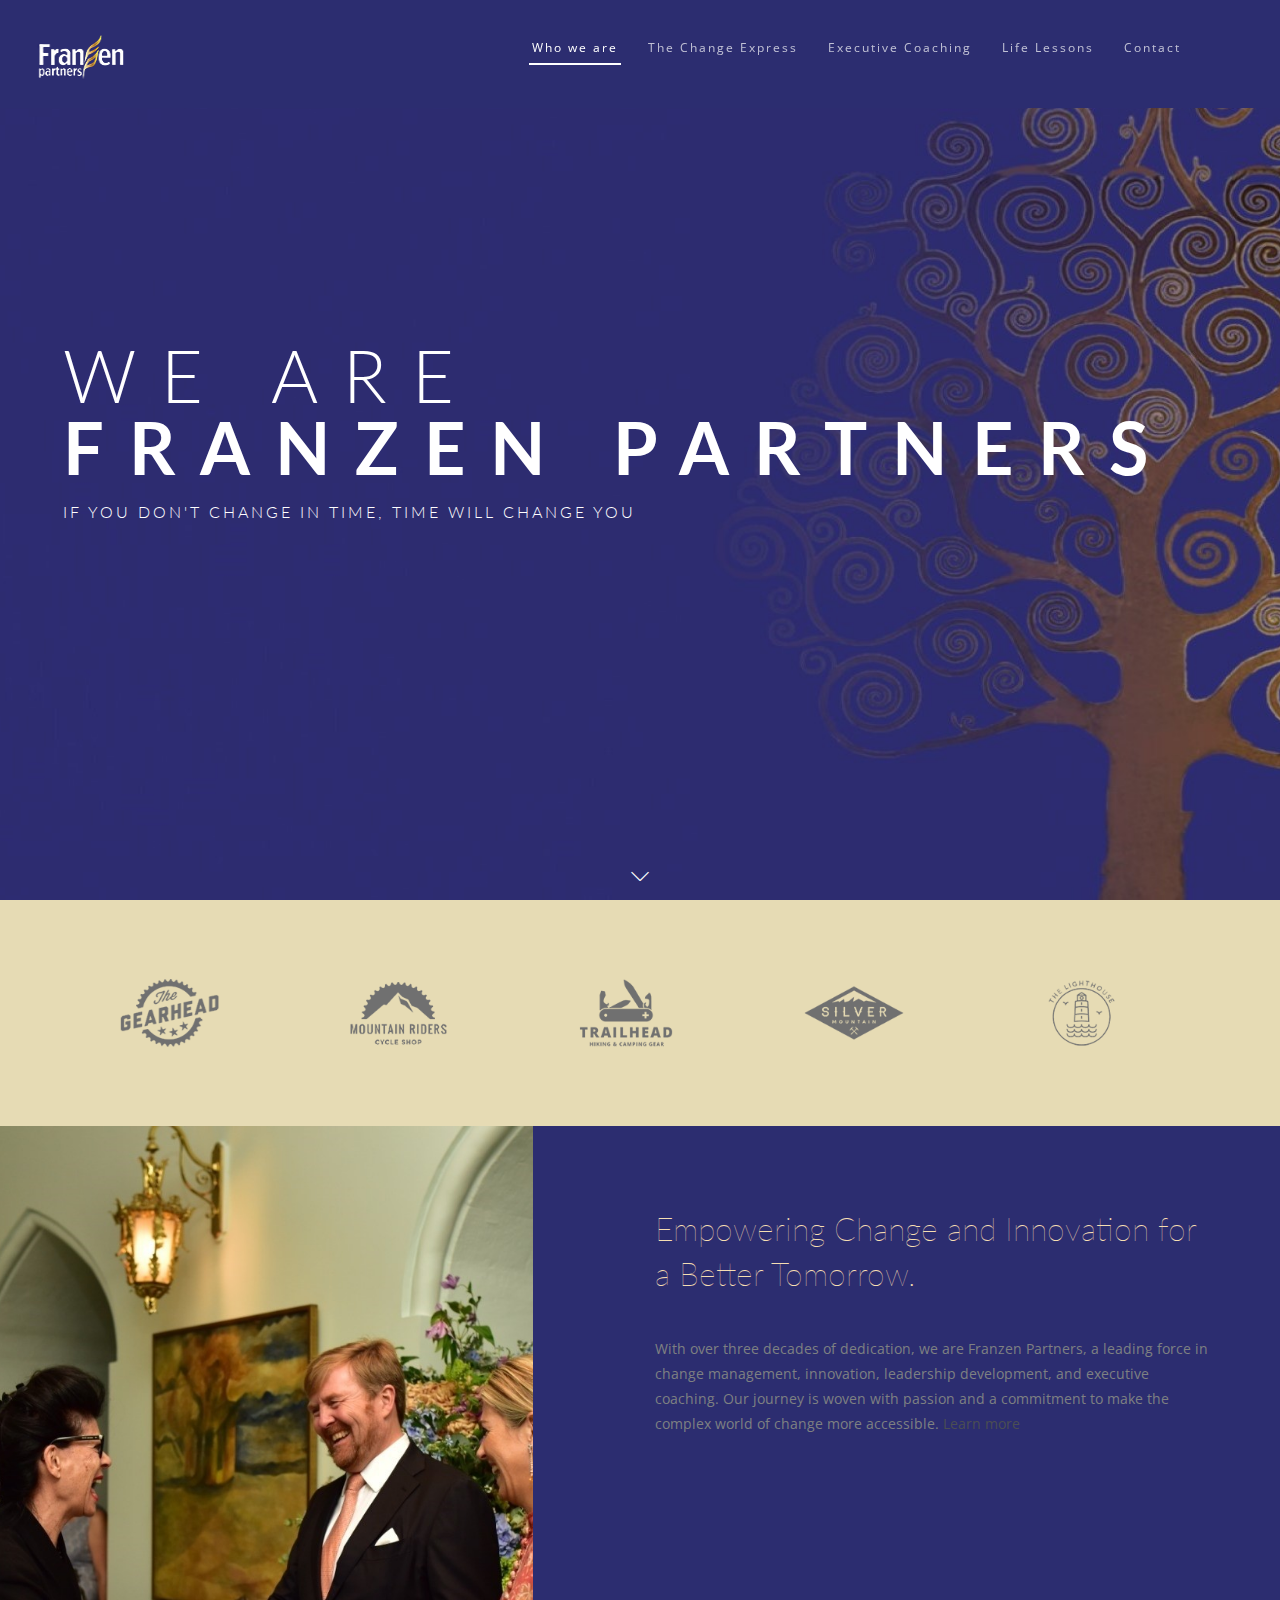
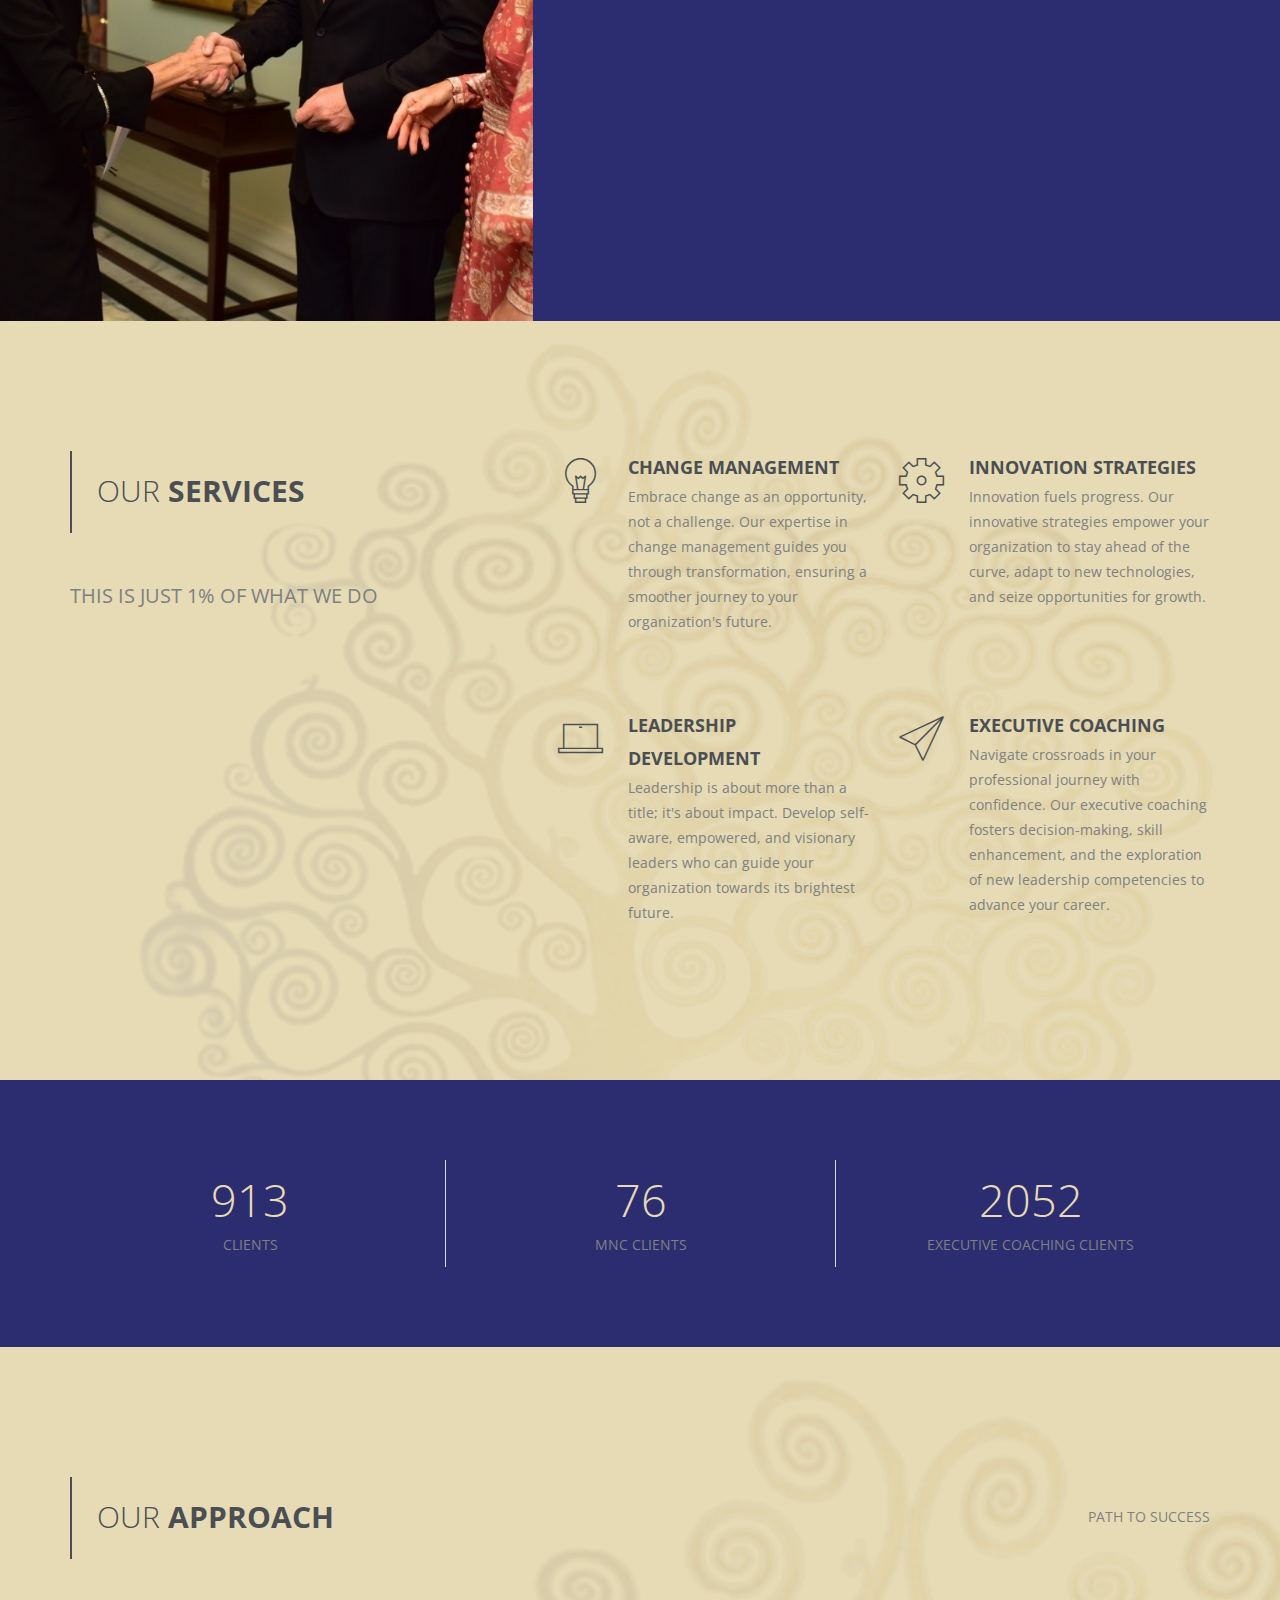
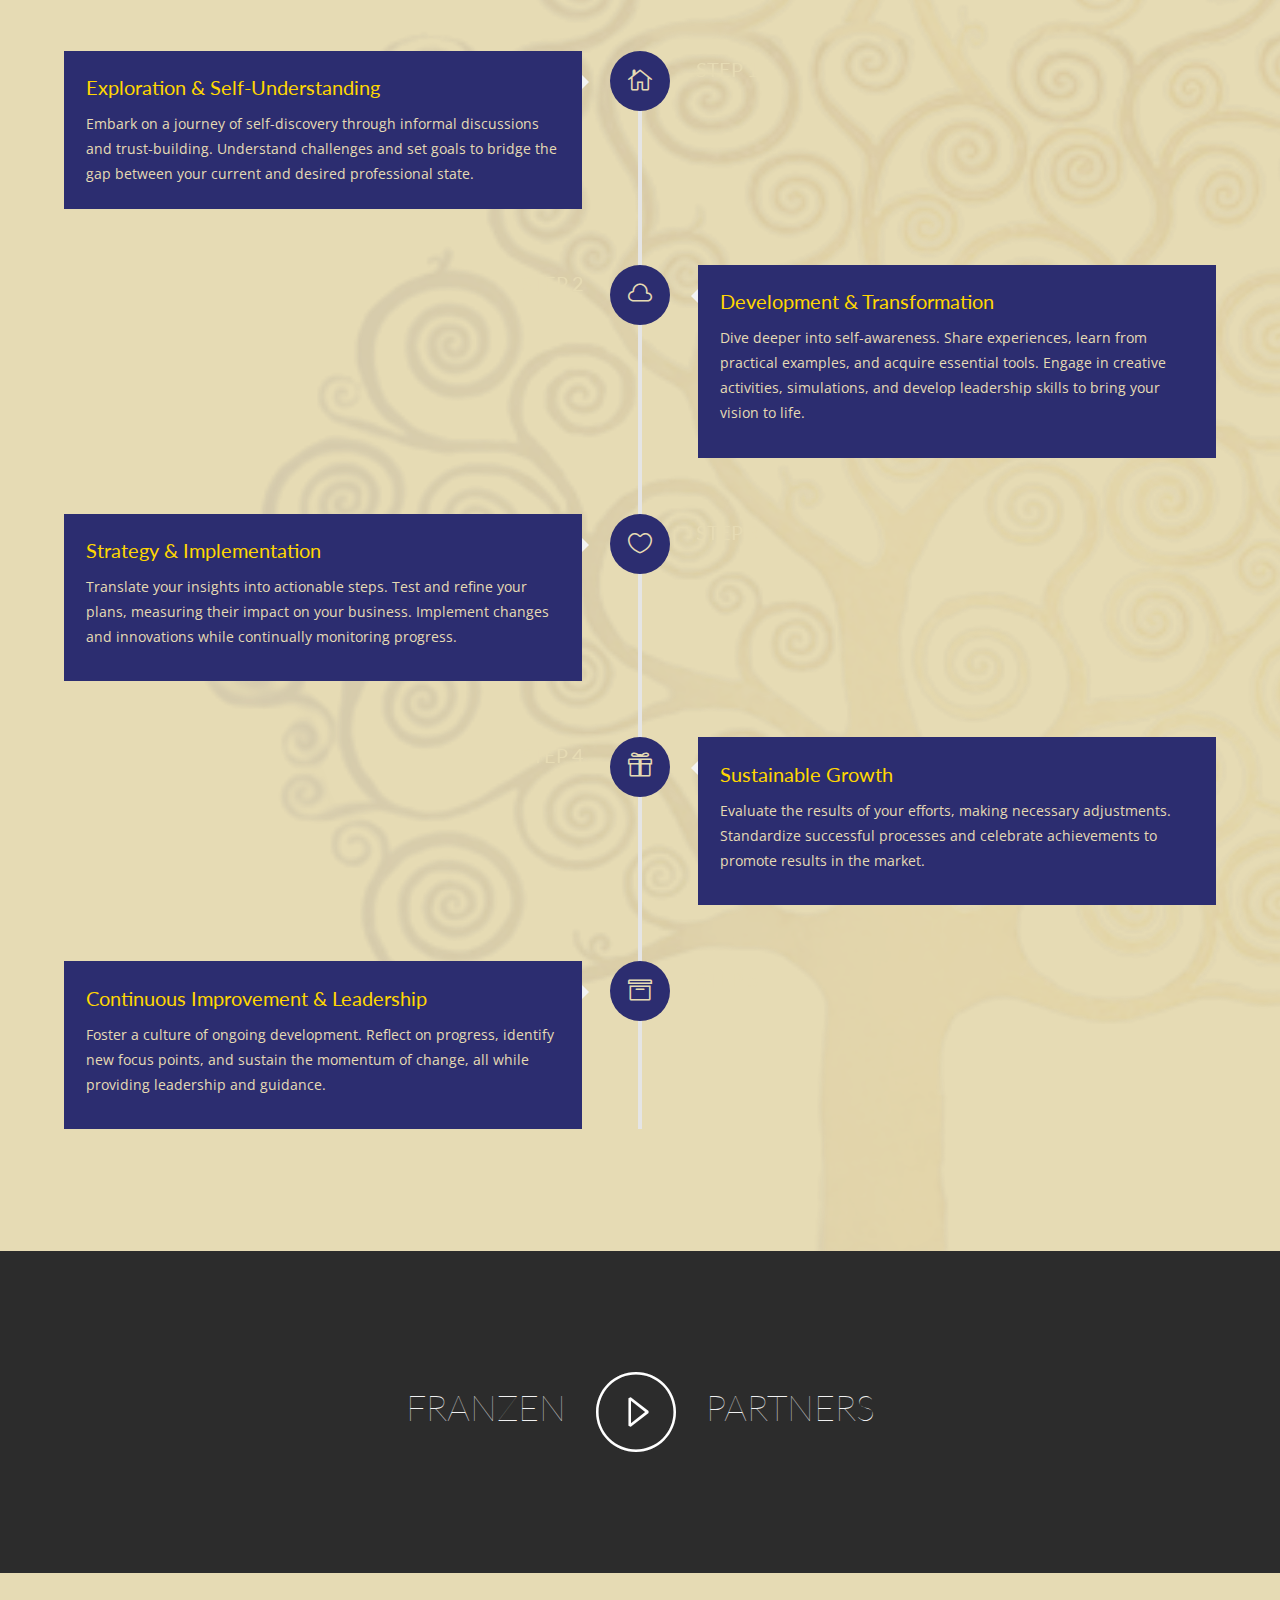
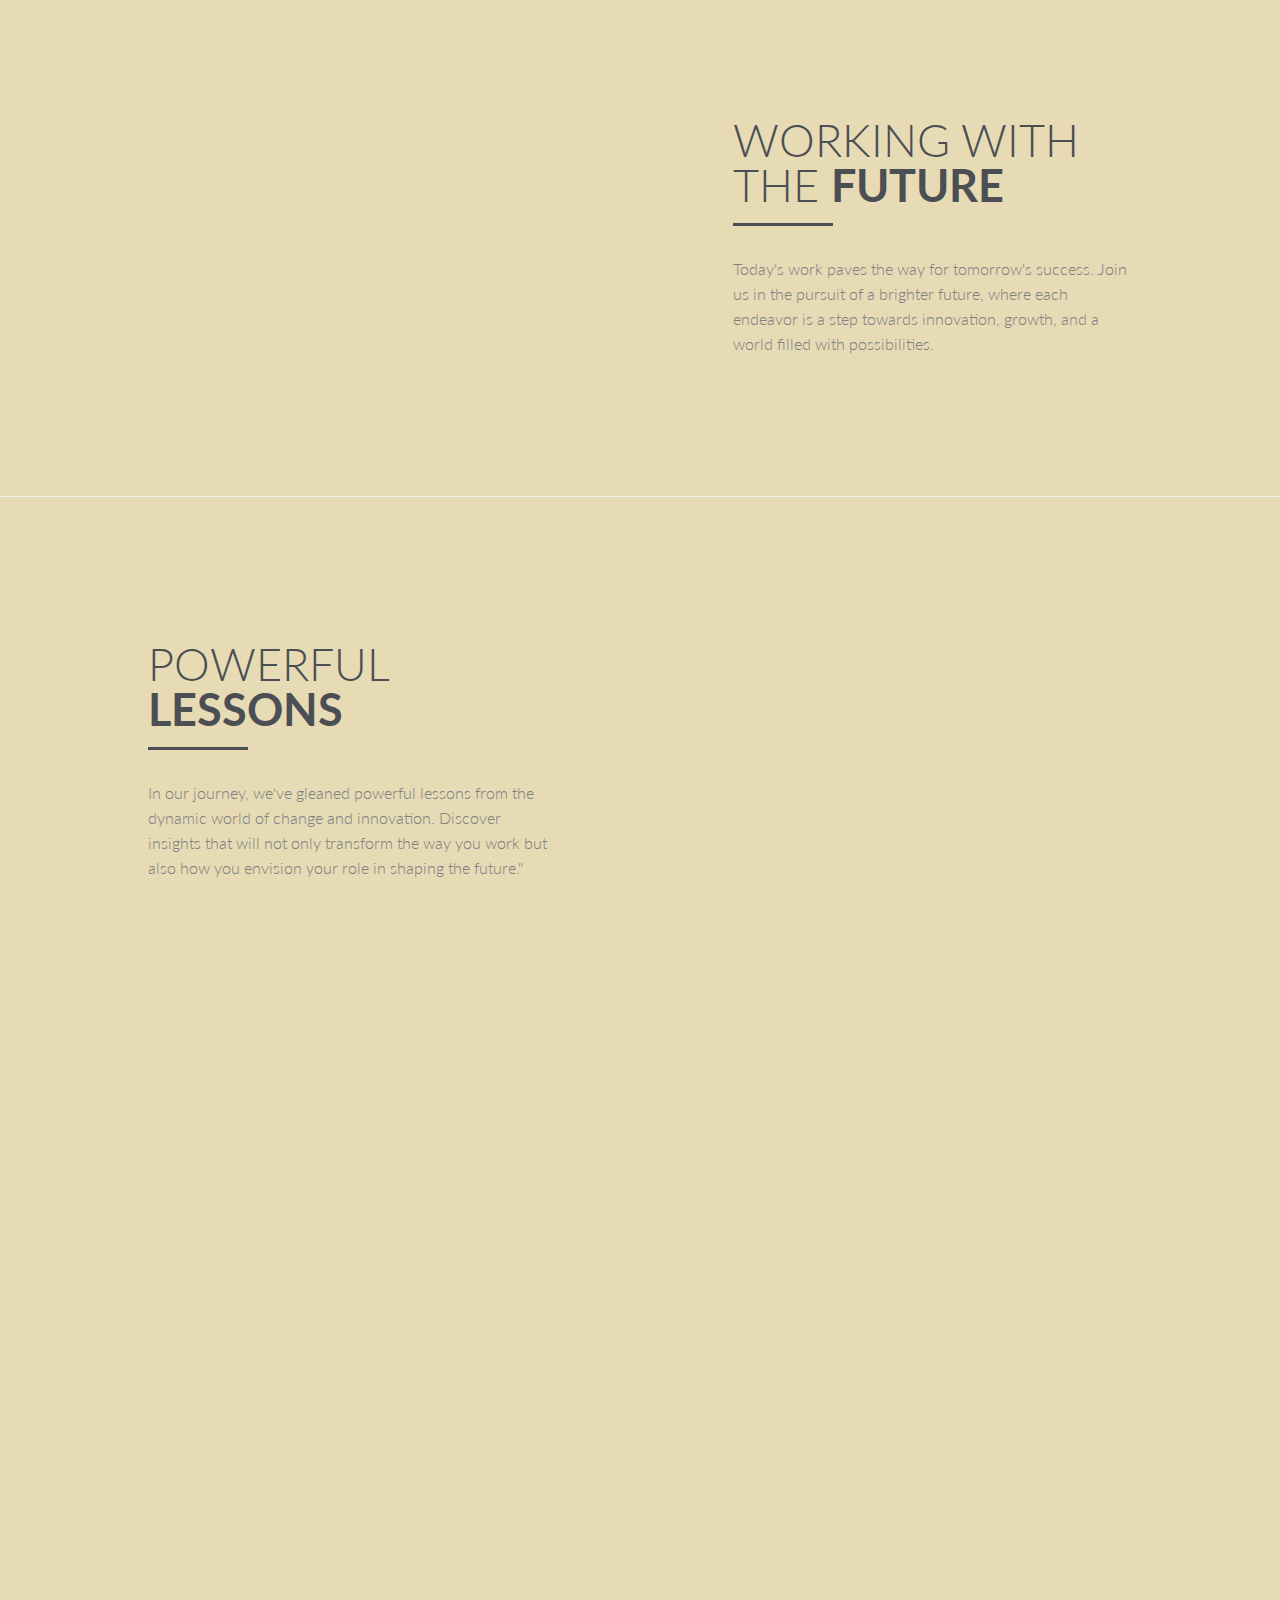
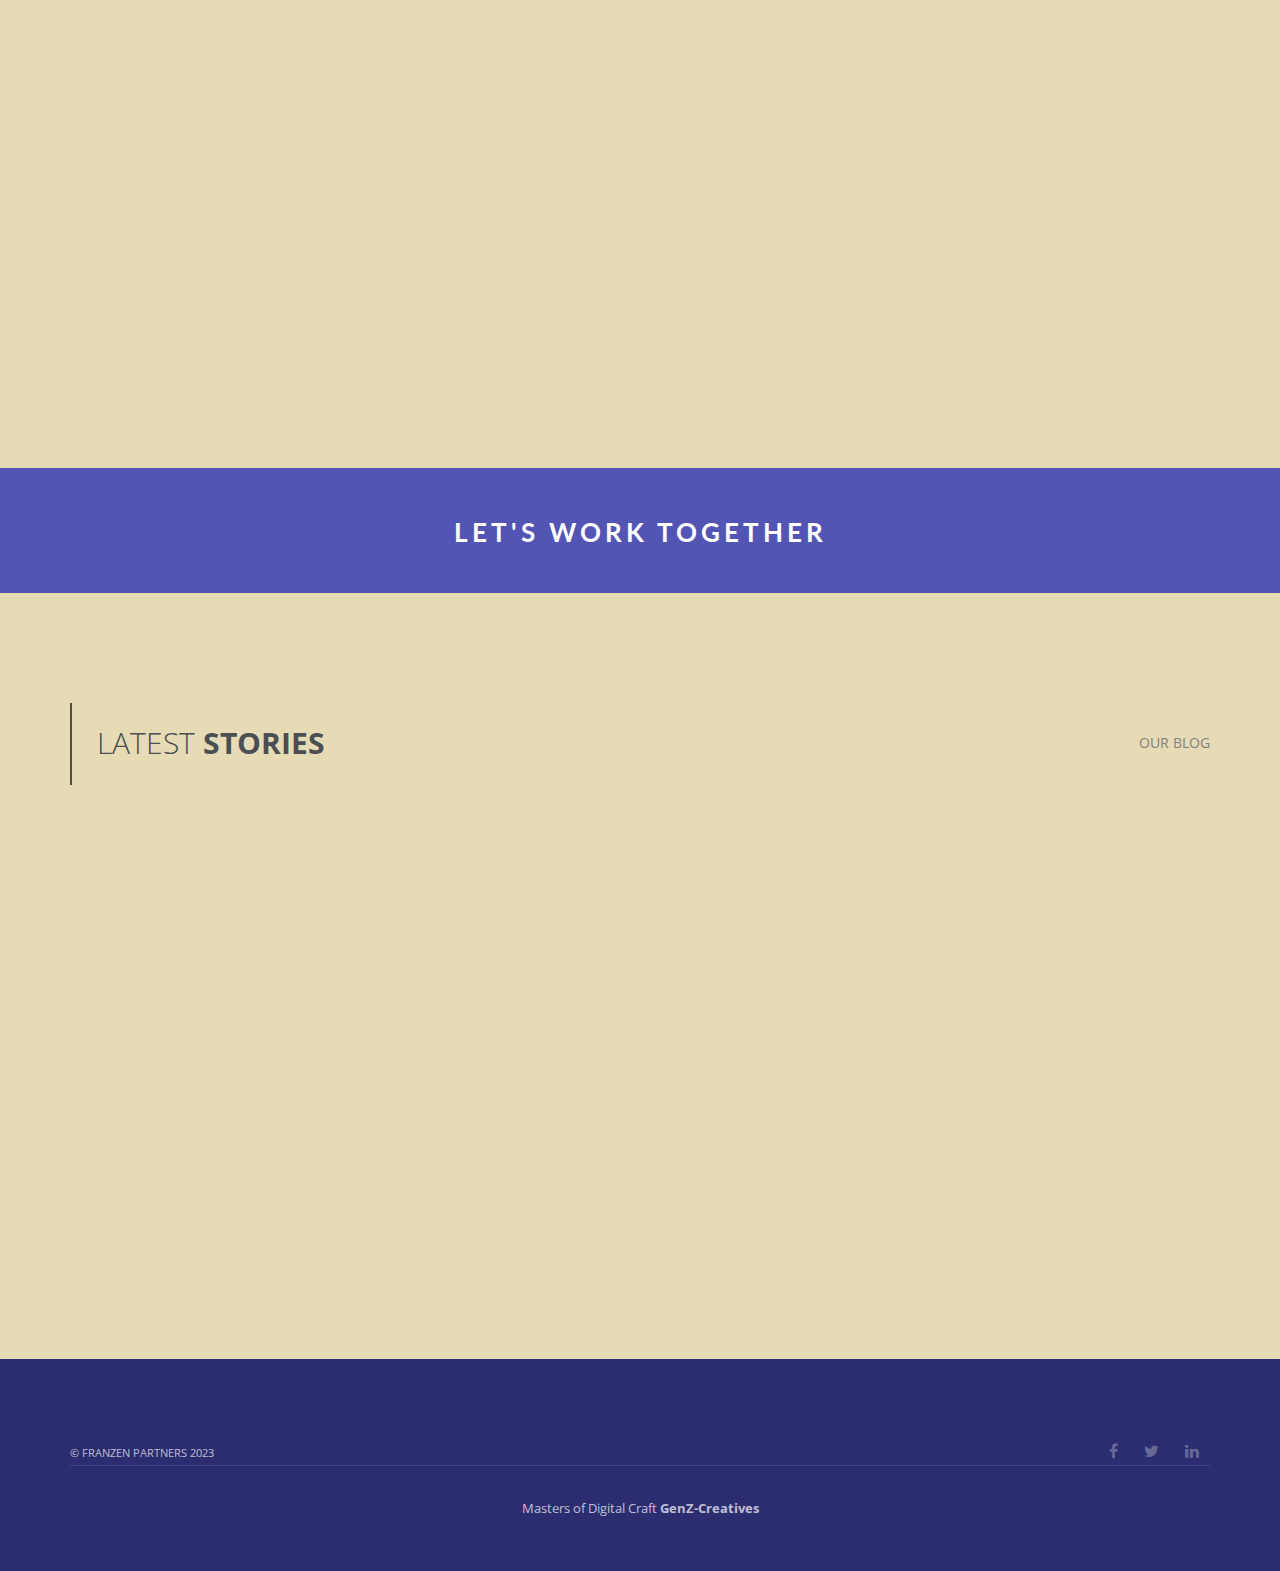
<file: index.html>
<!DOCTYPE html>

<html lang="en">
  <head>
    <title>Franzen Partners</title>
    <meta charset="utf-8" />
    <!--[if IE
      ]><meta http-equiv="X-UA-Compatible" content="IE=edge"
    /><![endif]-->

    <!-- FAVICONS -->
    <link href="images/FP/favicon.png" rel="icon" />

    <!-- CSS -->

    <!-- BOOTSTRAP -->
    <link rel="stylesheet" href="css/bootstrap.min.css" />

    <!-- GOOGLE FONT -->
    <link
      href="https://fonts.googleapis.com/css?family=Lato:300,400,700%7COpen+Sans:400,300,700"
      rel="stylesheet"
      type="text/css"
    />

    <!-- ICONS ELEGANT FONT & FONT AWESOME & LINEA ICONS -->
    <link rel="stylesheet" href="css/icons-fonts.css" />

    <!-- TEXT ROTATOR -->
    <link rel="stylesheet" href="css/text-rotator.css" />

    <!-- CSS THEME -->
    <link rel="stylesheet" href="css/style.css" />

    <!-- ANIMATE -->
    <link rel="stylesheet" href="css/animate.min.css" />
  </head>
  <body>
    <!-- LOADER -->
    <div id="loader-overflow">
      <div id="loader3">Please enable JS</div>
    </div>

    <div id="wrap" class="boxed">
      <div class="grey-bg">
        <!-- Grey BG  -->
        <div class="header-transporent-bg-black">
          <!-- HEADER -->
          <header id="nav" class="header header-1 black-header">
            <div class="header-wrapper" style="background-color: #2c2d70">
              <div class="container-m-30 clearfix">
                <div class="logo-row">
                  <!-- LOGO -->
                  <div class="logo-container-2">
                    <div class="logo-2">
                      <a href="index.html" class="clearfix">
                        <img
                          style="height: 5rem; width: 10rem"
                          src="images/FP/logo.png"
                          class="logo-img"
                          alt="Logo"
                        />
                      </a>
                    </div>
                  </div>
                  <!-- BUTTON -->
                  <div class="menu-btn-respons-container">
                    <button
                      type="button"
                      class="navbar-toggle btn-navbar collapsed"
                      data-toggle="collapse"
                      data-target="#main-menu .navbar-collapse"
                    >
                      <span
                        aria-hidden="true"
                        class="icon_menu hamb-mob-icon"
                      ></span>
                    </button>
                  </div>
                </div>
              </div>

              <!-- MAIN MENU CONTAINER -->
              <div class="main-menu-container">
                <div class="container-m-30 clearfix">
                  <!-- MAIN MENU -->
                  <div id="main-menu">
                    <div class="navbar navbar-default" role="navigation">
                      <!-- MAIN MENU LIST -->
                      <nav
                        class="collapse collapsing navbar-collapse right-1024"
                      >
                        <ul class="nav navbar-nav">
                          <!-- MENU ITEM -->
                          <li class="current">
                            <a href="index.html"
                              ><div class="main-menu-title">Who we are</div></a
                            >
                          </li>

                          <!-- MENU ITEM -->
                          <li>
                            <a href="changeExpress.html"
                              ><div class="main-menu-title">
                                The Change Express
                              </div></a
                            >
                          </li>

                          <!-- MENU ITEM -->
                          <li>
                            <a href="executive.html"
                              ><div class="main-menu-title">
                                Executive Coaching
                              </div></a
                            >
                            <!-- <ul class="sub">
                              <li>
                                <a href="about.html">About Us</a>
                              </li>
  
                              <li>
                                <a href="marianne.html">Founder</a>
                              </li>
                            </ul> -->
                          </li>

                          <!-- MENU ITEM -->
                          <li class="parent">
                            <a
                              ><div class="main-menu-title">
                                Life Lessons
                              </div></a
                            >
                            <ul class="sub">
                              <li>
                                <a href="blog.html">Female Leadership</a>
                              </li>

                              <li>
                                <a href="blog.html">INDIAN IMPRESSIONS</a>
                              </li>
                              <li>
                                <a href="index.html#FAQ"
                                  >WORK RELATED STORIES</a
                                >
                              </li>
                            </ul>
                          </li>

                          <!-- MENU ITEM -->
                          <li>
                            <a href="contact.html"
                              ><div class="main-menu-title">Contact</div></a
                            >
                          </li>
                        </ul>
                      </nav>
                    </div>
                  </div>
                  <!-- END main-menu -->
                </div>
                <!-- END container-m-30 -->
              </div>
              <!-- END main-menu-container -->
            </div>
            <!-- END header-wrapper -->
          </header>

          <!-- STATIC MEDIA IMAGE -->
          <div
            class="sm-img-bg-fullscr parallax-section"
            style="background-image: url(images/FP/cover.jpg)"
            data-stellar-background-ratio="0.5"
          >
            <div class="container sm-content-cont js-height-fullscr">
              <div class="sm-cont-middle">
                <!-- OPACITY container -->
                <div class="opacity-scroll2">
                  <!-- LAYER NR. 1 -->

                  <h1
                    class="cd-headline zoom light-72-wide font-white sm-mt-20 sm-mb-20"
                  >
                    <span>WE ARE</span>
                    <span class="cd-words-wrapper waiting">
                      <b>DRIVING CHANGE</b>
                      <b class="is-visible">FRANZEN PARTNERS</b>
                    </span>
                  </h1>

                  <!-- LAYER NR. 2 -->
                  <div class="font-white norm-16-wide hide-0-736 sm-mb-60">
                    IF YOU DON'T CHANGE IN TIME, TIME WILL CHANGE YOU
                  </div>
                </div>
              </div>
            </div>
            <!-- SCROLL ICON -->
            <div class="local-scroll-cont font-white">
              <a href="#about" class="scroll-down smooth-scroll">
                <div class="icon icon-arrows-down"></div>
              </a>
            </div>
          </div>
        </div>

        <!-- OUR CLIENTS 2 -->
        <div class="container">
          <div class="row">
            <div class="col-md-12">
              <div id="owl-clients" class="owl-carousel our-clients-cont">
                <div class="item">
                  <img src="images/clients/1.png" alt="client" />
                </div>
                <div class="item">
                  <img src="images/clients/2.png" alt="client" />
                </div>
                <div class="item">
                  <img src="images/clients/3.png" alt="client" />
                </div>
                <div class="item">
                  <img src="images/clients/4.png" alt="client" />
                </div>
                <div class="item">
                  <img src="images/clients/5.png" alt="client" />
                </div>
                <div class="item">
                  <img src="images/clients/6.png" alt="client" />
                </div>
                <div class="item">
                  <img src="images/clients/7.png" alt="client" />
                </div>
              </div>
            </div>
          </div>
        </div>

        <!-- ABOUT -->
        <div class="page-section grey-light-bg clearfix">
          <div class="fes7-img-cont col-md-5">
            <div
              class="fes7-img"
              style="background-image: url(images/FP/about.jpg)"
            >
              <div class="image-overlay" style="font-size: 1.5rem">
                Prof Drs Marianne J Franzen meets the Royal Family of The
                Netherlands, Mumbai, October 2019
              </div>
            </div>
          </div>

          <div class="container">
            <div class="row">
              <div
                class="col-md-6 col-md-offset-6 fes7-text-cont p-80-cont"
                style="padding-bottom: 2rem"
              >
                <h1>
                  <span class="font-light" style="color: wheat"
                    >Empowering Change and Innovation for a Better
                    Tomorrow.</span
                  >
                </h1>
                <p class="mb-60">
                  With over three decades of dedication, we are Franzen
                  Partners, a leading force in change management, innovation,
                  leadership development, and executive coaching. Our journey is
                  woven with passion and a commitment to make the complex world
                  of change more accessible.
                  <span id="more-text" class="hidden-content">
                    We've collaborated with professionals, clients, and partners
                    worldwide to create a dynamic ecosystem. Our toolbox, 'The
                    Change Express,' empowers you with practical solutions for
                    staying ahead in a rapidly evolving business landscape. We
                    are a team of dedicated professionals driven to guide
                    individuals, teams, and organizations in embracing change
                    and innovation in engaging and sustainable ways. Join us in
                    shaping a brighter future.
                  </span>
                  <a
                    id="learn-more-button"
                    href="javascript:void(0);"
                    onclick="toggleContent()"
                    >Learn more</a
                  >
                </p>

                <div class="row">
                  <div class="col-md-6 col-sm-6">
                    <div class="fes7-box wow fadeIn" data-wow-delay="400ms">
                      <div class="fes7-box-icon">
                        <div
                          class="icon icon-basic-bolt"
                          style="color: #e6dbb4"
                        ></div>
                      </div>
                      <h3 style="color: wheat">Our Mission</h3>
                      <p>
                        Driving transformative change and innovation for
                        organizations worldwide.
                      </p>
                    </div>
                  </div>

                  <div class="col-md-6 col-sm-6">
                    <div class="fes7-box wow fadeIn" data-wow-delay="600ms">
                      <div class="fes7-box-icon">
                        <div
                          class="icon icon-ecommerce-graph-increase"
                          style="color: #e6dbb4"
                        ></div>
                      </div>
                      <h3 style="color: wheat">Our Values</h3>
                      <p>
                        Guided by a commitment to integrity, collaboration, and
                        sustainable progress.
                      </p>
                    </div>
                  </div>
                </div>
              </div>
              <div
                class="col-md-8 col-lg-7 col-lg-offset-6"
                style="padding-bottom: 5rem"
              >
                <div class="row">
                  <div class="col-md-6 col-sm-6 pb-10">
                    <div class="fes5-box wow fadeIn">
                      <h3 style="color: wheat">Embracing Change</h3>
                      <p>
                        "We live by the belief that change is the constant in
                        life, and we're dedicated to helping organizations and
                        individuals not only navigate change but also thrive in
                        it. Embracing change is at the heart of our mission.
                      </p>
                    </div>
                  </div>

                  <div class="col-md-6 col-sm-6 pb-10">
                    <div class="fes5-box wow fadeIn" data-wow-delay="200ms">
                      <h3 style="color: wheat">Inspiring Innovation</h3>
                      <p>
                        By fostering creative thinking and embracing disruptive
                        technologies, we inspire innovation. Our passion lies in
                        exploring new horizons and helping others do the same.
                      </p>
                    </div>
                  </div>
                </div>
              </div>
            </div>

            <!--end of row-->
          </div>
        </div>

        <!-- WORK PROCESS 1 -->
        <div class="page-section brey-light-bg">
          <div class="container fes4-cont">
            <div class="row">
              <div class="col-md-4">
                <div class="mb-50">
                  <h2 class="section-title">
                    OUR <span class="bold">SERVICES</span>
                  </h2>
                </div>
                <p class="mb-50" style="font-size: 2rem">
                  THIS IS JUST 1% OF WHAT WE DO
                </p>
              </div>
              <div class="col-md-7 col-lg-offset-1">
                <div class="row">
                  <div class="col-xs-12 col-sm-6 col-md-6">
                    <div class="fes4-box">
                      <div class="fes4-title-cont">
                        <div class="fes4-box-icon">
                          <div class="icon icon-basic-lightbulb"></div>
                        </div>
                        <h3><span class="bold">CHANGE MANAGEMENT</span></h3>
                        <p>
                          Embrace change as an opportunity, not a challenge. Our
                          expertise in change management guides you through
                          transformation, ensuring a smoother journey to your
                          organization's future.
                        </p>
                      </div>
                    </div>
                  </div>
                  <div class="col-xs-12 col-sm-6 col-md-6">
                    <div class="fes4-box">
                      <div class="fes4-title-cont">
                        <div class="fes4-box-icon">
                          <div class="icon icon-basic-gear"></div>
                        </div>
                        <h3><span class="bold">INNOVATION STRATEGIES</span></h3>
                        <p>
                          Innovation fuels progress. Our innovative strategies
                          empower your organization to stay ahead of the curve,
                          adapt to new technologies, and seize opportunities for
                          growth.
                        </p>
                      </div>
                    </div>
                  </div>
                </div>

                <div class="row">
                  <div class="col-xs-12 col-sm-6 col-md-6">
                    <div class="fes4-box">
                      <div class="fes4-title-cont">
                        <div class="fes4-box-icon">
                          <div class="icon icon-basic-laptop"></div>
                        </div>
                        <h3>
                          <span class="bold">LEADERSHIP DEVELOPMENT</span>
                        </h3>
                        <p>
                          Leadership is about more than a title; it's about
                          impact. Develop self-aware, empowered, and visionary
                          leaders who can guide your organization towards its
                          brightest future.
                        </p>
                      </div>
                    </div>
                  </div>
                  <div class="col-xs-12 col-sm-6 col-md-6">
                    <div class="fes4-box">
                      <div class="fes4-title-cont">
                        <div class="fes4-box-icon">
                          <div class="icon icon-basic-paperplane"></div>
                        </div>
                        <h3><span class="bold">EXECUTIVE COACHING</span></h3>
                        <p>
                          Navigate crossroads in your professional journey with
                          confidence. Our executive coaching fosters
                          decision-making, skill enhancement, and the
                          exploration of new leadership competencies to advance
                          your career.
                        </p>
                      </div>
                    </div>
                  </div>
                </div>
              </div>
            </div>
          </div>
        </div>

        <!-- COUNTERS 1 -->
        <div id="counter-1" class="page-section p-80-cont grey-light-bg">
          <div class="container">
            <div class="row text-center">
              <!-- Item -->
              <div class="col-xs-6 col-sm-4">
                <div class="count-number" style="color: #e6dbb4">913</div>
                <div class="count-descr">
                  <span class="count-title">CLIENTS</span>
                </div>
              </div>

              <!-- Item -->
              <div class="col-xs-6 col-sm-4">
                <div class="count-number" style="color: #e6dbb4">76</div>
                <div class="count-descr">
                  <span class="count-title">MNC CLIENTS</span>
                </div>
              </div>

              <!-- Item -->
              <div class="col-xs-6 col-sm-4">
                <div class="count-number" style="color: #e6dbb4">2052</div>
                <div class="count-descr">
                  <span class="count-title">EXECUTIVE COACHING CLIENTS</span>
                </div>
              </div>
            </div>
          </div>
        </div>

        <!-- 12 STEPS -->
        <div class="page-section fes4-cont brey-light-bg">
          <div class="container">
            <div class="mb-50">
              <h2 class="section-title pr-0">
                OUR <span class="bold">APPROACH</span
                ><a class="section-more right">PATH TO SUCCESS</a>
              </h2>
            </div>
          </div>
          <section id="cd-timeline" class="cd-container mb-100">
            <div class="cd-timeline-block">
              <div
                class="cd-timeline-img cd-picture"
                style="background-color: #2c2d70; color: #e6dbb4"
              >
                <span aria-hidden="true" class="icon_house_alt"></span>
              </div>
              <!-- cd-timeline-img -->

              <div
                class="cd-timeline-content"
                style="background-color: #2c2d70; color: #e6dbb4"
              >
                <h2 style="color: gold">Exploration & Self-Understanding</h2>
                <div>
                  Embark on a journey of self-discovery through informal
                  discussions and trust-building. Understand challenges and set
                  goals to bridge the gap between your current and desired
                  professional state.
                </div>
                <span class="cd-date"
                  ><span class="cd-date-year">STEP 1</span></span
                >
              </div>
              <!-- cd-timeline-content -->
            </div>
            <!-- cd-timeline-block -->

            <div class="cd-timeline-block">
              <div
                class="cd-timeline-img cd-picture"
                style="background-color: #2c2d70; color: #e6dbb4"
              >
                <span aria-hidden="true" class="icon_cloud_alt"></span>
              </div>
              <!-- cd-timeline-img -->

              <div
                class="cd-timeline-content"
                style="background-color: #2c2d70; color: #e6dbb4"
              >
                <h2 style="color: gold">Development & Transformation</h2>
                <p>
                  Dive deeper into self-awareness. Share experiences, learn from
                  practical examples, and acquire essential tools. Engage in
                  creative activities, simulations, and develop leadership
                  skills to bring your vision to life.
                </p>
                <span class="cd-date"
                  ><span class="cd-date-year">STEP 2</span></span
                >
              </div>
              <!-- cd-timeline-content -->
            </div>
            <!-- cd-timeline-block -->

            <div class="cd-timeline-block">
              <div
                class="cd-timeline-img cd-picture"
                style="background-color: #2c2d70; color: #e6dbb4"
              >
                <span aria-hidden="true" class="icon_heart_alt"></span>
              </div>
              <!-- cd-timeline-img -->

              <div
                class="cd-timeline-content"
                style="background-color: #2c2d70; color: #e6dbb4"
              >
                <h2 style="color: gold">Strategy & Implementation</h2>
                <p>
                  Translate your insights into actionable steps. Test and refine
                  your plans, measuring their impact on your business. Implement
                  changes and innovations while continually monitoring progress.
                </p>
                <span class="cd-date"
                  ><span class="cd-date-year">STEP 3</span></span
                >
              </div>
              <!-- cd-timeline-content -->
            </div>
            <!-- cd-timeline-block -->

            <div class="cd-timeline-block">
              <div
                class="cd-timeline-img cd-picture"
                style="background-color: #2c2d70; color: #e6dbb4"
              >
                <span aria-hidden="true" class="icon_gift_alt"></span>
              </div>
              <!-- cd-timeline-img -->

              <div
                class="cd-timeline-content"
                style="background-color: #2c2d70; color: #e6dbb4"
              >
                <h2 style="color: gold">Sustainable Growth</h2>
                <p>
                  Evaluate the results of your efforts, making necessary
                  adjustments. Standardize successful processes and celebrate
                  achievements to promote results in the market.
                </p>
                <span class="cd-date"
                  ><span class="cd-date-year">STEP 4</span></span
                >
              </div>
              <!-- cd-timeline-content -->
            </div>
            <!-- cd-timeline-block -->

            <div class="cd-timeline-block">
              <div
                class="cd-timeline-img cd-picture"
                style="background-color: #2c2d70; color: #e6dbb4"
              >
                <span aria-hidden="true" class="icon_archive_alt"></span>
              </div>
              <!-- cd-timeline-img -->

              <div
                class="cd-timeline-content"
                style="background-color: #2c2d70; color: #e6dbb4"
              >
                <h2 style="color: gold">Continuous Improvement & Leadership</h2>
                <p>
                  Foster a culture of ongoing development. Reflect on progress,
                  identify new focus points, and sustain the momentum of change,
                  all while providing leadership and guidance.
                </p>
                <span class="cd-date"
                  ><span class="cd-date-year">STEP 5</span></span
                >
              </div>
              <!-- cd-timeline-content -->
            </div>
            <!-- cd-timeline-block -->
          </section>
        </div>

        <!-- VIDEO ADS 1 -->
        <div class="page-section video-ads-bg">
          <div class="container">
            <div class="video-ads-text-cont clearfix">
              <span class="video-ads-text">FRANZEN</span>
              <span class="video-ads-a">
                <a class="popup-youtube">
                  <span class="icon icon-music-play-button"></span>
                </a>
              </span>
              <span class="video-ads-text">PARTNERS</span>
            </div>
          </div>
        </div>

        <!-- ADS 1 -->
        <div class="page-section">
          <div class="container">
            <div class="row">
              <div class="col-md-6 left-50">
                <div class="fes2-main-text-cont">
                  <div class="title-fs-45">
                    WORKING WITH THE
                    <span class="bold">FUTURE</span>
                  </div>
                  <div class="line-3-100"></div>
                  <div class="fes2-text-cont">
                    Today's work paves the way for tomorrow's success. Join us
                    in the pursuit of a brighter future, where each endeavor is
                    a step towards innovation, growth, and a world filled with
                    possibilities.
                  </div>
                </div>
              </div>

              <div class="col-md-6 right-50 wow fadeInLeft">
                <div class="ads-img-cont" style="position: relative">
                  <img
                    src="images/FP/award.jpg"
                    alt="img"
                    style="width: 100%"
                  />
                  <div class="image-overlay">
                    Prof Drs Marianne J Franzen meets the Royal Family of
                    Bangalore, Queens palace.
                  </div>
                </div>
              </div>
            </div>
          </div>
        </div>

        <!-- DIVIDER -->
        <hr class="mt-0 mb-0" />

        <!-- ADS 2 -->
        <div class="page-section">
          <div class="container">
            <div class="row">
              <div class="col-md-6">
                <div class="fes2-main-text-cont">
                  <div class="title-fs-45">
                    POWERFUL<br />
                    <span class="bold">LESSONS</span>
                  </div>
                  <div class="line-3-100"></div>
                  <div class="fes2-text-cont">
                    In our journey, we've gleaned powerful lessons from the
                    dynamic world of change and innovation. Discover insights
                    that will not only transform the way you work but also how
                    you envision your role in shaping the future."
                  </div>
                </div>
              </div>

              <div class="col-md-6 wow fadeInRight">
                <div class="ads-img-cont">
                  <img src="images/FP/req.jpg" alt="img" />
                  <div class="image-overlay">
                    Prof Drs Marianne J Franzen meets Paul Fernandes, Founder
                    and CEO of aPaulogy Gallery, Bangalore, March 2022
                  </div>
                </div>
              </div>
            </div>
          </div>
        </div>

        <!-- faq -->
        <div id="FAQ" class="wow fadeIn grey-dark-bg">
          <div class="container p-110-cont">
            <div class="row">
              <div class="col-md-12">
                <div class="mb-50">
                  <h2 class="section-title pr-0" style="color: white">
                    WORK RELATED<span class="bold"> STORIES</span
                    ><a class="section-more right">FAQ</a>
                  </h2>
                </div>
                <dl class="accordion">
                  <dt>
                    <a
                      href="#"
                      style="
                        font-size: 2rem;
                        color: wheat;
                        font-weight: bold;
                        background-color: gray;
                      "
                      >Aviation sector</a
                    >
                  </dt>
                  <dd style="background-color: #e6dbb4; color: black">
                    The main question that was asked was: how to implement a
                    five-year vision in an organisation active in the aviation
                    sector? And it wasn't just that. How to ensure that all
                    professionals and managers understand and feel aligned and
                    motivated to bridge the gap between the current and desired
                    situation of the company? 120 people from sales, marketing
                    and HR developed plans and roadmaps for the coming years
                    while answering the question: what is in it for me and how
                    can I best contribute? With practical and creative
                    simulations, everybody started to imagine how they saw the
                    near future for the company and what potential changes might
                    occur. The end result was extremely tangible: they
                    co-created a glossy magazine with personal stories and what
                    critical success factors are required for change. Everybody
                    involved was so motivated that the magazine was developed
                    within 24 hours by the 120 participants together in New
                    Delhi (India). The beauty lies in a concrete product created
                    collectively with lessons learned to guide their next
                    change. That certainly brings motivation!
                  </dd>
                  <dt>
                    <a
                      href="#"
                      style="
                        font-size: 2rem;
                        color: wheat;
                        font-weight: bold;
                        background-color: gray;
                      "
                      >Electronics and consumer goods sector</a
                    >
                  </dt>
                  <dd style="background-color: #e6dbb4; color: black">
                    A company was struggling with how to reduce the lead time of
                    innovation within R&D departments in order to stay ahead of
                    the competition globally? In collaboration with internal
                    consultants from Eindhoven, Hasselt (Belgium) and Nijmegen
                    (Netherlands), the marketing department and the pilot
                    factory of the company developed a detailed overview of the
                    R&D steps covering the range: from idea to market. We
                    focused on interdisciplinary communication, entrepreneurship
                    and teambuilding. Can we put ourselves into the shoes of a
                    marketing professional while we are R&D experts and vice
                    versa? Empathy and understanding each other's perspectives
                    was key in order for the professionals to feel ownership of
                    the new ways of working. Together with the client we were
                    able to achieve that within 6 months via simulations,client
                    interviews and feedback, piloting and coaching on the job.
                  </dd>
                  <dt>
                    <a
                      href="#"
                      style="
                        font-size: 2rem;
                        color: wheat;
                        font-weight: bold;
                        background-color: gray;
                      "
                      >Trading sector</a
                    >
                  </dt>
                  <dd style="background-color: #e6dbb4; color: black">
                    In this sector there were multiple challenges to be tackled
                    at the same time. How to increase profit after five years of
                    stagnation, how to strengthen international collaboration
                    among different units across Asia Pacific and how to become
                    aware of the right behaviour fit for the local market? A big
                    task at hand for 200 professionals from the trading sector
                    of IKEA in India, Pakistan, Bangladesh and Sri Lanka. All of
                    this while keeping in mind the 4000 suppliers in the local
                    textile industry that had to work according to IKEA values.
                    During a 10-months training and coaching on the job, with a
                    variety of training activities in different countries,
                    theoretical and practical learnings on change and social
                    innovation, leadership and entrepreneurship were key. The
                    end result? An increase in turnover of 15%!
                  </dd>
                  <dt>
                    <a
                      href="#"
                      style="
                        font-size: 2rem;
                        color: wheat;
                        font-weight: bold;
                        background-color: gray;
                      "
                    >
                      Healthcare sector
                    </a>
                  </dt>
                  <dd style="background-color: #e6dbb4; color: black">
                    Even though we have worked with various healthcare
                    organisations across Europe and India, we are keen to
                    highlight one in particular. This eye-hospital in South
                    India asked us: how can we best increase patients'
                    satisfaction in our eye hospitals and improve communication
                    between our medical and administrative staff in Pondicherry,
                    Madurai and Coimbatore, India? After receiving a
                    train-the-trainer program on client focus, survey methods,
                    effective communication and team building, the HR staff and
                    the nurses were able to develop, guide and analyse the
                    results of a tailor-made survey for 4000 patients. The
                    survey results were analysed and implemented on the job
                    immediately. We were amazed with the motivation and drive of
                    the staff after they understood the patients' feedback! The
                    level of satisfaction with patients increased over time
                    making the medical staff realise that communication and
                    interaction is key. We prepared the medical staff in
                    leadership and change skills to increase their confidence in
                    leading change by themselves in the future. For three
                    consecutive years, participants received refreshment courses
                    and train-the-trainer sessions in order to sustain the
                    change.
                  </dd>
                  <dt>
                    <a
                      href="#"
                      style="
                        font-size: 2rem;
                        color: wheat;
                        font-weight: bold;
                        background-color: gray;
                      "
                      >Education sector</a
                    >
                  </dt>
                  <dd style="background-color: #e6dbb4; color: black">
                    Out of all the sectors we have contributed with our products
                    and services in the last 40 years, one of the main areas we
                    constantly invest and share our knowledge and experiences is
                    the education sector: we believe in a journey of 'Education
                    Permanente', or in other words continuous learning. It's our
                    contribution to people who are eager to stay ahead of time,
                    which is a main condition to sustain the development of
                    mankind, wherever you are - whoever you are. In all our
                    programs on change and innovation stakeholders from academic
                    institutions, the industry and the society are involved. In
                    our experience it is a critical success factor to prepare
                    students and learning organizations for the ability to
                    survive, to add value to their own environment and to
                    contribute to a better world. We triggered thousands of
                    students to explore their hidden competencies. How to become
                    more aware of the need for a sustainable society and how to
                    guide our friends and colleagues to take next steps in their
                    development and grab opportunities to realize dreams? During
                    an extensive MBA program for 150 Indian students in New
                    Delhi, we involved multiple industries, governmental
                    organizations and competitors of the university as well. How
                    to reduce the lead time between a students' graduation and
                    industrial requirements for jobs in a global market? This
                    was one of the main objectives of the program. Another
                    example was a 6-months program we executed in Bangalore in
                    which nine universities competed against each other to get
                    the award for best idea in which sustainability, feasibility
                    and profitability played a crucial role.Out of 550 ideas, 50
                    were selected on the basis of which the student teams
                    created a start-up to pilot their idea and experience
                    <a
                      class="bold"
                      href="images/SeedBrains Brochure .pdf"
                      style="color: #2c2d70; text-decoration: underline"
                      >the journey of entrepreneurship</a
                    >. Each team gained a tremendous amount of knowledge and
                    started experimenting with how to apply that knowledge into
                    practice. It was an innovative concept with excellent
                    results for the students and faculties.
                  </dd>
                  <dt>
                    <a
                      href="#"
                      style="
                        font-size: 2rem;
                        color: wheat;
                        font-weight: bold;
                        background-color: gray;
                      "
                      >Aerospace and Defence sector</a
                    >
                  </dt>
                  <dd style="background-color: #e6dbb4; color: black">
                    In this competitive sector the question was how to reduce
                    the lead times to implement innovations including leading
                    the process of change at the same time. In collaboration
                    with two academic institutions we guided the process of data
                    gathering and analysis, scenario development, defining
                    actions and piloting those through simulations. The purpose
                    was to prepare the Indian factory in the best possible way
                    for what it actually means to implement their innovations.
                    While closely collaborating with the Production and HR team,
                    we trained these professionals in such a way they could
                    sustain the concept and integrate the new ways of working
                    into their Planning & Control cycle of the company.
                  </dd>
                  <dt>
                    <a
                      href="#"
                      style="
                        font-size: 2rem;
                        color: wheat;
                        font-weight: bold;
                        background-color: gray;
                      "
                      >Financial sector</a
                    >
                  </dt>
                  <dd style="background-color: #e6dbb4; color: black">
                    The main challenge here was how to embrace sustainability
                    and invest in 'green markets' instead. We designed vision
                    development sessions, created new SWOT analysis and roadmaps
                    based on strategic options for the near future. Through this
                    approach the bank managers got inspired to step out of their
                    'old paradigms' and create new ones while sustaining
                    business as usual. Over four extensive sessions new ways of
                    thinking and working were introduced as well as fine tuning
                    the most suitable organizational behavior. The management
                    team and professionals felt more than confident to enter new
                    markets and to convince their clients to conduct business
                    more sustainably.
                  </dd>
                </dl>
              </div>
            </div>
          </div>
        </div>

        <!-- CALL TO ACTION  -->
        <div class="port-view-more-cont-dark">
          <a class="port-view-more-dark" href="contact.html"
            >LET'S WORK TOGETHER</a
          >
        </div>

        <!-- BLOG 2 -->
        <div class="page-section pt-110-b-30-cont">
          <div class="container">
            <div class="mb-50">
              <h2 class="section-title pr-0">
                LATEST <span class="bold">STORIES</span
                ><a href="blog.html" class="section-more right">OUR BLOG</a>
              </h2>
            </div>

            <div class="row">
              <!-- Post Item 3 -->
              <div class="col-md-12 wow fadeIn pb-30">
                <div class="row">
                  <div class="col-md-4 blog2-post-title-cont">
                    <div class="post-prev-date-cont">
                      <span class="blog2-date-numb">22</span
                      ><span class="blog2-month">February</span>
                    </div>
                    <div class="post-prev-title">
                      <h3>
                        <a href="wodeyards.html">With Mrs.Pramoda Wodeyars</a>
                      </h3>
                      <div class="post-prev-info">
                        <a>Mysore, India</a> <br />
                        <span class="slash-divider">/</span
                        ><a href="marianne.html">Prof Drs Marianne J Franzen</a>
                      </div>
                    </div>
                  </div>

                  <div class="col-md-8">
                    <div class="blog2-post-prev-text">
                      While standing in front of the most stunning palaces in
                      India (Mysore Palace), I took a deep breath to control my
                      level of excitement. I stood there with a
                      three-dimensional: keeping the history alive, living in
                      the presence, and wondering what the history of the future
                      could possibly look like.
                    </div>
                  </div>
                </div>
              </div>
              <!-- Post Item 2 -->
              <div class="col-md-12 wow fadeIn pb-30">
                <div class="row">
                  <div class="col-md-4 blog2-post-title-cont">
                    <div class="post-prev-date-cont">
                      <span class="blog2-date-numb">23</span
                      ><span class="blog2-month">August</span>
                    </div>
                    <div class="post-prev-title">
                      <h3>
                        <a href="edith.html">With Mrs.Edith Nordmann</a>
                      </h3>
                      <div class="post-prev-info">
                        <a>Amsterdam, The Netherlands</a> <br /><span
                          class="slash-divider"
                          >/</span
                        ><a href="marianne.html">Prof Drs Marianne J Franzen</a>
                      </div>
                    </div>
                  </div>

                  <div class="col-md-8">
                    <div class="blog2-post-prev-text">
                      Amsterdam, the Dutch capital, was the place to be for the
                      many, including myself more than three years back. The
                      year 2020, the year the pandemic introduced itself to the
                      world, managed to change the world completely leaving
                      intense challenges for politicians, entrepreneurs, CEO's,
                      global citizens, and people out on the streets.
                    </div>
                  </div>
                </div>
              </div>
              <!-- Post Item 1 -->
              <div class="col-md-12 wow fadeIn pb-30">
                <div class="row">
                  <div class="col-md-4 blog2-post-title-cont">
                    <div class="post-prev-date-cont">
                      <span class="blog2-date-numb">23</span
                      ><span class="blog2-month">February</span>
                    </div>
                    <div class="post-prev-title">
                      <h3>
                        <a href="elsa.html">With Mrs.Elsa Fernandes</a>
                      </h3>
                      <div class="post-prev-info">
                        <a>Funchal, Madeira</a><br />
                        <span class="slash-divider">/</span
                        ><a href="marianne.html">Prof Drs Marianne J Franzen</a>
                      </div>
                    </div>
                  </div>

                  <div class="col-md-8">
                    <div class="blog2-post-prev-text">
                      While walking through the old centre of Funchal, the
                      capital of Madeira, I was preparing myself a bit to see
                      how I could connect different stories in time. The Madeira
                      University, a Portuguese public university founded in
                      1988, established its headquarters in an impressive old
                      building
                    </div>
                  </div>
                </div>
              </div>
            </div>
          </div>
        </div>

        <!-- FOOTER 2 BLACK -->
        <footer id="footer3" class="page-section pt-80 pb-50 footer2-black">
          <div class="container">
            <div class="clearfix">
              <!-- Social Links -->
              <div class="footer-2-soc-a right">
                <a href="" title="Facebook" target="_blank"
                  ><i class="fa fa-facebook"></i
                ></a>
                <a href="" title="Twitter" target="_blank"
                  ><i class="fa fa-twitter"></i
                ></a>

                <a
                  href="https://www.linkedin.com/in/marianne-franzen/"
                  title="LinkedIn+"
                  target="_blank"
                  ><i class="fa fa-linkedin"></i
                ></a>
              </div>

              <!-- Copyright -->
              <div class="left">
                <a class="footer-2-copy" target="_blank"
                  >&copy; FRANZEN PARTNERS 2023</a
                >
              </div>
            </div>
            <div class="credits footer-2-copy-cont">
              Masters of Digital Craft
              <span class="bold"><a> GenZ-Creatives</a></span>
            </div>
          </div>
        </footer>

        <!-- BACK TO TOP -->
        <p id="back-top">
          <a href="#top" title="Back to Top"
            ><span class="icon icon-arrows-up"></span
          ></a>
        </p>
      </div>
      <!-- End BG -->
    </div>
    <!-- End wrap -->

    <!-- JS begin -->

    <!-- jQuery  -->
    <script src="js/jquery-1.11.2.min.js"></script>

    <!-- Include all compiled plugins (below), or include individual files as needed -->
    <script src="js/bootstrap.min.js"></script>

    <!-- MAGNIFIC POPUP -->
    <script src="js/jquery.magnific-popup.min.js"></script>

    <!-- PORTFOLIO SCRIPTS -->
    <script src="js/isotope.pkgd.min.js"></script>
    <script src="js/imagesloaded.pkgd.min.js"></script>
    <script src="js/masonry.pkgd.min.js"></script>

    <!-- COUNTER -->
    <script src="js/jquery.countTo.js"></script>

    <!-- APPEAR -->
    <script src="js/jquery.appear.js"></script>

    <!-- OWL CAROUSEL -->
    <script src="js/owl.carousel.min.js"></script>

    <!-- PARALLAX -->
    <script src="js/jquery.stellar.min.js"></script>

    <!-- TEXT ROTATOR -->
    <script src="js/text-rotator.js"></script>

    <!-- MAIN SCRIPT -->
    <script src="js/main.js"></script>
    <!-- faq -->
    <script>
      function toggleContent() {
        var moreText = document.getElementById("more-text");
        var btn = document.getElementById("learn-more-button");

        if (moreText.style.display === "none") {
          moreText.style.display = "block";
          btn.innerHTML = "Read less";
        } else {
          moreText.style.display = "none";
          btn.innerHTML = "Learn more";
        }
      }
    </script>

    <!-- JS end -->
  </body>
</html>
</file>
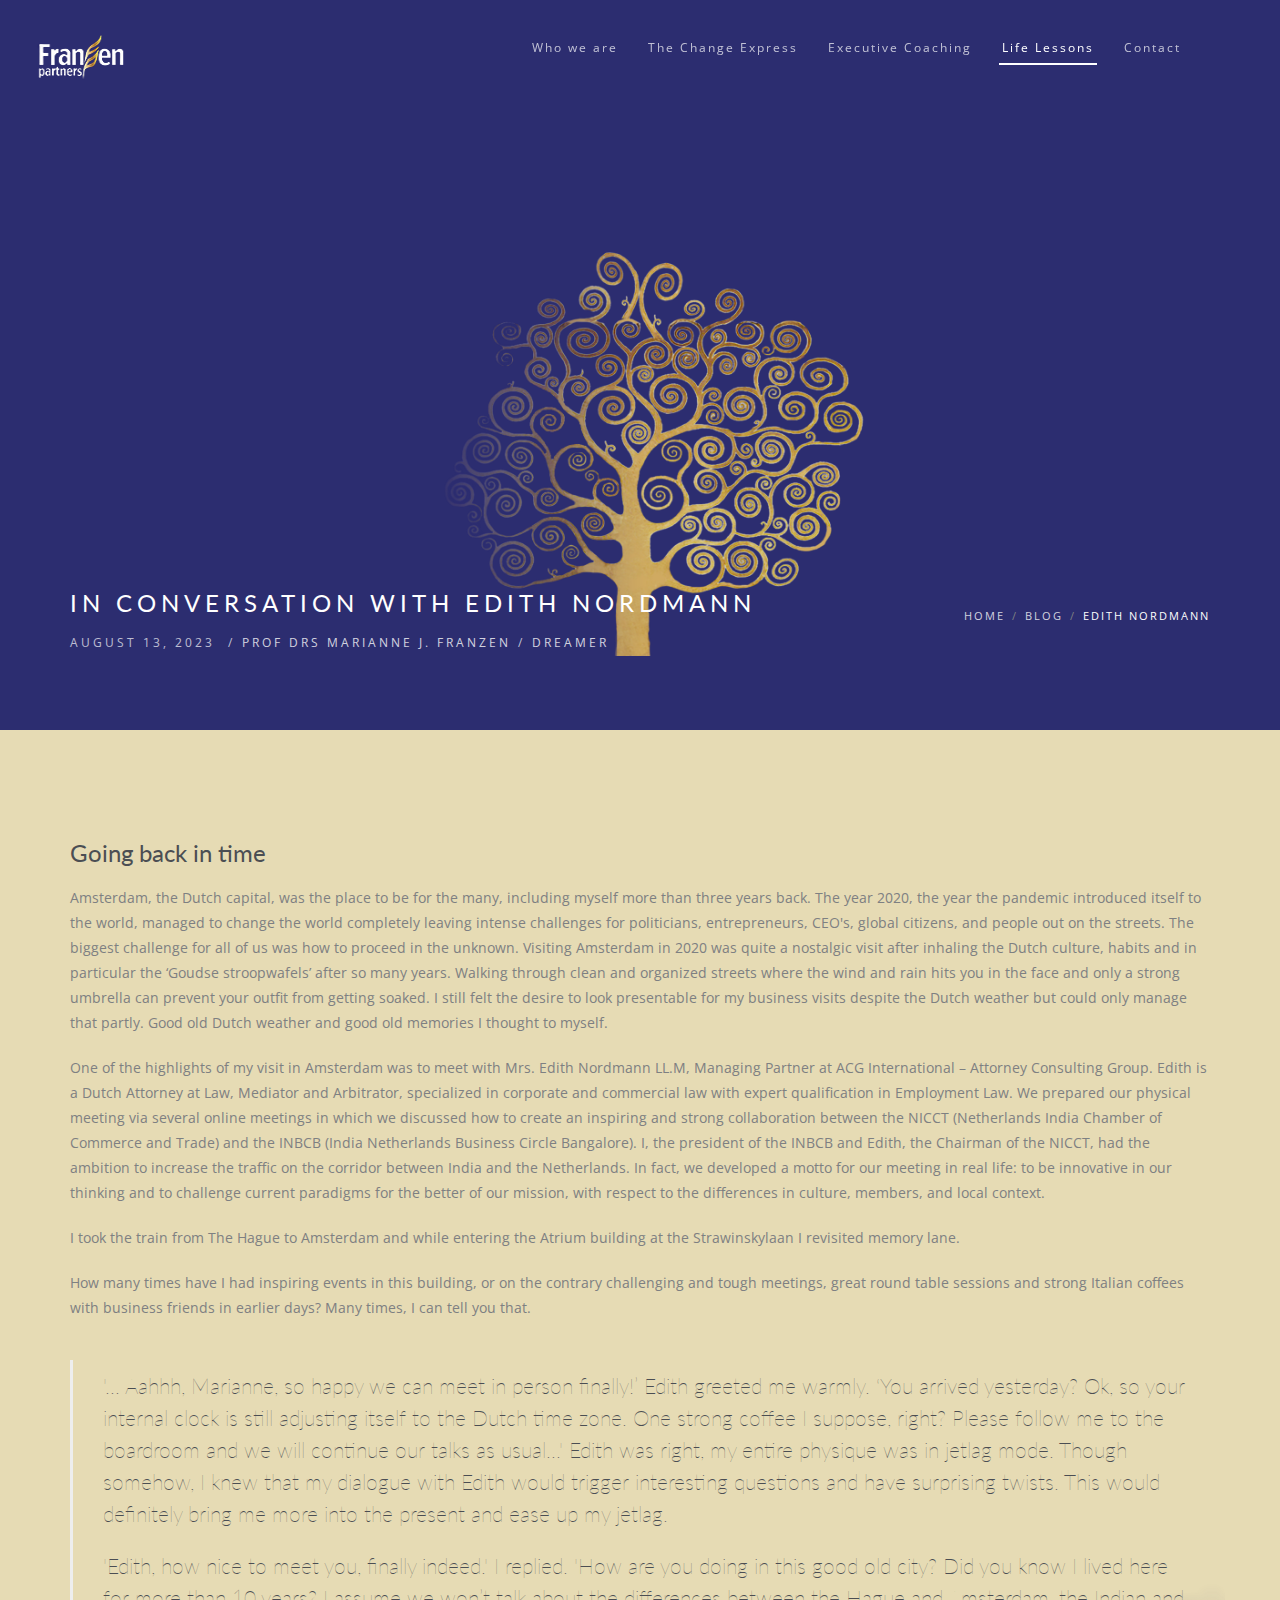
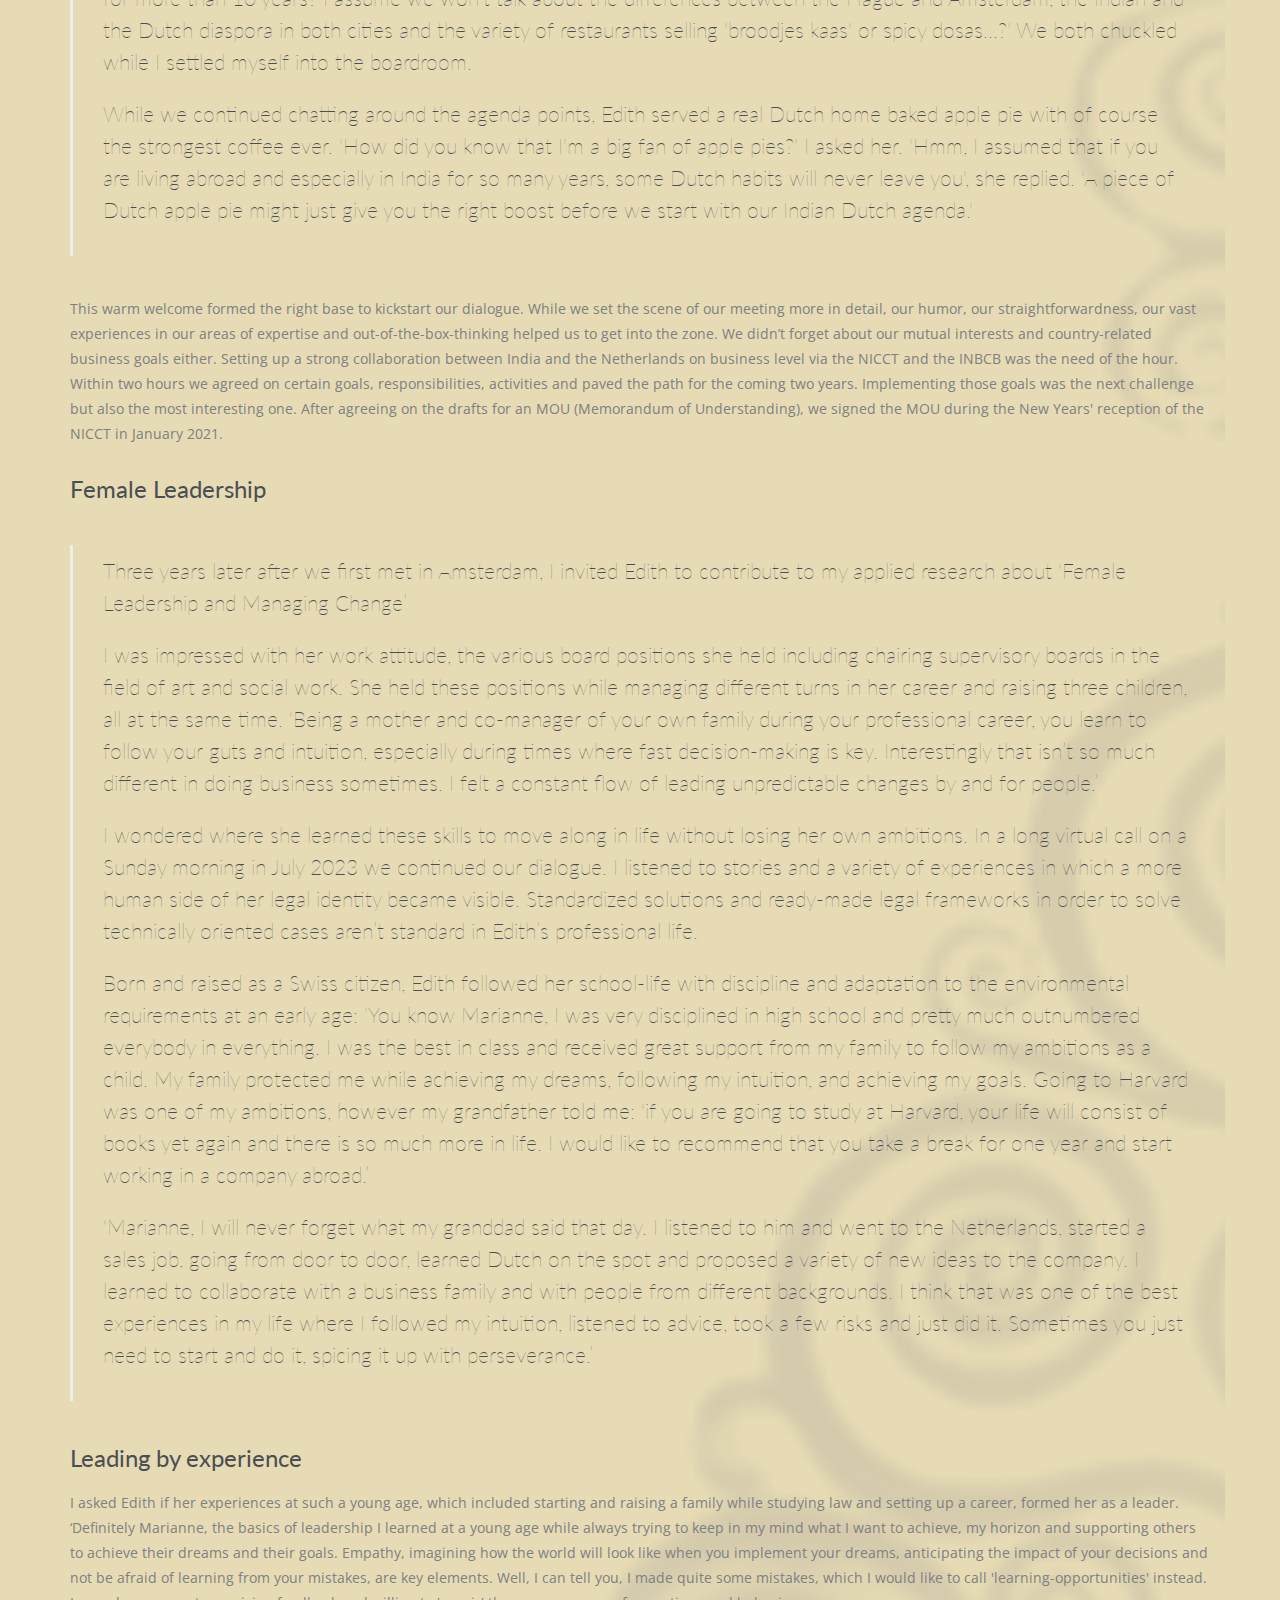
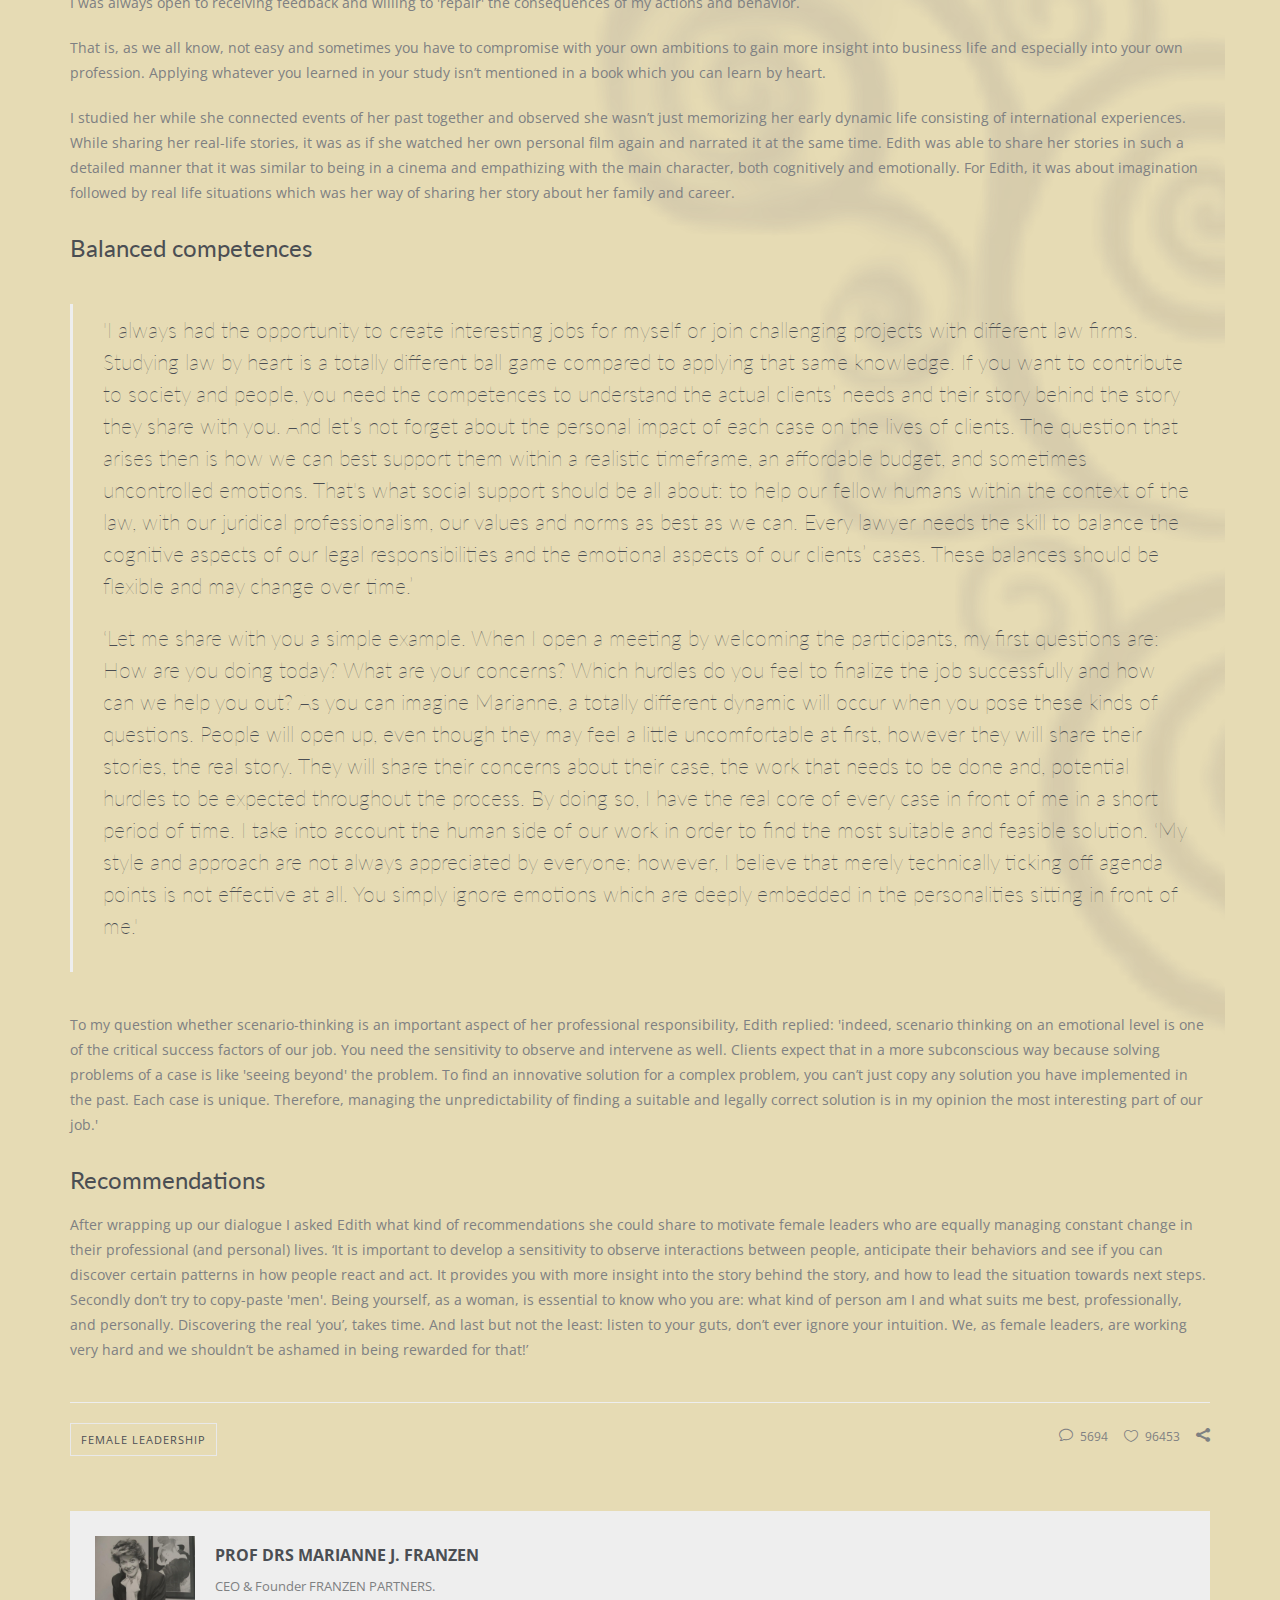
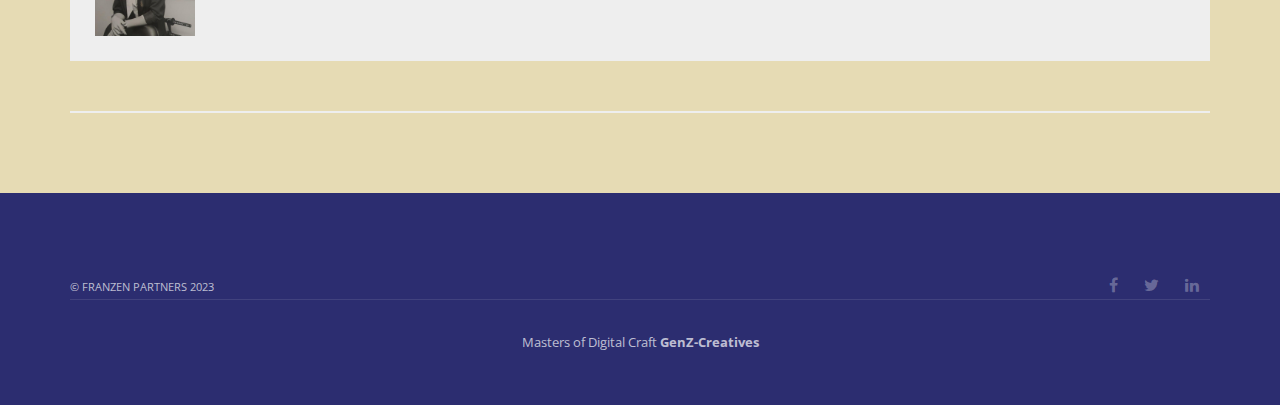
<file: edith.html>
<!DOCTYPE html>

<html lang="en">
  <head>
    <title>Blog - Edith Nordmann</title>
    <meta charset="utf-8" />
    <!--[if IE
      ]><meta http-equiv="X-UA-Compatible" content="IE=edge"
    /><![endif]-->
    <meta name="robots" content="index, follow" />
    <meta name="keywords" content="HTML5 Template" />
    <meta name="description" content="Haswell - Responsive HTML5 Template" />
    <meta name="author" content="ABCgomel" />

    <meta
      name="viewport"
      content="width=device-width, initial-scale=1, maximum-scale=1"
    />

    <!-- FAVICONS -->
    <link href="images/FP/favicon.png" rel="icon" />

    <!-- CSS -->

    <!-- BOOTSTRAP -->
    <link rel="stylesheet" href="css/bootstrap.min.css" />

    <!-- GOOGLE FONT -->
    <link
      href="https://fonts.googleapis.com/css?family=Lato:300,400,700%7COpen+Sans:400,300,700"
      rel="stylesheet"
      type="text/css"
    />

    <!-- ICONS ELEGANT FONT & FONT AWESOME & LINEA ICONS -->
    <link rel="stylesheet" href="css/icons-fonts.css" />

    <!-- CSS THEME -->
    <link rel="stylesheet" href="css/style.css" />

    <!-- ANIMATE -->
    <link rel="stylesheet" href="css/animate.min.css" />
  </head>
  <body>
    <!-- LOADER -->
    <div id="loader-overflow">
      <div id="loader3">Please enable JS</div>
    </div>

    <div id="wrap" class="boxed">
      <div class="grey-bg">
        <!-- Grey BG  -->

        <div class="header-transporent-bg-black">
          <header id="nav" class="header header-1 black-header">
            <div class="header-wrapper" style="background-color: #2c2d70">
              <div class="container-m-30 clearfix">
                <div class="logo-row">
                  <!-- LOGO -->
                  <div class="logo-container-2">
                    <div class="logo-2">
                      <a href="index.html" class="clearfix">
                        <img
                          style="height: 5rem; width: 10rem"
                          src="images/FP/logo.png"
                          class="logo-img"
                          alt="Logo"
                        />
                      </a>
                    </div>
                  </div>
                  <!-- BUTTON -->
                  <div class="menu-btn-respons-container">
                    <button
                      type="button"
                      class="navbar-toggle btn-navbar collapsed"
                      data-toggle="collapse"
                      data-target="#main-menu .navbar-collapse"
                    >
                      <span
                        aria-hidden="true"
                        class="icon_menu hamb-mob-icon"
                      ></span>
                    </button>
                  </div>
                </div>
              </div>

              <!-- MAIN MENU CONTAINER -->
              <div class="main-menu-container">
                <div class="container-m-30 clearfix">
                  <!-- MAIN MENU -->
                  <div id="main-menu">
                    <div class="navbar navbar-default" role="navigation">
                      <!-- MAIN MENU LIST -->
                      <nav
                        class="collapse collapsing navbar-collapse right-1024"
                      >
                        <ul class="nav navbar-nav">
                          <!-- MENU ITEM -->
                          <li>
                            <a href="index.html"
                              ><div class="main-menu-title">Who we are</div></a
                            >
                          </li>

                          <!-- MENU ITEM -->
                          <li>
                            <a href="changeExpress.html"
                              ><div class="main-menu-title">
                                The Change Express
                              </div></a
                            >
                          </li>

                          <!-- MENU ITEM -->
                          <li>
                            <a href="executive.html"
                              ><div class="main-menu-title">
                                Executive Coaching
                              </div></a
                            >
                            <!-- <ul class="sub">
                            <li>
                              <a href="about.html">About Us</a>
                            </li>

                            <li>
                              <a href="marianne.html">Founder</a>
                            </li>
                          </ul> -->
                          </li>
                          <!-- MENU ITEM -->
                          <li class="parent current">
                            <a
                              ><div class="main-menu-title">
                                Life Lessons
                              </div></a
                            >
                            <ul class="sub">
                              <li>
                                <a href="blog.html">Female Leadership</a>
                              </li>

                              <li>
                                <a href="blog.html">INDIAN
                                  IMPRESSIONS</a>
                              </li>
                              <li>
                                <a href="index.html#FAQ"
                                  >WORK RELATED STORIES</a
                                >
                              </li>
                            </ul>
                          </li>

                          <!-- MENU ITEM -->
                          <li>
                            <a href="contact.html"
                              ><div class="main-menu-title">Contact</div></a
                            >
                          </li>
                        </ul>
                      </nav>
                    </div>
                  </div>
                  <!-- END main-menu -->
                </div>
                <!-- END container-m-30 -->
              </div>
              <!-- END main-menu-container -->
            </div>
            <!-- END header-wrapper -->
          </header>
          <!-- PAGE TITLE IMG -->
          <div
            class="page-title-cont page-title-large grey-dark-bg page-title-img blog-single-fullwidth-img"
            style="background-size: 50rem"
          >
            <div class="relative container align-left">
              <div class="row">
                <div class="col-md-8">
                  <h1 class="page-title">
                    In conversation with Edith Nordmann
                  </h1>
                  <div class="page-sub-title">
                    August 13, 2023 <span class="slash-divider">/</span
                    ><a href="">Prof Drs Marianne J. Franzen</a
                    ><span class="slash-divider">/</span><a>Dreamer</a>
                  </div>
                </div>

                <div class="col-md-4">
                  <div class="breadcrumbs">
                    <a href="index.html">Home</a
                    ><span class="slash-divider">/</span
                    ><a href="blog.html">BLOG</a
                    ><span class="slash-divider">/</span
                    ><span class="bread-current">Edith Nordmann</span>
                  </div>
                </div>
              </div>
            </div>
          </div>
        </div>

        <!-- COTENT CONTAINER -->
        <div class="container p-80-cont">
          <div class="row">
            <!-- CONTENT -->
            <div class="col-md-12 blog-main-posts brey-light-bg">
              <!-- POST ITEM -->
              <div class="blog-post wow fadeIn pb-50">
                <div class="post-prev-text">
                  <h3>Going back in time</h3>
                  <p>
                    Amsterdam, the Dutch capital, was the place to be for the
                    many, including myself more than three years back. The year
                    2020, the year the pandemic introduced itself to the world,
                    managed to change the world completely leaving intense
                    challenges for politicians, entrepreneurs, CEO's, global
                    citizens, and people out on the streets. The biggest
                    challenge for all of us was how to proceed in the unknown.
                    Visiting Amsterdam in 2020 was quite a nostalgic visit after
                    inhaling the Dutch culture, habits and in particular the
                    ‘Goudse stroopwafels’ after so many years. Walking through
                    clean and organized streets where the wind and rain hits you
                    in the face and only a strong umbrella can prevent your
                    outfit from getting soaked. I still felt the desire to look
                    presentable for my business visits despite the Dutch weather
                    but could only manage that partly. Good old Dutch weather
                    and good old memories I thought to myself.
                  </p>
                  <p>
                    One of the highlights of my visit in Amsterdam was to meet
                    with Mrs. Edith Nordmann LL.M, Managing Partner at ACG
                    International – Attorney Consulting Group. Edith is a Dutch
                    Attorney at Law, Mediator and Arbitrator, specialized in
                    corporate and commercial law with expert qualification in
                    Employment Law. We prepared our physical meeting via several
                    online meetings in which we discussed how to create an
                    inspiring and strong collaboration between the NICCT
                    (Netherlands India Chamber of Commerce and Trade) and the
                    INBCB (India Netherlands Business Circle Bangalore). I, the
                    president of the INBCB and Edith, the Chairman of the NICCT,
                    had the ambition to increase the traffic on the corridor
                    between India and the Netherlands. In fact, we developed a
                    motto for our meeting in real life: to be innovative in our
                    thinking and to challenge current paradigms for the better
                    of our mission, with respect to the differences in culture,
                    members, and local context.
                  </p>
                  <p>
                    I took the train from The Hague to Amsterdam and while
                    entering the Atrium building at the Strawinskylaan I
                    revisited memory lane.
                  </p>
                  <p>
                    How many times have I had inspiring events in this building,
                    or on the contrary challenging and tough meetings, great
                    round table sessions and strong Italian coffees with
                    business friends in earlier days? Many times, I can tell you
                    that.
                  </p>

                  <blockquote class="mb-40 mt-40">
                    <p>
                      '... Aahhh, Marianne, so happy we can meet in person
                      finally!’ Edith greeted me warmly. ‘You arrived yesterday?
                      Ok, so your internal clock is still adjusting itself to
                      the Dutch time zone. One strong coffee I suppose, right?
                      Please follow me to the boardroom and we will continue our
                      talks as usual...' Edith was right, my entire physique was
                      in jetlag mode. Though somehow, I knew that my dialogue
                      with Edith would trigger interesting questions and have
                      surprising twists. This would definitely bring me more
                      into the present and ease up my jetlag.
                    </p>
                    <p>
                      'Edith, how nice to meet you, finally indeed.' I replied.
                      'How are you doing in this good old city? Did you know I
                      lived here for more than 10 years? I assume we won’t talk
                      about the differences between the Hague and Amsterdam, the
                      Indian and the Dutch diaspora in both cities and the
                      variety of restaurants selling 'broodjes kaas' or spicy
                      dosas...?' We both chuckled while I settled myself into
                      the boardroom.
                    </p>
                    <p>
                      While we continued chatting around the agenda points,
                      Edith served a real Dutch home baked apple pie with of
                      course the strongest coffee ever. 'How did you know that
                      I'm a big fan of apple pies?' I asked her. 'Hmm, I assumed
                      that if you are living abroad and especially in India for
                      so many years, some Dutch habits will never leave you',
                      she replied. 'A piece of Dutch apple pie might just give
                      you the right boost before we start with our Indian Dutch
                      agenda.'
                    </p>
                  </blockquote>

                  <p>
                    This warm welcome formed the right base to kickstart our
                    dialogue. While we set the scene of our meeting more in
                    detail, our humor, our straightforwardness, our vast
                    experiences in our areas of expertise and
                    out-of-the-box-thinking helped us to get into the zone. We
                    didn’t forget about our mutual interests and country-related
                    business goals either. Setting up a strong collaboration
                    between India and the Netherlands on business level via the
                    NICCT and the INBCB was the need of the hour. Within two
                    hours we agreed on certain goals, responsibilities,
                    activities and paved the path for the coming two years.
                    Implementing those goals was the next challenge but also the
                    most interesting one. After agreeing on the drafts for an
                    MOU (Memorandum of Understanding), we signed the MOU during
                    the New Years' reception of the NICCT in January 2021.
                  </p>

                  <h3>Female Leadership</h3>

                  <blockquote class="mb-40 mt-40">
                    <p>
                      Three years later after we first met in Amsterdam, I
                      invited Edith to contribute to my applied research about
                      ‘Female Leadership and Managing Change’
                    </p>
                    <p>
                      I was impressed with her work attitude, the various board
                      positions she held including chairing supervisory boards
                      in the field of art and social work. She held these
                      positions while managing different turns in her career and
                      raising three children, all at the same time. ‘Being a
                      mother and co-manager of your own family during your
                      professional career, you learn to follow your guts and
                      intuition, especially during times where fast
                      decision-making is key. Interestingly that isn’t so much
                      different in doing business sometimes. I felt a constant
                      flow of leading unpredictable changes by and for people.’
                    </p>
                    <p>
                      I wondered where she learned these skills to move along in
                      life without losing her own ambitions. In a long virtual
                      call on a Sunday morning in July 2023 we continued our
                      dialogue. I listened to stories and a variety of
                      experiences in which a more human side of her legal
                      identity became visible. Standardized solutions and
                      ready-made legal frameworks in order to solve technically
                      oriented cases aren’t standard in Edith’s professional
                      life.
                    </p>
                    <p>
                      Born and raised as a Swiss citizen, Edith followed her
                      school-life with discipline and adaptation to the
                      environmental requirements at an early age: 'You know
                      Marianne, I was very disciplined in high school and pretty
                      much outnumbered everybody in everything. I was the best
                      in class and received great support from my family to
                      follow my ambitions as a child. My family protected me
                      while achieving my dreams, following my intuition, and
                      achieving my goals. Going to Harvard was one of my
                      ambitions, however my grandfather told me: ‘if you are
                      going to study at Harvard, your life will consist of books
                      yet again and there is so much more in life. I would like
                      to recommend that you take a break for one year and start
                      working in a company abroad.’
                    </p>
                    <p>
                      ‘Marianne, I will never forget what my granddad said that
                      day. I listened to him and went to the Netherlands,
                      started a sales job, going from door to door, learned
                      Dutch on the spot and proposed a variety of new ideas to
                      the company. I learned to collaborate with a business
                      family and with people from different backgrounds. I think
                      that was one of the best experiences in my life where I
                      followed my intuition, listened to advice, took a few
                      risks and just did it. Sometimes you just need to start
                      and do it, spicing it up with perseverance.’
                    </p>
                  </blockquote>
                  <h3>Leading by experience</h3>
                  <p>
                    I asked Edith if her experiences at such a young age, which
                    included starting and raising a family while studying law
                    and setting up a career, formed her as a leader. ‘Definitely
                    Marianne, the basics of leadership I learned at a young age
                    while always trying to keep in my mind what I want to
                    achieve, my horizon and supporting others to achieve their
                    dreams and their goals. Empathy, imagining how the world
                    will look like when you implement your dreams, anticipating
                    the impact of your decisions and not be afraid of learning
                    from your mistakes, are key elements. Well, I can tell you,
                    I made quite some mistakes, which I would like to call
                    'learning-opportunities' instead. I was always open to
                    receiving feedback and willing to 'repair' the consequences
                    of my actions and behavior.
                  </p>
                  <p>
                    That is, as we all know, not easy and sometimes you have to
                    compromise with your own ambitions to gain more insight into
                    business life and especially into your own profession.
                    Applying whatever you learned in your study isn’t mentioned
                    in a book which you can learn by heart.
                  </p>
                  <p>
                    I studied her while she connected events of her past
                    together and observed she wasn’t just memorizing her early
                    dynamic life consisting of international experiences. While
                    sharing her real-life stories, it was as if she watched her
                    own personal film again and narrated it at the same time.
                    Edith was able to share her stories in such a detailed
                    manner that it was similar to being in a cinema and
                    empathizing with the main character, both cognitively and
                    emotionally. For Edith, it was about imagination followed by
                    real life situations which was her way of sharing her story
                    about her family and career.
                  </p>
                  <h3>Balanced competences</h3>

                  <blockquote class="mb-40 mt-40">
                    <p>
                      'I always had the opportunity to create interesting jobs
                      for myself or join challenging projects with different law
                      firms. Studying law by heart is a totally different ball
                      game compared to applying that same knowledge. If you want
                      to contribute to society and people, you need the
                      competences to understand the actual clients’ needs and
                      their story behind the story they share with you. And
                      let’s not forget about the personal impact of each case on
                      the lives of clients. The question that arises then is how
                      we can best support them within a realistic timeframe, an
                      affordable budget, and sometimes uncontrolled emotions.
                      That's what social support should be all about: to help
                      our fellow humans within the context of the law, with our
                      juridical professionalism, our values and norms as best as
                      we can. Every lawyer needs the skill to balance the
                      cognitive aspects of our legal responsibilities and the
                      emotional aspects of our clients’ cases. These balances
                      should be flexible and may change over time.’
                    </p>
                    <p>
                      ‘Let me share with you a simple example. When I open a
                      meeting by welcoming the participants, my first questions
                      are: How are you doing today? What are your concerns?
                      Which hurdles do you feel to finalize the job successfully
                      and how can we help you out? As you can imagine Marianne,
                      a totally different dynamic will occur when you pose these
                      kinds of questions. People will open up, even though they
                      may feel a little uncomfortable at first, however they
                      will share their stories, the real story. They will share
                      their concerns about their case, the work that needs to be
                      done and, potential hurdles to be expected throughout the
                      process. By doing so, I have the real core of every case
                      in front of me in a short period of time. I take into
                      account the human side of our work in order to find the
                      most suitable and feasible solution. ‘My style and
                      approach are not always appreciated by everyone; however,
                      I believe that merely technically ticking off agenda
                      points is not effective at all. You simply ignore emotions
                      which are deeply embedded in the personalities sitting in
                      front of me.'
                    </p>
                  </blockquote>
                  <p>
                    To my question whether scenario-thinking is an important
                    aspect of her professional responsibility, Edith replied:
                    'indeed, scenario thinking on an emotional level is one of
                    the critical success factors of our job. You need the
                    sensitivity to observe and intervene as well. Clients expect
                    that in a more subconscious way because solving problems of
                    a case is like 'seeing beyond' the problem. To find an
                    innovative solution for a complex problem, you can’t just
                    copy any solution you have implemented in the past. Each
                    case is unique. Therefore, managing the unpredictability of
                    finding a suitable and legally correct solution is in my
                    opinion the most interesting part of our job.'
                  </p>
                  <h3>Recommendations</h3>
                  <p>
                    After wrapping up our dialogue I asked Edith what kind of
                    recommendations she could share to motivate female leaders
                    who are equally managing constant change in their
                    professional (and personal) lives. ‘It is important to
                    develop a sensitivity to observe interactions between
                    people, anticipate their behaviors and see if you can
                    discover certain patterns in how people react and act. It
                    provides you with more insight into the story behind the
                    story, and how to lead the situation towards next steps.
                    Secondly don’t try to copy-paste 'men'. Being yourself, as a
                    woman, is essential to know who you are: what kind of person
                    am I and what suits me best, professionally, and personally.
                    Discovering the real ‘you’, takes time. And last but not the
                    least: listen to your guts, don’t ever ignore your
                    intuition. We, as female leaders, are working very hard and
                    we shouldn’t be ashamed in being rewarded for that!’
                  </p>
                </div>

                <div class="post-prev-more-cont clearfix">
                  <div class="post-prev-more left">
                    <div class="tags">
                      <a>FEMALE LEADERSHIP</a>
                    </div>
                  </div>
                  <div class="right">
                    <a class="post-prev-count"
                      ><span aria-hidden="true" class="icon_comment_alt"></span
                      ><span class="icon-count">5694</span></a
                    >
                    <a
                      href="https://1.envato.market/a1gQR"
                      class="post-prev-count"
                      ><span aria-hidden="true" class="icon_heart_alt"></span
                      ><span class="icon-count">96453</span></a
                    >
                    <a
                      href="#"
                      class="post-prev-count dropdown-toggle"
                      data-toggle="dropdown"
                      aria-expanded="false"
                    >
                      <span aria-hidden="true" class="social_share"></span>
                    </a>
                    <ul
                      class="social-menu dropdown-menu dropdown-menu-right"
                      role="menu"
                    >
                      <li>
                        <a href="#"
                          ><span
                            aria-hidden="true"
                            class="social_facebook"
                          ></span
                        ></a>
                      </li>
                      <li>
                        <a href="#"
                          ><span
                            aria-hidden="true"
                            class="social_twitter"
                          ></span
                        ></a>
                      </li>
                      <li>
                        <a href="#"
                          ><span
                            aria-hidden="true"
                            class="social_dribbble"
                          ></span
                        ></a>
                      </li>
                    </ul>
                  </div>
                </div>
              </div>

              <!-- AUTHOR -->
              <div class="post-author-container clearfix mb-50">
                <div class="post-author-avatar">
                  <img
                    alt="ava"
                    src="images/FP/why-us-bg.jpg"
                    style="height: 100px; width: 100px"
                  />
                </div>

                <div class="comment-content">
                  <div class="comment-author">
                    <a href="https://1.envato.market/a1gQR"
                      >Prof Drs Marianne J. Franzen</a
                    >
                  </div>

                  <p>CEO & Founder FRANZEN PARTNERS.</p>
                </div>
              </div>

              <!-- DIVIDER -->
              <hr class="mt-0 mb-0" />

              <!-- DIVIDER -->
              <hr class="mt-0 mb-0" />
            </div>
          </div>
        </div>

        <!-- FOOTER 2 BLACK -->
        <footer id="footer3" class="page-section pt-80 pb-50 footer2-black">
          <div class="container">
            <div class="clearfix">
              <!-- Social Links -->
              <div class="footer-2-soc-a right">
                <a href="" title="Facebook" target="_blank"
                  ><i class="fa fa-facebook"></i
                ></a>
                <a href="" title="Twitter" target="_blank"
                  ><i class="fa fa-twitter"></i
                ></a>

                <a
                  href="https://www.linkedin.com/in/marianne-franzen/"
                  title="LinkedIn+"
                  target="_blank"
                  ><i class="fa fa-linkedin"></i
                ></a>
              </div>

              <!-- Copyright -->
              <div class="left">
                <a class="footer-2-copy" target="_blank"
                  >&copy; FRANZEN PARTNERS 2023</a
                >
              </div>
            </div>
            <div class="credits footer-2-copy-cont">
              Masters of Digital Craft
              <span class="bold"><a> GenZ-Creatives</a></span>
            </div>
          </div>
        </footer>

        <!-- BACK TO TOP -->
        <p id="back-top">
          <a href="#top" title="Back to Top"
            ><span class="icon icon-arrows-up"></span
          ></a>
        </p>
      </div>
      <!-- End BG -->
    </div>
    <!-- End wrap -->

    <!-- JS begin -->

    <!-- jQuery  -->
    <script src="js/jquery-1.11.2.min.js"></script>

    <!-- Include all compiled plugins (below), or include individual files as needed -->
    <script src="js/bootstrap.min.js"></script>

    <!-- MAGNIFIC POPUP -->
    <script src="js/jquery.magnific-popup.min.js"></script>

    <!-- PORTFOLIO SCRIPTS -->
    <script src="js/imagesloaded.pkgd.min.js"></script>

    <!-- APPEAR -->
    <script src="js/jquery.appear.js"></script>

    <!-- OWL CAROUSEL -->
    <script src="js/owl.carousel.min.js"></script>

    <!-- MAIN SCRIPT -->
    <script src="js/main.js"></script>

    <!-- JS end -->
  </body>
</html>
</file>
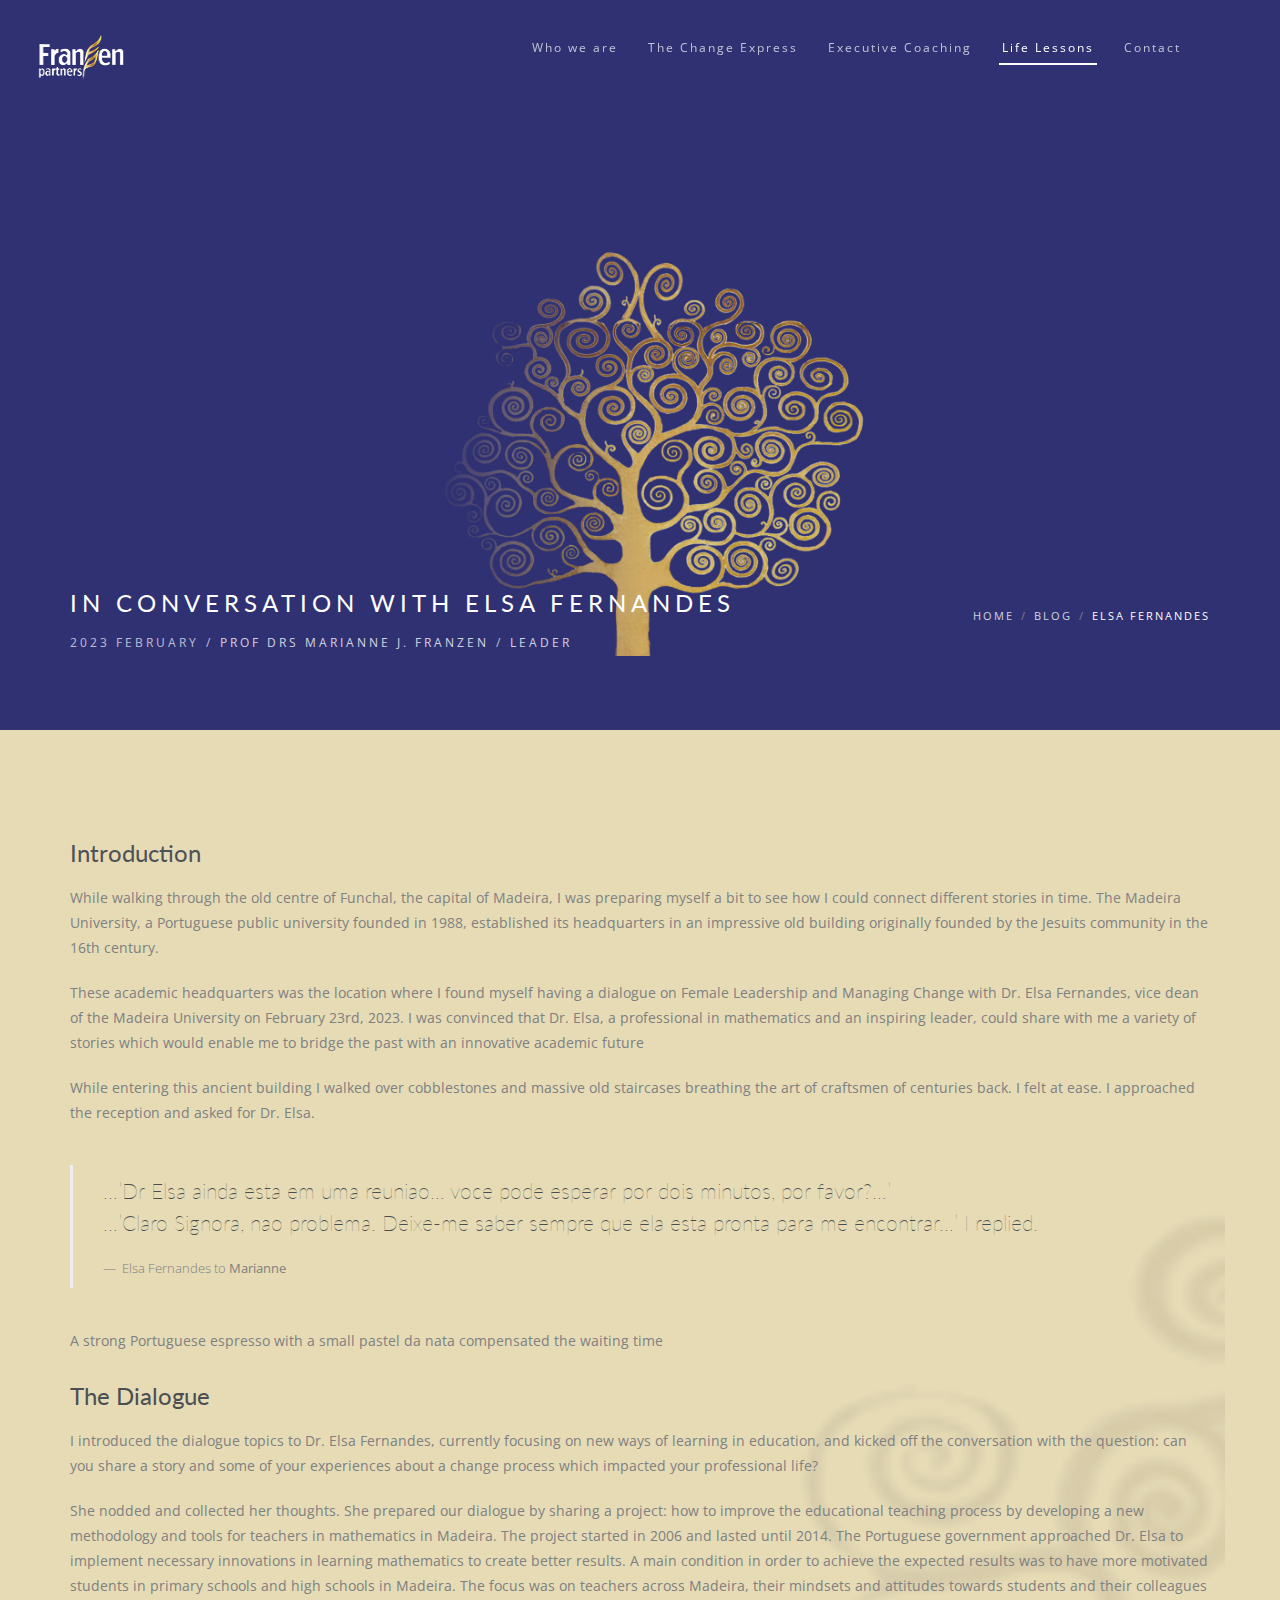
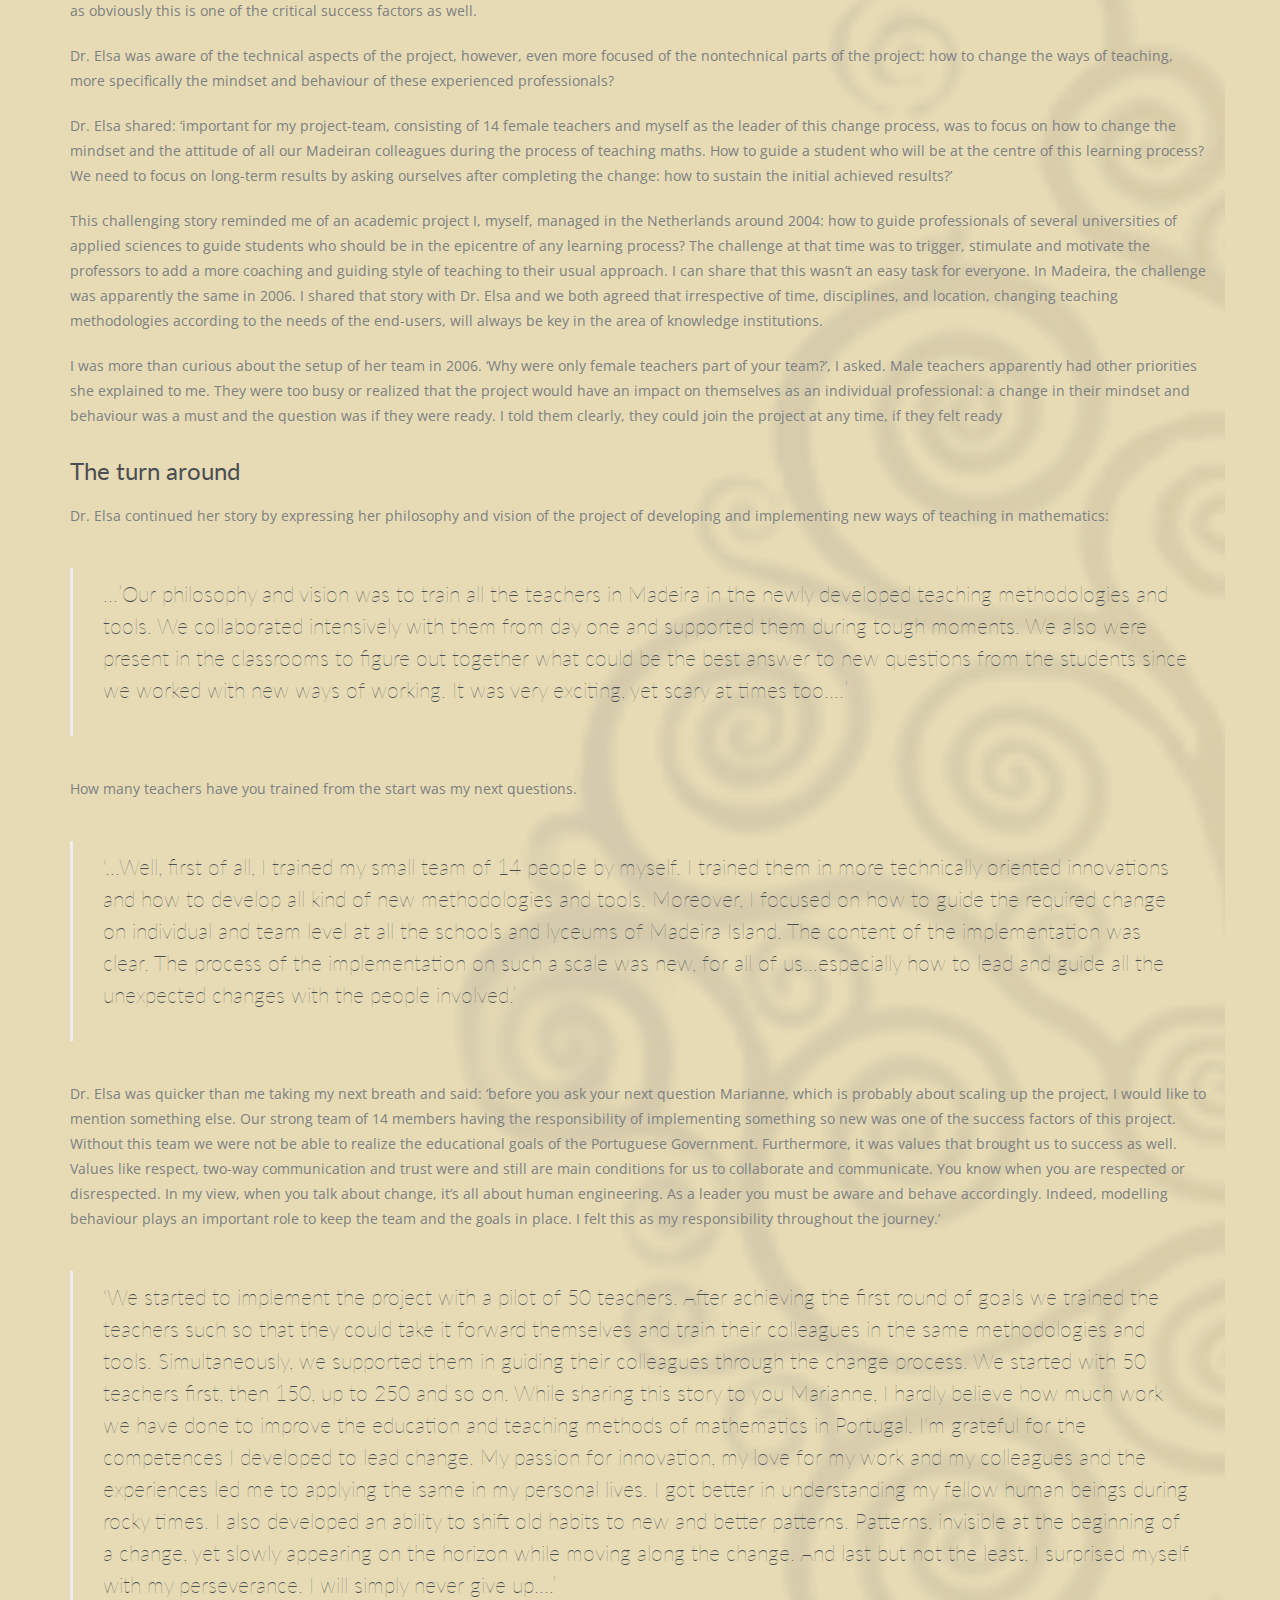
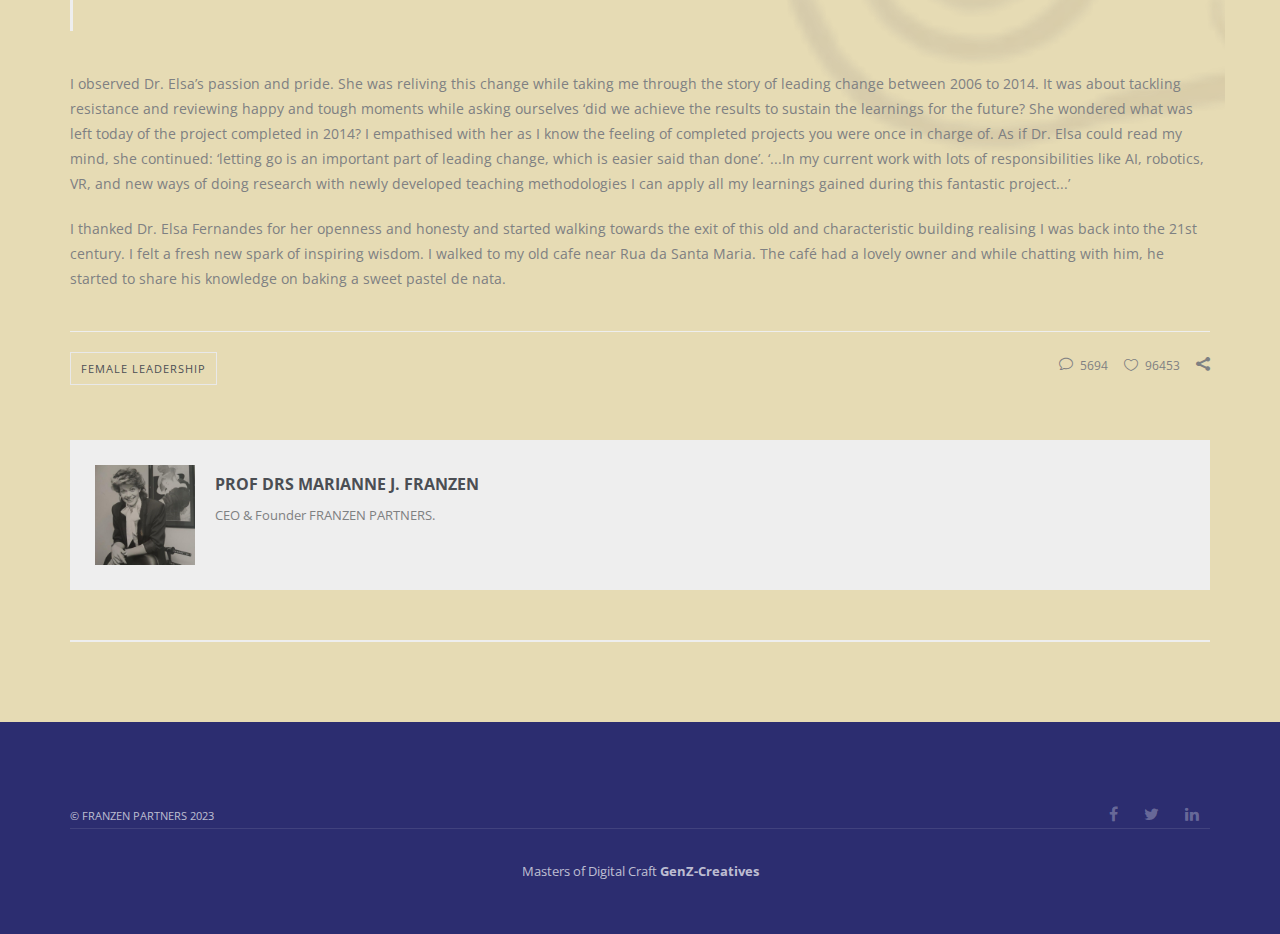
<file: elsa.html>
<!DOCTYPE html>

<html lang="en">
  <head>
    <title>Blog - Elsa Fernandes</title>
    <meta charset="utf-8" />
    <!--[if IE
      ]><meta http-equiv="X-UA-Compatible" content="IE=edge"
    /><![endif]-->
    <meta name="robots" content="index, follow" />
    <meta name="keywords" content="HTML5 Template" />
    <meta name="description" content="Haswell - Responsive HTML5 Template" />
    <meta name="author" content="ABCgomel" />

    <meta
      name="viewport"
      content="width=device-width, initial-scale=1, maximum-scale=1"
    />

    <!-- FAVICONS -->
    <link href="images/FP/favicon.png" rel="icon" />

    <!-- CSS -->

    <!-- BOOTSTRAP -->
    <link rel="stylesheet" href="css/bootstrap.min.css" />

    <!-- GOOGLE FONT -->
    <link
      href="https://fonts.googleapis.com/css?family=Lato:300,400,700%7COpen+Sans:400,300,700"
      rel="stylesheet"
      type="text/css"
    />

    <!-- ICONS ELEGANT FONT & FONT AWESOME & LINEA ICONS -->
    <link rel="stylesheet" href="css/icons-fonts.css" />

    <!-- CSS THEME -->
    <link rel="stylesheet" href="css/style.css" />

    <!-- ANIMATE -->
    <link rel="stylesheet" href="css/animate.min.css" />

    <!-- IE Warning CSS -->
    <!--[if lte IE 8
      ]><link rel="stylesheet" type="text/css" href="css/ie-warning.css"
    /><![endif]-->
    <!--[if lte IE 8
      ]><link rel="stylesheet" type="text/css" href="css/ie8-fix.css"
    /><![endif]-->

    <!-- Magnific popup  in style.css	Owl Carousel Assets in style.css -->

    <!-- CSS end -->

    <!-- JS begin some js files in bottom of file-->

    <!-- HTML5 Shim and Respond.js IE8 support of HTML5 elements and media queries -->
    <!-- WARNING: Respond.js doesn't work if you view the page via file:// -->
    <!--[if lt IE 9]>
      <script src="https://oss.maxcdn.com/libs/html5shiv/3.7.0/html5shiv.js"></script>
      <script src="https://oss.maxcdn.com/libs/respond.js/1.4.2/respond.min.js"></script>
    <![endif]-->

    <!-- Modernizr -->
    <!-- <script src="js/modernizr.js"></script> -->
  </head>
  <body>
    <!-- LOADER -->
    <div id="loader-overflow">
      <div id="loader3">Please enable JS</div>
    </div>

    <div id="wrap" class="boxed">
      <div class="grey-bg">
        <!-- Grey BG  -->

        <div class="header-transporent-bg-black">
          <header id="nav" class="header header-1 black-header">
            <div class="header-wrapper" style="background-color: #2c2d70">
              <div class="container-m-30 clearfix">
                <div class="logo-row">
                  <!-- LOGO -->
                  <div class="logo-container-2">
                    <div class="logo-2">
                      <a href="index.html" class="clearfix">
                        <img
                          style="height: 5rem; width: 10rem"
                          src="images/FP/logo.png"
                          class="logo-img"
                          alt="Logo"
                        />
                      </a>
                    </div>
                  </div>
                  <!-- BUTTON -->
                  <div class="menu-btn-respons-container">
                    <button
                      type="button"
                      class="navbar-toggle btn-navbar collapsed"
                      data-toggle="collapse"
                      data-target="#main-menu .navbar-collapse"
                    >
                      <span
                        aria-hidden="true"
                        class="icon_menu hamb-mob-icon"
                      ></span>
                    </button>
                  </div>
                </div>
              </div>

              <!-- MAIN MENU CONTAINER -->
              <div class="main-menu-container">
                <div class="container-m-30 clearfix">
                  <!-- MAIN MENU -->
                  <div id="main-menu">
                    <div class="navbar navbar-default" role="navigation">
                      <!-- MAIN MENU LIST -->
                      <nav
                        class="collapse collapsing navbar-collapse right-1024"
                      >
                        <ul class="nav navbar-nav">
                          <!-- MENU ITEM -->
                          <li>
                            <a href="index.html"
                              ><div class="main-menu-title">Who we are</div></a
                            >
                          </li>

                          <!-- MENU ITEM -->
                          <li>
                            <a href="changeExpress.html"
                              ><div class="main-menu-title">
                                The Change Express
                              </div></a
                            >
                          </li>

                          <!-- MENU ITEM -->
                          <li>
                            <a href="executive.html"
                              ><div class="main-menu-title">
                                Executive Coaching
                              </div></a
                            >
                            <!-- <ul class="sub">
                            <li>
                              <a href="about.html">About Us</a>
                            </li>

                            <li>
                              <a href="marianne.html">Founder</a>
                            </li>
                          </ul> -->
                          </li>
                          <!-- MENU ITEM -->
                          <li class="parent current">
                            <a
                              ><div class="main-menu-title">
                                Life Lessons
                              </div></a
                            >
                            <ul class="sub">
                              <li>
                                <a href="blog.html">Female Leadership</a>
                              </li>

                              <li>
                                <a href="blog.html">INDIAN
                                  IMPRESSIONS</a>
                              </li>
                              <li>
                                <a href="index.html#FAQ"
                                  >WORK RELATED STORIES</a
                                >
                              </li>
                            </ul>
                          </li>

                          <!-- MENU ITEM -->
                          <li>
                            <a href="contact.html"
                              ><div class="main-menu-title">Contact</div></a
                            >
                          </li>
                        </ul>
                      </nav>
                    </div>
                  </div>
                  <!-- END main-menu -->
                </div>
                <!-- END container-m-30 -->
              </div>
              <!-- END main-menu-container -->
            </div>
            <!-- END header-wrapper -->
          </header>
          <!-- PAGE TITLE IMG -->
          <div
            class="page-title-cont page-title-large grey-dark-bg page-title-img blog-single-fullwidth-img"
            style="background-size: 50rem"
          >
            <div class="relative container align-left">
              <div class="row">
                <div class="col-md-8">
                  <h1 class="page-title">
                    In conversation with Elsa Fernandes
                  </h1>
                  <div class="page-sub-title">
                    2023 February<span class="slash-divider">/</span
                    ><a href="">Prof Drs Marianne J. Franzen</a
                    ><span class="slash-divider">/</span><a>Leader</a>
                  </div>
                </div>

                <div class="col-md-4">
                  <div class="breadcrumbs">
                    <a href="index.html">Home</a
                    ><span class="slash-divider">/</span
                    ><a href="blog.html">BLOG</a
                    ><span class="slash-divider">/</span
                    ><span class="bread-current">Elsa Fernandes</span>
                  </div>
                </div>
              </div>
            </div>
          </div>
        </div>

        <!-- COTENT CONTAINER -->
        <div class="container p-80-cont">
          <div class="row">
            <!-- CONTENT -->
            <div class="col-md-12 blog-main-posts brey-light-bg">
              <!-- POST ITEM -->
              <div class="blog-post wow fadeIn pb-50">
                <div class="post-prev-text">
                  <h3>Introduction</h3>
                  <p>
                    While walking through the old centre of Funchal, the capital
                    of Madeira, I was preparing myself a bit to see how I could
                    connect different stories in time. The Madeira University, a
                    Portuguese public university founded in 1988, established
                    its headquarters in an impressive old building originally
                    founded by the Jesuits community in the 16th century.
                  </p>
                  <p>
                    These academic headquarters was the location where I found
                    myself having a dialogue on Female Leadership and Managing
                    Change with Dr. Elsa Fernandes, vice dean of the Madeira
                    University on February 23rd, 2023. I was convinced that Dr.
                    Elsa, a professional in mathematics and an inspiring leader,
                    could share with me a variety of stories which would enable
                    me to bridge the past with an innovative academic future
                  </p>
                  <p>
                    While entering this ancient building I walked over
                    cobblestones and massive old staircases breathing the art of
                    craftsmen of centuries back. I felt at ease. I approached
                    the reception and asked for Dr. Elsa.
                  </p>

                  <blockquote class="mb-40 mt-40">
                    <p>
                      …’Dr Elsa ainda esta em uma reuniao… voce pode esperar por
                      dois minutos, por favor?…’ <br />
                      …’Claro Signora, nao problema. Deixe-me saber sempre que
                      ela esta pronta para me encontrar…’ I replied.
                    </p>
                    <footer>
                      Elsa Fernandes to
                      <cite title="Source Title">Marianne</cite>
                    </footer>
                  </blockquote>

                  <p>
                    A strong Portuguese espresso with a small pastel da nata
                    compensated the waiting time
                  </p>

                  <h3>The Dialogue</h3>

                  <p>
                    I introduced the dialogue topics to Dr. Elsa Fernandes,
                    currently focusing on new ways of learning in education, and
                    kicked off the conversation with the question: can you share
                    a story and some of your experiences about a change process
                    which impacted your professional life?
                  </p>
                  <p>
                    She nodded and collected her thoughts. She prepared our
                    dialogue by sharing a project: how to improve the
                    educational teaching process by developing a new methodology
                    and tools for teachers in mathematics in Madeira. The
                    project started in 2006 and lasted until 2014. The
                    Portuguese government approached Dr. Elsa to implement
                    necessary innovations in learning mathematics to create
                    better results. A main condition in order to achieve the
                    expected results was to have more motivated students in
                    primary schools and high schools in Madeira. The focus was
                    on teachers across Madeira, their mindsets and attitudes
                    towards students and their colleagues as obviously this is
                    one of the critical success factors as well.
                  </p>
                  <p>
                    Dr. Elsa was aware of the technical aspects of the project,
                    however, even more focused of the nontechnical parts of the
                    project: how to change the ways of teaching, more
                    specifically the mindset and behaviour of these experienced
                    professionals?
                  </p>
                  <p>
                    Dr. Elsa shared: ‘important for my project-team, consisting
                    of 14 female teachers and myself as the leader of this
                    change process, was to focus on how to change the mindset
                    and the attitude of all our Madeiran colleagues during the
                    process of teaching maths. How to guide a student who will
                    be at the centre of this learning process? We need to focus
                    on long-term results by asking ourselves after completing
                    the change: how to sustain the initial achieved results?’
                  </p>
                  <p>
                    This challenging story reminded me of an academic project I,
                    myself, managed in the Netherlands around 2004: how to guide
                    professionals of several universities of applied sciences to
                    guide students who should be in the epicentre of any
                    learning process? The challenge at that time was to trigger,
                    stimulate and motivate the professors to add a more coaching
                    and guiding style of teaching to their usual approach. I can
                    share that this wasn’t an easy task for everyone. In
                    Madeira, the challenge was apparently the same in 2006. I
                    shared that story with Dr. Elsa and we both agreed that
                    irrespective of time, disciplines, and location, changing
                    teaching methodologies according to the needs of the
                    end-users, will always be key in the area of knowledge
                    institutions.
                  </p>
                  <p>
                    I was more than curious about the setup of her team in 2006.
                    ‘Why were only female teachers part of your team?’, I asked.
                    Male teachers apparently had other priorities she explained
                    to me. They were too busy or realized that the project would
                    have an impact on themselves as an individual professional:
                    a change in their mindset and behaviour was a must and the
                    question was if they were ready. I told them clearly, they
                    could join the project at any time, if they felt ready
                  </p>
                  <h3>The turn around</h3>
                  <p>
                    Dr. Elsa continued her story by expressing her philosophy
                    and vision of the project of developing and implementing new
                    ways of teaching in mathematics:
                  </p>
                  <blockquote class="mb-40 mt-40">
                    <p>
                      …’Our philosophy and vision was to train all the teachers
                      in Madeira in the newly developed teaching methodologies
                      and tools. We collaborated intensively with them from day
                      one and supported them during tough moments. We also were
                      present in the classrooms to figure out together what
                      could be the best answer to new questions from the
                      students since we worked with new ways of working. It was
                      very exciting, yet scary at times too.…’
                    </p>
                  </blockquote>
                  <p>
                    How many teachers have you trained from the start was my
                    next questions.
                  </p>
                  <blockquote class="mb-40 mt-40">
                    <p>
                      ‘...Well, first of all, I trained my small team of 14
                      people by myself. I trained them in more technically
                      oriented innovations and how to develop all kind of new
                      methodologies and tools. Moreover, I focused on how to
                      guide the required change on individual and team level at
                      all the schools and lyceums of Madeira Island. The content
                      of the implementation was clear. The process of the
                      implementation on such a scale was new, for all of
                      us…especially how to lead and guide all the unexpected
                      changes with the people involved.’
                    </p>
                  </blockquote>
                  <p>
                    Dr. Elsa was quicker than me taking my next breath and said:
                    ‘before you ask your next question Marianne, which is
                    probably about scaling up the project, I would like to
                    mention something else. Our strong team of 14 members having
                    the responsibility of implementing something so new was one
                    of the success factors of this project. Without this team we
                    were not be able to realize the educational goals of the
                    Portuguese Government. Furthermore, it was values that
                    brought us to success as well. Values like respect, two-way
                    communication and trust were and still are main conditions
                    for us to collaborate and communicate. You know when you are
                    respected or disrespected. In my view, when you talk about
                    change, it’s all about human engineering. As a leader you
                    must be aware and behave accordingly. Indeed, modelling
                    behaviour plays an important role to keep the team and the
                    goals in place. I felt this as my responsibility throughout
                    the journey.’
                  </p>
                  <blockquote class="mb-40 mt-40">
                    <p>
                      ‘We started to implement the project with a pilot of 50
                      teachers. After achieving the first round of goals we
                      trained the teachers such so that they could take it
                      forward themselves and train their colleagues in the same
                      methodologies and tools. Simultaneously, we supported them
                      in guiding their colleagues through the change process. We
                      started with 50 teachers first, then 150, up to 250 and so
                      on. While sharing this story to you Marianne, I hardly
                      believe how much work we have done to improve the
                      education and teaching methods of mathematics in Portugal.
                      I'm grateful for the competences I developed to lead
                      change. My passion for innovation, my love for my work and
                      my colleagues and the experiences led me to applying the
                      same in my personal lives. I got better in understanding
                      my fellow human beings during rocky times. I also
                      developed an ability to shift old habits to new and better
                      patterns. Patterns, invisible at the beginning of a
                      change, yet slowly appearing on the horizon while moving
                      along the change. And last but not the least, I surprised
                      myself with my perseverance. I will simply never give
                      up....’
                    </p>
                  </blockquote>
                  <p>
                    I observed Dr. Elsa’s passion and pride. She was reliving
                    this change while taking me through the story of leading
                    change between 2006 to 2014. It was about tackling
                    resistance and reviewing happy and tough moments while
                    asking ourselves ‘did we achieve the results to sustain the
                    learnings for the future? She wondered what was left today
                    of the project completed in 2014? I empathised with her as I
                    know the feeling of completed projects you were once in
                    charge of. As if Dr. Elsa could read my mind, she continued:
                    ‘letting go is an important part of leading change, which is
                    easier said than done’. ‘...In my current work with lots of
                    responsibilities like AI, robotics, VR, and new ways of
                    doing research with newly developed teaching methodologies I
                    can apply all my learnings gained during this fantastic
                    project...’
                  </p>
                  <p>
                    I thanked Dr. Elsa Fernandes for her openness and honesty
                    and started walking towards the exit of this old and
                    characteristic building realising I was back into the 21st
                    century. I felt a fresh new spark of inspiring wisdom. I
                    walked to my old cafe near Rua da Santa Maria. The café had
                    a lovely owner and while chatting with him, he started to
                    share his knowledge on baking a sweet pastel de nata.
                  </p>
                </div>

                <div class="post-prev-more-cont clearfix">
                  <div class="post-prev-more left">
                    <div class="tags">
                      <a>FEMALE LEADERSHIP</a>
                    </div>
                  </div>
                  <div class="right">
                    <a class="post-prev-count"
                      ><span aria-hidden="true" class="icon_comment_alt"></span
                      ><span class="icon-count">5694</span></a
                    >
                    <a
                      href="https://1.envato.market/a1gQR"
                      class="post-prev-count"
                      ><span aria-hidden="true" class="icon_heart_alt"></span
                      ><span class="icon-count">96453</span></a
                    >
                    <a
                      href="#"
                      class="post-prev-count dropdown-toggle"
                      data-toggle="dropdown"
                      aria-expanded="false"
                    >
                      <span aria-hidden="true" class="social_share"></span>
                    </a>
                    <ul
                      class="social-menu dropdown-menu dropdown-menu-right"
                      role="menu"
                    >
                      <li>
                        <a href="#"
                          ><span
                            aria-hidden="true"
                            class="social_facebook"
                          ></span
                        ></a>
                      </li>
                      <li>
                        <a href="#"
                          ><span
                            aria-hidden="true"
                            class="social_twitter"
                          ></span
                        ></a>
                      </li>
                      <li>
                        <a href="#"
                          ><span
                            aria-hidden="true"
                            class="social_dribbble"
                          ></span
                        ></a>
                      </li>
                    </ul>
                  </div>
                </div>
              </div>

              <!-- AUTHOR -->
              <div class="post-author-container clearfix mb-50">
                <div class="post-author-avatar">
                  <img
                    alt="ava"
                    src="images/FP/why-us-bg.jpg"
                    style="height: 100px; width: 100px"
                  />
                </div>

                <div class="comment-content">
                  <div class="comment-author">
                    <a href="https://1.envato.market/a1gQR"
                      >Prof Drs Marianne J. Franzen</a
                    >
                  </div>

                  <p>CEO & Founder FRANZEN PARTNERS.</p>
                </div>
              </div>

              <!-- DIVIDER -->
              <hr class="mt-0 mb-0" />

              <!-- DIVIDER -->
              <hr class="mt-0 mb-0" />
            </div>
          </div>
        </div>

        <!-- FOOTER 2 BLACK -->
        <footer id="footer3" class="page-section pt-80 pb-50 footer2-black">
          <div class="container">
            <div class="clearfix">
              <!-- Social Links -->
              <div class="footer-2-soc-a right">
                <a href="" title="Facebook" target="_blank"
                  ><i class="fa fa-facebook"></i
                ></a>
                <a href="" title="Twitter" target="_blank"
                  ><i class="fa fa-twitter"></i
                ></a>

                <a
                  href="https://www.linkedin.com/in/marianne-franzen/"
                  title="LinkedIn+"
                  target="_blank"
                  ><i class="fa fa-linkedin"></i
                ></a>
              </div>

              <!-- Copyright -->
              <div class="left">
                <a class="footer-2-copy" target="_blank"
                  >&copy; FRANZEN PARTNERS 2023</a
                >
              </div>
            </div>
            <div class="credits footer-2-copy-cont">
              Masters of Digital Craft
              <span class="bold"><a> GenZ-Creatives</a></span>
            </div>
          </div>
        </footer>

        <!-- BACK TO TOP -->
        <p id="back-top">
          <a href="#top" title="Back to Top"
            ><span class="icon icon-arrows-up"></span
          ></a>
        </p>
      </div>
      <!-- End BG -->
    </div>
    <!-- End wrap -->

    <!-- JS begin -->

    <!-- jQuery  -->
    <script src="js/jquery-1.11.2.min.js"></script>

    <!-- Include all compiled plugins (below), or include individual files as needed -->
    <script src="js/bootstrap.min.js"></script>

    <!-- MAGNIFIC POPUP -->
    <script src="js/jquery.magnific-popup.min.js"></script>

    <!-- PORTFOLIO SCRIPTS -->
    <script src="js/imagesloaded.pkgd.min.js"></script>

    <!-- APPEAR -->
    <script src="js/jquery.appear.js"></script>

    <!-- OWL CAROUSEL -->
    <script src="js/owl.carousel.min.js"></script>

    <!-- MAIN SCRIPT -->
    <script src="js/main.js"></script>

    <!-- JS end -->
  </body>
</html>
</file>
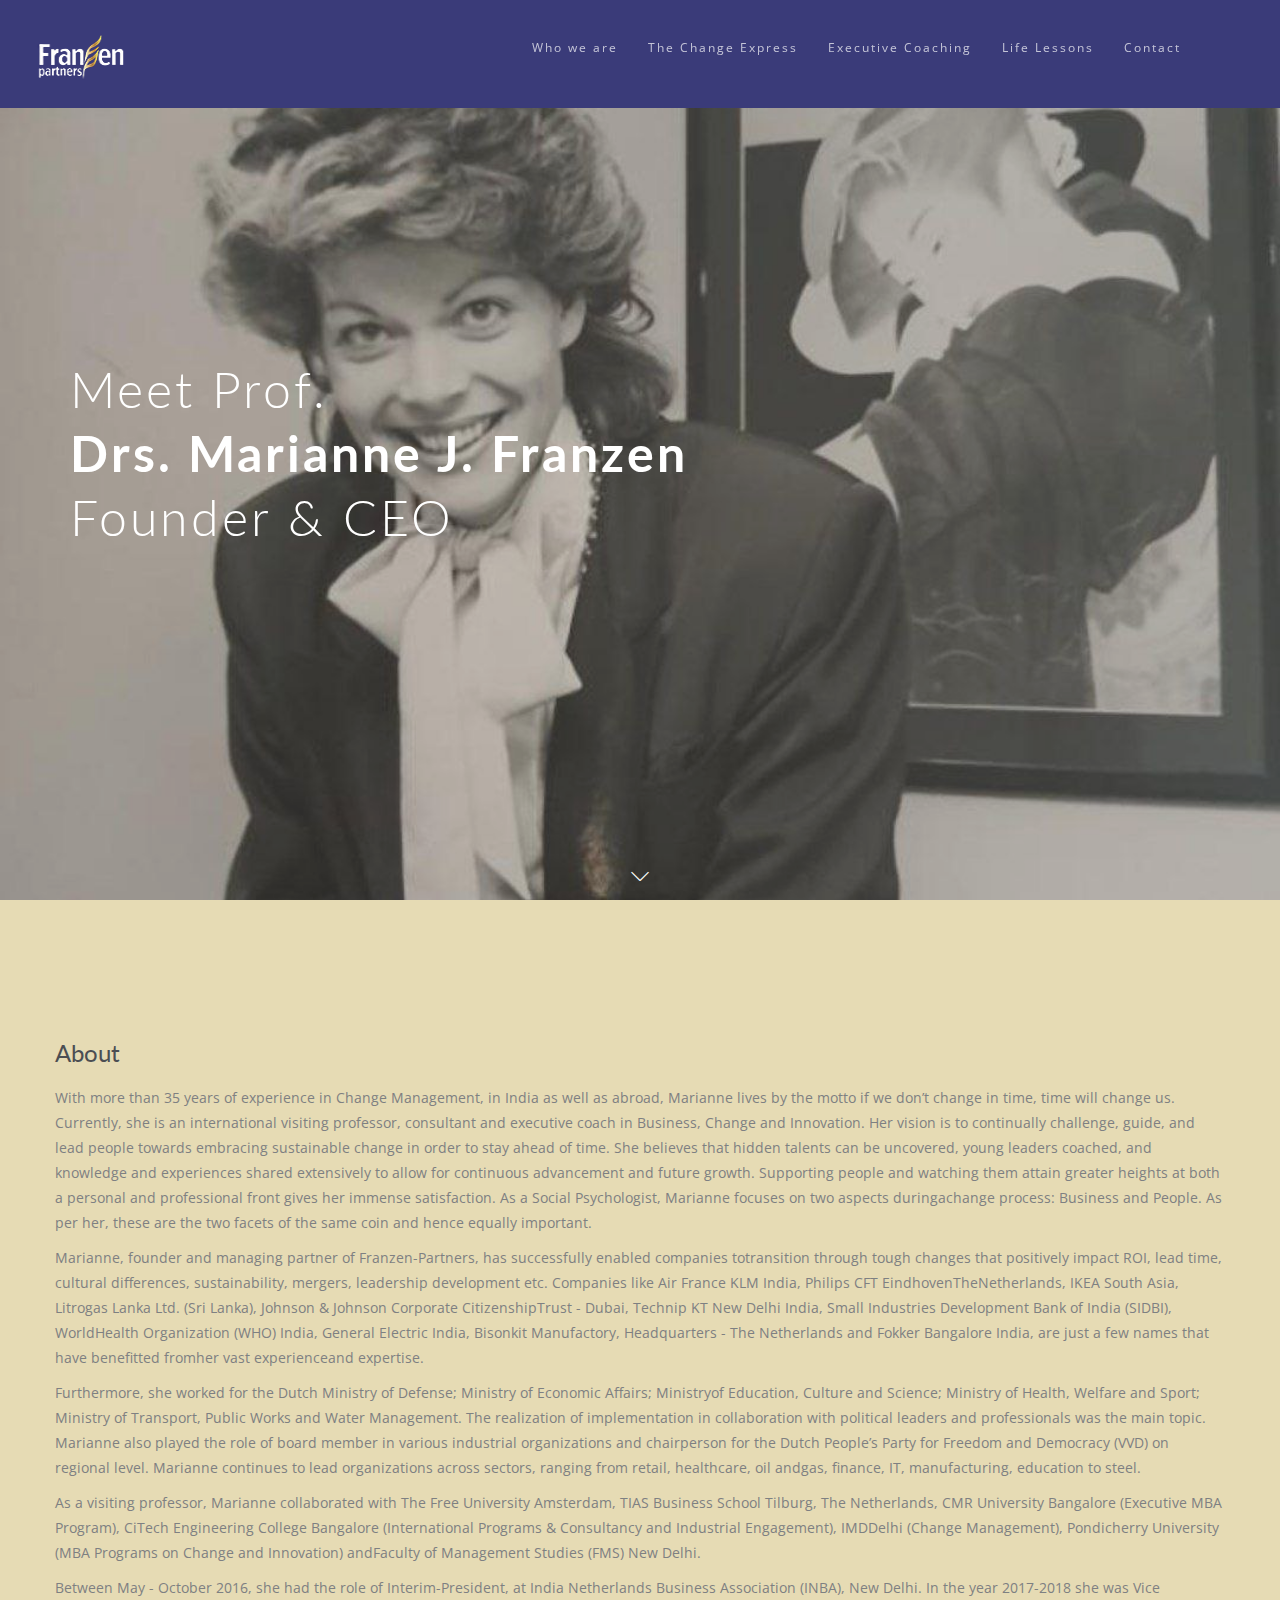
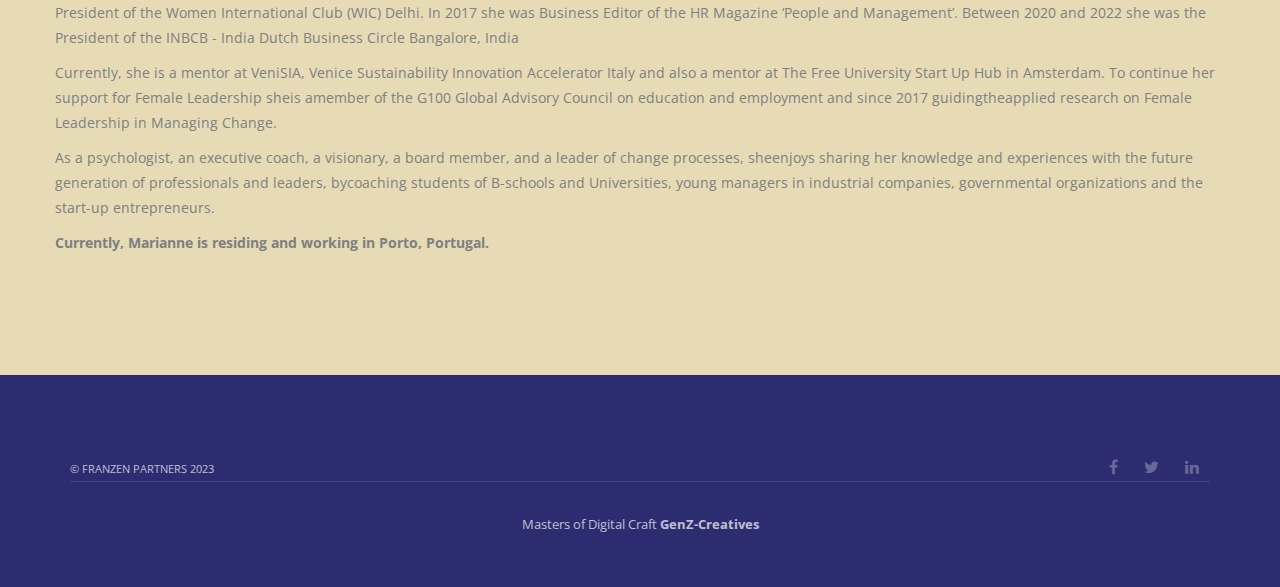
<file: marianne.html>
<!DOCTYPE html>

<html lang="en">
  <head>
    <title>CEO - Marianne</title>
    <meta charset="utf-8" />
    <!--[if IE
      ]><meta http-equiv="X-UA-Compatible" content="IE=edge"
    /><![endif]-->
    <meta name="robots" content="index, follow" />
    <meta name="keywords" content="HTML5 Template" />
    <meta name="description" content="Haswell - Responsive HTML5 Template" />
    <meta name="author" content="ABCgomel" />

    <meta
      name="viewport"
      content="width=device-width, initial-scale=1, maximum-scale=1"
    />

    <!-- FAVICONS -->
    <link href="images/FP/favicon.png" rel="icon" />

    <!-- CSS -->

    <!-- BOOTSTRAP -->
    <link rel="stylesheet" href="css/bootstrap.min.css" />

    <!-- GOOGLE FONT -->
    <link
      href="https://fonts.googleapis.com/css?family=Lato:300,400,700%7COpen+Sans:400,300,700"
      rel="stylesheet"
      type="text/css"
    />

    <!-- ICONS ELEGANT FONT & FONT AWESOME & LINEA ICONS -->
    <link rel="stylesheet" href="css/icons-fonts.css" />

    <!-- CSS THEME -->
    <link rel="stylesheet" href="css/style.css" />

    <!-- ANIMATE -->
    <link rel="stylesheet" href="css/animate.min.css" />
  </head>
  <body>
    <!-- LOADER -->
    <div id="loader-overflow">
      <div id="loader3">Please enable JS</div>
    </div>

    <div id="wrap" class="boxed">
      <div class="grey-bg">
        <!-- Grey BG  -->

        <div class="header-transporent-bg-black">
          <!-- HEADER -->
          <header id="nav" class="header header-1 black-header">
            <div class="header-wrapper" style="background-color: #2c2d70">
              <div class="container-m-30 clearfix">
                <div class="logo-row">
                  <!-- LOGO -->
                  <div class="logo-container-2">
                    <div class="logo-2">
                      <a href="index.html" class="clearfix">
                        <img
                          style="height: 5rem; width: 10rem"
                          src="images/FP/logo.png"
                          class="logo-img"
                          alt="Logo"
                        />
                      </a>
                    </div>
                  </div>
                  <!-- BUTTON -->
                  <div class="menu-btn-respons-container">
                    <button
                      type="button"
                      class="navbar-toggle btn-navbar collapsed"
                      data-toggle="collapse"
                      data-target="#main-menu .navbar-collapse"
                    >
                      <span
                        aria-hidden="true"
                        class="icon_menu hamb-mob-icon"
                      ></span>
                    </button>
                  </div>
                </div>
              </div>

              <!-- MAIN MENU CONTAINER -->
              <div class="main-menu-container">
                <div class="container-m-30 clearfix">
                  <!-- MAIN MENU -->
                  <div id="main-menu">
                    <div class="navbar navbar-default" role="navigation">
                      <!-- MAIN MENU LIST -->
                      <nav
                        class="collapse collapsing navbar-collapse right-1024"
                      >
                        <ul class="nav navbar-nav">
                          <!-- MENU ITEM -->
                          <li>
                            <a href="index.html"
                              ><div class="main-menu-title">Who we are</div></a
                            >
                          </li>

                          <!-- MENU ITEM -->
                          <li>
                            <a href="changeExpress.html"
                              ><div class="main-menu-title">
                                The Change Express
                              </div></a
                            >
                          </li>

                          <!-- MENU ITEM -->
                          <li>
                            <a href="executive.html"
                              ><div class="main-menu-title">
                                Executive Coaching
                              </div></a
                            >
                            <!-- <ul class="sub">
                              <li>
                                <a href="about.html">About Us</a>
                              </li>
  
                              <li>
                                <a href="marianne.html">Founder</a>
                              </li>
                            </ul> -->
                          </li>

                          <!-- MENU ITEM -->
                          <li class="parent">
                            <a
                              ><div class="main-menu-title">
                                Life Lessons
                              </div></a
                            >
                            <ul class="sub">
                              <li>
                                <a href="blog.html">Female Leadership</a>
                              </li>

                              <li>
                                <a href="blog.html">INDIAN IMPRESSIONS</a>
                              </li>
                              <li>
                                <a href="index.html#FAQ"
                                  >WORK RELATED STORIES</a
                                >
                              </li>
                            </ul>
                          </li>

                          <!-- MENU ITEM -->
                          <li>
                            <a href="contact.html"
                              ><div class="main-menu-title">Contact</div></a
                            >
                          </li>
                        </ul>
                      </nav>
                    </div>
                  </div>
                  <!-- END main-menu -->
                </div>
                <!-- END container-m-30 -->
              </div>
              <!-- END main-menu-container -->
            </div>
            <!-- END header-wrapper -->
          </header>

          <!-- STATIC MEDIA IMAGE -->
          <div
            id="index-link"
            class="sm-img-bg-fullscr parallax-section"
            style="background-image: url(images/FP/why-us-bg.jpg)"
            data-stellar-background-ratio="0.5"
          >
            <div class="container sm-content-cont js-height-fullscr">
              <div class="sm-cont-middle">
                <!-- OPACITY container -->
                <div class="opacity-scroll2">
                  <!-- LAYER NR. 1 -->
                  <div class="font-white light-50-wide sm-mb-15 sm-mt-20">
                    Meet Prof.
                    <span class="bold"> <br />Drs. Marianne J. Franzen</span
                    ><br />
                    Founder & CEO
                  </div>
                </div>
              </div>
            </div>

            <!-- SCROLL ICON -->
            <div class="local-scroll-cont font-white">
              <a href="#about" class="scroll-down smooth-scroll">
                <div class="icon icon-arrows-down"></div>
              </a>
            </div>
          </div>
        </div>

        <!-- FEATURES 5 & TESTIMONIALS 1 -->
        <div id="about" class="page-section p-110-cont">
          <div class="container">
            <div class="row">
              <h3>About</h3>
              <p>
                With more than 35 years of experience in Change Management, in
                India as well as abroad, Marianne lives by the motto if we don’t
                change in time, time will change us. Currently, she is an
                international visiting professor, consultant and executive coach
                in Business, Change and Innovation. Her vision is to continually
                challenge, guide, and lead people towards embracing sustainable
                change in order to stay ahead of time. She believes that hidden
                talents can be uncovered, young leaders coached, and knowledge
                and experiences shared extensively to allow for continuous
                advancement and future growth. Supporting people and watching
                them attain greater heights at both a personal and professional
                front gives her immense satisfaction. As a Social Psychologist,
                Marianne focuses on two aspects duringachange process: Business
                and People. As per her, these are the two facets of the same
                coin and hence equally important.
              </p>
              <p>
                Marianne, founder and managing partner of Franzen-Partners, has
                successfully enabled companies totransition through tough
                changes that positively impact ROI, lead time, cultural
                differences, sustainability, mergers, leadership development
                etc. Companies like Air France KLM India, Philips CFT
                EindhovenTheNetherlands, IKEA South Asia, Litrogas Lanka Ltd.
                (Sri Lanka), Johnson & Johnson Corporate CitizenshipTrust -
                Dubai, Technip KT New Delhi India, Small Industries Development
                Bank of India (SIDBI), WorldHealth Organization (WHO) India,
                General Electric India, Bisonkit Manufactory, Headquarters - The
                Netherlands and Fokker Bangalore India, are just a few names
                that have benefitted fromher vast experienceand expertise.
              </p>
              <p>
                Furthermore, she worked for the Dutch Ministry of Defense;
                Ministry of Economic Affairs; Ministryof Education, Culture and
                Science; Ministry of Health, Welfare and Sport; Ministry of
                Transport, Public Works and Water Management. The realization of
                implementation in collaboration with political leaders and
                professionals was the main topic. Marianne also played the role
                of board member in various industrial organizations and
                chairperson for the Dutch People’s Party for Freedom and
                Democracy (VVD) on regional level. Marianne continues to lead
                organizations across sectors, ranging from retail, healthcare,
                oil andgas, finance, IT, manufacturing, education to steel.
              </p>
              <p>
                As a visiting professor, Marianne collaborated with The Free
                University Amsterdam, TIAS Business School Tilburg, The
                Netherlands, CMR University Bangalore (Executive MBA Program),
                CiTech Engineering College Bangalore (International Programs &
                Consultancy and Industrial Engagement), IMDDelhi (Change
                Management), Pondicherry University (MBA Programs on Change and
                Innovation) andFaculty of Management Studies (FMS) New Delhi.
              </p>
              <p>
                Between May - October 2016, she had the role of
                Interim-President, at India Netherlands Business Association
                (INBA), New Delhi. In the year 2017-2018 she was Vice President
                of the Women International Club (WIC) Delhi. In 2017 she was
                Business Editor of the HR Magazine ‘People and Management’.
                Between 2020 and 2022 she was the President of the INBCB - India
                Dutch Business Circle Bangalore, India
              </p>
              <p>
                Currently, she is a mentor at VeniSIA, Venice Sustainability
                Innovation Accelerator Italy and also a mentor at The Free
                University Start Up Hub in Amsterdam. To continue her support
                for Female Leadership sheis amember of the G100 Global Advisory
                Council on education and employment and since 2017
                guidingtheapplied research on Female Leadership in Managing
                Change.
              </p>
              <p>
                As a psychologist, an executive coach, a visionary, a board
                member, and a leader of change processes, sheenjoys sharing her
                knowledge and experiences with the future generation of
                professionals and leaders, bycoaching students of B-schools and
                Universities, young managers in industrial companies,
                governmental organizations and the start-up entrepreneurs.
              </p>
              <p>
                <strong
                  >Currently, Marianne is residing and working in Porto,
                  Portugal.</strong
                >
              </p>
            </div>
          </div>
        </div>

        <!-- FOOTER 1 -->
        <footer id="footer3" class="page-section pt-80 pb-50 footer2-black">
          <div class="container">
            <div class="clearfix">
              <!-- Social Links -->
              <div class="footer-2-soc-a right">
                <a href="" title="Facebook" target="_blank"
                  ><i class="fa fa-facebook"></i
                ></a>
                <a href="" title="Twitter" target="_blank"
                  ><i class="fa fa-twitter"></i
                ></a>

                <a
                  href="https://www.linkedin.com/in/marianne-franzen/"
                  title="LinkedIn+"
                  target="_blank"
                  ><i class="fa fa-linkedin"></i
                ></a>
              </div>

              <!-- Copyright -->
              <div class="left">
                <a class="footer-2-copy" target="_blank"
                  >&copy; FRANZEN PARTNERS 2023</a
                >
              </div>
            </div>
            <div class="credits footer-2-copy-cont">
              Masters of Digital Craft
              <span class="bold"><a> GenZ-Creatives</a></span>
            </div>
          </div>
        </footer>

        <!-- BACK TO TOP -->
        <p id="back-top">
          <a href="#top" title="Back to Top"
            ><span class="icon icon-arrows-up"></span
          ></a>
        </p>
      </div>
      <!-- End BG -->
    </div>
    <!-- End wrap -->

    <!-- JS begin -->

    <!-- jQuery  -->
    <script src="js/jquery-1.11.2.min.js"></script>

    <!-- Include all compiled plugins (below), or include individual files as needed -->
    <script src="js/bootstrap.min.js"></script>

    <!-- MAGNIFIC POPUP -->
    <script src="js/jquery.magnific-popup.min.js"></script>

    <!-- PORTFOLIO SCRIPTS -->
    <script src="js/isotope.pkgd.min.js"></script>
    <script src="js/imagesloaded.pkgd.min.js"></script>
    <script src="js/masonry.pkgd.min.js"></script>

    <!-- COUNTER -->
    <script src="js/jquery.countTo.js"></script>

    <!-- APPEAR -->
    <script src="js/jquery.appear.js"></script>

    <!-- OWL CAROUSEL -->
    <script src="js/owl.carousel.min.js"></script>

    <!-- PARALLAX -->
    <script src="js/jquery.stellar.min.js"></script>

    <!-- ONE PAGE NAV -->
    <script src="js/jquery.nav.js"></script>
    <script>
      $(document).ready(function () {
        //ONE PAGE NAV	---------------------------------------------------------------------------
        var top_offset = $("header").height() - 1; // get height of fixed navbar

        $("#nav-onepage").onePageNav({
          currentClass: "current",
          changeHash: false,
          scrollSpeed: 700,
          scrollOffset: top_offset,
          scrollThreshold: 0.5,
          filter: "",
          easing: "swing",
          begin: function () {
            //I get fired when the animation is starting
          },
          end: function () {
            //I get fired when the animation is ending
          },
          scrollChange: function ($currentListItem) {
            //I get fired when you enter a section and I pass the list item of the section
          },
        });
      }); //END document.ready
    </script>

    <!-- GOOLE MAP -->
    <script src="https://maps.google.com/maps/api/js?key=INSERT-YOUR-API-KEY-HERE"></script>
    <script src="js/gmap3.min.js"></script>

    <!-- FORMS VALIDATION	-->
    <script src="js/jquery.validate.min.js"></script>
    <script src="js/contact-form-validation.min.js"></script>

    <!-- MAIN SCRIPT -->
    <script src="js/main.js"></script>

    <!-- JS end -->
  </body>
</html>
</file>
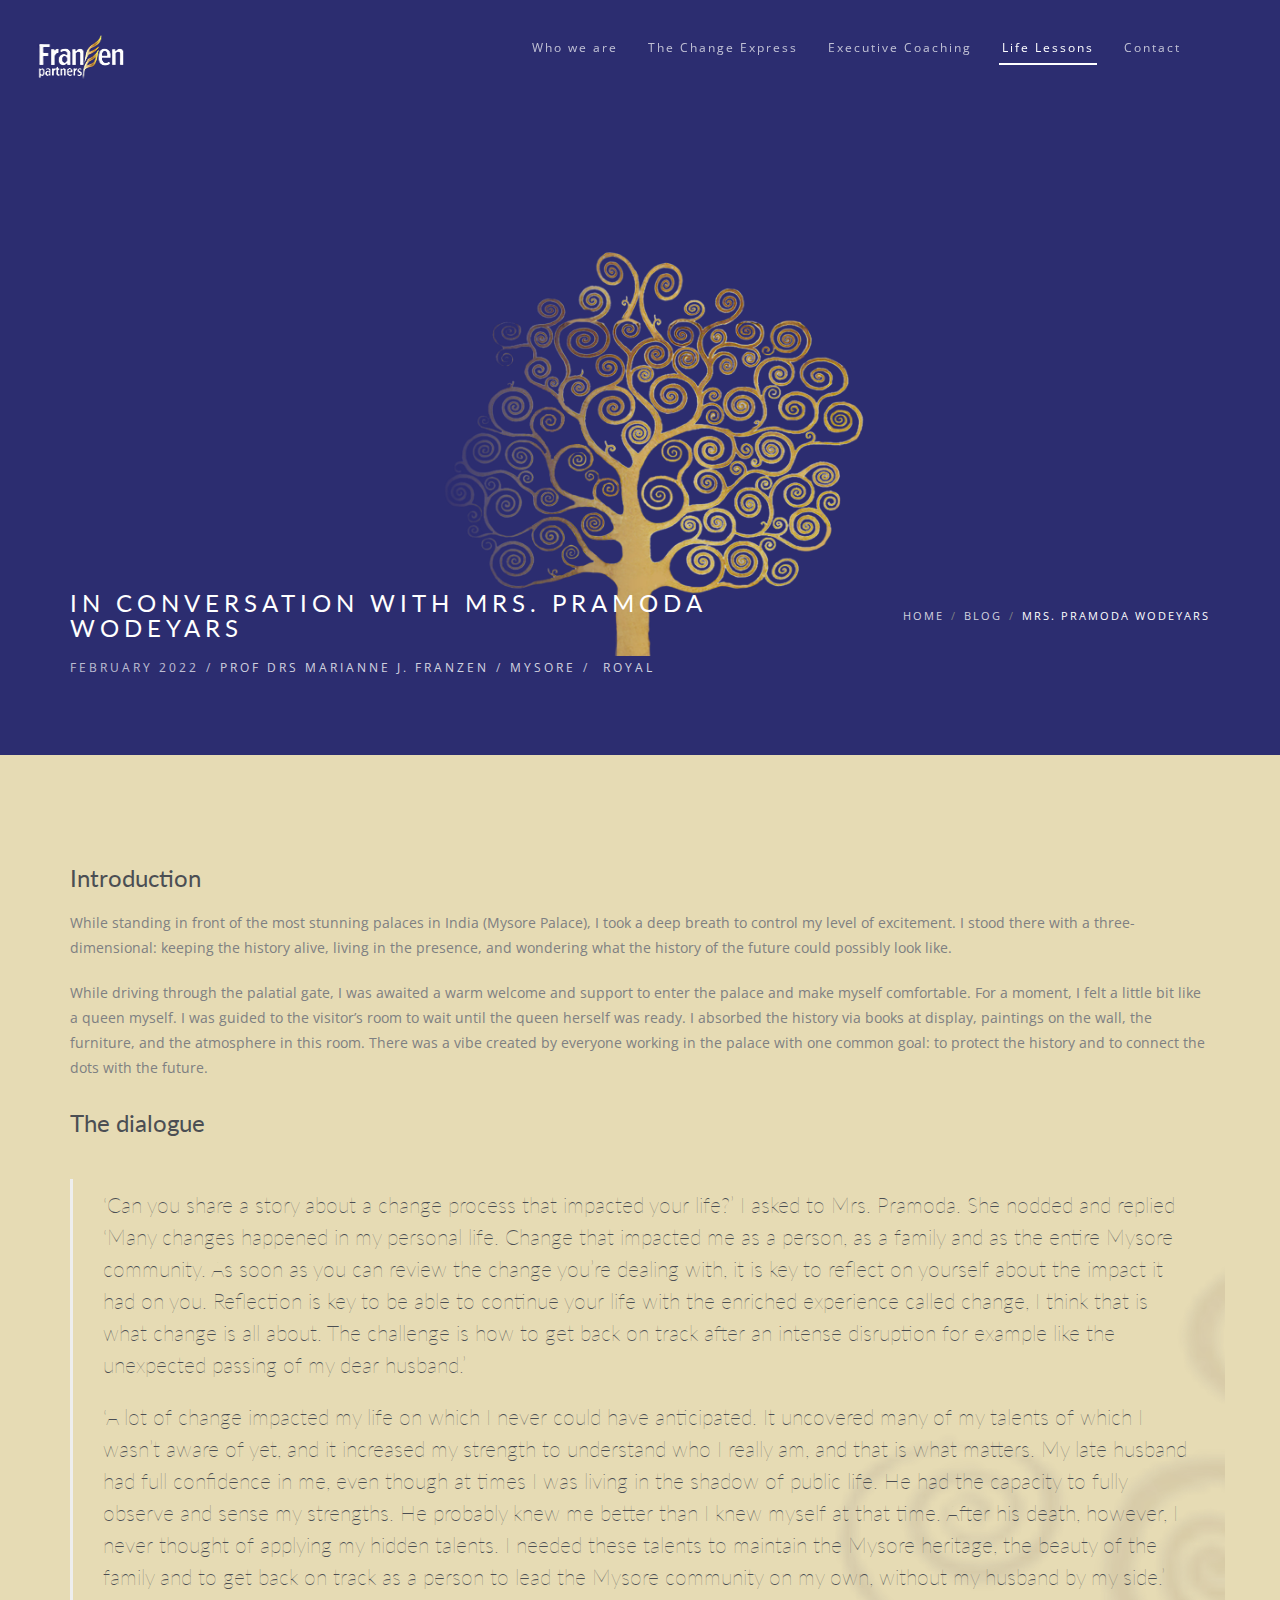
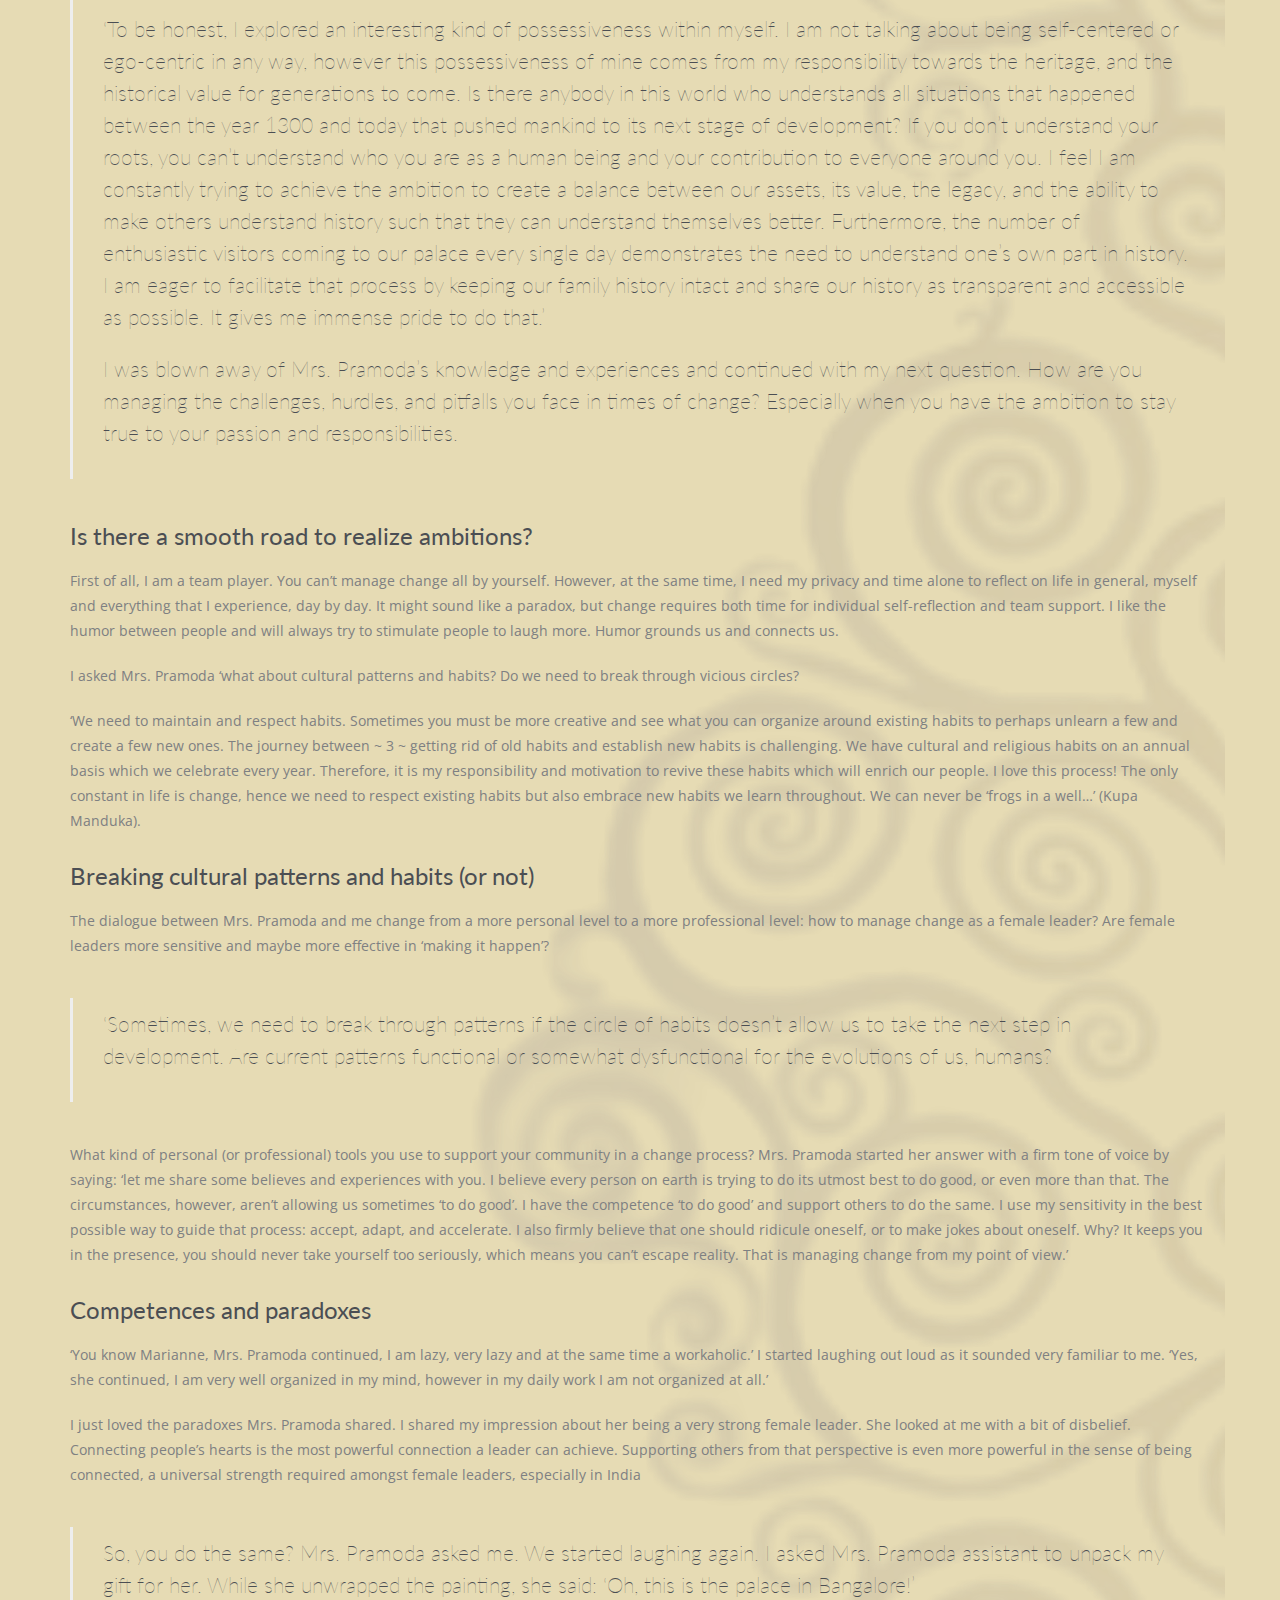
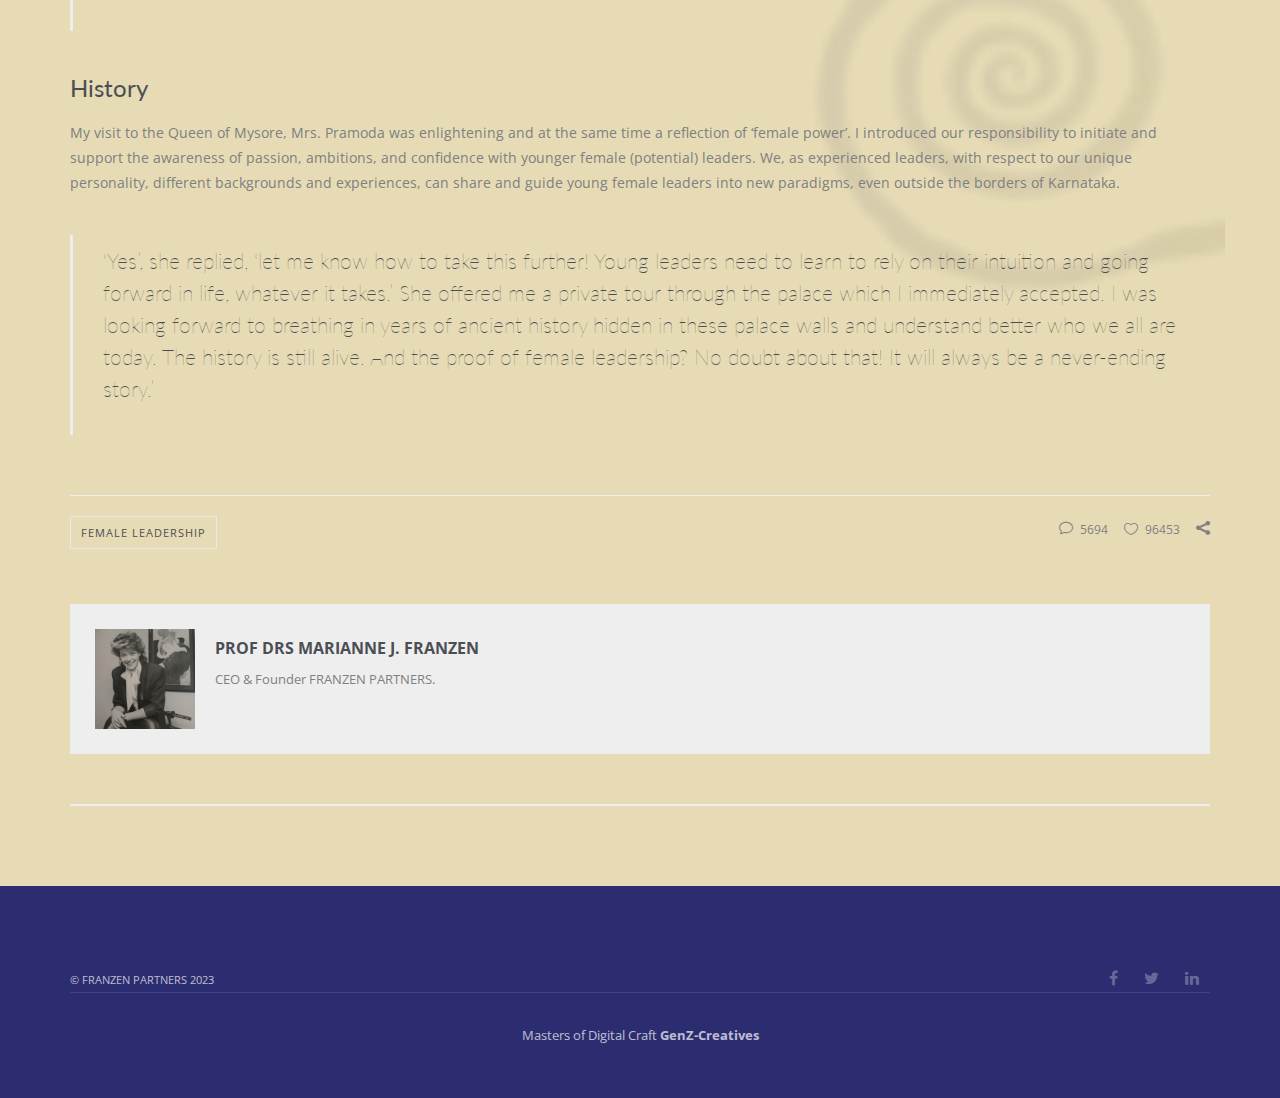
<file: wodeyards.html>
<!DOCTYPE html>

<html lang="en">
  <head>
    <title>Blog - Mrs. Pramoda Wodeyars</title>
    <meta charset="utf-8" />
    <!--[if IE
      ]><meta http-equiv="X-UA-Compatible" content="IE=edge"
    /><![endif]-->
    <meta name="robots" content="index, follow" />
    <meta name="keywords" content="HTML5 Template" />
    <meta name="description" content="Haswell - Responsive HTML5 Template" />
    <meta name="author" content="ABCgomel" />

    <meta
      name="viewport"
      content="width=device-width, initial-scale=1, maximum-scale=1"
    />

    <!-- FAVICONS -->
    <link href="images/FP/favicon.png" rel="icon" />

    <!-- CSS -->

    <!-- BOOTSTRAP -->
    <link rel="stylesheet" href="css/bootstrap.min.css" />

    <!-- GOOGLE FONT -->
    <link
      href="https://fonts.googleapis.com/css?family=Lato:300,400,700%7COpen+Sans:400,300,700"
      rel="stylesheet"
      type="text/css"
    />

    <!-- ICONS ELEGANT FONT & FONT AWESOME & LINEA ICONS -->
    <link rel="stylesheet" href="css/icons-fonts.css" />

    <!-- CSS THEME -->
    <link rel="stylesheet" href="css/style.css" />

    <!-- ANIMATE -->
    <link rel="stylesheet" href="css/animate.min.css" />

    <!-- IE Warning CSS -->
    <!--[if lte IE 8
      ]><link rel="stylesheet" type="text/css" href="css/ie-warning.css"
    /><![endif]-->
    <!--[if lte IE 8
      ]><link rel="stylesheet" type="text/css" href="css/ie8-fix.css"
    /><![endif]-->

    <!-- Magnific popup  in style.css	Owl Carousel Assets in style.css -->

    <!-- CSS end -->

    <!-- JS begin some js files in bottom of file-->

    <!-- HTML5 Shim and Respond.js IE8 support of HTML5 elements and media queries -->
    <!-- WARNING: Respond.js doesn't work if you view the page via file:// -->
    <!--[if lt IE 9]>
      <script src="https://oss.maxcdn.com/libs/html5shiv/3.7.0/html5shiv.js"></script>
      <script src="https://oss.maxcdn.com/libs/respond.js/1.4.2/respond.min.js"></script>
    <![endif]-->

    <!-- Modernizr -->
    <!-- <script src="js/modernizr.js"></script> -->
  </head>
  <body>
    <!-- LOADER -->
    <div id="loader-overflow">
      <div id="loader3">Please enable JS</div>
    </div>

    <div id="wrap" class="boxed">
      <div class="grey-bg">
        <!-- Grey BG  -->

        <div class="header-transporent-bg-black">
          <!-- HEADER 1 NO-TRANSPARENT -->
          <header id="nav" class="header header-1 black-header">
            <div class="header-wrapper" style="background-color: #2c2d70">
              <div class="container-m-30 clearfix">
                <div class="logo-row">
                  <!-- LOGO -->
                  <div class="logo-container-2">
                    <div class="logo-2">
                      <a href="index.html" class="clearfix">
                        <img
                          style="height: 5rem; width: 10rem"
                          src="images/FP/logo.png"
                          class="logo-img"
                          alt="Logo"
                        />
                      </a>
                    </div>
                  </div>
                  <!-- BUTTON -->
                  <div class="menu-btn-respons-container">
                    <button
                      type="button"
                      class="navbar-toggle btn-navbar collapsed"
                      data-toggle="collapse"
                      data-target="#main-menu .navbar-collapse"
                    >
                      <span
                        aria-hidden="true"
                        class="icon_menu hamb-mob-icon"
                      ></span>
                    </button>
                  </div>
                </div>
              </div>

              <!-- MAIN MENU CONTAINER -->
              <div class="main-menu-container">
                <div class="container-m-30 clearfix">
                  <!-- MAIN MENU -->
                  <div id="main-menu">
                    <div class="navbar navbar-default" role="navigation">
                      <!-- MAIN MENU LIST -->
                      <nav
                        class="collapse collapsing navbar-collapse right-1024"
                      >
                        <ul class="nav navbar-nav">
                          <!-- MENU ITEM -->
                          <li>
                            <a href="index.html"
                              ><div class="main-menu-title">Who we are</div></a
                            >
                          </li>

                          <!-- MENU ITEM -->
                          <li>
                            <a href="changeExpress.html"
                              ><div class="main-menu-title">
                                The Change Express
                              </div></a
                            >
                          </li>

                          <!-- MENU ITEM -->
                          <li>
                            <a href="executive.html"
                              ><div class="main-menu-title">
                                Executive Coaching
                              </div></a
                            >
                            <!-- <ul class="sub">
                            <li>
                              <a href="about.html">About Us</a>
                            </li>

                            <li>
                              <a href="marianne.html">Founder</a>
                            </li>
                          </ul> -->
                          </li>
                          <!-- MENU ITEM -->
                          <li class="parent current">
                            <a
                              ><div class="main-menu-title">
                                Life Lessons
                              </div></a
                            >
                            <ul class="sub">
                              <li>
                                <a href="blog.html">Female Leadership</a>
                              </li>

                              <li>
                                <a href="blog.html">INDIAN
                  IMPRESSIONS</a>
                              </li>
                              <li>
                                <a href="index.html#FAQ"
                                  >WORK RELATED STORIES</a
                                >
                              </li>
                            </ul>
                          </li>

                          <!-- MENU ITEM -->
                          <li>
                            <a href="contact.html"
                              ><div class="main-menu-title">Contact</div></a
                            >
                          </li>
                        </ul>
                      </nav>
                    </div>
                  </div>
                  <!-- END main-menu -->
                </div>
                <!-- END container-m-30 -->
              </div>
              <!-- END main-menu-container -->
            </div>
            <!-- END header-wrapper -->
          </header>
          <!-- PAGE TITLE IMG -->
          <div
            class="page-title-cont page-title-large grey-dark-bg page-title-img blog-single-fullwidth-img"
            style="background-size: 50rem"
          >
            <div class="relative container align-left">
              <div class="row">
                <div class="col-md-8">
                  <h1 class="page-title">
                    In conversation with Mrs. Pramoda Wodeyars
                  </h1>
                  <div class="page-sub-title">
                    February 2022<span class="slash-divider">/</span
                    ><a href="">Prof Drs Marianne J. Franzen</a
                    ><span class="slash-divider">/</span><a>Mysore</a
                    ><span class="slash-divider">/</span>
                    <a>Royal</a>
                  </div>
                </div>

                <div class="col-md-4">
                  <div class="breadcrumbs">
                    <a href="index.html">Home</a
                    ><span class="slash-divider">/</span
                    ><a href="blog.html">BLOG</a
                    ><span class="slash-divider">/</span
                    ><span class="bread-current">Mrs. Pramoda Wodeyars</span>
                  </div>
                </div>
              </div>
            </div>
          </div>
        </div>

        <!-- COTENT CONTAINER -->
        <div class="container p-80-cont">
          <div class="row">
            <!-- CONTENT -->
            <div class="col-md-12 blog-main-posts brey-light-bg">
              <!-- POST ITEM -->
              <div class="blog-post wow fadeIn pb-50">
                <div class="post-prev-text">
                  <h3>Introduction</h3>
                  <p>
                    While standing in front of the most stunning palaces in
                    India (Mysore Palace), I took a deep breath to control my
                    level of excitement. I stood there with a three-dimensional:
                    keeping the history alive, living in the presence, and
                    wondering what the history of the future could possibly look
                    like.
                  </p>
                  <p>
                    While driving through the palatial gate, I was awaited a
                    warm welcome and support to enter the palace and make myself
                    comfortable. For a moment, I felt a little bit like a queen
                    myself. I was guided to the visitor’s room to wait until the
                    queen herself was ready. I absorbed the history via books at
                    display, paintings on the wall, the furniture, and the
                    atmosphere in this room. There was a vibe created by
                    everyone working in the palace with one common goal: to
                    protect the history and to connect the dots with the future.
                  </p>
                  <h3>The dialogue</h3>

                  <blockquote class="mb-40 mt-40">
                    <p>
                      ‘Can you share a story about a change process that
                      impacted your life?’ I asked to Mrs. Pramoda. She nodded
                      and replied ‘Many changes happened in my personal life.
                      Change that impacted me as a person, as a family and as
                      the entire Mysore community. As soon as you can review the
                      change you’re dealing with, it is key to reflect on
                      yourself about the impact it had on you. Reflection is key
                      to be able to continue your life with the enriched
                      experience called change, I think that is what change is
                      all about. The challenge is how to get back on track after
                      an intense disruption for example like the unexpected
                      passing of my dear husband.’
                    </p>
                    <p>
                      ‘A lot of change impacted my life on which I never could
                      have anticipated. It uncovered many of my talents of which
                      I wasn’t aware of yet, and it increased my strength to
                      understand who I really am, and that is what matters. My
                      late husband had full confidence in me, even though at
                      times I was living in the shadow of public life. He had
                      the capacity to fully observe and sense my strengths. He
                      probably knew me better than I knew myself at that time.
                      After his death, however, I never thought of applying my
                      hidden talents. I needed these talents to maintain the
                      Mysore heritage, the beauty of the family and to get back
                      on track as a person to lead the Mysore community on my
                      own, without my husband by my side.’
                    </p>
                    <p>
                      ‘To be honest, I explored an interesting kind of
                      possessiveness within myself. I am not talking about being
                      self-centered or ego-centric in any way, however this
                      possessiveness of mine comes from my responsibility
                      towards the heritage, and the historical value for
                      generations to come. Is there anybody in this world who
                      understands all situations that happened between the year
                      1300 and today that pushed mankind to its next stage of
                      development? If you don’t understand your roots, you can’t
                      understand who you are as a human being and your
                      contribution to everyone around you. I feel I am
                      constantly trying to achieve the ambition to create a
                      balance between our assets, its value, the legacy, and the
                      ability to make others understand history such that they
                      can understand themselves better. Furthermore, the number
                      of enthusiastic visitors coming to our palace every single
                      day demonstrates the need to understand one’s own part in
                      history. I am eager to facilitate that process by keeping
                      our family history intact and share our history as
                      transparent and accessible as possible. It gives me
                      immense pride to do that.’
                    </p>
                    <p>
                      I was blown away of Mrs. Pramoda’s knowledge and
                      experiences and continued with my next question. How are
                      you managing the challenges, hurdles, and pitfalls you
                      face in times of change? Especially when you have the
                      ambition to stay true to your passion and
                      responsibilities.
                    </p>
                  </blockquote>
                  <h3>Is there a smooth road to realize ambitions?</h3>
                  <p>
                    First of all, I am a team player. You can’t manage change
                    all by yourself. However, at the same time, I need my
                    privacy and time alone to reflect on life in general, myself
                    and everything that I experience, day by day. It might sound
                    like a paradox, but change requires both time for individual
                    self-reflection and team support. I like the humor between
                    people and will always try to stimulate people to laugh
                    more. Humor grounds us and connects us.
                  </p>
                  <p>
                    I asked Mrs. Pramoda ‘what about cultural patterns and
                    habits? Do we need to break through vicious circles?
                  </p>
                  <p>
                    ‘We need to maintain and respect habits. Sometimes you must
                    be more creative and see what you can organize around
                    existing habits to perhaps unlearn a few and create a few
                    new ones. The journey between ~ 3 ~ getting rid of old
                    habits and establish new habits is challenging. We have
                    cultural and religious habits on an annual basis which we
                    celebrate every year. Therefore, it is my responsibility and
                    motivation to revive these habits which will enrich our
                    people. I love this process! The only constant in life is
                    change, hence we need to respect existing habits but also
                    embrace new habits we learn throughout. We can never be
                    ‘frogs in a well…’ (Kupa Manduka).
                  </p>
                  <h3>Breaking cultural patterns and habits (or not)</h3>

                  <p>
                    The dialogue between Mrs. Pramoda and me change from a more
                    personal level to a more professional level: how to manage
                    change as a female leader? Are female leaders more sensitive
                    and maybe more effective in ‘making it happen’?
                  </p>
                  <blockquote class="mb-40 mt-40">
                    <p>
                      ‘Sometimes, we need to break through patterns if the
                      circle of habits doesn’t allow us to take the next step in
                      development. Are current patterns functional or somewhat
                      dysfunctional for the evolutions of us, humans?
                    </p>
                  </blockquote>
                  <p>
                    What kind of personal (or professional) tools you use to
                    support your community in a change process? Mrs. Pramoda
                    started her answer with a firm tone of voice by saying: ‘let
                    me share some believes and experiences with you. I believe
                    every person on earth is trying to do its utmost best to do
                    good, or even more than that. The circumstances, however,
                    aren’t allowing us sometimes ‘to do good’. I have the
                    competence ‘to do good’ and support others to do the same. I
                    use my sensitivity in the best possible way to guide that
                    process: accept, adapt, and accelerate. I also firmly
                    believe that one should ridicule oneself, or to make jokes
                    about oneself. Why? It keeps you in the presence, you should
                    never take yourself too seriously, which means you can’t
                    escape reality. That is managing change from my point of
                    view.’
                  </p>

                  <h3>Competences and paradoxes</h3>
                  <p>
                    ‘You know Marianne, Mrs. Pramoda continued, I am lazy, very
                    lazy and at the same time a workaholic.’ I started laughing
                    out loud as it sounded very familiar to me. ‘Yes, she
                    continued, I am very well organized in my mind, however in
                    my daily work I am not organized at all.’
                  </p>
                  <p>
                    I just loved the paradoxes Mrs. Pramoda shared. I shared my
                    impression about her being a very strong female leader. She
                    looked at me with a bit of disbelief. Connecting people’s
                    hearts is the most powerful connection a leader can achieve.
                    Supporting others from that perspective is even more
                    powerful in the sense of being connected, a universal
                    strength required amongst female leaders, especially in
                    India
                  </p>
                  <blockquote class="mb-40 mt-40">
                    <p>
                      So, you do the same? Mrs. Pramoda asked me. We started
                      laughing again. I asked Mrs. Pramoda assistant to unpack
                      my gift for her. While she unwrapped the painting, she
                      said: ‘Oh, this is the palace in Bangalore!’
                    </p>
                  </blockquote>
                  <h3>History</h3>
                  <p>
                    My visit to the Queen of Mysore, Mrs. Pramoda was
                    enlightening and at the same time a reflection of ‘female
                    power’. I introduced our responsibility to initiate and
                    support the awareness of passion, ambitions, and confidence
                    with younger female (potential) leaders. We, as experienced
                    leaders, with respect to our unique personality, different
                    backgrounds and experiences, can share and guide young
                    female leaders into new paradigms, even outside the borders
                    of Karnataka.
                  </p>

                  <blockquote class="mb-40 mt-40">
                    <p>
                      ‘Yes’, she replied, ‘let me know how to take this further!
                      Young leaders need to learn to rely on their intuition and
                      going forward in life, whatever it takes.’ She offered me
                      a private tour through the palace which I immediately
                      accepted. I was looking forward to breathing in years of
                      ancient history hidden in these palace walls and
                      understand better who we all are today. The history is
                      still alive. And the proof of female leadership? No doubt
                      about that! It will always be a never-ending story.’
                    </p>
                  </blockquote>
                </div>

                <div class="post-prev-more-cont clearfix">
                  <div class="post-prev-more left">
                    <div class="tags">
                      <a>FEMALE LEADERSHIP</a>
                    </div>
                  </div>
                  <div class="right">
                    <a class="post-prev-count"
                      ><span aria-hidden="true" class="icon_comment_alt"></span
                      ><span class="icon-count">5694</span></a
                    >
                    <a
                      href="https://1.envato.market/a1gQR"
                      class="post-prev-count"
                      ><span aria-hidden="true" class="icon_heart_alt"></span
                      ><span class="icon-count">96453</span></a
                    >
                    <a
                      href="#"
                      class="post-prev-count dropdown-toggle"
                      data-toggle="dropdown"
                      aria-expanded="false"
                    >
                      <span aria-hidden="true" class="social_share"></span>
                    </a>
                    <ul
                      class="social-menu dropdown-menu dropdown-menu-right"
                      role="menu"
                    >
                      <li>
                        <a href="#"
                          ><span
                            aria-hidden="true"
                            class="social_facebook"
                          ></span
                        ></a>
                      </li>
                      <li>
                        <a href="#"
                          ><span
                            aria-hidden="true"
                            class="social_twitter"
                          ></span
                        ></a>
                      </li>
                      <li>
                        <a href="#"
                          ><span
                            aria-hidden="true"
                            class="social_dribbble"
                          ></span
                        ></a>
                      </li>
                    </ul>
                  </div>
                </div>
              </div>

              <!-- AUTHOR -->
              <div class="post-author-container clearfix mb-50">
                <div class="post-author-avatar">
                  <img
                    alt="ava"
                    src="images/FP/why-us-bg.jpg"
                    style="height: 100px; width: 100px"
                  />
                </div>

                <div class="comment-content">
                  <div class="comment-author">
                    <a href="https://1.envato.market/a1gQR"
                      >Prof Drs Marianne J. Franzen</a
                    >
                  </div>

                  <p>CEO & Founder FRANZEN PARTNERS.</p>
                </div>
              </div>

              <!-- DIVIDER -->
              <hr class="mt-0 mb-0" />

              <!-- DIVIDER -->
              <hr class="mt-0 mb-0" />
            </div>
          </div>
        </div>

        <!-- FOOTER 2 BLACK -->
        <footer id="footer3" class="page-section pt-80 pb-50 footer2-black">
          <div class="container">
            <div class="clearfix">
              <!-- Social Links -->
              <div class="footer-2-soc-a right">
                <a href="" title="Facebook" target="_blank"
                  ><i class="fa fa-facebook"></i
                ></a>
                <a href="" title="Twitter" target="_blank"
                  ><i class="fa fa-twitter"></i
                ></a>

                <a
                  href="https://www.linkedin.com/in/marianne-franzen/"
                  title="LinkedIn+"
                  target="_blank"
                  ><i class="fa fa-linkedin"></i
                ></a>
              </div>

              <!-- Copyright -->
              <div class="left">
                <a class="footer-2-copy" target="_blank"
                  >&copy; FRANZEN PARTNERS 2023</a
                >
              </div>
            </div>
            <div class="credits footer-2-copy-cont">
              Masters of Digital Craft
              <span class="bold"><a> GenZ-Creatives</a></span>
            </div>
          </div>
        </footer>

        <!-- BACK TO TOP -->
        <p id="back-top">
          <a href="#top" title="Back to Top"
            ><span class="icon icon-arrows-up"></span
          ></a>
        </p>
      </div>
      <!-- End BG -->
    </div>
    <!-- End wrap -->

    <!-- JS begin -->

    <!-- jQuery  -->
    <script src="js/jquery-1.11.2.min.js"></script>

    <!-- Include all compiled plugins (below), or include individual files as needed -->
    <script src="js/bootstrap.min.js"></script>

    <!-- MAGNIFIC POPUP -->
    <script src="js/jquery.magnific-popup.min.js"></script>

    <!-- PORTFOLIO SCRIPTS -->
    <script src="js/imagesloaded.pkgd.min.js"></script>

    <!-- APPEAR -->
    <script src="js/jquery.appear.js"></script>

    <!-- OWL CAROUSEL -->
    <script src="js/owl.carousel.min.js"></script>

    <!-- MAIN SCRIPT -->
    <script src="js/main.js"></script>

    <!-- JS end -->
  </body>
</html>
</file>
<file: css/icons-fonts.css>
@charset "UTF-8";
@font-face{font-family:"linea-icons";src:url(../fonts/linea-icons.eot);src:url(../fonts/linea-icons.eot?#iefix) format("embedded-opentype"),url(../fonts/linea-icons.woff) format("woff"),url(../fonts/linea-icons.ttf) format("truetype"),url(../fonts/linea-icons.svg#linea-icons) format("svg");font-weight:400;font-style:normal}[data-icon]:before{font-family:"linea-icons"!important;content:attr(data-icon);font-style:normal!important;font-weight:400!important;font-variant:normal!important;text-transform:none!important;speak:none;line-height:1;-webkit-font-smoothing:antialiased;-moz-osx-font-smoothing:grayscale}[class^="icon-"]:before,[class*=" icon-"]:before{font-family:"linea-icons"!important;font-style:normal!important;font-weight:400!important;font-variant:normal!important;text-transform:none!important;speak:none;line-height:1;-webkit-font-smoothing:antialiased;-moz-osx-font-smoothing:grayscale}.icon-arrows-anticlockwise:before{content:"a"}.icon-music-bell:before{content:"\e05d"}.icon-music-cd:before{content:"\e05e"}.icon-music-headphones:before{content:"\e063"}.icon-music-ipod:before{content:"\e064"}.icon-music-loudspeaker:before{content:"\e065"}.icon-music-microphone-old:before{content:"\e067"}.icon-music-mixer:before{content:"\e068"}.icon-music-mute:before{content:"\e069"}.icon-music-note-multiple:before{content:"\e06a"}.icon-music-note-single:before{content:"\e06b"}.icon-music-pause-button:before{content:"\e06c"}.icon-music-play-button:before{content:"\e06d"}.icon-music-record:before{content:"\e071"}.icon-music-repeat-button:before{content:"\e073"}.icon-music-rewind-button:before{content:"\e074"}.icon-music-shuffle-button:before{content:"\e075"}.icon-music-stop-button:before{content:"\e076"}.icon-music-tape:before{content:"\e077"}.icon-music-volume-down:before{content:"\e078"}.icon-music-volume-up:before{content:"\e079"}.icon-ecommerce-bag:before{content:"\e07a"}.icon-ecommerce-bag-check:before{content:"\e07b"}.icon-ecommerce-bag-download:before{content:"\e07d"}.icon-ecommerce-bag-minus:before{content:"\e07e"}.icon-ecommerce-bag-plus:before{content:"\e07f"}.icon-ecommerce-bag-refresh:before{content:"\e080"}.icon-ecommerce-bag-remove:before{content:"\e081"}.icon-ecommerce-bag-search:before{content:"\e082"}.icon-ecommerce-bag-upload:before{content:"\e083"}.icon-ecommerce-banknote:before{content:"\e084"}.icon-ecommerce-banknotes:before{content:"\e085"}.icon-ecommerce-creditcard:before{content:"\e09e"}.icon-ecommerce-diamond:before{content:"\e09f"}.icon-ecommerce-dollar:before{content:"\e0a0"}.icon-ecommerce-gift:before{content:"\e0a3"}.icon-ecommerce-graph1:before{content:"\e0a4"}.icon-ecommerce-graph2:before{content:"\e0a5"}.icon-ecommerce-graph3:before{content:"\e0a6"}.icon-ecommerce-graph-decrease:before{content:"\e0a7"}.icon-ecommerce-graph-increase:before{content:"\e0a8"}.icon-ecommerce-megaphone:before{content:"\e0ac"}.icon-ecommerce-money:before{content:"\e0ad"}.icon-ecommerce-receipt:before{content:"\e0b1"}.icon-ecommerce-sale:before{content:"\e0c7"}.icon-ecommerce-sales:before{content:"\e0c8"}.icon-ecommerce-ticket:before{content:"\e0c9"}.icon-ecommerce-wallet:before{content:"\e0cb"}.icon-basic-accelerator:before{content:"\e160"}.icon-basic-alarm:before{content:"\e161"}.icon-basic-anchor:before{content:"\e162"}.icon-basic-anticlockwise:before{content:"\e163"}.icon-basic-archive:before{content:"\e164"}.icon-basic-archive-full:before{content:"\e165"}.icon-basic-ban:before{content:"\e166"}.icon-basic-bolt:before{content:"\e16b"}.icon-basic-book:before{content:"\e16c"}.icon-basic-book-pencil:before{content:"\e16e"}.icon-basic-bookmark:before{content:"\e16f"}.icon-basic-calculator:before{content:"\e170"}.icon-basic-case:before{content:"\e174"}.icon-basic-chronometer:before{content:"\e175"}.icon-basic-clessidre:before{content:"\e176"}.icon-basic-clock:before{content:"\e177"}.icon-basic-clockwise:before{content:"\e178"}.icon-basic-cloud:before{content:"\e179"}.icon-basic-compass:before{content:"\e17b"}.icon-basic-cup:before{content:"\e17c"}.icon-basic-display:before{content:"\e17e"}.icon-basic-download:before{content:"\e17f"}.icon-basic-exclamation:before{content:"\e180"}.icon-basic-eye:before{content:"\e181"}.icon-basic-eye-closed:before{content:"\e182"}.icon-basic-flag1:before{content:"\e184"}.icon-basic-flag2:before{content:"\e185"}.icon-basic-floppydisk:before{content:"\e186"}.icon-basic-folder:before{content:"\e187"}.icon-basic-folder-multiple:before{content:"\e188"}.icon-basic-gear:before{content:"\e189"}.icon-basic-geolocalize-01:before{content:"\e18a"}.icon-basic-geolocalize-05:before{content:"\e18b"}.icon-basic-globe:before{content:"\e18c"}.icon-basic-gunsight:before{content:"\e18d"}.icon-basic-hammer:before{content:"\e18e"}.icon-basic-headset:before{content:"\e18f"}.icon-basic-heart:before{content:"\e190"}.icon-basic-heart-broken:before{content:"\e191"}.icon-basic-helm:before{content:"\e192"}.icon-basic-home:before{content:"\e193"}.icon-basic-info:before{content:"\e194"}.icon-basic-ipod:before{content:"\e195"}.icon-basic-joypad:before{content:"\e196"}.icon-basic-key:before{content:"\e197"}.icon-basic-keyboard:before{content:"\e198"}.icon-basic-laptop:before{content:"\e199"}.icon-basic-life-buoy:before{content:"\e19a"}.icon-basic-lightbulb:before{content:"\e19b"}.icon-basic-link:before{content:"\e19c"}.icon-basic-lock:before{content:"\e19d"}.icon-basic-lock-open:before{content:"\e19e"}.icon-basic-magic-mouse:before{content:"\e19f"}.icon-basic-magnifier:before{content:"\e1a0"}.icon-basic-magnifier-minus:before{content:"\e1a1"}.icon-basic-magnifier-plus:before{content:"\e1a2"}.icon-basic-mail:before{content:"\e1a3"}.icon-basic-mail-multiple:before{content:"\e1a4"}.icon-basic-mail-open:before{content:"\e1a5"}.icon-basic-mail-open-text:before{content:"\e1a6"}.icon-basic-male:before{content:"\e1a7"}.icon-basic-map:before{content:"\e1a8"}.icon-basic-message:before{content:"\e1a9"}.icon-basic-message-multiple:before{content:"\e1aa"}.icon-basic-message-txt:before{content:"\e1ab"}.icon-basic-mixer2:before{content:"\e1ac"}.icon-basic-mouse:before{content:"\e1ad"}.icon-basic-notebook:before{content:"\e1ae"}.icon-basic-notebook-pen:before{content:"\e1af"}.icon-basic-notebook-pencil:before{content:"\e1b0"}.icon-basic-paperplane:before{content:"\e1b1"}.icon-basic-pencil-ruler:before{content:"\e1b2"}.icon-basic-pencil-ruler-pen:before{content:"\e1b3"}.icon-basic-photo:before{content:"\e1b4"}.icon-basic-picture:before{content:"\e1b5"}.icon-basic-picture-multiple:before{content:"\e1b6"}.icon-basic-pin1:before{content:"\e1b7"}.icon-basic-pin2:before{content:"\e1b8"}.icon-basic-postcard:before{content:"\e1b9"}.icon-basic-postcard-multiple:before{content:"\e1ba"}.icon-basic-printer:before{content:"\e1bb"}.icon-basic-question:before{content:"\e1bc"}.icon-basic-rss:before{content:"\e1bd"}.icon-basic-server:before{content:"\e1be"}.icon-basic-server2:before{content:"\e1bf"}.icon-basic-server-cloud:before{content:"\e1c0"}.icon-basic-server-download:before{content:"\e1c1"}.icon-basic-server-upload:before{content:"\e1c2"}.icon-basic-settings:before{content:"\e1c3"}.icon-basic-share:before{content:"\e1c4"}.icon-basic-sheet:before{content:"\e1c5"}.icon-basic-sheet-multiple:before{content:"\e1c6"}.icon-basic-sheet-pen:before{content:"\e1c7"}.icon-basic-sheet-pencil:before{content:"\e1c8"}.icon-basic-sheet-txt:before{content:"\e1c9"}.icon-basic-signs:before{content:"\e1ca"}.icon-basic-smartphone:before{content:"\e1cb"}.icon-basic-spread:before{content:"\e1cd"}.icon-basic-spread-bookmark:before{content:"\e1ce"}.icon-basic-spread-text:before{content:"\e1cf"}.icon-basic-spread-text-bookmark:before{content:"\e1d0"}.icon-basic-star:before{content:"\e1d1"}.icon-basic-tablet:before{content:"\e1d2"}.icon-basic-target:before{content:"\e1d3"}.icon-basic-todo:before{content:"\e1d4"}.icon-basic-todo-pen:before{content:"\e1d5"}.icon-basic-todo-pencil:before{content:"\e1d6"}.icon-basic-todo-txt:before{content:"\e1d7"}.icon-basic-todolist-pen:before{content:"\e1d8"}.icon-basic-todolist-pencil:before{content:"\e1d9"}.icon-basic-trashcan:before{content:"\e1da"}.icon-basic-trashcan-full:before{content:"\e1db"}.icon-basic-trashcan-refresh:before{content:"\e1dc"}.icon-basic-trashcan-remove:before{content:"\e1dd"}.icon-basic-upload:before{content:"\e1de"}.icon-basic-usb:before{content:"\e1df"}.icon-basic-video:before{content:"\e1e0"}.icon-basic-watch:before{content:"\e1e1"}.icon-basic-webpage:before{content:"\e1e2"}.icon-basic-webpage-img-txt:before{content:"\e1e3"}.icon-basic-webpage-multiple:before{content:"\e1e4"}.icon-basic-webpage-txt:before{content:"\e1e5"}.icon-basic-world:before{content:"\e1e6"}.icon-arrows-anticlockwise-1:before{content:"\e1e7"}.icon-arrows-anticlockwise-dashed:before{content:"\e1e8"}.icon-arrows-button-down:before{content:"\e1e9"}.icon-arrows-button-off:before{content:"\e1ea"}.icon-arrows-button-on:before{content:"\e1eb"}.icon-arrows-button-up:before{content:"\e1ec"}.icon-arrows-check:before{content:"\e1ed"}.icon-arrows-circle-check:before{content:"\e1ee"}.icon-arrows-circle-down:before{content:"\e1ef"}.icon-arrows-circle-downleft:before{content:"\e1f0"}.icon-arrows-circle-downright:before{content:"\e1f1"}.icon-arrows-circle-left:before{content:"\e1f2"}.icon-arrows-circle-minus:before{content:"\e1f3"}.icon-arrows-circle-plus:before{content:"\e1f4"}.icon-arrows-circle-remove:before{content:"\e1f5"}.icon-arrows-circle-right:before{content:"\e1f6"}.icon-arrows-circle-up:before{content:"\e1f7"}.icon-arrows-circle-upleft:before{content:"\e1f8"}.icon-arrows-circle-upright:before{content:"\e1f9"}.icon-arrows-clockwise:before{content:"\e1fa"}.icon-arrows-clockwise-dashed:before{content:"\e1fb"}.icon-arrows-compress:before{content:"\e1fc"}.icon-arrows-deny:before{content:"\e1fd"}.icon-arrows-diagonal:before{content:"\e1fe"}.icon-arrows-diagonal2:before{content:"\e1ff"}.icon-arrows-down:before{content:"\e200"}.icon-arrows-down-double-34:before{content:"\e201"}.icon-arrows-downleft:before{content:"\e202"}.icon-arrows-downright:before{content:"\e203"}.icon-arrows-drag-horiz:before{content:"\e206"}.icon-arrows-drag-left:before{content:"\e207"}.icon-arrows-drag-left-dashed:before{content:"\e208"}.icon-arrows-drag-right:before{content:"\e209"}.icon-arrows-drag-right-dashed:before{content:"\e20a"}.icon-arrows-drag-up:before{content:"\e20b"}.icon-arrows-drag-up-dashed:before{content:"\e20c"}.icon-arrows-drag-vert:before{content:"\e20d"}.icon-arrows-exclamation:before{content:"\e20e"}.icon-arrows-expand:before{content:"\e20f"}.icon-arrows-expand-diagonal1:before{content:"\e210"}.icon-arrows-expand-horizontal1:before{content:"\e211"}.icon-arrows-expand-vertical1:before{content:"\e212"}.icon-arrows-fit-horizontal:before{content:"\e213"}.icon-arrows-fit-vertical:before{content:"\e214"}.icon-arrows-glide:before{content:"\e215"}.icon-arrows-glide-horizontal:before{content:"\e216"}.icon-arrows-glide-vertical:before{content:"\e217"}.icon-arrows-hamburger1:before{content:"\e218"}.icon-arrows-hamburger-2:before{content:"\e219"}.icon-arrows-horizontal:before{content:"\e21a"}.icon-arrows-info:before{content:"\e21b"}.icon-arrows-keyboard-alt:before{content:"\e21c"}.icon-arrows-keyboard-cmd-29:before{content:"\e21d"}.icon-arrows-keyboard-delete:before{content:"\e21e"}.icon-arrows-keyboard-down-28:before{content:"\e21f"}.icon-arrows-keyboard-left:before{content:"\e220"}.icon-arrows-keyboard-return:before{content:"\e221"}.icon-arrows-keyboard-right:before{content:"\e222"}.icon-arrows-keyboard-shift:before{content:"\e223"}.icon-arrows-keyboard-tab:before{content:"\e224"}.icon-arrows-keyboard-up:before{content:"\e225"}.icon-arrows-left:before{content:"\e226"}.icon-arrows-left-double-32:before{content:"\e227"}.icon-arrows-minus:before{content:"\e228"}.icon-arrows-move:before{content:"\e229"}.icon-arrows-move2:before{content:"\e22a"}.icon-arrows-move-bottom:before{content:"\e22b"}.icon-arrows-move-left:before{content:"\e22c"}.icon-arrows-move-right:before{content:"\e22d"}.icon-arrows-move-top:before{content:"\e22e"}.icon-arrows-plus:before{content:"\e22f"}.icon-arrows-remove:before{content:"\e231"}.icon-arrows-right:before{content:"\e232"}.icon-arrows-right-double-31:before{content:"\e233"}.icon-arrows-rotate:before{content:"\e234"}.icon-arrows-shrink:before{content:"\e238"}.icon-arrows-shrink-diagonal1:before{content:"\e239"}.icon-arrows-shrink-diagonal2:before{content:"\e23a"}.icon-arrows-shrink-horizonal2:before{content:"\e23b"}.icon-arrows-shrink-horizontal1:before{content:"\e23c"}.icon-arrows-shrink-vertical1:before{content:"\e23d"}.icon-arrows-shrink-vertical2:before{content:"\e23e"}.icon-arrows-sign-down:before{content:"\e23f"}.icon-arrows-sign-left:before{content:"\e240"}.icon-arrows-sign-right:before{content:"\e241"}.icon-arrows-sign-up:before{content:"\e242"}.icon-arrows-slide-down1:before{content:"\e243"}.icon-arrows-slide-down2:before{content:"\e244"}.icon-arrows-slide-left1:before{content:"\e245"}.icon-arrows-slide-left2:before{content:"\e246"}.icon-arrows-slide-right1:before{content:"\e247"}.icon-arrows-slide-right2:before{content:"\e248"}.icon-arrows-slide-up1:before{content:"\e249"}.icon-arrows-slide-up2:before{content:"\e24a"}.icon-arrows-slim-down:before{content:"\e24b"}.icon-arrows-slim-down-dashed:before{content:"\e24c"}.icon-arrows-slim-left:before{content:"\e24d"}.icon-arrows-slim-left-dashed:before{content:"\e24e"}.icon-arrows-slim-right:before{content:"\e24f"}.icon-arrows-slim-right-dashed:before{content:"\e250"}.icon-arrows-slim-up:before{content:"\e251"}.icon-arrows-slim-up-dashed:before{content:"\e252"}.icon-arrows-square-check:before{content:"\e253"}.icon-arrows-square-down:before{content:"\e254"}.icon-arrows-square-downleft:before{content:"\e255"}.icon-arrows-square-downright:before{content:"\e256"}.icon-arrows-square-left:before{content:"\e257"}.icon-arrows-square-minus:before{content:"\e258"}.icon-arrows-square-plus:before{content:"\e259"}.icon-arrows-square-remove:before{content:"\e25a"}.icon-arrows-square-right:before{content:"\e25b"}.icon-arrows-square-up:before{content:"\e25c"}.icon-arrows-square-upleft:before{content:"\e25d"}.icon-arrows-square-upright:before{content:"\e25e"}.icon-arrows-squares:before{content:"\e25f"}.icon-arrows-stretch-diagonal1:before{content:"\e260"}.icon-arrows-stretch-diagonal2:before{content:"\e261"}.icon-arrows-stretch-diagonal3:before{content:"\e262"}.icon-arrows-stretch-diagonal4:before{content:"\e263"}.icon-arrows-stretch-horizontal1:before{content:"\e264"}.icon-arrows-stretch-horizontal2:before{content:"\e265"}.icon-arrows-stretch-vertical1:before{content:"\e266"}.icon-arrows-switch-horizontal:before{content:"\e268"}.icon-arrows-switch-vertical:before{content:"\e269"}.icon-arrows-up:before{content:"\e26a"}.icon-arrows-up-double-33:before{content:"\e26b"}.icon-arrows-upleft:before{content:"\e26c"}.icon-arrows-upright:before{content:"\e26d"}.icon-arrows-vertical:before{content:"\e26e"}.icon-software-font-smallcaps:before{content:"b"}.icon-software-horizontal-align-center:before{content:"c"}.icon-software-pencil:before{content:"d"}.icon-software-paintroller:before{content:"e"}.icon-ecommerce-bag-cloud:before{content:"f"}.icon-ecommerce-euro:before{content:"g"}.icon-arrows-stretch-vertical2:before{content:"i"}.icon-ecommerce-cent:before{content:"h"}.icon-arrows-rotate-dashed:before{content:"j"}.icon-arrows-drag-down-dashed:before{content:"k"}.icon-arrows-drag-down:before{content:"l"}
/* ELEGANT ICONS*/
@font-face{font-family:ElegantIcons;src:url(../fonts/ElegantIcons.eot);src:url(../fonts/ElegantIcons.eot?#iefix) format('embedded-opentype'),url(../fonts/ElegantIcons.woff) format('woff'),url(../fonts/ElegantIcons.ttf) format('truetype'),url(../fonts/ElegantIcons.svg#ElegantIcons) format('svg');font-weight:400;font-style:normal}[data-icon]:before{font-family:ElegantIcons;content:attr(data-icon);speak:none;font-weight:400;font-variant:normal;text-transform:none;line-height:1;-webkit-font-smoothing:antialiased;-moz-osx-font-smoothing:grayscale}.arrow-up-down,.arrow_back,.arrow_carrot-2down,.arrow_carrot-2down_alt2,.arrow_carrot-2dwnn_alt,.arrow_carrot-2left,.arrow_carrot-2left_alt,.arrow_carrot-2left_alt2,.arrow_carrot-2right,.arrow_carrot-2right_alt,.arrow_carrot-2right_alt2,.arrow_carrot-2up,.arrow_carrot-2up_alt,.arrow_carrot-2up_alt2,.arrow_carrot-down,.arrow_carrot-down_alt,.arrow_carrot-down_alt2,.arrow_carrot-left,.arrow_carrot-left_alt,.arrow_carrot-left_alt2,.arrow_carrot-right,.arrow_carrot-right_alt,.arrow_carrot-right_alt2,.arrow_carrot-up,.arrow_carrot-up_alt2,.arrow_carrot_up_alt,.arrow_condense,.arrow_condense_alt,.arrow_down,.arrow_down_alt,.arrow_expand,.arrow_expand_alt,.arrow_expand_alt2,.arrow_expand_alt3,.arrow_left,.arrow_left-down,.arrow_left-down_alt,.arrow_left-right,.arrow_left-right_alt,.arrow_left-up,.arrow_left-up_alt,.arrow_left_alt,.arrow_move,.arrow_right,.arrow_right-down,.arrow_right-down_alt,.arrow_right-up,.arrow_right-up_alt,.arrow_right_alt,.arrow_triangle-down,.arrow_triangle-down_alt,.arrow_triangle-down_alt2,.arrow_triangle-left,.arrow_triangle-left_alt,.arrow_triangle-left_alt2,.arrow_triangle-right,.arrow_triangle-right_alt,.arrow_triangle-right_alt2,.arrow_triangle-up,.arrow_triangle-up_alt,.arrow_triangle-up_alt2,.arrow_up,.arrow_up-down_alt,.arrow_up_alt,.icon_adjust-horiz,.icon_adjust-vert,.icon_archive,.icon_archive_alt,.icon_bag,.icon_bag_alt,.icon_balance,.icon_blocked,.icon_book,.icon_book_alt,.icon_box-checked,.icon_box-empty,.icon_box-selected,.icon_briefcase,.icon_briefcase_alt,.icon_building,.icon_building_alt,.icon_calculator_alt,.icon_calendar,.icon_calulator,.icon_camera,.icon_camera_alt,.icon_cart,.icon_cart_alt,.icon_chat,.icon_chat_alt,.icon_check,.icon_check_alt,.icon_check_alt2,.icon_circle-empty,.icon_circle-slelected,.icon_clipboard,.icon_clock,.icon_clock_alt,.icon_close,.icon_close_alt,.icon_close_alt2,.icon_cloud,.icon_cloud-download,.icon_cloud-download_alt,.icon_cloud-upload,.icon_cloud-upload_alt,.icon_cloud_alt,.icon_cog,.icon_cogs,.icon_comment,.icon_comment_alt,.icon_compass,.icon_compass_alt,.icon_cone,.icon_cone_alt,.icon_contacts,.icon_contacts_alt,.icon_creditcard,.icon_currency,.icon_currency_alt,.icon_cursor,.icon_cursor_alt,.icon_datareport,.icon_datareport_alt,.icon_desktop,.icon_dislike,.icon_dislike_alt,.icon_document,.icon_document_alt,.icon_documents,.icon_documents_alt,.icon_download,.icon_drawer,.icon_drawer_alt,.icon_drive,.icon_drive_alt,.icon_easel,.icon_easel_alt,.icon_error-circle,.icon_error-circle_alt,.icon_error-oct,.icon_error-oct_alt,.icon_error-triangle,.icon_error-triangle_alt,.icon_film,.icon_floppy,.icon_floppy_alt,.icon_flowchart,.icon_flowchart_alt,.icon_folder,.icon_folder-add,.icon_folder-add_alt,.icon_folder-alt,.icon_folder-open,.icon_folder-open_alt,.icon_folder_download,.icon_folder_upload,.icon_genius,.icon_gift,.icon_gift_alt,.icon_globe,.icon_globe-2,.icon_globe_alt,.icon_grid-2x2,.icon_grid-3x3,.icon_group,.icon_headphones,.icon_heart,.icon_heart_alt,.icon_hourglass,.icon_house,.icon_house_alt,.icon_id,.icon_id-2,.icon_id-2_alt,.icon_id_alt,.icon_image,.icon_images,.icon_info,.icon_info_alt,.icon_key,.icon_key_alt,.icon_laptop,.icon_lifesaver,.icon_lightbulb,.icon_lightbulb_alt,.icon_like,.icon_like_alt,.icon_link,.icon_link_alt,.icon_loading,.icon_lock,.icon_lock-open,.icon_lock-open_alt,.icon_lock_alt,.icon_mail,.icon_mail_alt,.icon_map,.icon_map_alt,.icon_menu,.icon_menu-circle_alt,.icon_menu-circle_alt2,.icon_menu-square_alt,.icon_menu-square_alt2,.icon_mic,.icon_mic_alt,.icon_minus-06,.icon_minus-box,.icon_minus_alt,.icon_minus_alt2,.icon_mobile,.icon_mug,.icon_mug_alt,.icon_music,.icon_ol,.icon_paperclip,.icon_pause,.icon_pause_alt,.icon_pause_alt2,.icon_pencil,.icon_pencil-edit,.icon_pencil-edit_alt,.icon_pencil_alt,.icon_pens,.icon_pens_alt,.icon_percent,.icon_percent_alt,.icon_phone,.icon_piechart,.icon_pin,.icon_pin_alt,.icon_plus,.icon_plus-box,.icon_plus_alt,.icon_plus_alt2,.icon_printer,.icon_printer-alt,.icon_profile,.icon_pushpin,.icon_pushpin_alt,.icon_puzzle,.icon_puzzle_alt,.icon_question,.icon_question_alt,.icon_question_alt2,.icon_quotations,.icon_quotations_alt,.icon_quotations_alt2,.icon_refresh,.icon_ribbon,.icon_ribbon_alt,.icon_rook,.icon_search,.icon_search-2,.icon_search_alt,.icon_shield,.icon_shield_alt,.icon_star,.icon_star-half,.icon_star-half_alt,.icon_star_alt,.icon_stop,.icon_stop_alt,.icon_stop_alt2,.icon_table,.icon_tablet,.icon_tag,.icon_tag_alt,.icon_tags,.icon_tags_alt,.icon_target,.icon_tool,.icon_toolbox,.icon_toolbox_alt,.icon_tools,.icon_trash,.icon_trash_alt,.icon_ul,.icon_upload,.icon_vol-mute,.icon_vol-mute_alt,.icon_volume-high,.icon_volume-high_alt,.icon_volume-low,.icon_volume-low_alt,.icon_wallet,.icon_wallet_alt,.icon_zoom-in,.icon_zoom-in_alt,.icon_zoom-out,.icon_zoom-out_alt,.social_blogger,.social_blogger_circle,.social_blogger_square,.social_delicious,.social_delicious_circle,.social_delicious_square,.social_deviantart,.social_deviantart_circle,.social_deviantart_square,.social_dribbble,.social_dribbble_circle,.social_dribbble_square,.social_facebook,.social_facebook_circle,.social_facebook_square,.social_flickr,.social_flickr_circle,.social_flickr_square,.social_googledrive,.social_googledrive_alt2,.social_googledrive_square,.social_googleplus,.social_googleplus_circle,.social_googleplus_square,.social_instagram,.social_instagram_circle,.social_instagram_square,.social_linkedin,.social_linkedin_circle,.social_linkedin_square,.social_myspace,.social_myspace_circle,.social_myspace_square,.social_picassa,.social_picassa_circle,.social_picassa_square,.social_pinterest,.social_pinterest_circle,.social_pinterest_square,.social_rss,.social_rss_circle,.social_rss_square,.social_share,.social_share_circle,.social_share_square,.social_skype,.social_skype_circle,.social_skype_square,.social_spotify,.social_spotify_circle,.social_spotify_square,.social_stumbleupon_circle,.social_stumbleupon_square,.social_tumbleupon,.social_tumblr,.social_tumblr_circle,.social_tumblr_square,.social_twitter,.social_twitter_circle,.social_twitter_square,.social_vimeo,.social_vimeo_circle,.social_vimeo_square,.social_wordpress,.social_wordpress_circle,.social_wordpress_square,.social_youtube,.social_youtube_circle,.social_youtube_square{font-family:ElegantIcons;speak:none;font-style:normal;font-weight:400;font-variant:normal;text-transform:none;line-height:1;-webkit-font-smoothing:antialiased}.arrow_up:before{content:"\21"}.arrow_down:before{content:"\22"}.arrow_left:before{content:"\23"}.arrow_right:before{content:"\24"}.arrow_left-up:before{content:"\25"}.arrow_right-up:before{content:"\26"}.arrow_right-down:before{content:"\27"}.arrow_left-down:before{content:"\28"}.arrow-up-down:before{content:"\29"}.arrow_up-down_alt:before{content:"\2a"}.arrow_left-right_alt:before{content:"\2b"}.arrow_left-right:before{content:"\2c"}.arrow_expand_alt2:before{content:"\2d"}.arrow_expand_alt:before{content:"\2e"}.arrow_condense:before{content:"\2f"}.arrow_expand:before{content:"\30"}.arrow_move:before{content:"\31"}.arrow_carrot-up:before{content:"\32"}.arrow_carrot-down:before{content:"\33"}.arrow_carrot-left:before{content:"\34"}.arrow_carrot-right:before{content:"\35"}.arrow_carrot-2up:before{content:"\36"}.arrow_carrot-2down:before{content:"\37"}.arrow_carrot-2left:before{content:"\38"}.arrow_carrot-2right:before{content:"\39"}.arrow_carrot-up_alt2:before{content:"\3a"}.arrow_carrot-down_alt2:before{content:"\3b"}.arrow_carrot-left_alt2:before{content:"\3c"}.arrow_carrot-right_alt2:before{content:"\3d"}.arrow_carrot-2up_alt2:before{content:"\3e"}.arrow_carrot-2down_alt2:before{content:"\3f"}.arrow_carrot-2left_alt2:before{content:"\40"}.arrow_carrot-2right_alt2:before{content:"\41"}.arrow_triangle-up:before{content:"\42"}.arrow_triangle-down:before{content:"\43"}.arrow_triangle-left:before{content:"\44"}.arrow_triangle-right:before{content:"\45"}.arrow_triangle-up_alt2:before{content:"\46"}.arrow_triangle-down_alt2:before{content:"\47"}.arrow_triangle-left_alt2:before{content:"\48"}.arrow_triangle-right_alt2:before{content:"\49"}.arrow_back:before{content:"\4a"}.icon_minus-06:before{content:"\4b"}.icon_plus:before{content:"\4c"}.icon_close:before{content:"\4d"}.icon_check:before{content:"\4e"}.icon_minus_alt2:before{content:"\4f"}.icon_plus_alt2:before{content:"\50"}.icon_close_alt2:before{content:"\51"}.icon_check_alt2:before{content:"\52"}.icon_zoom-out_alt:before{content:"\53"}.icon_zoom-in_alt:before{content:"\54"}.icon_search:before{content:"\55"}.icon_box-empty:before{content:"\56"}.icon_box-selected:before{content:"\57"}.icon_minus-box:before{content:"\58"}.icon_plus-box:before{content:"\59"}.icon_box-checked:before{content:"\5a"}.icon_circle-empty:before{content:"\5b"}.icon_circle-slelected:before{content:"\5c"}.icon_stop_alt2:before{content:"\5d"}.icon_stop:before{content:"\5e"}.icon_pause_alt2:before{content:"\5f"}.icon_pause:before{content:"\60"}.icon_menu:before{content:"\61"}.icon_menu-square_alt2:before{content:"\62"}.icon_menu-circle_alt2:before{content:"\63"}.icon_ul:before{content:"\64"}.icon_ol:before{content:"\65"}.icon_adjust-horiz:before{content:"\66"}.icon_adjust-vert:before{content:"\67"}.icon_document_alt:before{content:"\68"}.icon_documents_alt:before{content:"\69"}.icon_pencil:before{content:"\6a"}.icon_pencil-edit_alt:before{content:"\6b"}.icon_pencil-edit:before{content:"\6c"}.icon_folder-alt:before{content:"\6d"}.icon_folder-open_alt:before{content:"\6e"}.icon_folder-add_alt:before{content:"\6f"}.icon_info_alt:before{content:"\70"}.icon_error-oct_alt:before{content:"\71"}.icon_error-circle_alt:before{content:"\72"}.icon_error-triangle_alt:before{content:"\73"}.icon_question_alt2:before{content:"\74"}.icon_question:before{content:"\75"}.icon_comment_alt:before{content:"\76"}.icon_chat_alt:before{content:"\77"}.icon_vol-mute_alt:before{content:"\78"}.icon_volume-low_alt:before{content:"\79"}.icon_volume-high_alt:before{content:"\7a"}.icon_quotations:before{content:"\7b"}.icon_quotations_alt2:before{content:"\7c"}.icon_clock_alt:before{content:"\7d"}.icon_lock_alt:before{content:"\7e"}.icon_lock-open_alt:before{content:"\e000"}.icon_key_alt:before{content:"\e001"}.icon_cloud_alt:before{content:"\e002"}.icon_cloud-upload_alt:before{content:"\e003"}.icon_cloud-download_alt:before{content:"\e004"}.icon_image:before{content:"\e005"}.icon_images:before{content:"\e006"}.icon_lightbulb_alt:before{content:"\e007"}.icon_gift_alt:before{content:"\e008"}.icon_house_alt:before{content:"\e009"}.icon_genius:before{content:"\e00a"}.icon_mobile:before{content:"\e00b"}.icon_tablet:before{content:"\e00c"}.icon_laptop:before{content:"\e00d"}.icon_desktop:before{content:"\e00e"}.icon_camera_alt:before{content:"\e00f"}.icon_mail_alt:before{content:"\e010"}.icon_cone_alt:before{content:"\e011"}.icon_ribbon_alt:before{content:"\e012"}.icon_bag_alt:before{content:"\e013"}.icon_creditcard:before{content:"\e014"}.icon_cart_alt:before{content:"\e015"}.icon_paperclip:before{content:"\e016"}.icon_tag_alt:before{content:"\e017"}.icon_tags_alt:before{content:"\e018"}.icon_trash_alt:before{content:"\e019"}.icon_cursor_alt:before{content:"\e01a"}.icon_mic_alt:before{content:"\e01b"}.icon_compass_alt:before{content:"\e01c"}.icon_pin_alt:before{content:"\e01d"}.icon_pushpin_alt:before{content:"\e01e"}.icon_map_alt:before{content:"\e01f"}.icon_drawer_alt:before{content:"\e020"}.icon_toolbox_alt:before{content:"\e021"}.icon_book_alt:before{content:"\e022"}.icon_calendar:before{content:"\e023"}.icon_film:before{content:"\e024"}.icon_table:before{content:"\e025"}.icon_contacts_alt:before{content:"\e026"}.icon_headphones:before{content:"\e027"}.icon_lifesaver:before{content:"\e028"}.icon_piechart:before{content:"\e029"}.icon_refresh:before{content:"\e02a"}.icon_link_alt:before{content:"\e02b"}.icon_link:before{content:"\e02c"}.icon_loading:before{content:"\e02d"}.icon_blocked:before{content:"\e02e"}.icon_archive_alt:before{content:"\e02f"}.icon_heart_alt:before{content:"\e030"}.icon_star_alt:before{content:"\e031"}.icon_star-half_alt:before{content:"\e032"}.icon_star:before{content:"\e033"}.icon_star-half:before{content:"\e034"}.icon_tools:before{content:"\e035"}.icon_tool:before{content:"\e036"}.icon_cog:before{content:"\e037"}.icon_cogs:before{content:"\e038"}.arrow_up_alt:before{content:"\e039"}.arrow_down_alt:before{content:"\e03a"}.arrow_left_alt:before{content:"\e03b"}.arrow_right_alt:before{content:"\e03c"}.arrow_left-up_alt:before{content:"\e03d"}.arrow_right-up_alt:before{content:"\e03e"}.arrow_right-down_alt:before{content:"\e03f"}.arrow_left-down_alt:before{content:"\e040"}.arrow_condense_alt:before{content:"\e041"}.arrow_expand_alt3:before{content:"\e042"}.arrow_carrot_up_alt:before{content:"\e043"}.arrow_carrot-down_alt:before{content:"\e044"}.arrow_carrot-left_alt:before{content:"\e045"}.arrow_carrot-right_alt:before{content:"\e046"}.arrow_carrot-2up_alt:before{content:"\e047"}.arrow_carrot-2dwnn_alt:before{content:"\e048"}.arrow_carrot-2left_alt:before{content:"\e049"}.arrow_carrot-2right_alt:before{content:"\e04a"}.arrow_triangle-up_alt:before{content:"\e04b"}.arrow_triangle-down_alt:before{content:"\e04c"}.arrow_triangle-left_alt:before{content:"\e04d"}.arrow_triangle-right_alt:before{content:"\e04e"}.icon_minus_alt:before{content:"\e04f"}.icon_plus_alt:before{content:"\e050"}.icon_close_alt:before{content:"\e051"}.icon_check_alt:before{content:"\e052"}.icon_zoom-out:before{content:"\e053"}.icon_zoom-in:before{content:"\e054"}.icon_stop_alt:before{content:"\e055"}.icon_menu-square_alt:before{content:"\e056"}.icon_menu-circle_alt:before{content:"\e057"}.icon_document:before{content:"\e058"}.icon_documents:before{content:"\e059"}.icon_pencil_alt:before{content:"\e05a"}.icon_folder:before{content:"\e05b"}.icon_folder-open:before{content:"\e05c"}.icon_folder-add:before{content:"\e05d"}.icon_folder_upload:before{content:"\e05e"}.icon_folder_download:before{content:"\e05f"}.icon_info:before{content:"\e060"}.icon_error-circle:before{content:"\e061"}.icon_error-oct:before{content:"\e062"}.icon_error-triangle:before{content:"\e063"}.icon_question_alt:before{content:"\e064"}.icon_comment:before{content:"\e065"}.icon_chat:before{content:"\e066"}.icon_vol-mute:before{content:"\e067"}.icon_volume-low:before{content:"\e068"}.icon_volume-high:before{content:"\e069"}.icon_quotations_alt:before{content:"\e06a"}.icon_clock:before{content:"\e06b"}.icon_lock:before{content:"\e06c"}.icon_lock-open:before{content:"\e06d"}.icon_key:before{content:"\e06e"}.icon_cloud:before{content:"\e06f"}.icon_cloud-upload:before{content:"\e070"}.icon_cloud-download:before{content:"\e071"}.icon_lightbulb:before{content:"\e072"}.icon_gift:before{content:"\e073"}.icon_house:before{content:"\e074"}.icon_camera:before{content:"\e075"}.icon_mail:before{content:"\e076"}.icon_cone:before{content:"\e077"}.icon_ribbon:before{content:"\e078"}.icon_bag:before{content:"\e079"}.icon_cart:before{content:"\e07a"}.icon_tag:before{content:"\e07b"}.icon_tags:before{content:"\e07c"}.icon_trash:before{content:"\e07d"}.icon_cursor:before{content:"\e07e"}.icon_mic:before{content:"\e07f"}.icon_compass:before{content:"\e080"}.icon_pin:before{content:"\e081"}.icon_pushpin:before{content:"\e082"}.icon_map:before{content:"\e083"}.icon_drawer:before{content:"\e084"}.icon_toolbox:before{content:"\e085"}.icon_book:before{content:"\e086"}.icon_contacts:before{content:"\e087"}.icon_archive:before{content:"\e088"}.icon_heart:before{content:"\e089"}.icon_profile:before{content:"\e08a"}.icon_group:before{content:"\e08b"}.icon_grid-2x2:before{content:"\e08c"}.icon_grid-3x3:before{content:"\e08d"}.icon_music:before{content:"\e08e"}.icon_pause_alt:before{content:"\e08f"}.icon_phone:before{content:"\e090"}.icon_upload:before{content:"\e091"}.icon_download:before{content:"\e092"}.social_facebook:before{content:"\e093"}.social_twitter:before{content:"\e094"}.social_pinterest:before{content:"\e095"}.social_googleplus:before{content:"\e096"}.social_tumblr:before{content:"\e097"}.social_tumbleupon:before{content:"\e098"}.social_wordpress:before{content:"\e099"}.social_instagram:before{content:"\e09a"}.social_dribbble:before{content:"\e09b"}.social_vimeo:before{content:"\e09c"}.social_linkedin:before{content:"\e09d"}.social_rss:before{content:"\e09e"}.social_deviantart:before{content:"\e09f"}.social_share:before{content:"\e0a0"}.social_myspace:before{content:"\e0a1"}.social_skype:before{content:"\e0a2"}.social_youtube:before{content:"\e0a3"}.social_picassa:before{content:"\e0a4"}.social_googledrive:before{content:"\e0a5"}.social_flickr:before{content:"\e0a6"}.social_blogger:before{content:"\e0a7"}.social_spotify:before{content:"\e0a8"}.social_delicious:before{content:"\e0a9"}.social_facebook_circle:before{content:"\e0aa"}.social_twitter_circle:before{content:"\e0ab"}.social_pinterest_circle:before{content:"\e0ac"}.social_googleplus_circle:before{content:"\e0ad"}.social_tumblr_circle:before{content:"\e0ae"}.social_stumbleupon_circle:before{content:"\e0af"}.social_wordpress_circle:before{content:"\e0b0"}.social_instagram_circle:before{content:"\e0b1"}.social_dribbble_circle:before{content:"\e0b2"}.social_vimeo_circle:before{content:"\e0b3"}.social_linkedin_circle:before{content:"\e0b4"}.social_rss_circle:before{content:"\e0b5"}.social_deviantart_circle:before{content:"\e0b6"}.social_share_circle:before{content:"\e0b7"}.social_myspace_circle:before{content:"\e0b8"}.social_skype_circle:before{content:"\e0b9"}.social_youtube_circle:before{content:"\e0ba"}.social_picassa_circle:before{content:"\e0bb"}.social_googledrive_alt2:before{content:"\e0bc"}.social_flickr_circle:before{content:"\e0bd"}.social_blogger_circle:before{content:"\e0be"}.social_spotify_circle:before{content:"\e0bf"}.social_delicious_circle:before{content:"\e0c0"}.social_facebook_square:before{content:"\e0c1"}.social_twitter_square:before{content:"\e0c2"}.social_pinterest_square:before{content:"\e0c3"}.social_googleplus_square:before{content:"\e0c4"}.social_tumblr_square:before{content:"\e0c5"}.social_stumbleupon_square:before{content:"\e0c6"}.social_wordpress_square:before{content:"\e0c7"}.social_instagram_square:before{content:"\e0c8"}.social_dribbble_square:before{content:"\e0c9"}.social_vimeo_square:before{content:"\e0ca"}.social_linkedin_square:before{content:"\e0cb"}.social_rss_square:before{content:"\e0cc"}.social_deviantart_square:before{content:"\e0cd"}.social_share_square:before{content:"\e0ce"}.social_myspace_square:before{content:"\e0cf"}.social_skype_square:before{content:"\e0d0"}.social_youtube_square:before{content:"\e0d1"}.social_picassa_square:before{content:"\e0d2"}.social_googledrive_square:before{content:"\e0d3"}.social_flickr_square:before{content:"\e0d4"}.social_blogger_square:before{content:"\e0d5"}.social_spotify_square:before{content:"\e0d6"}.social_delicious_square:before{content:"\e0d7"}.icon_printer:before{content:"\e103"}.icon_calulator:before{content:"\e0ee"}.icon_building:before{content:"\e0ef"}.icon_floppy:before{content:"\e0e8"}.icon_drive:before{content:"\e0ea"}.icon_search-2:before{content:"\e101"}.icon_id:before{content:"\e107"}.icon_id-2:before{content:"\e108"}.icon_puzzle:before{content:"\e102"}.icon_like:before{content:"\e106"}.icon_dislike:before{content:"\e0eb"}.icon_mug:before{content:"\e105"}.icon_currency:before{content:"\e0ed"}.icon_wallet:before{content:"\e100"}.icon_pens:before{content:"\e104"}.icon_easel:before{content:"\e0e9"}.icon_flowchart:before{content:"\e109"}.icon_datareport:before{content:"\e0ec"}.icon_briefcase:before{content:"\e0fe"}.icon_shield:before{content:"\e0f6"}.icon_percent:before{content:"\e0fb"}.icon_globe:before{content:"\e0e2"}.icon_globe-2:before{content:"\e0e3"}.icon_target:before{content:"\e0f5"}.icon_hourglass:before{content:"\e0e1"}.icon_balance:before{content:"\e0ff"}.icon_rook:before{content:"\e0f8"}.icon_printer-alt:before{content:"\e0fa"}.icon_calculator_alt:before{content:"\e0e7"}.icon_building_alt:before{content:"\e0fd"}.icon_floppy_alt:before{content:"\e0e4"}.icon_drive_alt:before{content:"\e0e5"}.icon_search_alt:before{content:"\e0f7"}.icon_id_alt:before{content:"\e0e0"}.icon_id-2_alt:before{content:"\e0fc"}.icon_puzzle_alt:before{content:"\e0f9"}.icon_like_alt:before{content:"\e0dd"}.icon_dislike_alt:before{content:"\e0f1"}.icon_mug_alt:before{content:"\e0dc"}.icon_currency_alt:before{content:"\e0f3"}.icon_wallet_alt:before{content:"\e0d8"}.icon_pens_alt:before{content:"\e0db"}.icon_easel_alt:before{content:"\e0f0"}.icon_flowchart_alt:before{content:"\e0df"}.icon_datareport_alt:before{content:"\e0f2"}.icon_briefcase_alt:before{content:"\e0f4"}.icon_shield_alt:before{content:"\e0d9"}.icon_percent_alt:before{content:"\e0da"}.icon_globe_alt:before{content:"\e0de"}.icon_clipboard:before{content:"\e0e6"}.glyph{float:left;text-align:center;padding:.75em;margin:.4em 1.5em .75em 0;width:6em;text-shadow:none}.glyph_big{font-size:128px;color:#59c5dc;float:left;margin-right:20px}.glyph div{padding-bottom:10px}.glyph input{font-family:consolas,monospace;font-size:12px;width:100%;text-align:center;border:0;box-shadow:0 0 0 1px #ccc;padding:.2em;-moz-border-radius:5px;-webkit-border-radius:5px}.centered{margin-left:auto;margin-right:auto}.glyph .fs1{font-size:2em}
/* Font Awesome 4.2.0 by @davegandy - http://fontawesome.io - @fontawesome
 *  License - http://fontawesome.io/license (Font: SIL OFL 1.1, CSS: MIT License)
 */@font-face{font-family:'FontAwesome';src:url('../fonts/fontawesome-webfont.eot?v=4.2.0');src:url('../fonts/fontawesome-webfont.eot?#iefix&v=4.2.0') format('embedded-opentype'),url('../fonts/fontawesome-webfont.woff?v=4.2.0') format('woff'),url('../fonts/fontawesome-webfont.ttf?v=4.2.0') format('truetype'),url('../fonts/fontawesome-webfont.svg?v=4.2.0#fontawesomeregular') format('svg');font-weight:normal;font-style:normal}.fa{display:inline-block;font:normal normal normal 14px/1 FontAwesome;font-size:inherit;text-rendering:auto;-webkit-font-smoothing:antialiased;-moz-osx-font-smoothing:grayscale}.fa-lg{font-size:1.33333333em;line-height:.75em;vertical-align:-15%}.fa-2x{font-size:2em}.fa-3x{font-size:3em}.fa-4x{font-size:4em}.fa-5x{font-size:5em}.fa-fw{width:1.28571429em;text-align:center}.fa-ul{padding-left:0;margin-left:2.14285714em;list-style-type:none}.fa-ul>li{position:relative}.fa-li{position:absolute;left:-2.14285714em;width:2.14285714em;top:.14285714em;text-align:center}.fa-li.fa-lg{left:-1.85714286em}.fa-border{padding:.2em .25em .15em;border:solid .08em #eee;border-radius:.1em}.pull-right{float:right}.pull-left{float:left}.fa.pull-left{margin-right:.3em}.fa.pull-right{margin-left:.3em}.fa-spin{-webkit-animation:fa-spin 2s infinite linear;animation:fa-spin 2s infinite linear}@-webkit-keyframes fa-spin{0%{-webkit-transform:rotate(0deg);transform:rotate(0deg)}100%{-webkit-transform:rotate(359deg);transform:rotate(359deg)}}@keyframes fa-spin{0%{-webkit-transform:rotate(0deg);transform:rotate(0deg)}100%{-webkit-transform:rotate(359deg);transform:rotate(359deg)}}.fa-rotate-90{filter:progid:DXImageTransform.Microsoft.BasicImage(rotation=1);-webkit-transform:rotate(90deg);-ms-transform:rotate(90deg);transform:rotate(90deg)}.fa-rotate-180{filter:progid:DXImageTransform.Microsoft.BasicImage(rotation=2);-webkit-transform:rotate(180deg);-ms-transform:rotate(180deg);transform:rotate(180deg)}.fa-rotate-270{filter:progid:DXImageTransform.Microsoft.BasicImage(rotation=3);-webkit-transform:rotate(270deg);-ms-transform:rotate(270deg);transform:rotate(270deg)}.fa-flip-horizontal{filter:progid:DXImageTransform.Microsoft.BasicImage(rotation=0, mirror=1);-webkit-transform:scale(-1, 1);-ms-transform:scale(-1, 1);transform:scale(-1, 1)}.fa-flip-vertical{filter:progid:DXImageTransform.Microsoft.BasicImage(rotation=2, mirror=1);-webkit-transform:scale(1, -1);-ms-transform:scale(1, -1);transform:scale(1, -1)}:root .fa-rotate-90,:root .fa-rotate-180,:root .fa-rotate-270,:root .fa-flip-horizontal,:root .fa-flip-vertical{filter:none}.fa-stack{position:relative;display:inline-block;width:2em;height:2em;line-height:2em;vertical-align:middle}.fa-stack-1x,.fa-stack-2x{position:absolute;left:0;width:100%;text-align:center}.fa-stack-1x{line-height:inherit}.fa-stack-2x{font-size:2em}.fa-inverse{color:#fff}.fa-glass:before{content:"\f000"}.fa-music:before{content:"\f001"}.fa-search:before{content:"\f002"}.fa-envelope-o:before{content:"\f003"}.fa-heart:before{content:"\f004"}.fa-star:before{content:"\f005"}.fa-star-o:before{content:"\f006"}.fa-user:before{content:"\f007"}.fa-film:before{content:"\f008"}.fa-th-large:before{content:"\f009"}.fa-th:before{content:"\f00a"}.fa-th-list:before{content:"\f00b"}.fa-check:before{content:"\f00c"}.fa-remove:before,.fa-close:before,.fa-times:before{content:"\f00d"}.fa-search-plus:before{content:"\f00e"}.fa-search-minus:before{content:"\f010"}.fa-power-off:before{content:"\f011"}.fa-signal:before{content:"\f012"}.fa-gear:before,.fa-cog:before{content:"\f013"}.fa-trash-o:before{content:"\f014"}.fa-home:before{content:"\f015"}.fa-file-o:before{content:"\f016"}.fa-clock-o:before{content:"\f017"}.fa-road:before{content:"\f018"}.fa-download:before{content:"\f019"}.fa-arrow-circle-o-down:before{content:"\f01a"}.fa-arrow-circle-o-up:before{content:"\f01b"}.fa-inbox:before{content:"\f01c"}.fa-play-circle-o:before{content:"\f01d"}.fa-rotate-right:before,.fa-repeat:before{content:"\f01e"}.fa-refresh:before{content:"\f021"}.fa-list-alt:before{content:"\f022"}.fa-lock:before{content:"\f023"}.fa-flag:before{content:"\f024"}.fa-headphones:before{content:"\f025"}.fa-volume-off:before{content:"\f026"}.fa-volume-down:before{content:"\f027"}.fa-volume-up:before{content:"\f028"}.fa-qrcode:before{content:"\f029"}.fa-barcode:before{content:"\f02a"}.fa-tag:before{content:"\f02b"}.fa-tags:before{content:"\f02c"}.fa-book:before{content:"\f02d"}.fa-bookmark:before{content:"\f02e"}.fa-print:before{content:"\f02f"}.fa-camera:before{content:"\f030"}.fa-font:before{content:"\f031"}.fa-bold:before{content:"\f032"}.fa-italic:before{content:"\f033"}.fa-text-height:before{content:"\f034"}.fa-text-width:before{content:"\f035"}.fa-align-left:before{content:"\f036"}.fa-align-center:before{content:"\f037"}.fa-align-right:before{content:"\f038"}.fa-align-justify:before{content:"\f039"}.fa-list:before{content:"\f03a"}.fa-dedent:before,.fa-outdent:before{content:"\f03b"}.fa-indent:before{content:"\f03c"}.fa-video-camera:before{content:"\f03d"}.fa-photo:before,.fa-image:before,.fa-picture-o:before{content:"\f03e"}.fa-pencil:before{content:"\f040"}.fa-map-marker:before{content:"\f041"}.fa-adjust:before{content:"\f042"}.fa-tint:before{content:"\f043"}.fa-edit:before,.fa-pencil-square-o:before{content:"\f044"}.fa-share-square-o:before{content:"\f045"}.fa-check-square-o:before{content:"\f046"}.fa-arrows:before{content:"\f047"}.fa-step-backward:before{content:"\f048"}.fa-fast-backward:before{content:"\f049"}.fa-backward:before{content:"\f04a"}.fa-play:before{content:"\f04b"}.fa-pause:before{content:"\f04c"}.fa-stop:before{content:"\f04d"}.fa-forward:before{content:"\f04e"}.fa-fast-forward:before{content:"\f050"}.fa-step-forward:before{content:"\f051"}.fa-eject:before{content:"\f052"}.fa-chevron-left:before{content:"\f053"}.fa-chevron-right:before{content:"\f054"}.fa-plus-circle:before{content:"\f055"}.fa-minus-circle:before{content:"\f056"}.fa-times-circle:before{content:"\f057"}.fa-check-circle:before{content:"\f058"}.fa-question-circle:before{content:"\f059"}.fa-info-circle:before{content:"\f05a"}.fa-crosshairs:before{content:"\f05b"}.fa-times-circle-o:before{content:"\f05c"}.fa-check-circle-o:before{content:"\f05d"}.fa-ban:before{content:"\f05e"}.fa-arrow-left:before{content:"\f060"}.fa-arrow-right:before{content:"\f061"}.fa-arrow-up:before{content:"\f062"}.fa-arrow-down:before{content:"\f063"}.fa-mail-forward:before,.fa-share:before{content:"\f064"}.fa-expand:before{content:"\f065"}.fa-compress:before{content:"\f066"}.fa-plus:before{content:"\f067"}.fa-minus:before{content:"\f068"}.fa-asterisk:before{content:"\f069"}.fa-exclamation-circle:before{content:"\f06a"}.fa-gift:before{content:"\f06b"}.fa-leaf:before{content:"\f06c"}.fa-fire:before{content:"\f06d"}.fa-eye:before{content:"\f06e"}.fa-eye-slash:before{content:"\f070"}.fa-warning:before,.fa-exclamation-triangle:before{content:"\f071"}.fa-plane:before{content:"\f072"}.fa-calendar:before{content:"\f073"}.fa-random:before{content:"\f074"}.fa-comment:before{content:"\f075"}.fa-magnet:before{content:"\f076"}.fa-chevron-up:before{content:"\f077"}.fa-chevron-down:before{content:"\f078"}.fa-retweet:before{content:"\f079"}.fa-shopping-cart:before{content:"\f07a"}.fa-folder:before{content:"\f07b"}.fa-folder-open:before{content:"\f07c"}.fa-arrows-v:before{content:"\f07d"}.fa-arrows-h:before{content:"\f07e"}.fa-bar-chart-o:before,.fa-bar-chart:before{content:"\f080"}.fa-twitter-square:before{content:"\f081"}.fa-facebook-square:before{content:"\f082"}.fa-camera-retro:before{content:"\f083"}.fa-key:before{content:"\f084"}.fa-gears:before,.fa-cogs:before{content:"\f085"}.fa-comments:before{content:"\f086"}.fa-thumbs-o-up:before{content:"\f087"}.fa-thumbs-o-down:before{content:"\f088"}.fa-star-half:before{content:"\f089"}.fa-heart-o:before{content:"\f08a"}.fa-sign-out:before{content:"\f08b"}.fa-linkedin-square:before{content:"\f08c"}.fa-thumb-tack:before{content:"\f08d"}.fa-external-link:before{content:"\f08e"}.fa-sign-in:before{content:"\f090"}.fa-trophy:before{content:"\f091"}.fa-github-square:before{content:"\f092"}.fa-upload:before{content:"\f093"}.fa-lemon-o:before{content:"\f094"}.fa-phone:before{content:"\f095"}.fa-square-o:before{content:"\f096"}.fa-bookmark-o:before{content:"\f097"}.fa-phone-square:before{content:"\f098"}.fa-twitter:before{content:"\f099"}.fa-facebook:before{content:"\f09a"}.fa-github:before{content:"\f09b"}.fa-unlock:before{content:"\f09c"}.fa-credit-card:before{content:"\f09d"}.fa-rss:before{content:"\f09e"}.fa-hdd-o:before{content:"\f0a0"}.fa-bullhorn:before{content:"\f0a1"}.fa-bell:before{content:"\f0f3"}.fa-certificate:before{content:"\f0a3"}.fa-hand-o-right:before{content:"\f0a4"}.fa-hand-o-left:before{content:"\f0a5"}.fa-hand-o-up:before{content:"\f0a6"}.fa-hand-o-down:before{content:"\f0a7"}.fa-arrow-circle-left:before{content:"\f0a8"}.fa-arrow-circle-right:before{content:"\f0a9"}.fa-arrow-circle-up:before{content:"\f0aa"}.fa-arrow-circle-down:before{content:"\f0ab"}.fa-globe:before{content:"\f0ac"}.fa-wrench:before{content:"\f0ad"}.fa-tasks:before{content:"\f0ae"}.fa-filter:before{content:"\f0b0"}.fa-briefcase:before{content:"\f0b1"}.fa-arrows-alt:before{content:"\f0b2"}.fa-group:before,.fa-users:before{content:"\f0c0"}.fa-chain:before,.fa-link:before{content:"\f0c1"}.fa-cloud:before{content:"\f0c2"}.fa-flask:before{content:"\f0c3"}.fa-cut:before,.fa-scissors:before{content:"\f0c4"}.fa-copy:before,.fa-files-o:before{content:"\f0c5"}.fa-paperclip:before{content:"\f0c6"}.fa-save:before,.fa-floppy-o:before{content:"\f0c7"}.fa-square:before{content:"\f0c8"}.fa-navicon:before,.fa-reorder:before,.fa-bars:before{content:"\f0c9"}.fa-list-ul:before{content:"\f0ca"}.fa-list-ol:before{content:"\f0cb"}.fa-strikethrough:before{content:"\f0cc"}.fa-underline:before{content:"\f0cd"}.fa-table:before{content:"\f0ce"}.fa-magic:before{content:"\f0d0"}.fa-truck:before{content:"\f0d1"}.fa-pinterest:before{content:"\f0d2"}.fa-pinterest-square:before{content:"\f0d3"}.fa-google-plus-square:before{content:"\f0d4"}.fa-google-plus:before{content:"\f0d5"}.fa-money:before{content:"\f0d6"}.fa-caret-down:before{content:"\f0d7"}.fa-caret-up:before{content:"\f0d8"}.fa-caret-left:before{content:"\f0d9"}.fa-caret-right:before{content:"\f0da"}.fa-columns:before{content:"\f0db"}.fa-unsorted:before,.fa-sort:before{content:"\f0dc"}.fa-sort-down:before,.fa-sort-desc:before{content:"\f0dd"}.fa-sort-up:before,.fa-sort-asc:before{content:"\f0de"}.fa-envelope:before{content:"\f0e0"}.fa-linkedin:before{content:"\f0e1"}.fa-rotate-left:before,.fa-undo:before{content:"\f0e2"}.fa-legal:before,.fa-gavel:before{content:"\f0e3"}.fa-dashboard:before,.fa-tachometer:before{content:"\f0e4"}.fa-comment-o:before{content:"\f0e5"}.fa-comments-o:before{content:"\f0e6"}.fa-flash:before,.fa-bolt:before{content:"\f0e7"}.fa-sitemap:before{content:"\f0e8"}.fa-umbrella:before{content:"\f0e9"}.fa-paste:before,.fa-clipboard:before{content:"\f0ea"}.fa-lightbulb-o:before{content:"\f0eb"}.fa-exchange:before{content:"\f0ec"}.fa-cloud-download:before{content:"\f0ed"}.fa-cloud-upload:before{content:"\f0ee"}.fa-user-md:before{content:"\f0f0"}.fa-stethoscope:before{content:"\f0f1"}.fa-suitcase:before{content:"\f0f2"}.fa-bell-o:before{content:"\f0a2"}.fa-coffee:before{content:"\f0f4"}.fa-cutlery:before{content:"\f0f5"}.fa-file-text-o:before{content:"\f0f6"}.fa-building-o:before{content:"\f0f7"}.fa-hospital-o:before{content:"\f0f8"}.fa-ambulance:before{content:"\f0f9"}.fa-medkit:before{content:"\f0fa"}.fa-fighter-jet:before{content:"\f0fb"}.fa-beer:before{content:"\f0fc"}.fa-h-square:before{content:"\f0fd"}.fa-plus-square:before{content:"\f0fe"}.fa-angle-double-left:before{content:"\f100"}.fa-angle-double-right:before{content:"\f101"}.fa-angle-double-up:before{content:"\f102"}.fa-angle-double-down:before{content:"\f103"}.fa-angle-left:before{content:"\f104"}.fa-angle-right:before{content:"\f105"}.fa-angle-up:before{content:"\f106"}.fa-angle-down:before{content:"\f107"}.fa-desktop:before{content:"\f108"}.fa-laptop:before{content:"\f109"}.fa-tablet:before{content:"\f10a"}.fa-mobile-phone:before,.fa-mobile:before{content:"\f10b"}.fa-circle-o:before{content:"\f10c"}.fa-quote-left:before{content:"\f10d"}.fa-quote-right:before{content:"\f10e"}.fa-spinner:before{content:"\f110"}.fa-circle:before{content:"\f111"}.fa-mail-reply:before,.fa-reply:before{content:"\f112"}.fa-github-alt:before{content:"\f113"}.fa-folder-o:before{content:"\f114"}.fa-folder-open-o:before{content:"\f115"}.fa-smile-o:before{content:"\f118"}.fa-frown-o:before{content:"\f119"}.fa-meh-o:before{content:"\f11a"}.fa-gamepad:before{content:"\f11b"}.fa-keyboard-o:before{content:"\f11c"}.fa-flag-o:before{content:"\f11d"}.fa-flag-checkered:before{content:"\f11e"}.fa-terminal:before{content:"\f120"}.fa-code:before{content:"\f121"}.fa-mail-reply-all:before,.fa-reply-all:before{content:"\f122"}.fa-star-half-empty:before,.fa-star-half-full:before,.fa-star-half-o:before{content:"\f123"}.fa-location-arrow:before{content:"\f124"}.fa-crop:before{content:"\f125"}.fa-code-fork:before{content:"\f126"}.fa-unlink:before,.fa-chain-broken:before{content:"\f127"}.fa-question:before{content:"\f128"}.fa-info:before{content:"\f129"}.fa-exclamation:before{content:"\f12a"}.fa-superscript:before{content:"\f12b"}.fa-subscript:before{content:"\f12c"}.fa-eraser:before{content:"\f12d"}.fa-puzzle-piece:before{content:"\f12e"}.fa-microphone:before{content:"\f130"}.fa-microphone-slash:before{content:"\f131"}.fa-shield:before{content:"\f132"}.fa-calendar-o:before{content:"\f133"}.fa-fire-extinguisher:before{content:"\f134"}.fa-rocket:before{content:"\f135"}.fa-maxcdn:before{content:"\f136"}.fa-chevron-circle-left:before{content:"\f137"}.fa-chevron-circle-right:before{content:"\f138"}.fa-chevron-circle-up:before{content:"\f139"}.fa-chevron-circle-down:before{content:"\f13a"}.fa-html5:before{content:"\f13b"}.fa-css3:before{content:"\f13c"}.fa-anchor:before{content:"\f13d"}.fa-unlock-alt:before{content:"\f13e"}.fa-bullseye:before{content:"\f140"}.fa-ellipsis-h:before{content:"\f141"}.fa-ellipsis-v:before{content:"\f142"}.fa-rss-square:before{content:"\f143"}.fa-play-circle:before{content:"\f144"}.fa-ticket:before{content:"\f145"}.fa-minus-square:before{content:"\f146"}.fa-minus-square-o:before{content:"\f147"}.fa-level-up:before{content:"\f148"}.fa-level-down:before{content:"\f149"}.fa-check-square:before{content:"\f14a"}.fa-pencil-square:before{content:"\f14b"}.fa-external-link-square:before{content:"\f14c"}.fa-share-square:before{content:"\f14d"}.fa-compass:before{content:"\f14e"}.fa-toggle-down:before,.fa-caret-square-o-down:before{content:"\f150"}.fa-toggle-up:before,.fa-caret-square-o-up:before{content:"\f151"}.fa-toggle-right:before,.fa-caret-square-o-right:before{content:"\f152"}.fa-euro:before,.fa-eur:before{content:"\f153"}.fa-gbp:before{content:"\f154"}.fa-dollar:before,.fa-usd:before{content:"\f155"}.fa-rupee:before,.fa-inr:before{content:"\f156"}.fa-cny:before,.fa-rmb:before,.fa-yen:before,.fa-jpy:before{content:"\f157"}.fa-ruble:before,.fa-rouble:before,.fa-rub:before{content:"\f158"}.fa-won:before,.fa-krw:before{content:"\f159"}.fa-bitcoin:before,.fa-btc:before{content:"\f15a"}.fa-file:before{content:"\f15b"}.fa-file-text:before{content:"\f15c"}.fa-sort-alpha-asc:before{content:"\f15d"}.fa-sort-alpha-desc:before{content:"\f15e"}.fa-sort-amount-asc:before{content:"\f160"}.fa-sort-amount-desc:before{content:"\f161"}.fa-sort-numeric-asc:before{content:"\f162"}.fa-sort-numeric-desc:before{content:"\f163"}.fa-thumbs-up:before{content:"\f164"}.fa-thumbs-down:before{content:"\f165"}.fa-youtube-square:before{content:"\f166"}.fa-youtube:before{content:"\f167"}.fa-xing:before{content:"\f168"}.fa-xing-square:before{content:"\f169"}.fa-youtube-play:before{content:"\f16a"}.fa-dropbox:before{content:"\f16b"}.fa-stack-overflow:before{content:"\f16c"}.fa-instagram:before{content:"\f16d"}.fa-flickr:before{content:"\f16e"}.fa-adn:before{content:"\f170"}.fa-bitbucket:before{content:"\f171"}.fa-bitbucket-square:before{content:"\f172"}.fa-tumblr:before{content:"\f173"}.fa-tumblr-square:before{content:"\f174"}.fa-long-arrow-down:before{content:"\f175"}.fa-long-arrow-up:before{content:"\f176"}.fa-long-arrow-left:before{content:"\f177"}.fa-long-arrow-right:before{content:"\f178"}.fa-apple:before{content:"\f179"}.fa-windows:before{content:"\f17a"}.fa-android:before{content:"\f17b"}.fa-linux:before{content:"\f17c"}.fa-dribbble:before{content:"\f17d"}.fa-skype:before{content:"\f17e"}.fa-foursquare:before{content:"\f180"}.fa-trello:before{content:"\f181"}.fa-female:before{content:"\f182"}.fa-male:before{content:"\f183"}.fa-gittip:before{content:"\f184"}.fa-sun-o:before{content:"\f185"}.fa-moon-o:before{content:"\f186"}.fa-archive:before{content:"\f187"}.fa-bug:before{content:"\f188"}.fa-vk:before{content:"\f189"}.fa-weibo:before{content:"\f18a"}.fa-renren:before{content:"\f18b"}.fa-pagelines:before{content:"\f18c"}.fa-stack-exchange:before{content:"\f18d"}.fa-arrow-circle-o-right:before{content:"\f18e"}.fa-arrow-circle-o-left:before{content:"\f190"}.fa-toggle-left:before,.fa-caret-square-o-left:before{content:"\f191"}.fa-dot-circle-o:before{content:"\f192"}.fa-wheelchair:before{content:"\f193"}.fa-vimeo-square:before{content:"\f194"}.fa-turkish-lira:before,.fa-try:before{content:"\f195"}.fa-plus-square-o:before{content:"\f196"}.fa-space-shuttle:before{content:"\f197"}.fa-slack:before{content:"\f198"}.fa-envelope-square:before{content:"\f199"}.fa-wordpress:before{content:"\f19a"}.fa-openid:before{content:"\f19b"}.fa-institution:before,.fa-bank:before,.fa-university:before{content:"\f19c"}.fa-mortar-board:before,.fa-graduation-cap:before{content:"\f19d"}.fa-yahoo:before{content:"\f19e"}.fa-google:before{content:"\f1a0"}.fa-reddit:before{content:"\f1a1"}.fa-reddit-square:before{content:"\f1a2"}.fa-stumbleupon-circle:before{content:"\f1a3"}.fa-stumbleupon:before{content:"\f1a4"}.fa-delicious:before{content:"\f1a5"}.fa-digg:before{content:"\f1a6"}.fa-pied-piper:before{content:"\f1a7"}.fa-pied-piper-alt:before{content:"\f1a8"}.fa-drupal:before{content:"\f1a9"}.fa-joomla:before{content:"\f1aa"}.fa-language:before{content:"\f1ab"}.fa-fax:before{content:"\f1ac"}.fa-building:before{content:"\f1ad"}.fa-child:before{content:"\f1ae"}.fa-paw:before{content:"\f1b0"}.fa-spoon:before{content:"\f1b1"}.fa-cube:before{content:"\f1b2"}.fa-cubes:before{content:"\f1b3"}.fa-behance:before{content:"\f1b4"}.fa-behance-square:before{content:"\f1b5"}.fa-steam:before{content:"\f1b6"}.fa-steam-square:before{content:"\f1b7"}.fa-recycle:before{content:"\f1b8"}.fa-automobile:before,.fa-car:before{content:"\f1b9"}.fa-cab:before,.fa-taxi:before{content:"\f1ba"}.fa-tree:before{content:"\f1bb"}.fa-spotify:before{content:"\f1bc"}.fa-deviantart:before{content:"\f1bd"}.fa-soundcloud:before{content:"\f1be"}.fa-database:before{content:"\f1c0"}.fa-file-pdf-o:before{content:"\f1c1"}.fa-file-word-o:before{content:"\f1c2"}.fa-file-excel-o:before{content:"\f1c3"}.fa-file-powerpoint-o:before{content:"\f1c4"}.fa-file-photo-o:before,.fa-file-picture-o:before,.fa-file-image-o:before{content:"\f1c5"}.fa-file-zip-o:before,.fa-file-archive-o:before{content:"\f1c6"}.fa-file-sound-o:before,.fa-file-audio-o:before{content:"\f1c7"}.fa-file-movie-o:before,.fa-file-video-o:before{content:"\f1c8"}.fa-file-code-o:before{content:"\f1c9"}.fa-vine:before{content:"\f1ca"}.fa-codepen:before{content:"\f1cb"}.fa-jsfiddle:before{content:"\f1cc"}.fa-life-bouy:before,.fa-life-buoy:before,.fa-life-saver:before,.fa-support:before,.fa-life-ring:before{content:"\f1cd"}.fa-circle-o-notch:before{content:"\f1ce"}.fa-ra:before,.fa-rebel:before{content:"\f1d0"}.fa-ge:before,.fa-empire:before{content:"\f1d1"}.fa-git-square:before{content:"\f1d2"}.fa-git:before{content:"\f1d3"}.fa-hacker-news:before{content:"\f1d4"}.fa-tencent-weibo:before{content:"\f1d5"}.fa-qq:before{content:"\f1d6"}.fa-wechat:before,.fa-weixin:before{content:"\f1d7"}.fa-send:before,.fa-paper-plane:before{content:"\f1d8"}.fa-send-o:before,.fa-paper-plane-o:before{content:"\f1d9"}.fa-history:before{content:"\f1da"}.fa-circle-thin:before{content:"\f1db"}.fa-header:before{content:"\f1dc"}.fa-paragraph:before{content:"\f1dd"}.fa-sliders:before{content:"\f1de"}.fa-share-alt:before{content:"\f1e0"}.fa-share-alt-square:before{content:"\f1e1"}.fa-bomb:before{content:"\f1e2"}.fa-soccer-ball-o:before,.fa-futbol-o:before{content:"\f1e3"}.fa-tty:before{content:"\f1e4"}.fa-binoculars:before{content:"\f1e5"}.fa-plug:before{content:"\f1e6"}.fa-slideshare:before{content:"\f1e7"}.fa-twitch:before{content:"\f1e8"}.fa-yelp:before{content:"\f1e9"}.fa-newspaper-o:before{content:"\f1ea"}.fa-wifi:before{content:"\f1eb"}.fa-calculator:before{content:"\f1ec"}.fa-paypal:before{content:"\f1ed"}.fa-google-wallet:before{content:"\f1ee"}.fa-cc-visa:before{content:"\f1f0"}.fa-cc-mastercard:before{content:"\f1f1"}.fa-cc-discover:before{content:"\f1f2"}.fa-cc-amex:before{content:"\f1f3"}.fa-cc-paypal:before{content:"\f1f4"}.fa-cc-stripe:before{content:"\f1f5"}.fa-bell-slash:before{content:"\f1f6"}.fa-bell-slash-o:before{content:"\f1f7"}.fa-trash:before{content:"\f1f8"}.fa-copyright:before{content:"\f1f9"}.fa-at:before{content:"\f1fa"}.fa-eyedropper:before{content:"\f1fb"}.fa-paint-brush:before{content:"\f1fc"}.fa-birthday-cake:before{content:"\f1fd"}.fa-area-chart:before{content:"\f1fe"}.fa-pie-chart:before{content:"\f200"}.fa-line-chart:before{content:"\f201"}.fa-lastfm:before{content:"\f202"}.fa-lastfm-square:before{content:"\f203"}.fa-toggle-off:before{content:"\f204"}.fa-toggle-on:before{content:"\f205"}.fa-bicycle:before{content:"\f206"}.fa-bus:before{content:"\f207"}.fa-ioxhost:before{content:"\f208"}.fa-angellist:before{content:"\f209"}.fa-cc:before{content:"\f20a"}.fa-shekel:before,.fa-sheqel:before,.fa-ils:before{content:"\f20b"}.fa-meanpath:before{content:"\f20c"}
</file>
<file: css/text-rotator.css>
/* #TEXT-ROTATOR
=====================================================*/
.cd-intro {
  width: 90%;
  max-width: 768px;
  text-align: center;
}
.cd-intro {
  margin: 4em auto;
}
@media only screen and (min-width: 768px) {
  .cd-intro {
    margin: 5em auto;
  }
}
@media only screen and (min-width: 1170px) {
  .cd-intro {
    margin: 6em auto;
  }
}
.cd-headline {
  font-size: 3rem;
  line-height: 1.2;
}
@media only screen and (min-width: 768px) {
  .cd-headline {
    font-size: 4.4rem;
    font-weight: 300;
  }
}
@media only screen and (min-width: 1170px) {
  .cd-headline {
    font-size: 6rem;
  }
}
.cd-words-wrapper {
  display: inline-block;
  position: relative;
  text-align: left;
}
.cd-words-wrapper b {
  display: inline-block;
  position: absolute;
  white-space: nowrap;
  left: 0;
  top: 0;
}
.cd-words-wrapper b.is-visible {
  position: relative;
}
.no-js .cd-words-wrapper b {
  opacity: 0;
}
.no-js .cd-words-wrapper b.is-visible {
  opacity: 1;
}

/* -------------------------------- 

xrotate-1 

-------------------------------- */
.cd-headline.rotate-1 .cd-words-wrapper {
  -webkit-perspective: 300px;
  -moz-perspective: 300px;
  perspective: 300px;
}
.cd-headline.rotate-1 b {
  opacity: 0;
  -webkit-transform-origin: 50% 100%;
  -moz-transform-origin: 50% 100%;
  -ms-transform-origin: 50% 100%;
  -o-transform-origin: 50% 100%;
  transform-origin: 50% 100%;
  -webkit-transform: rotateX(180deg);
  -moz-transform: rotateX(180deg);
  -ms-transform: rotateX(180deg);
  -o-transform: rotateX(180deg);
  transform: rotateX(180deg);
}
.cd-headline.rotate-1 b.is-visible {
  opacity: 1;
  -webkit-transform: rotateX(0deg);
  -moz-transform: rotateX(0deg);
  -ms-transform: rotateX(0deg);
  -o-transform: rotateX(0deg);
  transform: rotateX(0deg);
  -webkit-animation: cd-rotate-1-in 1.2s;
  -moz-animation: cd-rotate-1-in 1.2s;
  animation: cd-rotate-1-in 1.2s;
}
.cd-headline.rotate-1 b.is-hidden {
  -webkit-transform: rotateX(180deg);
  -moz-transform: rotateX(180deg);
  -ms-transform: rotateX(180deg);
  -o-transform: rotateX(180deg);
  transform: rotateX(180deg);
  -webkit-animation: cd-rotate-1-out 1.2s;
  -moz-animation: cd-rotate-1-out 1.2s;
  animation: cd-rotate-1-out 1.2s;
}

@-webkit-keyframes cd-rotate-1-in {
  0% {
    -webkit-transform: rotateX(180deg);
    opacity: 0;
  }
  35% {
    -webkit-transform: rotateX(120deg);
    opacity: 0;
  }
  65% {
    opacity: 0;
  }
  100% {
    -webkit-transform: rotateX(360deg);
    opacity: 1;
  }
}
@-moz-keyframes cd-rotate-1-in {
  0% {
    -moz-transform: rotateX(180deg);
    opacity: 0;
  }
  35% {
    -moz-transform: rotateX(120deg);
    opacity: 0;
  }
  65% {
    opacity: 0;
  }
  100% {
    -moz-transform: rotateX(360deg);
    opacity: 1;
  }
}
@keyframes cd-rotate-1-in {
  0% {
    -webkit-transform: rotateX(180deg);
    -moz-transform: rotateX(180deg);
    -ms-transform: rotateX(180deg);
    -o-transform: rotateX(180deg);
    transform: rotateX(180deg);
    opacity: 0;
  }
  35% {
    -webkit-transform: rotateX(120deg);
    -moz-transform: rotateX(120deg);
    -ms-transform: rotateX(120deg);
    -o-transform: rotateX(120deg);
    transform: rotateX(120deg);
    opacity: 0;
  }
  65% {
    opacity: 0;
  }
  100% {
    -webkit-transform: rotateX(360deg);
    -moz-transform: rotateX(360deg);
    -ms-transform: rotateX(360deg);
    -o-transform: rotateX(360deg);
    transform: rotateX(360deg);
    opacity: 1;
  }
}
@-webkit-keyframes cd-rotate-1-out {
  0% {
    -webkit-transform: rotateX(0deg);
    opacity: 1;
  }
  35% {
    -webkit-transform: rotateX(-40deg);
    opacity: 1;
  }
  65% {
    opacity: 0;
  }
  100% {
    -webkit-transform: rotateX(180deg);
    opacity: 0;
  }
}
@-moz-keyframes cd-rotate-1-out {
  0% {
    -moz-transform: rotateX(0deg);
    opacity: 1;
  }
  35% {
    -moz-transform: rotateX(-40deg);
    opacity: 1;
  }
  65% {
    opacity: 0;
  }
  100% {
    -moz-transform: rotateX(180deg);
    opacity: 0;
  }
}
@keyframes cd-rotate-1-out {
  0% {
    -webkit-transform: rotateX(0deg);
    -moz-transform: rotateX(0deg);
    -ms-transform: rotateX(0deg);
    -o-transform: rotateX(0deg);
    transform: rotateX(0deg);
    opacity: 1;
  }
  35% {
    -webkit-transform: rotateX(-40deg);
    -moz-transform: rotateX(-40deg);
    -ms-transform: rotateX(-40deg);
    -o-transform: rotateX(-40deg);
    transform: rotateX(-40deg);
    opacity: 1;
  }
  65% {
    opacity: 0;
  }
  100% {
    -webkit-transform: rotateX(180deg);
    -moz-transform: rotateX(180deg);
    -ms-transform: rotateX(180deg);
    -o-transform: rotateX(180deg);
    transform: rotateX(180deg);
    opacity: 0;
  }
}
/* -------------------------------- 

xtype 

-------------------------------- */
.cd-headline.type .cd-words-wrapper {
  vertical-align: top;
  overflow: hidden;
}
.cd-headline.type .cd-words-wrapper::after {
  /* vertical bar */
  content: '';
  position: absolute;
  right: 0;
  top: 50%;
  bottom: auto;
  -webkit-transform: translateY(-50%);
  -moz-transform: translateY(-50%);
  -ms-transform: translateY(-50%);
  -o-transform: translateY(-50%);
  transform: translateY(-50%);
  height: 90%;
  width: 1px;
  background-color: #aebcb9;
}
.cd-headline.type .cd-words-wrapper.waiting::after {
  -webkit-animation: cd-pulse 1s infinite;
  -moz-animation: cd-pulse 1s infinite;
  animation: cd-pulse 1s infinite;
}
.cd-headline.type .cd-words-wrapper.selected {
  background-color: #aebcb9;
}
.cd-headline.type .cd-words-wrapper.selected::after {
  visibility: hidden;
}
.cd-headline.type .cd-words-wrapper.selected b {
  color: #0d0d0d;
}
.cd-headline.type b {
  visibility: hidden;
}
.cd-headline.type b.is-visible {
  visibility: visible;
}
.cd-headline.type i {
  position: absolute;
  visibility: hidden;
}
.cd-headline.type i.in {
  position: relative;
  visibility: visible;
}

@-webkit-keyframes cd-pulse {
  0% {
    -webkit-transform: translateY(-50%) scale(1);
    opacity: 1;
  }
  40% {
    -webkit-transform: translateY(-50%) scale(0.9);
    opacity: 0;
  }
  100% {
    -webkit-transform: translateY(-50%) scale(0);
    opacity: 0;
  }
}
@-moz-keyframes cd-pulse {
  0% {
    -moz-transform: translateY(-50%) scale(1);
    opacity: 1;
  }
  40% {
    -moz-transform: translateY(-50%) scale(0.9);
    opacity: 0;
  }
  100% {
    -moz-transform: translateY(-50%) scale(0);
    opacity: 0;
  }
}
@keyframes cd-pulse {
  0% {
    -webkit-transform: translateY(-50%) scale(1);
    -moz-transform: translateY(-50%) scale(1);
    -ms-transform: translateY(-50%) scale(1);
    -o-transform: translateY(-50%) scale(1);
    transform: translateY(-50%) scale(1);
    opacity: 1;
  }
  40% {
    -webkit-transform: translateY(-50%) scale(0.9);
    -moz-transform: translateY(-50%) scale(0.9);
    -ms-transform: translateY(-50%) scale(0.9);
    -o-transform: translateY(-50%) scale(0.9);
    transform: translateY(-50%) scale(0.9);
    opacity: 0;
  }
  100% {
    -webkit-transform: translateY(-50%) scale(0);
    -moz-transform: translateY(-50%) scale(0);
    -ms-transform: translateY(-50%) scale(0);
    -o-transform: translateY(-50%) scale(0);
    transform: translateY(-50%) scale(0);
    opacity: 0;
  }
}
/* -------------------------------- 

xrotate-2 

-------------------------------- */
.cd-headline.rotate-2 .cd-words-wrapper {
  -webkit-perspective: 300px;
  -moz-perspective: 300px;
  perspective: 300px;
}
.cd-headline.rotate-2 i, .cd-headline.rotate-2 em {
  display: inline-block;
  -webkit-backface-visibility: hidden;
  backface-visibility: hidden;
}
.cd-headline.rotate-2 b {
  opacity: 0;
}
.cd-headline.rotate-2 i {
  -webkit-transform-style: preserve-3d;
  -moz-transform-style: preserve-3d;
  -ms-transform-style: preserve-3d;
  -o-transform-style: preserve-3d;
  transform-style: preserve-3d;
  -webkit-transform: translateZ(-20px) rotateX(90deg);
  -moz-transform: translateZ(-20px) rotateX(90deg);
  -ms-transform: translateZ(-20px) rotateX(90deg);
  -o-transform: translateZ(-20px) rotateX(90deg);
  transform: translateZ(-20px) rotateX(90deg);
  opacity: 0;
}
.is-visible .cd-headline.rotate-2 i {
  opacity: 1;
}
.cd-headline.rotate-2 i.in {
  -webkit-animation: cd-rotate-2-in 0.4s forwards;
  -moz-animation: cd-rotate-2-in 0.4s forwards;
  animation: cd-rotate-2-in 0.4s forwards;
}
.cd-headline.rotate-2 i.out {
  -webkit-animation: cd-rotate-2-out 0.4s forwards;
  -moz-animation: cd-rotate-2-out 0.4s forwards;
  animation: cd-rotate-2-out 0.4s forwards;
}
.cd-headline.rotate-2 em {
  -webkit-transform: translateZ(20px);
  -moz-transform: translateZ(20px);
  -ms-transform: translateZ(20px);
  -o-transform: translateZ(20px);
  transform: translateZ(20px);
}

.no-csstransitions .cd-headline.rotate-2 i {
  -webkit-transform: rotateX(0deg);
  -moz-transform: rotateX(0deg);
  -ms-transform: rotateX(0deg);
  -o-transform: rotateX(0deg);
  transform: rotateX(0deg);
  opacity: 0;
}
.no-csstransitions .cd-headline.rotate-2 i em {
  -webkit-transform: scale(1);
  -moz-transform: scale(1);
  -ms-transform: scale(1);
  -o-transform: scale(1);
  transform: scale(1);
}

.no-csstransitions .cd-headline.rotate-2 .is-visible i {
  opacity: 1;
}

@-webkit-keyframes cd-rotate-2-in {
  0% {
    opacity: 0;
    -webkit-transform: translateZ(-20px) rotateX(90deg);
  }
  60% {
    opacity: 1;
    -webkit-transform: translateZ(-20px) rotateX(-10deg);
  }
  100% {
    opacity: 1;
    -webkit-transform: translateZ(-20px) rotateX(0deg);
  }
}
@-moz-keyframes cd-rotate-2-in {
  0% {
    opacity: 0;
    -moz-transform: translateZ(-20px) rotateX(90deg);
  }
  60% {
    opacity: 1;
    -moz-transform: translateZ(-20px) rotateX(-10deg);
  }
  100% {
    opacity: 1;
    -moz-transform: translateZ(-20px) rotateX(0deg);
  }
}
@keyframes cd-rotate-2-in {
  0% {
    opacity: 0;
    -webkit-transform: translateZ(-20px) rotateX(90deg);
    -moz-transform: translateZ(-20px) rotateX(90deg);
    -ms-transform: translateZ(-20px) rotateX(90deg);
    -o-transform: translateZ(-20px) rotateX(90deg);
    transform: translateZ(-20px) rotateX(90deg);
  }
  60% {
    opacity: 1;
    -webkit-transform: translateZ(-20px) rotateX(-10deg);
    -moz-transform: translateZ(-20px) rotateX(-10deg);
    -ms-transform: translateZ(-20px) rotateX(-10deg);
    -o-transform: translateZ(-20px) rotateX(-10deg);
    transform: translateZ(-20px) rotateX(-10deg);
  }
  100% {
    opacity: 1;
    -webkit-transform: translateZ(-20px) rotateX(0deg);
    -moz-transform: translateZ(-20px) rotateX(0deg);
    -ms-transform: translateZ(-20px) rotateX(0deg);
    -o-transform: translateZ(-20px) rotateX(0deg);
    transform: translateZ(-20px) rotateX(0deg);
  }
}
@-webkit-keyframes cd-rotate-2-out {
  0% {
    opacity: 1;
    -webkit-transform: translateZ(-20px) rotateX(0);
  }
  60% {
    opacity: 0;
    -webkit-transform: translateZ(-20px) rotateX(-100deg);
  }
  100% {
    opacity: 0;
    -webkit-transform: translateZ(-20px) rotateX(-90deg);
  }
}
@-moz-keyframes cd-rotate-2-out {
  0% {
    opacity: 1;
    -moz-transform: translateZ(-20px) rotateX(0);
  }
  60% {
    opacity: 0;
    -moz-transform: translateZ(-20px) rotateX(-100deg);
  }
  100% {
    opacity: 0;
    -moz-transform: translateZ(-20px) rotateX(-90deg);
  }
}
@keyframes cd-rotate-2-out {
  0% {
    opacity: 1;
    -webkit-transform: translateZ(-20px) rotateX(0);
    -moz-transform: translateZ(-20px) rotateX(0);
    -ms-transform: translateZ(-20px) rotateX(0);
    -o-transform: translateZ(-20px) rotateX(0);
    transform: translateZ(-20px) rotateX(0);
  }
  60% {
    opacity: 0;
    -webkit-transform: translateZ(-20px) rotateX(-100deg);
    -moz-transform: translateZ(-20px) rotateX(-100deg);
    -ms-transform: translateZ(-20px) rotateX(-100deg);
    -o-transform: translateZ(-20px) rotateX(-100deg);
    transform: translateZ(-20px) rotateX(-100deg);
  }
  100% {
    opacity: 0;
    -webkit-transform: translateZ(-20px) rotateX(-90deg);
    -moz-transform: translateZ(-20px) rotateX(-90deg);
    -ms-transform: translateZ(-20px) rotateX(-90deg);
    -o-transform: translateZ(-20px) rotateX(-90deg);
    transform: translateZ(-20px) rotateX(-90deg);
  }
}
/* -------------------------------- 

xloading-bar 

-------------------------------- */
.cd-headline.loading-bar span {
  display: inline-block;
  padding: .2em 0;
}
.cd-headline.loading-bar .cd-words-wrapper {
  overflow: hidden;
  vertical-align: top;
}
.cd-headline.loading-bar .cd-words-wrapper::after {
  /* loading bar */
  content: '';
  position: absolute;
  left: 0;
  bottom: 0;
  height: 3px;
  width: 0;
  background: #0096a7;
  z-index: 2;
  -webkit-transition: width 0.3s -0.1s;
  -moz-transition: width 0.3s -0.1s;
  transition: width 0.3s -0.1s;
}
.cd-headline.loading-bar .cd-words-wrapper.is-loading::after {
  width: 100%;
  -webkit-transition: width 3s;
  -moz-transition: width 3s;
  transition: width 3s;
}
.cd-headline.loading-bar b {
  top: .2em;
  opacity: 0;
  -webkit-transition: opacity 0.3s;
  -moz-transition: opacity 0.3s;
  transition: opacity 0.3s;
}
.cd-headline.loading-bar b.is-visible {
  opacity: 1;
  top: 0;
}

/* -------------------------------- 

xslide 

-------------------------------- */
.cd-headline.slide span {
  display: inline-block;
  padding: .2em 0;
}
.cd-headline.slide .cd-words-wrapper {
  overflow: hidden;
  vertical-align: top;
}
.cd-headline.slide b {
  opacity: 0;
  top: .2em;
}
.cd-headline.slide b.is-visible {
  top: 0;
  opacity: 1;
  -webkit-animation: slide-in 0.6s;
  -moz-animation: slide-in 0.6s;
  animation: slide-in 0.6s;
}
.cd-headline.slide b.is-hidden {
  -webkit-animation: slide-out 0.6s;
  -moz-animation: slide-out 0.6s;
  animation: slide-out 0.6s;
}

@-webkit-keyframes slide-in {
  0% {
    opacity: 0;
    -webkit-transform: translateY(-100%);
  }
  60% {
    opacity: 1;
    -webkit-transform: translateY(20%);
  }
  100% {
    opacity: 1;
    -webkit-transform: translateY(0);
  }
}
@-moz-keyframes slide-in {
  0% {
    opacity: 0;
    -moz-transform: translateY(-100%);
  }
  60% {
    opacity: 1;
    -moz-transform: translateY(20%);
  }
  100% {
    opacity: 1;
    -moz-transform: translateY(0);
  }
}
@keyframes slide-in {
  0% {
    opacity: 0;
    -webkit-transform: translateY(-100%);
    -moz-transform: translateY(-100%);
    -ms-transform: translateY(-100%);
    -o-transform: translateY(-100%);
    transform: translateY(-100%);
  }
  60% {
    opacity: 1;
    -webkit-transform: translateY(20%);
    -moz-transform: translateY(20%);
    -ms-transform: translateY(20%);
    -o-transform: translateY(20%);
    transform: translateY(20%);
  }
  100% {
    opacity: 1;
    -webkit-transform: translateY(0);
    -moz-transform: translateY(0);
    -ms-transform: translateY(0);
    -o-transform: translateY(0);
    transform: translateY(0);
  }
}
@-webkit-keyframes slide-out {
  0% {
    opacity: 1;
    -webkit-transform: translateY(0);
  }
  60% {
    opacity: 0;
    -webkit-transform: translateY(120%);
  }
  100% {
    opacity: 0;
    -webkit-transform: translateY(100%);
  }
}
@-moz-keyframes slide-out {
  0% {
    opacity: 1;
    -moz-transform: translateY(0);
  }
  60% {
    opacity: 0;
    -moz-transform: translateY(120%);
  }
  100% {
    opacity: 0;
    -moz-transform: translateY(100%);
  }
}
@keyframes slide-out {
  0% {
    opacity: 1;
    -webkit-transform: translateY(0);
    -moz-transform: translateY(0);
    -ms-transform: translateY(0);
    -o-transform: translateY(0);
    transform: translateY(0);
  }
  60% {
    opacity: 0;
    -webkit-transform: translateY(120%);
    -moz-transform: translateY(120%);
    -ms-transform: translateY(120%);
    -o-transform: translateY(120%);
    transform: translateY(120%);
  }
  100% {
    opacity: 0;
    -webkit-transform: translateY(100%);
    -moz-transform: translateY(100%);
    -ms-transform: translateY(100%);
    -o-transform: translateY(100%);
    transform: translateY(100%);
  }
}
/* -------------------------------- 

xclip 

-------------------------------- */
.cd-headline.clip span {
  display: inline-block;
  padding: .2em 0;
}
.cd-headline.clip .cd-words-wrapper {
  overflow: hidden;
  vertical-align: top;
}
.cd-headline.clip .cd-words-wrapper::after {
  /* line */
  content: '';
  position: absolute;
  top: 0;
  right: 0;
  width: 2px;
  height: 100%;
  background-color: #aebcb9;
}
.cd-headline.clip b {
  opacity: 0;
}
.cd-headline.clip b.is-visible {
  opacity: 1;
}

/* -------------------------------- 

xzoom 

-------------------------------- */
.cd-headline.zoom .cd-words-wrapper {
  -webkit-perspective: 300px;
  -moz-perspective: 300px;
  perspective: 300px;
}
.cd-headline.zoom b {
  opacity: 0;
}
.cd-headline.zoom b.is-visible {
  opacity: 1;
  -webkit-animation: zoom-in 0.8s;
  -moz-animation: zoom-in 0.8s;
  animation: zoom-in 0.8s;
}
.cd-headline.zoom b.is-hidden {
  -webkit-animation: zoom-out 0.8s;
  -moz-animation: zoom-out 0.8s;
  animation: zoom-out 0.8s;
}

@-webkit-keyframes zoom-in {
  0% {
    opacity: 0;
    -webkit-transform: translateZ(100px);
  }
  100% {
    opacity: 1;
    -webkit-transform: translateZ(0);
  }
}
@-moz-keyframes zoom-in {
  0% {
    opacity: 0;
    -moz-transform: translateZ(100px);
  }
  100% {
    opacity: 1;
    -moz-transform: translateZ(0);
  }
}
@keyframes zoom-in {
  0% {
    opacity: 0;
    -webkit-transform: translateZ(100px);
    -moz-transform: translateZ(100px);
    -ms-transform: translateZ(100px);
    -o-transform: translateZ(100px);
    transform: translateZ(100px);
  }
  100% {
    opacity: 1;
    -webkit-transform: translateZ(0);
    -moz-transform: translateZ(0);
    -ms-transform: translateZ(0);
    -o-transform: translateZ(0);
    transform: translateZ(0);
  }
}
@-webkit-keyframes zoom-out {
  0% {
    opacity: 1;
    -webkit-transform: translateZ(0);
  }
  100% {
    opacity: 0;
    -webkit-transform: translateZ(-100px);
  }
}
@-moz-keyframes zoom-out {
  0% {
    opacity: 1;
    -moz-transform: translateZ(0);
  }
  100% {
    opacity: 0;
    -moz-transform: translateZ(-100px);
  }
}
@keyframes zoom-out {
  0% {
    opacity: 1;
    -webkit-transform: translateZ(0);
    -moz-transform: translateZ(0);
    -ms-transform: translateZ(0);
    -o-transform: translateZ(0);
    transform: translateZ(0);
  }
  100% {
    opacity: 0;
    -webkit-transform: translateZ(-100px);
    -moz-transform: translateZ(-100px);
    -ms-transform: translateZ(-100px);
    -o-transform: translateZ(-100px);
    transform: translateZ(-100px);
  }
}
/* -------------------------------- 

xrotate-3 

-------------------------------- */
.cd-headline.rotate-3 .cd-words-wrapper {
  -webkit-perspective: 300px;
  -moz-perspective: 300px;
  perspective: 300px;
}
.cd-headline.rotate-3 b {
  opacity: 0;
}
.cd-headline.rotate-3 i {
  display: inline-block;
  -webkit-transform: rotateY(180deg);
  -moz-transform: rotateY(180deg);
  -ms-transform: rotateY(180deg);
  -o-transform: rotateY(180deg);
  transform: rotateY(180deg);
  -webkit-backface-visibility: hidden;
  backface-visibility: hidden;
}
.is-visible .cd-headline.rotate-3 i {
  -webkit-transform: rotateY(0deg);
  -moz-transform: rotateY(0deg);
  -ms-transform: rotateY(0deg);
  -o-transform: rotateY(0deg);
  transform: rotateY(0deg);
}
.cd-headline.rotate-3 i.in {
  -webkit-animation: cd-rotate-3-in 0.6s forwards;
  -moz-animation: cd-rotate-3-in 0.6s forwards;
  animation: cd-rotate-3-in 0.6s forwards;
}
.cd-headline.rotate-3 i.out {
  -webkit-animation: cd-rotate-3-out 0.6s forwards;
  -moz-animation: cd-rotate-3-out 0.6s forwards;
  animation: cd-rotate-3-out 0.6s forwards;
}

.no-csstransitions .cd-headline.rotate-3 i {
  -webkit-transform: rotateY(0deg);
  -moz-transform: rotateY(0deg);
  -ms-transform: rotateY(0deg);
  -o-transform: rotateY(0deg);
  transform: rotateY(0deg);
  opacity: 0;
}

.no-csstransitions .cd-headline.rotate-3 .is-visible i {
  opacity: 1;
}

@-webkit-keyframes cd-rotate-3-in {
  0% {
    -webkit-transform: rotateY(180deg);
  }
  100% {
    -webkit-transform: rotateY(0deg);
  }
}
@-moz-keyframes cd-rotate-3-in {
  0% {
    -moz-transform: rotateY(180deg);
  }
  100% {
    -moz-transform: rotateY(0deg);
  }
}
@keyframes cd-rotate-3-in {
  0% {
    -webkit-transform: rotateY(180deg);
    -moz-transform: rotateY(180deg);
    -ms-transform: rotateY(180deg);
    -o-transform: rotateY(180deg);
    transform: rotateY(180deg);
  }
  100% {
    -webkit-transform: rotateY(0deg);
    -moz-transform: rotateY(0deg);
    -ms-transform: rotateY(0deg);
    -o-transform: rotateY(0deg);
    transform: rotateY(0deg);
  }
}
@-webkit-keyframes cd-rotate-3-out {
  0% {
    -webkit-transform: rotateY(0);
  }
  100% {
    -webkit-transform: rotateY(-180deg);
  }
}
@-moz-keyframes cd-rotate-3-out {
  0% {
    -moz-transform: rotateY(0);
  }
  100% {
    -moz-transform: rotateY(-180deg);
  }
}
@keyframes cd-rotate-3-out {
  0% {
    -webkit-transform: rotateY(0);
    -moz-transform: rotateY(0);
    -ms-transform: rotateY(0);
    -o-transform: rotateY(0);
    transform: rotateY(0);
  }
  100% {
    -webkit-transform: rotateY(-180deg);
    -moz-transform: rotateY(-180deg);
    -ms-transform: rotateY(-180deg);
    -o-transform: rotateY(-180deg);
    transform: rotateY(-180deg);
  }
}
/* -------------------------------- 

xscale 

-------------------------------- */
.cd-headline.scale b {
  opacity: 0;
}
.cd-headline.scale i {
  display: inline-block;
  opacity: 0;
  -webkit-transform: scale(0);
  -moz-transform: scale(0);
  -ms-transform: scale(0);
  -o-transform: scale(0);
  transform: scale(0);
}
.is-visible .cd-headline.scale i {
  opacity: 1;
}
.cd-headline.scale i.in {
  -webkit-animation: scale-up 0.6s forwards;
  -moz-animation: scale-up 0.6s forwards;
  animation: scale-up 0.6s forwards;
}
.cd-headline.scale i.out {
  -webkit-animation: scale-down 0.6s forwards;
  -moz-animation: scale-down 0.6s forwards;
  animation: scale-down 0.6s forwards;
}

.no-csstransitions .cd-headline.scale i {
  -webkit-transform: scale(1);
  -moz-transform: scale(1);
  -ms-transform: scale(1);
  -o-transform: scale(1);
  transform: scale(1);
  opacity: 0;
}

.no-csstransitions .cd-headline.scale .is-visible i {
  opacity: 1;
}

@-webkit-keyframes scale-up {
  0% {
    -webkit-transform: scale(0);
    opacity: 0;
  }
  60% {
    -webkit-transform: scale(1.2);
    opacity: 1;
  }
  100% {
    -webkit-transform: scale(1);
    opacity: 1;
  }
}
@-moz-keyframes scale-up {
  0% {
    -moz-transform: scale(0);
    opacity: 0;
  }
  60% {
    -moz-transform: scale(1.2);
    opacity: 1;
  }
  100% {
    -moz-transform: scale(1);
    opacity: 1;
  }
}
@keyframes scale-up {
  0% {
    -webkit-transform: scale(0);
    -moz-transform: scale(0);
    -ms-transform: scale(0);
    -o-transform: scale(0);
    transform: scale(0);
    opacity: 0;
  }
  60% {
    -webkit-transform: scale(1.2);
    -moz-transform: scale(1.2);
    -ms-transform: scale(1.2);
    -o-transform: scale(1.2);
    transform: scale(1.2);
    opacity: 1;
  }
  100% {
    -webkit-transform: scale(1);
    -moz-transform: scale(1);
    -ms-transform: scale(1);
    -o-transform: scale(1);
    transform: scale(1);
    opacity: 1;
  }
}
@-webkit-keyframes scale-down {
  0% {
    -webkit-transform: scale(1);
    opacity: 1;
  }
  60% {
    -webkit-transform: scale(0);
    opacity: 0;
  }
}
@-moz-keyframes scale-down {
  0% {
    -moz-transform: scale(1);
    opacity: 1;
  }
  60% {
    -moz-transform: scale(0);
    opacity: 0;
  }
}
@keyframes scale-down {
  0% {
    -webkit-transform: scale(1);
    -moz-transform: scale(1);
    -ms-transform: scale(1);
    -o-transform: scale(1);
    transform: scale(1);
    opacity: 1;
  }
  60% {
    -webkit-transform: scale(0);
    -moz-transform: scale(0);
    -ms-transform: scale(0);
    -o-transform: scale(0);
    transform: scale(0);
    opacity: 0;
  }
}
/* -------------------------------- 

xpush 

-------------------------------- */
.cd-headline.push b {
  opacity: 0;
}
.cd-headline.push b.is-visible {
  opacity: 1;
  -webkit-animation: push-in 0.6s;
  -moz-animation: push-in 0.6s;
  animation: push-in 0.6s;
}
.cd-headline.push b.is-hidden {
  -webkit-animation: push-out 0.6s;
  -moz-animation: push-out 0.6s;
  animation: push-out 0.6s;
}

@-webkit-keyframes push-in {
  0% {
    opacity: 0;
    -webkit-transform: translateX(-100%);
  }
  60% {
    opacity: 1;
    -webkit-transform: translateX(10%);
  }
  100% {
    opacity: 1;
    -webkit-transform: translateX(0);
  }
}
@-moz-keyframes push-in {
  0% {
    opacity: 0;
    -moz-transform: translateX(-100%);
  }
  60% {
    opacity: 1;
    -moz-transform: translateX(10%);
  }
  100% {
    opacity: 1;
    -moz-transform: translateX(0);
  }
}
@keyframes push-in {
  0% {
    opacity: 0;
    -webkit-transform: translateX(-100%);
    -moz-transform: translateX(-100%);
    -ms-transform: translateX(-100%);
    -o-transform: translateX(-100%);
    transform: translateX(-100%);
  }
  60% {
    opacity: 1;
    -webkit-transform: translateX(10%);
    -moz-transform: translateX(10%);
    -ms-transform: translateX(10%);
    -o-transform: translateX(10%);
    transform: translateX(10%);
  }
  100% {
    opacity: 1;
    -webkit-transform: translateX(0);
    -moz-transform: translateX(0);
    -ms-transform: translateX(0);
    -o-transform: translateX(0);
    transform: translateX(0);
  }
}
@-webkit-keyframes push-out {
  0% {
    opacity: 1;
    -webkit-transform: translateX(0);
  }
  60% {
    opacity: 0;
    -webkit-transform: translateX(110%);
  }
  100% {
    opacity: 0;
    -webkit-transform: translateX(100%);
  }
}
@-moz-keyframes push-out {
  0% {
    opacity: 1;
    -moz-transform: translateX(0);
  }
  60% {
    opacity: 0;
    -moz-transform: translateX(110%);
  }
  100% {
    opacity: 0;
    -moz-transform: translateX(100%);
  }
}
@keyframes push-out {
  0% {
    opacity: 1;
    -webkit-transform: translateX(0);
    -moz-transform: translateX(0);
    -ms-transform: translateX(0);
    -o-transform: translateX(0);
    transform: translateX(0);
  }
  60% {
    opacity: 0;
    -webkit-transform: translateX(110%);
    -moz-transform: translateX(110%);
    -ms-transform: translateX(110%);
    -o-transform: translateX(110%);
    transform: translateX(110%);
  }
  100% {
    opacity: 0;
    -webkit-transform: translateX(100%);
    -moz-transform: translateX(100%);
    -ms-transform: translateX(100%);
    -o-transform: translateX(100%);
    transform: translateX(100%);
  }
}
</file>
<file: css/ie-warning.css>
/* CSS for  IE warning
 ===================================================================*/
#ie-container{
	border: 1px solid #F7941D;
	text-align: center;
	clear: both;
	position: relative;
	background-color: #ffeded;
}
#ie-cont-close {
	position: absolute;
	right: 10px;
	top: 10px;
	font-family: Arial, Helvetica, sans-serif;
	font-weight: bold;
}
#ie-cont-content {
	width: 540px;
	text-align: left;
	padding: 0;
	overflow: hidden;
	color: black;
	margin-top: 0;
	margin-right: auto;
	margin-bottom: 0;
	margin-left: auto;
}
#ie-cont-brows {
	width:540px;
	text-align:center;
}
#ie-cont-brows a img{
	border: none;
	margin-left:15px;
}
#ie-cont-warning {
	float: left;
}
#ie-cont-text{
	font-family: Arial, Helvetica, sans-serif;
	text-align:center;
}
#ie-text-bold {
	font-size: 16px;
	font-weight: bold;
	margin-top: 12px;
}
#ie-text {
	font-size: 12px;
	margin-top: 6px;
	line-height: 12px;
}
</file>
<file: css/ie8-fix.css>
/*this is fix for IE8*/
img {
    border: 0 none;
    max-width: 100% ;
	width:auto ; /*IE8*/
    vertical-align: top;
}
.buy-img-container img{
	width:31px ;
}

.nl-img-container img {
	width:31px ;
}
.box5-img-container img, .box5-img-container-inv img {
    height: 40px;
    width: 53px;
}
.hover-item:hover img {
	-webkit-transform: scale(1);
}
.field-1-3 input {
    margin-right: 10px;
    width: 220px;
}
.field-1-2-comment input {
    margin-right: 20px;
    width: 300px;
}
ul.footer-contact-info li{
	min-height:inherit;
}
.nl-form-container input {
	padding-top:30px;
	padding-bottom:30px;
}
</file>
<file: css/style.css>
/*    GLOBAL STYLES
===================================================================*/
/*=== CONTENT OF CSS FILE =========================================

	#PRELOADER
	#CSS RESET
  #SEARCH
  #REVO #SLIDER custom
	#IMAGES
	#HEADER
  #FEATURES 1
  #FEATURES 2-3
  #FEATURES 4
  #FEATURES 5
  #FEATURES 6
  #FEATURES 7
  #FEATURES 8
  #FEATURES 9
  #FEATURES 10
  #SHOP
  #SHOP #DEPARTMENT
  #SHOP #ITEMS
  #SHOP #INFO
  #PORTFOLIO 1 GRID
  #PORTFOLIO 1
  #PORTFOLIO SINGLE
  #CLIENTS 1
  #TESTIMONIALS 1
  #TESTIMONIALS 2
  #WORK PROCESS 1
  #ABOUT US 1
  #ABOUT US 2
  #COUNTERS 1
  #ADS 1 & 2
  #VIDEO ADS 1
  #BLOG SECTION 1
  #BLOG SECTION 2
  #BLOG #WIDGETS
  #CONTACT INFO SECTION 1
  #GMAPS 1
  #STATICK MEDIA
  #PAGE TITLE
  #CONTACT MENU
  #CONTACT FORM
  #FOOTER 1
  #FOOTER 2
  #FOOTER 2 BLACK
  #MENU	
		#MAIN-MENU MENU
		#INDENT MAIN CONTAINER	( responsive in "media query" section)
		#STICKY ICON BUTTON ANIMATION
		#ANIMATION FOR SUB MENU
	#MEGAMENU
	#PRIMARY MENU
  #HEADER FIX
  #LOGO
  #BREADCRUMB 
  #CAROUSEL
  #NEWSLETTER
  #OUR CLIENTS
  #TABS
  #BLOCKQUOTES
  #TESTIMONIALS
  #PAGE TITLE
  #404
  #COMING SOON
  #ALERT BOXES
  #SHORTCODES #DEMO
  #BLOG
  #COMMENTS 
  #WORK NAV
  #RELATED POSTS
  #PROGRESS BAR
  #MAINTENANCE
  #PORTFOLIO
  #ELEMENTS
  #FOOTER
  #TYPOGRAPHY
  #BUTTONS
  #MARGINS #PADDINGS
  #BACK TO TOP BUTTON
  #FAQ
  #COUNTER
  #ACCORDION-CUSTOM
  #ACCORDION 3
  #ACCORDION
  #TOGGLE
  #PRICING TABLE
  #TIMELINE
  #CLEARFIX
   
  === #RESPONSIVE STYLES =======================================
  
	#PORTFOLIO FILTER
	
	Max Width "600px"
		#TESTIMONIALS
		
	Max Width "640px"

	Max Width "767px"

	Max Width "875px"

	Max Width "991px" - Min Width "768px"
		#SERVICES
		
	Max Width "991px"  PHONE
		#MARGINS MOBILE
		#PAGE TITLE
		#GOOGLE MAP
		#NEWSLETTER
		#HEADER
		#SLIDER 1
		#TWITTER
		#TESTIMONIALS
		#SERVICES
		#TIMELINE 
		#MAINTENANCE
		#HEADER MENU
		#INDENT MAIN CONTAINER
		#FOOTER
		#FOOTER 2
		#PRICING TABLE
	
	Min Width "992px" DESKTOP
		
	Max Width "1199px" - Min Width "992px"

	Max Width "1024px" TABLET
		#BOXES 2 
		#FOOTER
		#FOOTER 2
		#TWITTER
		#FOOTER CONTACT INFO
		
	Max Width "1200px"	
	
	Max Width "479px"
	
===	#Core Owl Carousel CSS File 
===	#Owl Carousel Owl Demo THEME CSS File 
===	#Magnific Popup CSS File

  #INDEX-PORTFOLOLIO 2 NEW
  #TRAVEL NEW
  #SIDE MENU NEW 
  #FULL SCREEN MENU NEW
  #TWITTER FEEDS NEW
  #FLICKR FEEDS NEW
  #TOP BAR NEW
  #CONSTRUCTION 2 NEW
  #CAFE NEW

*/

/* #PRELOADER  ============================================== */
/* This only works with JavaScript, 
if it's not present, don't show loader */

#loader-overflow{
  display:block;
  width: 100%;
  height: 100%;
  position: fixed;
  top: 0;
  left: 0;
  background: #fefefe;
  z-index: 99999;	
}
#loader3 {
  will-change: transform;
  width: 40px;
  height: 40px;
  position: absolute;
  top: 50%;
  left: 50%;
  margin: -20px 0 0 -20px;
  background-color: #b6b6b7;
  border-radius: 50%;  
  -webkit-animation: scaleout 1.1s infinite ease-in-out;
  animation: scaleout 1.1s infinite ease-in-out;
  
  text-indent: -99999px;
  z-index: 999991;
}
@-webkit-keyframes scaleout {
  0% { 
    transform: scale(0);
    -webkit-transform: scale(0);
  }
  100% {
    transform: scale(1.0);
    -webkit-transform: scale(1.0);
    opacity: 0;
  }
}
@keyframes scaleout {
  0% { 
    -webkit-transform: scale(0);
    -ms-transform: scale(0);
    transform: scale(0);
    opacity: 0;
  }
  40% {
    opacity: 1;
  }
  100% {
    -webkit-transform: scale(1.0);
    -ms-transform: scale(1.0);
    transform: scale(1.0);
    opacity: 0;
  }
}

/* #CSS RESET
 ===================================================================*/
html, body, div, span, applet, object, iframe, a, abbr, acronym, address, big, cite, code, del, dfn, em, font, img, ins, kbd, q, s, samp, small, strike, strong, sub, sup, tt, var, b, u, i, center, dl, dt, dd, fieldset, form, label, legend, caption, tbody, tfoot, thead, tr, th, td {
margin: 0;
padding: 0;
border: 0;
outline: 0;
}
:focus {
outline: 0;
}

/* HTML5 display-role reset for older browsers */
article, aside, details, figcaption, figure, 
footer, header, hgroup, menu, nav, section {
	display: block;
}
table {
	border-collapse: collapse;
	border-spacing: 0;
}
html,body{
	margin:0;
	padding:0;
}
table {
	border-collapse:collapse;
	border-spacing:0;
}
fieldset,img { 
	border:0;
}
input{
	border:1px solid #b0b0b0;
	padding:3px 5px 4px;
	color:#979797;
}
address,caption,cite,code,dfn,th,var {
	font-style:normal;
	font-weight:normal;
}
caption,th {
	text-align:left;
}
q:before,q:after {
	content:'';
}
abbr,acronym { border:0;
} 
body {
  border: 0 none;
  font-size: 100%;
  margin: 0;
  outline: 0 none;
  padding: 0;
  vertical-align: baseline;
	font-size: 14px;
	line-height: 25px;
	font-family: 'Open Sans', Arial, Helvetica, sans-serif; 
	font-weight: normal;
	color: #7e8082;
	background-color: #e6dbb4;
	-webkit-font-smoothing: antialiased !important;
	-webkit-text-size-adjust: 100% !important;
}
.bold {
	font-weight:bold !important;
}
.font-light {
	font-weight:100 !important;
}
.font-norm {
	font-weight:normal !important;
}
::-moz-selection
{
	background-color: #ffea00;
  color:#4b4e53;
}
::selection
{
	background-color: #ffea00;
  color:#4b4e53;
}
::-moz-selection  
{
	background-color: #ffea00;
  color:#4b4e53;
}
.relative {
  position: relative;
}

/* #SEARCH NEW
================================================== */
.gsc-selected-option-container.gsc-inline-block {
  width: auto !important;
}
/***** MAIN COMPONENTS  *****/
.cd-main-content, .cd-main-header {
  position: relative;
  -webkit-transition: -webkit-transform .3s;
  transition: -webkit-transform .3s;
  -o-transition: transform .3s;
  transition: transform .3s;
  transition: transform .3s, -webkit-transform .3s;
  /* Force Hardware Acceleration in WebKit */
  -webkit-transform: translateZ(0);
  -ms-transform: translateZ(0);
  transform: translateZ(0);
  will-change: transform;
}
@media only screen and (max-width: 1169px) {
  .cd-main-content.nav-is-visible, .cd-main-header.nav-is-visible {
    -webkit-transform: translateX(-260px);
    -ms-transform: translateX(-260px);
    transform: translateX(-260px);
  }
  .nav-on-left .cd-main-content.nav-is-visible, .nav-on-left .cd-main-header.nav-is-visible {
    -webkit-transform: translateX(260px);
    -ms-transform: translateX(260px);
    transform: translateX(260px);
  }
}
.cd-main-content {
  background: #e2e3df;
  min-height: 100vh;
  z-index: 2;
}
.cd-main-header {
  height: 50px;
  background: #ffffff;
  z-index: 3;
}
.nav-is-fixed .cd-main-header {
  /* add .nav-is-fixed class to body if you want a fixed navigation on > 1170px */
  position: fixed;
  top: 0;
  left: 0;
  width: 100%;
}
@media only screen and (min-width: 1170px) {
  .cd-main-header {
    height: 80px;
  }
  .cd-main-header:after {
    content: "";
    display: table;
    clear: both;
  }
}
.cd-logo {
  position: absolute;
  top: 12px;
  left: 5%;
}
.cd-logo img {
  display: block;
}
@media only screen and (max-width: 1169px) {
  .nav-on-left .cd-logo {
    left: auto;
    right: 5%;
  }
}
@media only screen and (min-width: 1170px) {
  .cd-logo {
    top: 26px;
    left: 4em;
  }
}
.cd-header-buttons {
  position: absolute;
  display: inline-block;
  padding:0;
  top: 26px;
  right: 35px;
  z-index:29;
  -webkit-transition: top .4s ease 0s;
  -o-transition: top .4s ease 0s;
  transition: top .4s ease 0s; 
  -webkit-transform: translateZ(0);
  -ms-transform: translateZ(0);
  transform: translateZ(0);
}
.affix .cd-header-buttons {
  top: 10px;
  color:#8b8c8e;
  -webkit-transition: top .4s ease 0s;
  -o-transition: top .4s ease 0s;
  transition: top .4s ease 0s; 
  -webkit-transform: translateZ(0);
  -ms-transform: translateZ(0);
  transform: translateZ(0);
}
.cd-header-buttons li {
  display: inline-block;
}
@media only screen and (max-width: 1169px) {
  .nav-on-left .cd-header-buttons {
    right: auto;
    left: 5%;
  }
  .nav-on-left .cd-header-buttons li {
    float: right;
  }
}
.cd-search-trigger, .cd-nav-trigger {
  position: relative;
  display: block;
  width: 44px;
  height: 44px;
  overflow: hidden;
  white-space: nowrap;
  /* hide text */
  color: transparent;
  z-index: 3;
}
.cd-search-trigger::before, .cd-search-trigger::after {
  /* search icon */
  content: '';
  position: absolute;
  -webkit-transition: opacity .3s;
  -o-transition: opacity .3s;
  transition: opacity .3s;
  /* Force Hardware Acceleration in WebKit */
  -webkit-transform: translateZ(0);
  -ms-transform: translateZ(0);
  transform: translateZ(0);
  -webkit-backface-visibility: hidden;
  backface-visibility: hidden;
}
.cd-search-trigger::before {
  /* lens */
  top: 11px;
  left: 11px;
  width: 16px;
  height: 16px;
  border-radius: 50%;
  border: 1px solid #4b4e53;
}
.header-black-white .cd-search-trigger::before {
	border-color: rgba(255,255,255, .8);
}
.affix.header-black-white .cd-search-trigger::before {
	border-color: #2c2d70;
}
.black-header .cd-search-trigger::before{
  border: 2px solid rgba(255,255,255, .8);
}
.cd-search-trigger::after {
  /* handle */
  height: 1px;
  width: 8px;
  background: #2c2d70;
  bottom: 16px;
  right: 13px;
  -webkit-transform: rotate(45deg);
  -ms-transform: rotate(45deg);
  transform: rotate(45deg);
}
.header-black-white .cd-search-trigger::after {
	background: rgba(255,255,255, .8);
}
.affix.header-black-white .cd-search-trigger::after {
	background: #4b4e53;
}
.black-header .cd-search-trigger::after {
  background: rgba(255,255,255, .8);
  height: 2px;
}
.cd-search-trigger span {
  /* container for the X icon */
  position: absolute;
  height: 100%;
  width: 100%;
  top: 0;
  left: 0;
}
.cd-search-trigger span::before, .cd-search-trigger span::after {
  /* close icon */
  content: '';
  position: absolute;
  display: inline-block;
  height: 2px;
  width: 22px;
  top: 50%;
  margin-top: -2px;
  left: 50%;
  margin-left: -11px;
  background: #4b4e53;
  opacity: 0;
  /* Force Hardware Acceleration in WebKit */
  -webkit-transform: translateZ(0);
  -ms-transform: translateZ(0);
  transform: translateZ(0);
  -webkit-backface-visibility: hidden;
  backface-visibility: hidden;
  -webkit-transition: opacity .3s, -webkit-transform .3s;
  transition: opacity .3s, -webkit-transform .3s;
  -o-transition: opacity .3s, transform .3s;
  transition: opacity .3s, transform .3s;
  transition: opacity .3s, transform .3s, -webkit-transform .3s;
}
.cd-search-trigger span::before {
  -webkit-transform: rotate(45deg);
  -ms-transform: rotate(45deg);
  transform: rotate(45deg);
}
.cd-search-trigger span::after {
  -webkit-transform: rotate(-45deg);
  -ms-transform: rotate(-45deg);
  transform: rotate(-45deg);
}
.cd-search-trigger.search-is-visible::before, .cd-search-trigger.search-is-visible::after {
  /* hide search icon */
  opacity: 0;
}
.cd-search-trigger.search-is-visible span::before, .cd-search-trigger.search-is-visible span::after {
  /* show close icon */
  opacity: 1;
}
.cd-search-trigger.search-is-visible span::before {
  -webkit-transform: rotate(135deg);
  -ms-transform: rotate(135deg);
  transform: rotate(135deg);
}
.cd-search-trigger.search-is-visible span::after {
  -webkit-transform: rotate(45deg);
  -ms-transform: rotate(45deg);
  transform: rotate(45deg);
}
.cd-search {
  position: absolute;
  height: 50px;
  width: 100%;
  top: 50px;
  left: 0;
  z-index: 3;
  opacity: 0;
  visibility: hidden;
  -webkit-transition: opacity .3s 0s, visibility 0s .3s, height 0.4s ease 0s;
  -o-transition: opacity .3s 0s, visibility 0s .3s, height 0.4s ease 0s;
  transition: opacity .3s 0s, visibility 0s .3s, height 0.4s ease 0s;
  -webkit-transform: translateZ(0);
  -ms-transform: translateZ(0);
  transform: translateZ(0);
}
.cd-search form {
  height: 100%;
  width: 100%;
}
.cd-search input {
  border-radius: 0;
  border: none;
  background: #ffffff;
  height: 100%;
  width: 100%;
  padding: 0 40px;
  -webkit-box-shadow: inset 0 1px 0 #e2e3df, 0 3px 6px rgba(0, 0, 0, .05);
          box-shadow: inset 0 1px 0 #e2e3df, 0 3px 6px rgba(0, 0, 0, .05);
  -webkit-appearance: none;
  -moz-appearance: none;
  -ms-appearance: none;
  -o-appearance: none;
  appearance: none;
}
.cd-search input::-webkit-input-placeholder, .cd-search input::-moz-placeholder, .cd-search input:-ms-input-placeholder{
  color: #7f7f7f;
}
.cd-search input:focus {
  outline: none;
}
.cd-search.is-visible {
  opacity: 1;
  visibility: visible;
  -webkit-transition: opacity .3s 0s, visibility 0s 0s, height 0.4s ease 0s;
  -o-transition: opacity .3s 0s, visibility 0s 0s, height 0.4s ease 0s;
  transition: opacity .3s 0s, visibility 0s 0s, height 0.4s ease 0s;
  -webkit-transform: translateZ(0);
  -ms-transform: translateZ(0);
  transform: translateZ(0);
  z-index:28;
}
.nav-is-fixed .cd-search {
  position: fixed;
}
.cd-search {
  height: 100px;
  top: 0px;
}
.affix .cd-search {
  height: 60px;
}
.cd-search input {
  font-size: 24px;
  line-height:28px;
  font-weight: 300;
}
.cd-overlay {
  /* shadow layer visible when navigation is active */
  position: fixed;
  z-index: 2;
  height: 100%;
  width: 100%;
  top: 0;
  left: 0;
  cursor: pointer;
  background-color: rgba(105, 170, 111, .8);
  visibility: hidden;
  opacity: 0;
  -webkit-backface-visibility: hidden;
  backface-visibility: hidden;
  -webkit-transition: opacity .3s 0s, visibility 0s .3s, -webkit-transform .3s 0s;
  transition: opacity .3s 0s, visibility 0s .3s, -webkit-transform .3s 0s;
  -o-transition: opacity .3s 0s, visibility 0s .3s, transform .3s 0s;
  transition: opacity .3s 0s, visibility 0s .3s, transform .3s 0s;
  transition: opacity .3s 0s, visibility 0s .3s, transform .3s 0s, -webkit-transform .3s 0s;
}
.cd-overlay.is-visible {
  opacity: 1;
  visibility: visible;
  -webkit-transition: opacity .3s 0s, visibility 0s 0s, -webkit-transform .3s 0s;
  transition: opacity .3s 0s, visibility 0s 0s, -webkit-transform .3s 0s;
  -o-transition: opacity .3s 0s, visibility 0s 0s, transform .3s 0s;
  transition: opacity .3s 0s, visibility 0s 0s, transform .3s 0s;
  transition: opacity .3s 0s, visibility 0s 0s, transform .3s 0s, -webkit-transform .3s 0s;
}
@media only screen and (max-width: 1169px) {
  .cd-overlay.is-visible {
    -webkit-transform: translateX(-260px);
    -ms-transform: translateX(-260px);
    transform: translateX(-260px);
  }
  .nav-on-left .cd-overlay.is-visible {
    -webkit-transform: translateX(260px);
    -ms-transform: translateX(260px);
    transform: translateX(260px);
  }
  .cd-overlay.is-visible.search-is-visible, .nav-on-left .cd-overlay.is-visible.search-is-visible {
    -webkit-transform: translateX(0);
    -ms-transform: translateX(0);
    transform: translateX(0);
  }
}

/* -------------------------------- 
support for no js 
-------------------------------- */
.no-js .cd-primary-nav {
  position: relative;
  height: auto;
  width: 100%;
  overflow: visible;
  visibility: visible;
  z-index: 2;
}
.no-js .cd-search {
  position: relative;
  top: 0;
  opacity: 1;
  visibility: visible;
}
@media only screen and (min-width: 1170px) {
  .no-js .cd-primary-nav {
    position: absolute;
    z-index: 3;
    display: inline-block;
    width: auto;
    top: 0;
    right: 150px;
    padding: 0;
  }
  .no-js .nav-is-fixed .cd-primary-nav {
    position: fixed;
  }
}

/* #REVO #SLIDER custom 
================================================== */
.tp-banner{
	width:100%;
	position:relative;
}
.dark-bg {
  background:#303236;
}
.tp-banner-fullscreen-container {
	width:100%;
	position:relative;
	padding:0;
}
.rs-fullscr-container .tp-leftarrow, .rs-fullscr-container .tp-rightarrow{
	z-index: 27;
} 
.tparrows.preview4 .tp-arr-titleholder {
	font-weight:normal;
}
.rs-fullscr-container {
  width: 100%;
  display: block;
  position: relative;
  overflow: hidden;
  width: 100%;
  position: relative;
  padding: 0;
}
.page-section  {
  width: 100%;
  display: block;
  position: relative;
  overflow: hidden;
}
/******   CAPTIONS   ******/
.tp-caption.dark-light-32 {
	color:#4b4e53;
	font-family: 'Lato',Arial,Helvetica,sans-serif;
	font-size: 32px;
	line-height: 32px;
	font-weight: 300;
}
.tp-caption.dark-black-100 {
	color:#4b4e53;
	font-family: 'Lato',Arial,Helvetica,sans-serif;
	font-size: 100px;
	line-height: 100px;
	font-weight: 900;
}
.tp-caption.dark-light-100 {
	color:#4b4e53;
	font-family: 'Lato',Arial,Helvetica,sans-serif;
	font-size: 100px;
	line-height: 100px;
	font-weight: 300;
}
.slider-1-cap-line {
	height:3px;
	width:100px;
	background-color: #4b4e53;
}
.slider-bg-white-cap {
	display:none;
	visibility: hidden;
}
/******   CAPTIONS REVO FULL WIDTH  ******/
.font-white, .font-white a{
  color:#fff !important;
}
.light-73-wide{
	font-family: 'Lato',Arial,Helvetica,sans-serif;
	font-size: 73px;
	line-height: 73px;
	font-weight: 300;
  letter-spacing:24px;
  color:#4b4e53;
}
.light-72-wide{
	font-family: 'Lato',Arial,Helvetica,sans-serif;
	font-size: 72px;
	line-height: 72px;
	font-weight: 300;
  letter-spacing:25px;
  color:#4b4e53;
}
.light-70-wide{
	font-family: 'Lato',Arial,Helvetica,sans-serif;
	font-size: 70px;
	line-height: 70px;
	font-weight: 300;
  letter-spacing:24px;
  color:#4b4e53;
}
.light-69-wide{
	font-family: 'Lato',Arial,Helvetica,sans-serif;
	font-size: 69px;
	line-height: 69px;
	font-weight: 300;
  letter-spacing:20px;
  color:#4b4e53;
}
.light-60-wide{
	font-family: 'Lato',Arial,Helvetica,sans-serif;
	font-size: 60px;
	line-height: 60px;
	font-weight: 300;
  letter-spacing:15px;
  color:#4b4e53;
}
.light-60{
	font-family: 'Lato',Arial,Helvetica,sans-serif;
	font-size: 60px;
	line-height: 60px;
	font-weight: 300;
  color:#4b4e53;
}
.light-56-wide{
	font-family: 'Lato',Arial,Helvetica,sans-serif;
	font-size: 56px;
	line-height: 56px;
	font-weight: 300;
  letter-spacing:25px;
  color:#4b4e53;
}
.light-52-wide{
	font-family: 'Lato',Arial,Helvetica,sans-serif;
	font-size: 54px;
	line-height: 56px;
	font-weight: 300;
  letter-spacing:10px;
  color:#4b4e53;
}
.light-50-wide{
	font-family: 'Lato',Arial,Helvetica,sans-serif;
	font-size: 50px;
	line-height: 64px;
	font-weight: 300;
  letter-spacing:3px;
  color:#4b4e53;
}
.light-42-wide{
	font-family: 'Lato',Arial,Helvetica,sans-serif;
	font-size: 42px;
	line-height: 46px;
	font-weight: 300;
  letter-spacing:2px;
  color:#4b4e53;
}
.norm-42-wide{
	font-family: 'Lato',Arial,Helvetica,sans-serif;
	font-size: 42px;
	line-height: 46px;
  letter-spacing:2px;
  color:#4b4e53;
}
.norm-40-wide{
	font-family: 'Lato',Arial,Helvetica,sans-serif;
	font-size: 40px;
	line-height: 46px;
  letter-spacing:2px;
  color:#4b4e53;
}
.norm-16-wide{
	font-family: 'Lato',Arial,Helvetica,sans-serif;
	font-size: 16px;
	line-height: 18px;
	font-weight: 300;
  letter-spacing:3px;
  color:#4b4e53;
}
.norm-16{
	font-family: 'Lato',Arial,Helvetica,sans-serif;
	font-size: 16px;
	line-height: 25px;
	font-weight: 400;
  color:#4b4e53;
}
.w-50{
  width:50%;
}
.a-100, .a-100 span{
  font-size:100px;
  line-height:100px;
}


/*==========  Mobile  ==========*/
@media only screen and (max-width : 478px) {
	.slider-bg-white-cap {
		display:block;
		visibility:visible;
		height:240px;
		width:1500px;
		background-color: rgba(255,255,255,.9);
	}
	.tp-left{
		left:60px !important;
	}
	.tp-caption.center-0-478{
		left: 50% !important;
		-webkit-transform: translateX(-50%) !important;
		-ms-transform: translateX(-50%) !important;
		transform: translateX(-50%) !important;
		-transform: translateZ(0);
	}
	.hide-0-736 {
		display:none;
		visibility: hidden;
	}
	/***** SLIDE 2 Captions	*****/
	.dark-light-61.tp-resp-24 {
		top:44%!important;
	}
	.dark-light-54.tp-resp-24 {
		top:49%!important;
	}
	.dark-black-63.tp-resp-24 {
		top:54%!important;
	}
	/***** SLIDE 3 Captions	*****/
	.dark-light-60.tp-resp-24 {
		top:42%!important;
	}
	.dark-black-60.tp-resp-24 {
		top:47%!important;
	}
}

@media only screen and (max-width : 736px){ 
	.fs16-when-0-736{
		font-size: 16px !important;
		line-height: 16px !important;
	}
	.fs24-when-0-736 {
		font-size: 24px !important;
		line-height: 24px !important;
	}
}
@media only screen and (min-width : 479px) and (max-width : 736px){ 
	.hide-0-736, .hide-479-736 {
		display:none !important;
		visibility: hidden;
	}
}

/*****  SLIDE 2   *****/
.tp-caption.dark-light-61 {
	color:#4b4e53;
	font-family: 'Lato',Arial,Helvetica,sans-serif;
	font-size: 61px;
	font-weight: 300;
	letter-spacing:7px;
}
.tp-caption.dark-black-63 {
	color:#4b4e53;
	font-family: 'Lato',Arial,Helvetica,sans-serif;
	font-size: 63px;
	font-weight: 900;
	letter-spacing:5px;
}
.tp-caption.dark-light-54 {
	color:#4b4e53;
	font-family: 'Lato',Arial,Helvetica,sans-serif;
	font-size: 54px;
	font-weight: 300;
	letter-spacing:7px;
}

/*****  SLIDE 3   *****/
.tp-caption.dark-light-60 {
	color:#4b4e53;
	font-family: 'Lato',Arial,Helvetica,sans-serif;
	font-size: 75px;
	line-height: 85px;
	font-weight: 300;
}
.tp-caption.dark-black-60 {
	color:#4b4e53;
	font-family: 'Lato',Arial,Helvetica,sans-serif;
	font-size: 75px;
	line-height: 85px;
	font-weight: 900;
}
.local-scroll-cont {
	width: 40px;
	height: 40px;
	position:absolute;
	bottom: 0;
	left: 50%;
	margin-left: -20px;
	text-align: center;
	z-index: 20;
	
	-webkit-animation: scroll-down-anim ease-in-out 1s infinite;
  animation: scroll-down-anim ease-in-out 1s infinite; 
}
.scroll-down {
  color: #4b4e53;
	font-size: 32px;
}

@-webkit-keyframes scroll-down-anim {
    0%{ -webkit-transform: translateY(-8px); transform: translateY(-8px); }
    50%{ -webkit-transform: translateY(0px); transform: translateY(0px); }
    100%{ -webkit-transform: translateY(-8px); transform: translateY(-8px); }
}
@keyframes scroll-down-anim {
    0%{ -webkit-transform: translateY(-8px); transform: translateY(-8px); }
    50%{ -webkit-transform: translateY(0px); transform: translateY(0px); }
    100%{ -webkit-transform: translateY(-8px); transform: translateY(-8px); }
}

/* #IMAGES
================================================== */
	img.scale-with-grid {
		max-width: 100%;
		height: auto; }
	img, video {
		max-width: 100%;
		height: auto;
	}	

/*	#HEADER
=====================================================*/
.logo-row {
	position:relative;
	width:133px;
	z-index:1;
}
.header-transporent-bg-black{
  background:#2c2d70;
}

/* #FEATURES 1 #NEW
=====================================================*/
.fes1-cont {
	padding-top:130px;
	padding-bottom:110px;
}
.fes1-img-cont {
	text-align:center;
}
.fes1-main-title-cont{
	margin:30px 0 40px 0;
}
.title-fs-60 {
	color:#4b4e53;
	font-family: 'Lato',Arial,Helvetica,sans-serif;
	font-size: 60px;
	line-height: 60px;
	font-weight: 300;
}
.line-3-100{
	margin-top:15px;
	height:3px;
	width:100px;
	background:#4b4e53;
}
.fes1-box{
  position:relative;
	padding-left: 55px;
	padding-bottom: 10px;
}
.fes1-box-icon{
	position:absolute;
	top: 0;
	left: 0;
	color:#4b4e53;
	font-size: 35px;
}
.fes1-box h3 {
	color:#4b4e53;
  font-family: 'Open Sans', Arial, Helvetica, sans-serif;
	font-weight: bold;
	font-size:18px;
	margin-bottom:10px;
	margin-top:10px;
}

/* #FEATURES 2-3 #NEW
=====================================================*/

@media only screen and (min-width: 992px) {
  .left-50{
    left:50%;
  }
  .right-50{
    right:50%;
  }
}
.fes2-main-text-cont {
  margin: 0 auto;
  padding: 145px 50px 140px 50px;
  max-width:500px; 
}
.fes2-text-cont{
	margin-top:30px;
}
.fes2-img {
  background: url(../images/FP/kt.jpg) 50% 50% no-repeat;
  
  width: 100%;
  display: block;	
  position: relative;
  background-size: cover;
     
  -webkit-box-sizing: border-box;
  box-sizing: border-box;
  overflow: hidden;

  background-repeat: no-repeat;
  background-position: center center;
}
.fes4-img {
  background: url(../images/FP/etf.jpg) 50% 50% no-repeat;
  
  width: 100%;
  display: block;	
  position: relative;
  background-size: cover;
     
  -webkit-box-sizing: border-box;
  box-sizing: border-box;
  overflow: hidden;

  background-repeat: no-repeat;
  background-position: center center;
}
.title-fs-45 {
	color:#4b4e53;
	font-family: 'Lato',Arial,Helvetica,sans-serif;
	font-size: 45px;
	line-height: 45px;
	font-weight: 300;
}
.fes3-img {
  background: url(../images/FP/mtg.jpg) 50% 50% no-repeat;
  background-size: cover;
  
  width: 100%;
  display: block;	
  position: relative;
  background-size: cover;
     
  -webkit-box-sizing: border-box;
  box-sizing: border-box;
  overflow: hidden;
  background-repeat: no-repeat;
  background-position: center center;
}
.line-3-70{
	margin-top:11px;
	height:3px;
	width:70px;
	background:#4b4e53;
}

/* #FEATURES 4 #NEW
=====================================================*/
.fes4-cont{
  padding-top:130px;
	padding-bottom:80px;
}
.fes4-box{
  margin-bottom:50px;
}
.fes4-title-cont {
  position: relative;
  padding-left: 70px;
  padding-bottom: 15px;
}
.fes4-box-icon{
  position: absolute;
  top: 7px;
  left: 0;
  color: #4b4e53;
  font-size: 45px;
}
.fes4-title-cont h3, .title-18 {
  font-family: 'Open Sans', Arial, Helvetica, sans-serif;
  color: #4b4e53;
  font-weight: 300;
  font-size: 18px;
  margin: 0;
}
.section-title {
  margin:0;
  padding:22px 25px 24px 25px;
  font-family: 'Open Sans', Arial, Helvetica, sans-serif;
	font-weight:300;
	font-size:30px;
	line-height:36px;
	color:#4b4e53; 
  border-left:#4b4e53 2px solid;
}
.section-title-2 {
  margin:0;
  padding:25px 25px 27px 25px;
  font-family: 'Open Sans', Arial, Helvetica, sans-serif;
	font-weight:300;
	font-size:30px;
	line-height:30px;
	color:#4b4e53; 
}
.section-title-3 {
  margin:0;
  padding:15px 20px 17px 23px;
  font-family: 'Open Sans', Arial, Helvetica, sans-serif;
	font-weight:300;
	font-size:23px;
  font-weight:400;
  letter-spacing:3px;
	line-height:32px;
	color:#4b4e53; 
  border-left:#4b4e53 2px solid;
}

.p-50-cont{ padding-top:50px; padding-bottom:50px;}
.p-60-cont{ padding-top:60px; padding-bottom:60px;}
.p-80-cont{ padding-top:80px; padding-bottom:80px;}
.p-110-cont{ padding-top:110px; padding-bottom:110px;}
.p-140-cont{ padding-top:140px; padding-bottom:140px;}
.pt-110-cont{ padding-top:110px;}
.pt-100-cont{ padding-top:100px;}
.pt-80-b-50-cont { padding-top:80px; padding-bottom:50px;}
.pt-100-b-80-cont { padding-top:100px; padding-bottom:80px;}
.pt-110-b-80-cont { padding-top:110px; padding-bottom:80px;}
.pt-110-b-30-cont{ padding-top:110px; padding-bottom:30px;}
.pt-110-b-40-cont{ padding-top:110px; padding-bottom:40px;}
.pt-110-b-50-cont{ padding-top:110px; padding-bottom:50px;}
.pt-110-b-60-cont{ padding-top:110px; padding-bottom:60px;}
.pt-110-b-80-cont{ padding-top:110px; padding-bottom:80px;}
.pt-120-b-100-cont{ padding-top:120px; padding-bottom:100px;}
.pt-150-b-110-cont{ padding-top:150px; padding-bottom:110px;}

@media only screen and (max-width : 1024px) {
  .p-140-cont{ padding-top:120px; padding-bottom:120px;}
}

@media only screen and (max-width : 768px) {
  .container {
    padding-left:20px;
    padding-right:20px;
  }
  .row-sm-fix {
		margin-right: -20px;
    margin-left: -20px; 
	}
	.fes1-cont {
		padding-top:80px;
		padding-bottom:50px; 
	}
  .fes4-cont{
    padding-top:80px;
    padding-bottom:30px;
  }
  .p-110-cont{ padding-top:80px; padding-bottom:80px;}
  .p-140-cont{ padding-top:80px; padding-bottom:80px;}
  .pt-110-cont, .pt-100-cont{ padding-top:80px;}
  .pt-100-b-80-cont { padding-top:80px; padding-bottom:60px;}
  .pt-110-b-80-cont { padding-top:80px; padding-bottom:50px;}
  .pt-110-b-30-cont{ padding-top:80px; padding-bottom:10px;}
  .pt-110-b-40-cont{ padding-top:80px; padding-bottom:20px;}
  .pt-110-b-50-cont{ padding-top:80px; padding-bottom:20px;}
  .pt-110-b-60-cont{ padding-top:80px; padding-bottom:40px;}
  .pt-110-b-80-cont{ padding-top:80px; padding-bottom:40px;}
  .pt-120-b-100-cont{ padding-top:80px; padding-bottom:50px;}
  .pt-150-b-110-cont{ padding-top:80px; padding-bottom:40px;}
	.title-fs-60 {
		font-size: 40px;
		line-height: 40px;
	}
	.title-fs-45 {
		font-size: 30px;
		line-height: 30px;
	}
	.line-3-100{
		margin-top:10px;
	}
	.fes1-img-cont img{
		height:250px;
	}
	.fes2-main-text-cont{
		padding:70px 30px 70px 30px;
	}
}

@media only screen and (max-width : 480px) {
  .p-140-cont{ padding-top:60px; padding-bottom:60px;}
}

/* #FEATURES 5 #NEW
=====================================================*/
.fes5-box h3 {
  color: #4b4e53;
  font-family: 'Open Sans', Arial, Helvetica, sans-serif;
  font-weight: bold;
  font-size: 18px;
  margin-bottom: 7px;
  margin-top: 7px;
}

/* #FEATURES 6 #NEW
=====================================================*/
.fes6-box{
  margin-top:25px;
  margin-bottom:40px;
}
.fes6-box h3 {
  color: #4b4e53;
  font-family: 'Open Sans', Arial, Helvetica, sans-serif;
  font-weight: normal;
  font-size: 18px;
  margin: 0;
}
.fes6-box .icon {
  color: #4b4e53;
  font-size: 65px;
  line-height:64px;
}
@media (max-width: 767px) {
  .fes6-box{
    text-align:center;
  }
}

/* #FEATURES 7 #NEW
=====================================================*/
.fes7-box {
  position: relative;
  padding-left: 47px;
  padding-bottom: 10px;
}
.fes7-box-icon {
  position: absolute;
  top: 2px;
  left: 0;
  color: #4b4e53;
  font-size: 30px;
}
.fes7-box h3 {
  color: #4b4e53;
  font-family: 'Open Sans', Arial, Helvetica, sans-serif;
  font-weight: bold;
  font-size: 16px;
  margin-bottom: 5px;
  margin-top: 5px;
}
.fes7-text-cont h1 {
  margin-top: 0px;
  margin-bottom: 40px;
}
.fes7-img-cont {
  overflow: hidden;
  position: absolute;
  height: 100%;
  padding: 0;
  top: 0; 
}
.fes7-img {
  position: absolute;
  top: 0;
  left: 0;
  width: 100%;
  height: 100%;
  background-position: 50% 50%;
  background-size: cover;
  z-index: 0;
  
  width: 100%;
  display: block;
  background-size: cover;
     
  -webkit-box-sizing: border-box;
  box-sizing: border-box;
  overflow: hidden;
  background-repeat: no-repeat;
  background-position: center center;
}
.image-overlay {
  position: absolute;
  top: 0;
  left: 0;
  width: 100%;
  height: 100%;
  background-color: rgba(0, 0, 0, 0.7);
  color: #fff;
  text-align: center;
  padding: 20px;
  opacity: 0;
  transition: opacity 0.3s;
}

.ads-img-cont:hover .image-overlay {
  opacity: 1;
}
.fes7-img:hover .image-overlay {
  opacity: 1;
}
.fes7-img-constr {
  position: absolute;
  top: 0;
  left: 0;
  width: 100%;
  height: 100%;
  z-index: 0;
  background-size: cover;
  background-position: 50% 50%;
  z-index: 0;
  
  width: 100%;
  display: block;
  background-size: cover;
     
  -webkit-box-sizing: border-box;
  box-sizing: border-box;
  overflow: hidden;
  background-repeat: no-repeat;
  background-position: center center;  
}
.white-bg{
	background-color:#fff;
}
.grey-light-bg{
	background-color:#2c2d70;
}
.brey-light-bg {
  position: relative; 
}

.brey-light-bg::before {
  content: "";
  background-image: url(../images/FP/tree.png);
  background-repeat: no-repeat;
  background-size: cover;
  opacity: 0.1; /* Adjust the opacity value (0.0 to 1.0) */
  position: absolute; /* Position the pseudo-element absolutely */
  top: 0;
  left: 0;
  bottom: 0;
  right: 0;
  z-index: -1; /* Place the pseudo-element behind the content */
}

.grey-dark-bg, .header.no-transparent .header-wrapper.grey-dark-bg{
	background-color:#2c2d70;
  background-image: url(../images/FP/tree.png); 
  background-repeat: no-repeat;
  background-size: contain;
  background-position: right;
}


.yellow-bg{
	background-color:#ffea00 !important;
}
.font-black {
  color:#4b4e53 !important;
}
.font-dark {
  color:#101010;
}
.font-text {
  color:#7e8082;
}

@media (max-width: 992px) {
  .fes7-img-cont {
    position: relative;
  }
  .fes7-img {
    position: relative;
    height: 390px;
  }
}

/* #FEATURES 8 #NEW
=====================================================*/
.fes8-title-cont {
  position: relative;
  padding-left: 52px;
  padding-bottom: 15px;
}
.fes8-title-cont h3 {
  font-family: 'Open Sans', Arial, Helvetica, sans-serif;
  color: #4b4e53;
  font-weight: normal;
  font-size: 16px;
  margin: 0;
}
.fes8-box {
  margin-bottom: 50px;
}
.fes8-box-icon {
  position: absolute;
  top: 0px;
  left: 0;
  color: #4b4e53;
  font-size: 30px;
}

/* #FEATURES 9 #NEW
=====================================================*/
.fes9-img-cont img{
  position:absolute;
  top:0;
  left:0;
}
.fes9-img-center {
  width:416px;
  height:300px;
  margin:0 auto;
  position:relative;
}

@media (max-width: 480px) {
  .fes9-img-center {
    width:280px;
    height:280px;
  }
}

/* #FEATURES 10 CAR #NEW
=====================================================*/
.fes10-container{
  padding: 100px 100px 70px 100px;
	margin-right: auto;
	margin-left: auto;
	position:relative;
	width:100%;
}

@media (max-width: 767px) {
  .fes10-container {
    padding: 80px 20px 50px 20px;
  }
}

/* #SHOP #NEW
=====================================================*/
.container-p-75 {
  padding:0 75px 75px 75px;
  margin-right: auto;
  margin-left: auto;
  position: relative;
  width: 100%;
}
#menu-cart .icon_cart{
  margin-right:9px;
  font-size:14px;
}
.select-md {
  font-size:12px;
  text-transform:uppercase;
}
.font-12 {
  font-size:12px !important;
}
.item-price{
  font-size:24px;
  color:#4b4e53;
}
.lh-19 {
  line-height:19px;
}
.lh-20 {
  line-height:20px;
}
.uppercase {
  text-transform:uppercase;
}
.add-rating {
  font-size:18px;
}
.add-rating i {
  margin-left:2px;
}
.rating {
  float:left;
  font-weight:normal;
}
table.shopping-cart-table tr th, table.shopping-cart-table tr td {
  vertical-align: middle;
}
.shopping-cart-table th{
  color:#4b4e53;
  font-weight:600;
}
.shopping-cart-table .icon-close{
  font-size:24px;
}
.form input[type="text"]:focus, .form input[type="email"]:focus, .form input[type="number"]:focus, .form input[type="url"]:focus, .form input[type="search"]:focus, .form input[type="tel"]:focus, .form input[type="password"]:focus, .form input[type="date"]:focus, .form input[type="color"]:focus, .form select:focus {
  color: #111;
  border-color: rgba(0,0,0, .7);
  outline: none;
}

@media (max-width: 1200px) {
  .container-p-75 {
    padding:0;
  }
}

/* #SHOP #DEPARTMENT #NEW
=====================================================*/
#shop-dep .row{
  margin-left:-5px;
  margin-right:-5px;
}
#shop-dep img{
  width:100%;
}
.shop-dep-text-cont {
  position:absolute;
  left:24px;
  bottom:20px;
  background:#fff;
  padding:17px 20px 15px 20px;
  min-width:160px;
}
.shop-dep-text-cont h4{
  margin:0;
  padding:0;
  font-family: 'Open Sans', Arial, Helvetica, sans-serif;
}
.shop-dep-item  a{
  display:block;
  overflow: hidden;
}
.shop-dep-item  a span{
  color:#7e8082;
}
.shop-dep-item  a span.sale-bold {
  color:#4b4e53;
  font-weight:bold;
}
.shop-dep-item img {
  -webkit-transition: all .3s cubic-bezier(0.300, 0.100, 0.580, 1.000);
  -o-transition: all .3s cubic-bezier(0.300, 0.100, 0.580, 1.000);
  transition: all .3s cubic-bezier(0.300, 0.100, 0.580, 1.000);
}
.shop-dep-item a:hover img{
  -webkit-transform: scale(1.3) translateZ(0);
	-ms-transform: scale(1.3) translateZ(0);
	transform: scale(1.3) translateZ(0);
}
.shop-dep-item {
  padding-left:5px;
  padding-right:5px;
  position:relative;
}

.light-34 {
  font-weight:100;
  font-size:34px;
  line-height:40px;
}
.block-inline-bg-white {
  display:inline-block;
  background:#fff;
}
.shop-ad-img {
  position:relative;
}
.shop-ad-img img {
  position:absolute;
  bottom:0;
}
.text-middle {
  position: absolute;
  top: 50%;
  -webkit-transform: translateY(-50%);
  -ms-transform: translateY(-50%);
  transform: translateY(-50%);
}

@media (max-width: 767px) {
  .block-center-x-767 {
    position: absolute;
    left: 50%;
    -webkit-transform: translateX(-50%);
    -ms-transform: translateX(-50%);
    transform: translateX(-50%); 
  }
}

/* #SHOP #ITEMS #NEW
=====================================================*/
.shop-add-btn-cont {
  margin-right:65px;
}
.shop-sub-btn-cont {
  margin-top:-33px;
  float:right;
}
.shop-sub-btn-cont .post-prev-count {
  margin-left:15px;
}
.shop-price-cont {
  font-size:16px;
  color:#4b4e53;
  margin-bottom:20px;
}
.sale-label-cont {
  position: absolute;
  top: -20px;
  right: 3px;
  font-size: 13px;
}
.sale-label {
  display:inline-block;
  padding-top: 17px;
  height:60px;
  width:60px;
  text-align:center;
  border-radius:50%;
  background:#ffea00;
  color:#4b4e53;
}
.shop-add-btn {
  display:block;
  width:100%;
  padding-left:0 !important;
  padding-right:0 !important;
  text-align:center;
}

/* #SHOP #INFO #NEW
=====================================================*/
.shop-info h6{
  color:#fff;
  text-transform:uppercase;
  margin-bottom:30px;
}
.shop-info .icon{
  font-size:40px;
  line-height:40px;
}

/* #PORTFOLIO 1 GRID #NEW
=====================================================*/
.port-filter{
	list-style: none;
	padding: 0;
	margin: 0 0 45px 0;
	font-size: 13px;
	text-transform: uppercase;
	/* text-align: center; */
	letter-spacing: 2px;
	color: #555;
	cursor: default;
}
.port-filter a{
	display: inline-block;
	margin: 0 21px;
  margin-bottom:5px;
	color: #999;
	text-decoration: none;
  border-bottom: 1px solid transparent;
	
	-webkit-transition: all 0.37s cubic-bezier(0.000, 0.000, 0.580, 1.000); 
    -o-transition: all 0.27s cubic-bezier(0.000, 0.000, 0.580, 1.000); 
    -webkit-transition: all 0.27s cubic-bezier(0.000, 0.000, 0.580, 1.000); 
    transition: all 0.27s cubic-bezier(0.000, 0.000, 0.580, 1.000);
	
	cursor: pointer;
}
.port-filter a:hover{
	color: #101010;
	text-decoration: none;
}
.port-filter a.active{
	color: #101010;
  border-color:#101010;
	cursor: default;
}
.port-filter a.active:hover{
	color: #101010;
}
 
/******************************************************************************/ 
.port-grid{
	list-style: none;
	margin: 0;
	padding: 0;
}
.port-item{
	width: 25%;
	float: left;
	margin: 0;
	-webkit-box-sizing: border-box;
	box-sizing: border-box;
}
.port-item.port-item-width-2{
	width: 50%;
}
.port-grid-2 .port-item{
	width: 50%;
}
.port-grid-3 .port-item{
	width: 33.333%;
}
.container .port-grid-3 .port-item{
	width: 33.2%;
}
.port-grid-5 .port-item{
	width: 20%;
}
.port-grid.port-grid-gut{
  margin: 0 0 0 -15px;
}
.port-grid.port-grid-gut .port-item{
  padding: 0 0 15px 15px;
}
.port-grid .port-item > a{
	display: block;	
	overflow: hidden;	
	padding: 0;
  margin:0;
}
.block-center-y {
  position: absolute;
  top: 50%;
  -webkit-transform: translateY(-50%);
  -ms-transform: translateY(-50%);
  transform: translateY(-50%); 
}
.block-center-xy {
  position: absolute;
  top: 50%;
  left: 50%;
  -webkit-transform: translate(-50%, -50%);
  -ms-transform: translate(-50%, -50%);
  transform: translate(-50%, -50%);
}
.title-fs-45-wide {
  color: #4b4e53;
  font-family: 'Lato',Arial,Helvetica,sans-serif;
  font-size: 45px;
  line-height: 58px;
  font-weight: 300;
  letter-spacing: 10px;
}
.w-100 {
  width:100%;
}

@media only screen and (max-width: 1200px) {
  .port-grid-5 .port-item {
      width: 25%;
  }
  .port-text-cont .title-fs-45-wide {
    font-size: 35px;
    line-height: 47px;
    letter-spacing: 5px;
  }
}

/* ==============================
   Tablet landskape
   ============================== */
  
@media only screen and (max-width: 992px) {
	.port-item, .port-grid-3 .port-item, .container .port-grid-3 .port-item, .port-grid-5 .port-item, .port-item.port-item-width-2{
    width: 50%;
  }
  .port-item.port-item-width-2{
    width: 100%;
  }
  #counter-1 .row > div {
     border: none;
  }
}

/* ==============================
   Phone
   ============================== */
  
@media only screen and (max-width: 480px) {
	.port-item, .port-grid-2 .port-item,	.port-grid-3 .port-item, .container .port-grid-3 .port-item, .port-grid-5 .port-item , .port-item.port-item-width-2{
    width: 100%;
  }	
  .port-text-cont .title-fs-45-wide {
    font-size: 25px;
    line-height: 38px;
    letter-spacing: 1px;
  } 
  .port-filter a {
    width:100%;
    display: block;
  }

}

/* #PORTFOLIO 1 #NEW 
=====================================================*/
.port-main-img {
  width: 100%;
  display: block;
  overflow: hidden;
}
.port-overlay-cont {
  position: absolute;
  top: 0;
  left: 0;
  width: 100%;
  height: 100%;
  opacity: 0;
  z-index: 2;
  -webkit-transition: all .3s cubic-bezier(0.300, 0.100, 0.580, 1.000);
  -o-transition: all .3s cubic-bezier(0.300, 0.100, 0.580, 1.000);
  transition: all .3s cubic-bezier(0.300, 0.100, 0.580, 1.000);
}
.port-main-img {
  -webkit-transition: all .3s cubic-bezier(0.300, 0.100, 0.580, 1.000);
  -o-transition: all .3s cubic-bezier(0.300, 0.100, 0.580, 1.000);
  transition: all .3s cubic-bezier(0.300, 0.100, 0.580, 1.000);
}
.lightbox-item {
  position:relative;
}
.lightbox-item  .port-btn-cont {
  position: absolute;
  top: 50%;
  left: 50%;
  margin-left: -12px;
  margin-top: -28px;
  -webkit-transition: all .3s cubic-bezier(0.300, 0.100, 0.580, 1.000);
  -o-transition: all .3s cubic-bezier(0.300, 0.100, 0.580, 1.000);
  transition: all .3s cubic-bezier(0.300, 0.100, 0.580, 1.000);
}
.lightbox-item:hover  .port-btn-cont {
  margin-top: -12px;
}
.lightbox-item  .port-btn-cont {
  font-size:26px;
  color:#fff;
}
.lightbox-item  .port-btn-cont.lightbox-video {
  margin-left: -18px;
  margin-top: -32px;
}
.lightbox-item:hover  .port-btn-cont.lightbox-video {
  margin-top: -17px;
}
.lightbox-item  .port-btn-cont.lightbox-video {
  font-size:34px;
}
.port-item:hover .port-overlay-cont, .lightbox-item:hover .port-overlay-cont {
  opacity: 1;
}
.port-item:hover .port-main-img, .lightbox-item:hover .port-main-img {
  -webkit-transform: scale(1.3) translateZ(0);
	-ms-transform: scale(1.3) translateZ(0);
	transform: scale(1.3) translateZ(0);
}
.port-item:hover .port-img-overlay:after, .lightbox-item:hover .port-img-overlay:after {
  background: rgba(16,16,16, .85);
}
.port-item .port-img-overlay:after , .lightbox-item .port-img-overlay:after  {
  content: "";
  display: block;
  width: 100%;
  height: 100%;
  position: absolute;
  top: 0;
  left: 0;
  background: rgba(255,255,255, 0);
  -webkit-transition: all 0.27s cubic-bezier(0.300, 0.100, 0.580, 1.000);
  -o-transition: all 0.27s cubic-bezier(0.300, 0.100, 0.580, 1.000);
  transition: all 0.27s cubic-bezier(0.300, 0.100, 0.580, 1.000);
}
.port-img-overlay {
  position: relative;
  overflow: hidden;
} 
.port-btn-cont a{
  display:inline-block;
} 
.port-overlay-cont{
  padding: 50px;
  padding-top: 20px;
}
.container .port-grid-5 .port-overlay-cont{
  padding: 20px;
  padding-right: 10px;
}
.port-item:hover .port-overlay-cont, .lightbox-item:hover .port-overlay-cont {
  padding-top: 40px;
}
.container .port-grid-5 .port-item:hover .port-overlay-cont, .container .port-grid-5 .lightbox-item:hover .port-overlay-cont {
  padding-top: 30px;
}
.port-title-cont {
  margin-bottom:0px;
  -webkit-transition: all .4s cubic-bezier(0.300, 0.100, 0.580, 1.000);
  -o-transition: all .4s cubic-bezier(0.300, 0.100, 0.580, 1.000);
  transition: all .4s cubic-bezier(0.300, 0.100, 0.580, 1.000);
}
.port-item:hover .port-title-cont, .lightbox-item:hover .port-title-cont {
  margin-bottom:15px;
}
.port-title-cont h3 {
  margin:0;
	font-family: 'Open Sans',Arial,Helvetica,sans-serif;
  font-size:16px;
  line-height:24px;
  font-weight:600;
}
.port-title-cont h3 a {
  color:#fff;
}
.port-title-cont h3 a:hover{
  color:#dedede;
}
.port-grid-gut li:first-child  .port-overlay-cont{
  padding-right: 40px;
}
.port-title-cont span a{
  color:#bebebe;
  font-size:12px;
  text-transform: uppercase;
}
.port-title-cont span a:hover{
  color:#fff;
}
.port-btn-cont a{
  color:#bebebe; 
  font-size:18px;
}
.port-btn-cont a:hover{
  color:#fff;
}
.port-view-more-cont {
  margin-top:-1px;
  text-align:center;
}
.port-view-more {
  display:block;
  padding-top:40px;
  padding-bottom:37px;
  background:#eee;
  font-family: 'Lato',Arial,Helvetica,sans-serif;
  font-size:18px;
  line-height:18px;
  font-weight:100;
  -webkit-transition: all .3s ease 0s;
  -o-transition: all .3s ease 0s;
  transition: all .3s ease 0s;
}
.port-view-more:hover {
  background:#dedede;
  color:#4b4e53;
}
.port-view-more-cont-dark {
  text-align:center;
}
.port-view-more-dark {
  display:block;
  padding-top:55px;
  padding-bottom:52px;
  background:#5355b5;
  font-family: 'Lato',Arial,Helvetica,sans-serif;
  color:#fff;
  font-size:26px;
  line-height:18px;
  font-weight:bold;
  letter-spacing:4px;
  -webkit-transition: all .3s ease 0s;
  -o-transition: all .3s ease 0s;
  transition: all .3s ease 0s;
}
.port-view-more-dark:hover {
  background:#8789d4;
  color:#fff;
}
.port-view-more-inv{
  background:#dedede;
  display:block;
  padding-top:40px;
  padding-bottom:37px;
  font-family: 'Lato',Arial,Helvetica,sans-serif;
  font-size:18px;
  line-height:18px;
  font-weight:100;
  -webkit-transition: all .3s ease 0s;
  -o-transition: all .3s ease 0s;
  transition: all .3s ease 0s;
}
.port-view-more-inv:hover {
  background:#eee;
  color:#4b4e53;
}
.mobile .port-overlay-cont{
  display:none;
  visibility:hidden;
}
.mobile .display-hover-on-mobile .port-overlay-cont{
  display:block;
  visibility:visible;
}

/* #PORTFOLIO SINGLE #NEW
=====================================================*/
.port-detail {
  font-size:12px;
  
}
.port-detail p  {
  margin-bottom:5px;
}
.port-detail p strong {
  width: 80px;
  display: inline-block;
  letter-spacing:1px;
}

/* #CLIENTS 1 #NEW
=====================================================*/
.client-row .col-sm-3, .client1-item {
  padding-top: 20px;
  padding-bottom: 20px;
  border-left: 1px solid #eee;
}
.client-row .col-sm-3:first-child,.client-row  .client1-item:first-child{
  border-left: none;
}
.client-row.border-bot {
  border-bottom: 1px solid #eee;
}
.client-row img {
  height: 100px;
}
.client1-item {
  text-align:center;
}
@media only screen and (max-width: 992px) {
  .client-row .col-sm-3, .client-row.border-bot, .client1-item  {
    border: none;
  }
}

/* #TESTIMONIALS 1 #NEW
=====================================================*/
.quote p{
  margin-bottom:24px;
  color:#4b4e53;
  font-family: 'Lato',Arial,Helvetica,sans-serif;
  font-size:21px;
  line-height:32px;
  font-weight:100;
  font-style:normal;
}
.quote {
  border: none!important;
  position: relative;
  font-size:14px;
}
.quote footer {
  font-size:14px;
  color:#7e8082;
  font-style:normal;
}
@media only screen and (min-width: 1169px) {
  .pl-50-min-1169 {
    padding-left:50px;
  }
  .pr-50-min-1169 {
    padding-right:50px;
  }
}

/* #TESTIMONIALS 2 #NEW
=====================================================*/
.ts-author-cont{
  padding-top:70px;
  padding-bottom:20px;
  position: relative;
  border-bottom: 1px solid #e6e6e6;
}
.ts-author-img{
  display: block;
  position: absolute;
  bottom: 0px;
  right: 0px;
  width: 128px; 
}
.testimonial-2:before {
  content: '"';
  position:absolute;
  top:0;
  left:0;
  font-size:60px;
  line-height:40px;
  color:#dcdddd;
}
.testimonial-2 p{
  margin-bottom: 24px;
  color: #4b4e53;
  font-family: 'Lato',Arial,Helvetica,sans-serif;
  font-size: 21px;
  line-height: 32px;
  font-weight: 100;
  font-style: normal;
}
.testimonial-2 {
  padding: 10px 20px;
  margin: 15px 0 15px 10px; 
  border-left: none;
}

/* #WORK PROCESS 1 #NEW
=====================================================*/
.work-proc-1-bg {
  will-change: background-position;
  margin: 0;
  padding: 0;
  background: #2c2c2c url(../images/work-proc-bg.jpg) fixed;
  color:#f1f1f1;
}
.work-proc-1-bg h3, .work-proc-1-bg .icon  {
  color:#f1f1f1;
}
.work-proc-1-bg h2  {
  color:#f1f1f1;
  border-color:#f1f1f1;
}
.work-proc-1-bg p  {
  color:#d3d4d5;
}


/* #ABOUT US 1 #NEW
=====================================================*/
.team-social {
  list-style: none;
  margin: 15px 0 0 0;
  padding: 0;
}
.team-social li {
  display: inline-block;
  font-size: 18px;
  margin: 0 5px;
}
.team-social a {
  color: #97999c;
}
.team-social a:hover {
  color: #101010;
}
.member h3 {
  font-family: 'Open Sans',Arial,Helvetica,sans-serif;
  font-size: 16px;
  line-height:24px;
  font-weight: 700;
  margin: 0;
  padding-top: 20px;
  padding-bottom: 5px;
  position: relative;
}
.member span {
  font-size: 14px;
  font-style: normal;
}
.member{
  text-align: center;
  margin-bottom:30px;
}

/* #ABOUT US 2 #NEW
=====================================================*/
.about-us-2-cont {
  background:#f4f4f4;
}

/* #COUNTERS 1 #NEW
=====================================================*/
.count-number{
  margin-top: 17px;
  font-size:45px;
  line-height:45px;
  color:#4b4e53;
  font-weight:100;
}
.count-title {
  font-size:14px;
}
.count-descr{
  margin-top: 10px;
  margin-bottom: 10px;
}
#counter-1 .row > div {
  border-left: 1px solid #dadada;
}
#counter-1 .row > div:first-child {
  border: none;
}
@media only screen and (max-width: 992px) {
  #counter-1 .row > div {
     border: none;
  }
}

/* #ADS 1 & 2 #NEW
=====================================================*/
.ads-img-cont {
  padding-top:50px;
  padding-bottom:45px;
}

/* #VIDEO ADS 1 #NEW
=====================================================*/
.video-ads-bg {
  will-change: background-position;
  margin: 0;
  padding: 0;
  background:#2c2c2c url(../images/FP/video.jpg) fixed;
}
.video-ads-text-cont {
  margin:0 auto;
  padding-top:100px;
  padding-bottom:100px;
  text-align:center;
  font-family: 'Lato',Arial,Helvetica,sans-serif; 
  font-size:36px;
  line-height:36px;
  font-weight:100;
  color:#f1f1f1;
}
.video-ads-a a:hover{
  color:#a5a5a5;
}
.video-ads-text-cont a{
  display:inline-block;
  padding:20px;
  font-size:80px;
  line-height:63px;
  color:#fff;
  vertical-align:middle;
}
@media only screen and (max-width: 992px) {
  .video-ads-text, .video-ads-a {
    display:block;
  }
  .video-ads-text-cont {
    font-size:28px;
    line-height:28px;
  }
  .video-ads-bg, .work-proc-1-bg {
    background-attachment:scroll;
  }
}

/* #BLOG SECTION 1 #NEW
=====================================================*/
.intro-demo .post-prev-img{
 border:7px solid #e8e8e8;
}
.grey-light-bg .intro-demo .post-prev-img{
 border:7px solid #d3d3d3;
}
.post-prev-img{
  margin-bottom:25px;
}
.post-prev-img img {
  width: 100%;
}
.post-prev-title h3{
  margin:0;
	font-family: 'Open Sans',Arial,Helvetica,sans-serif;
  font-size:16px;
  line-height:26px;
  font-weight:600;
}
.blog-main-posts .post-prev-img{
  margin-bottom:30px;
}
.blog-main-posts .post-prev-info {
  margin-bottom: 20px;
}
.blog-main-posts .post-prev-title h3{
  font-size:18px;
  line-height:32px;
}
.post-prev-img a:hover {
  opacity: .6;
}
.post-prev-img .lightbox-item a:hover {
  opacity: 1;
}
.section-more {
  font-size:14px;
  font-weight:normal;
  color:#7e8082;
}
.section-more:hover {
  color:#101010;
}
.section-more .icon {
  font-size:30px;
  vertical-align:middle;
}
.post-prev-info{
  margin-bottom:14px;
  font-size: 13px;
  text-transform: uppercase;
}
.slash-divider{
  margin-right:7px;
  margin-left:7px;
}
.slash-divider-10{
  margin-right:10px;
  margin-left:10px;
}
.post-prev-info, .post-prev-info a{
  color:#a3a6a8;
}
.post-prev-info a:hover{
  color:#101010;
}
.post-prev-text {
  padding-bottom:20px;
  margin-bottom:20px;
  border-bottom:1px solid #eee;
}
.blog-more{
  font-weight:600;
}
.icon-count {
  font-size:12px;
  margin-left:7px;
}
.post-prev-count {
  margin-left:12px;
  color:#7e8082;
}
.social-menu.dropdown-menu{
  border-radius:0;
  margin-top: 5px;
  border-radius: 0;
  min-width: 0px;
  -webkit-box-shadow: 0 2px 5px 0 rgba(0,0,0,.26);
          box-shadow: 0 2px 5px 0 rgba(0,0,0,.26);
  border: none;
  background: #eee;
  z-index:25;
}
.social-menu.dropdown-menu li{
  display:inline-block;
}
.social-menu.dropdown-menu > li > a {
  padding: 7px 15px;
  color:#7e8082;
}
.social-menu.dropdown-menu > li > a:focus, .social-menu.dropdown-menu > li > a:hover {
  color: #111;
  text-decoration: none;
  background: none;
}
.post-prev-more-cont {
  position:relative;
}
.no-border {
  border:none;
}

@media (max-width: 480px) {
  .section-more.left, .section-more.right {
    float: none !important;
    display: block;
    margin-top:5px;
  }
}

/* #BLOG SECTION 2 #NEW
=====================================================*/
.blog2-post-title-cont, .blog2-post-prev-text {
  margin-bottom:20px;
}
.blog2-post-title-cont .post-prev-title {
  padding:15px 0 15px 20px;
  margin-left:120px;
  border-left: #C9CACB 1px solid;
}
.blog2-post-title-cont {
  position:relative;
}
.post-prev-date-cont {
  position: absolute;
  top: 24px;
  left: 15px;
}
.blog2-date-numb {
  font-size:35px;
  font-weight:100;
}
.blog2-month {
  font-size:13px;
  padding-left:3px;
}
.blog2-post-title-cont .post-prev-info {
  margin:0;
}
.blog2-post-prev-text {

}
@media (max-width: 768px) {
  .blog2-month {
    display:block;
    line-height: 18px;
    padding-left:0;
  }
  .blog2-post-title-cont .post-prev-title {
    margin-left:70px;
  }
  .blog2-date-numb {
    font-size:30px;
  }
  .post-prev-date-cont {
    top: 16px;
    text-align:center;
  }
}

/*	#BLOG #WIDGETS #NEW
===============================================*/
.blog-post .post-prev-text p {
  margin-bottom:20px;
}
.widget-search-form  {
  position:relative;
  width:100%;
  font-size:18px;
}
.widget-search-form  input{
  width:100%;
}
.widget-search-form button {
  position:absolute;
  right:0;
  top:8px;
  background:transparent;
}
.widget-search-form button:hover {
  color: #101010;
}

.widget-title {
  margin-bottom: 20px;
  text-transform: uppercase;
  font-size: 16px;
  font-weight: 600;
  color: #4b4e53;
}
.clearlist, .clearlist li {
  list-style: none;
  padding: 0;
  margin: 0;
  background: none;
}
.widget-menu li {
  padding-bottom: 7px;
}
.widget-menu small {
  color:#aaa;
}
.widget-posts li  {
  font-size: 13px;
  margin-bottom:20px;
}
.widget-posts-img {
  float: left;
  margin: 0 15px 0 0;
}
.tags a {
  display: inline-block;
  margin: 0 2px 5px 0;
  padding: 3px 10px;
  border: 1px solid #e9e9e9;
  font-size: 11px;
  text-transform: uppercase;
  text-decoration: none;
  letter-spacing: 1px;
}
.tags a:hover{
  background:#4b4e53;
  color:#fff;
  border: 1px solid #4b4e53;
}

/* #CONTACT INFO SECTION 1 #NEW
=====================================================*/
.cis-cont{
  position: relative;
  padding-left: 65px;
}
.cis-icon {
  position: absolute;
  top: 25px;
  left: 0;
  color: #7e8082;
  font-size: 35px;
}
.cis-text  {
  padding:16px 0px 18px 27px;
  border-left:1px solid #dedede;
}
.grey-light-bg .cis-text  {
  border-left:1px solid #bdbdbd;
}
.cis-text h3 {
  color: #4b4e53;
  font-weight: 300;
  font-size: 16px;
  line-height: 26px;
  margin: 0;
}
.cis-text p {
  margin: 0;
  font-size: 12px;
}

/* #GMAPS 1 #NEW
=====================================================*/
#google-map, .google-map iframe {
  height: 625px;
  position: relative;
  background-color: #eee !important;
  z-index: 1;
}
.google-map iframe{
  display:block;
  width:100%;
}
#google-map.contact-form-with-catcha {
  height: 755px;
}
.gmnoprint, .gm-style-cc {
  display:none !important;
}
.google-map-container {
	text-align:center;
	padding-top: 45px;
}

/* #STATICK MEDIA #NEW
=====================================================*/
.sm-img-bg {
  background-position: 50% 0px;
}
.sm-img-bg-fullscr {
  background-position: 50% 0px;
  background-size:cover;
  
  width: 100%;
  display: block;	
  position: relative;
  background-size: cover;
     
  -webkit-box-sizing: border-box;
  box-sizing: border-box;
  overflow: hidden;
  background-repeat: no-repeat;
}
.sm-video-bg {
  background-image: url(../images/static-media/video-bg.jpg);
  background-position: 50% 0px;
  background-size:cover;
  overflow: hidden;
  position:relative;
}
.sm-content-cont{
  display: table;
  height:600px;
}
.sm-content-cont-660{
  height:660px;
}
.sm-content-cont-fullscr{
  display: table;
}

@media only screen and (max-width: 767px){
  .sm-content-cont {
    height: 350px; /*300*/
  }
  .sm-content-cont .light-72-wide, .sm-content-cont-fullscr .light-72-wide{
    font-size:25px;
    line-height:30px;
    letter-spacing:3px;
  }
  .light-72-wide, .sm-content-cont .light-50-wide {
    font-size:21px;
    line-height:30px;
    letter-spacing:1px;
  }
  .slider-text-bg {
    height:45%;
    height:50%;
    width:100%;
    background:rgba(255,255,255,.5);
    background:rgba(103,103,103,1);
    background:rgba(13,13,13,.75);
    position:absolute;
    top:50%;
    -webkit-transform: translateY(-50%);
    -ms-transform: translateY(-50%);
    transform: translateY(-50%);
    left:0;
    z-index:0;
  }
  .port-filter a {
    width:40%;
  }
}

@media only screen and (min-device-width : 768px) and (max-device-width : 1024px) {
  .sm-content-cont .light-72-wide, .sm-content-cont-fullscr .light-72-wide{
    letter-spacing:5px;
  }
}
.sm-cont-middle {
  display: table-cell;
  height: 100%;
  vertical-align: middle;
}

/***** BG VIDEO *****/
.sm-video-wrapper{
  position: absolute;
  width: 100%;
  height: 100%;
  top: 0px;
  left: 0px;
  z-index: 0;
} 
.sm-video{
  position: absolute;
  width: 100%;
  height: 100%;
  top: 0px;
  left: 0px;
}
.sm-video-wrapper video{
  max-width: inherit;
  height: inherit;
  z-index: 0;
} 

/*****  ALFA BG  *****/
.bg-img-alfa:before {
  content: " ";
  width: 100%;
  height: 100%;
  position: absolute;
  top: 0;
  left: 0;
  background-image: url(../images/static-media/img-alfa-wide.png);
  background-size: cover;
  background-repeat: no-repeat;
  background-position: center center;
  z-index:1;

  display: block;
  background-size: cover;
     
  -webkit-box-sizing: border-box;
  box-sizing: border-box;
  overflow: hidden;
  background-repeat: no-repeat;
}
@media only screen and (max-width : 1024px) {
  .bg-img-alfa:before { background-image: url(../images/static-media/img-alfa-wide-1024.png);}
}
@media (max-width : 1024px) and (orientation: portrait) {
  .bg-img-alfa:before { background-image: url(../images/static-media/img-alfa-wide-768.png);}
}

.bg-dark-alfa-40:before {
  content: " ";
  width: 100%;
  height: 100%;
  position: absolute;
  top: 0;
  left: 0;
  background: rgba(3,3,3, .4);
}
.bg-dark-alfa-50:before {
  content: " ";
  width: 100%;
  height: 100%;
  position: absolute;
  top: 0;
  left: 0;
  background: rgba(3,3,3, .5);
}
.bg-dark-alfa-60:before {
  content: " ";
  width: 100%;
  height: 100%;
  position: absolute;
  top: 0;
  left: 0;
  background: rgba(3,3,3, .6);
}
.bg-dark-alfa-70:before {
  content: " ";
  width: 100%;
  height: 100%;
  position: absolute;
  top: 0;
  left: 0;
  background: rgba(3,3,3, .7);
}
.bg-dark-alfa-80:before {
  content: " ";
  width: 100%;
  height: 100%;
  position: absolute;
  top: 0;
  left: 0;
  background: rgba(3,3,3, .8);
}
.bg-dark-alfa-90:before {
  content: " ";
  width: 100%;
  height: 100%;
  position: absolute;
  top: 0;
  left: 0;
  background: rgba(3,3,3, .9);
}

.sm-mt-0 { margin-top:0px;}
.sm-mt-20 { margin-top:20px;}
.sm-mt-40 { margin-top:40px;}
.sm-mt-50 { margin-top:50px;}
.sm-mt-55 { margin-top:55px;}
.sm-mt-60 { margin-top:60px;}
.sm-mt-70 { margin-top:70px;}
.sm-mb-10 { margin-bottom:10px;}
.sm-mb-15 { margin-bottom:15px;}
.sm-mb-20 { margin-bottom:20px;}
.sm-mb-40 { margin-bottom:40px;}
.sm-mb-50 { margin-bottom:50px;}
.sm-mb-60 { margin-bottom:60px;}
.sm-mb-70 { margin-bottom:70px;}
.sm-mb-80 { margin-bottom:80px;}
.sm-mb-100 { margin-bottom:100px;}

/* #PAGE TITLE #NEW
=====================================================*/
.page-title-cont {
  padding-top:135px;
  padding-bottom:65px;
}
.page-title {
  margin-bottom:20px;
  font-size: 24px;
  line-height: 25px;
  letter-spacing: 5px;
  font-weight: 400;
  text-transform:uppercase;
}
.page-title-font-big {
  margin-bottom:0px;
  font-size: 40px;
  line-height: 40px;
  letter-spacing: 10px;
  font-weight: 600;
  /* color:#6f7175; */
  text-transform:uppercase;
}
.page-sub-title {
  margin-bottom:15px;
  letter-spacing: 3px;
  font-size: 12px;
  line-height:15px;
  text-transform:uppercase;
}
.breadcrumbs {
  margin-top: 53px;
  text-align:right;
  font-size:11px;
  letter-spacing:2px;
  text-transform:uppercase;
}
.breadcrumbs a{
  color:#7e8082;
}
.breadcrumbs a:hover, .bread-current{
  color:#101010;
}
.grey-dark-bg .page-title, .grey-dark-bg .page-title-big{
  color:#fff;
}
.grey-dark-bg .page-sub-title{
  color:rgba(255,255,255, .7);
}
.page-title-cont.grey-dark-bg a{
  color:rgba(255,255,255, .8);
}
.page-title-cont.grey-dark-bg a:hover{
  color:rgba(255,255,255, 1);
}
.page-title-cont.grey-dark-bg .bread-current{
  color:#fff;
}
.page-title-img {
  width: 100%;
	display: block;	
	position: relative;
	background-size: cover;
    
  -webkit-box-sizing: border-box;
	box-sizing: border-box;
  overflow: hidden;
  background-attachment: fixed;
	background-repeat: no-repeat;
	background-position: center center;
}
.page-title-small {
  padding-top:118px;
  padding-bottom:58px;
}
.page-title-small .page-title{
  margin-top:40px;
  margin-bottom:10px;
}
.page-title-small .breadcrumbs {
  margin-top: 40px;
}

.blog-single-fullwidth-img {
  padding-top:550px;
}

/* #CONTACT MENU
=====================================================*/
.menu-contact-info {
	background-color:#c6c7c9;
	padding:0;
	color: #fff;
}
.menu-map-container {
	padding:0 !important;
}
ul.contact-list, ul.contact-list li {
	margin:0;
	padding:0;
	list-style:none;
}
ul.contact-list {
	padding-top: 85px;
	padding-bottom: 72px;
	padding-left: 28px;
}
ul.contact-list li{
	display: block;
	padding-right: 15px;
	padding-bottom: 12px;
	border:none !important;
}
.loc-icon-container {
	position:absolute;
	top:0;
	left:0;
}
.menu-contact-info .contact-list > li {
	position:relative;
}
.menu-contact-text-container {
	padding-left:60px;
	padding-top: 11px;
	min-height: 46px;
}
.menu-contact-info .contact-list .a-mail {
	color:#fff !important;
	padding:0 !important;
}
.a-mail:hover {
	color:#414146 !important;
	background:none !important;
}
.icon_mail_alt.main-menu-contact-icon {
	padding-top:10px;
	padding-bottom:14px;
}
.menu-contact-info {
	margin-top: -10px;
	margin-bottom: -10px;
}
.main-menu-contact-icon {
  display: block;
  font-size: 18px;
  font-weight: 100 !important;
  padding: 12px;
  border: 2px solid #fff;
  border-radius: 50%;
  color: #fff;
  height: 46px;
  width: 46px;
}
.icon_mail_alt.main-menu-contact-icon {
	padding-top:10px;
	padding-bottom:14px;
}

/* #CONTACT FORM #NEW
=====================================================*/
.contact-form-cont {
	position: relative;
  max-width:550px;
  padding:80px 50px 30px 60px;
}
.contact-form-container-left {
	position: relative;
	margin:0 0 0 40px;
	padding-top:70px;
	padding-bottom:40px;
}
.gray-bg {
	background:#eee;
}
.controled {
  display: block;
  width: 100%;
  line-height: 1.42857143;
  -webkit-transition: border-color ease-in-out .15s,-webkit-box-shadow ease-in-out .15s;
  -o-transition: border-color ease-in-out .15s,box-shadow ease-in-out .15s;
  transition: border-color ease-in-out .15s,-webkit-box-shadow ease-in-out .15s;
  transition: border-color ease-in-out .15s,box-shadow ease-in-out .15s;
  transition: border-color ease-in-out .15s,box-shadow ease-in-out .15s,-webkit-box-shadow ease-in-out .15s;
	border-radius:0;
	height:auto;
	-webkit-box-shadow:none !important;
	        box-shadow:none !important;
}
.controled.error {
	border-color:#E42C3E !important;
	z-index:1;
}
label.error {
  font-weight:normal;
  font-size:11px;
  color:#e42c3e;
  position: absolute;
  top: 5px;
  right: 15px;
  /* visibility:hidden !important;
  display:none !important; */
}
.checkbox label.error {
  top: 18px;
  left:0;
}
.gray-bg-container .contact-form-cont .controled.valid , .gray-bg-container .contact-form-container-left .controled.valid {
	border-color:#3db03f;
	z-index:1;
}
.gray-bg-container .contact-form-cont .controled.error , .gray-bg-container .contact-form-container-left .controled.error {
	border-color:#E42C3E;
	z-index:1;
}
#contactSuccess, #contactError{
	margin-top:15px;
	margin-bottom:0px;
  border:none;
  -webkit-box-shadow: 0 2px 5px 0 rgba(0,0,0,.26);
  box-shadow: 0 2px 5px 0 rgba(0,0,0,.26);
  text-align: center;
}
input, textarea, select, .login-select, .controled{
  border:none;
	border-bottom: 1px solid #a6a7a9; 
	border-radius: 0px;
  background:transparent;
	color: #4b4e53;
	font-size: 14px;
	margin: 0;
	outline: medium none;
	padding: 8px 20px 8px 0;
}
.input-border {
  border: 1px solid #dedede; 
  padding:9px 15px  ;
}
select.input-border {
  border: 1px solid #dedede; 
  padding:9px 20px 9px 10px ;
}
.w-100 {
  width:100%;
}

::-webkit-input-placeholder, .controled::-webkit-input-placeholder {color: #4b4e53;}
::-moz-placeholder, .controled::-moz-placeholder           {color:#4b4e53;}/* Firefox 19+*/
:-moz-placeholder, .controled:-moz-placeholder           {color:#4b4e53;}/* Firefox 18- */
:-ms-input-placeholder, .controled:-ms-input-placeholder      {color:#4b4e53;}


:focus::-webkit-input-placeholder {color: #a6a7a9;}
:focus::-moz-placeholder          {color:#a6a7a9;}/* Firefox 19+*/
:focus:-moz-placeholder           {color:#a6a7a9;}/* Firefox 18- */
:focus:-ms-input-placeholder      {color:#a6a7a9;}

.controled:focus, .nl-email-input:focus {
  border-color:#4b4e53;
}
.leave-comment-cont {
  padding:10px 40px 60px 40px;
}
.shipping-cont {
  padding:1px 40px 40px 40px;
}

@media (max-width: 767px) {
  .leave-comment-cont {
    margin-bottom:80px;
  }
  .display-none-767{
    display:none;
  }
}

/* #FOOTER 1 NEW
=====================================================*/
.footer-copy {
  margin-top:5px;
}
.footer-copy a{
  font-size:11px;
  color:#7e8082;
}
.footer-soc-a a {
  font-size:16px;
  padding:12px;
}

/* #FOOTER 2 NEW
=====================================================*/
.footer-2-copy-cont {
  padding-top:30px;
  border-top: 1px solid #eee;
}
.widget{
  margin-bottom:60px;
}
.footer-2-copy {
  font-size:11px;
  color:#7e8082;
}
.footer-2-copy:hover {
  color:#101010;
}
.footer-2-soc-a a {
  font-size:16px !important;
  padding:7px 11px !important;
}
.logo-footer{
  max-height:60px;
}
.logo-footer-cont{
  margin-bottom:50px;
}
.footer-2-text-cont {
  margin-bottom:24px;
}
.widget h4 {
  margin-top: 16px;
  margin-bottom: 21px;
  font-family: 'Open Sans', Arial, Helvetica, sans-serif;
  font-size:18px;
  font-weight:bold;
}
.widget .links-list {
  list-style: none;
  margin: 0;
  padding:0;
}
.widget .links-list li{
 padding-bottom:7px;
}
.entry-title h4 {
  margin: 0;
  font-size: 14px;
  font-weight: 600;
}

.widget .post-prev-title a{
  font-size: 14px;
  line-height:21px;
  font-weight: normal;
}
.widget .post-prev-info{
  text-transform:none;
  line-height:18px;
}
.container-m-60 {
  padding-right: 60px;
  padding-left: 60px;
  margin-right: auto;
  margin-left: auto;
  position: relative;
  width: 100%;
}

@media (max-width: 992px) {
  .container-m-60 {
    padding-right: 20px;
    padding-left: 20px;
  }
}

/* #FOOTER 2 BLACK #NEW
=====================================================*/
.footer2-black {
  background: #2c2d70;
  color:rgba(255,255,255, .7);
}
.footer2-black .widget h4 {
  color:#fff;
}
.footer2-black .a-text, .footer2-black .a-text-cont a {
  color: rgba(255,255,255, .7);
}
.footer2-black .a-text:hover, .footer2-black .a-text-cont a:hover {
  color: #fff;
}
.footer2-black .footer-2-copy-cont {
  padding-top: 30px;
  border-top: 1px solid rgba(255,255,255, .1);
}
.footer2-black .footer-2-soc-a a {
  color: rgba(255,255,255, .3); 
}
.footer2-black .footer-2-soc-a a:hover, .footer2-black .footer-2-copy:hover {
  color: #fff; 
}

/* #MENU #NEW
=====================================================*/

/***** #MAIN-MENU MENU *****/
#main-menu {
  z-index: 1;
}
#main-menu .navbar {
  background: none;
  border: 0 none;
  margin: 0;
}
#main-menu .navbar .navbar-collapse {
  padding: 0;
  position: static; 
  border:none;
  -webkit-box-shadow:none;
          box-shadow:none;
}
#main-menu .navbar .nav {
  margin: 0;
  position: static;
}
#main-menu .navbar .nav > li {
  position: relative;
  z-index:5;
}
#main-menu .navbar .nav > li > a {
  font-size:12px;
  color:#5c6066;
  z-index: 1;
  text-shadow: none;
  -webkit-transition: padding .4s ease 0s, border-color .6s ease 0s;
  -o-transition: padding .4s ease 0s, border-color .6s ease 0s;
  transition: padding .4s ease 0s, border-color .6s ease 0s;
  -webkit-transform: translateZ(0);
  -ms-transform: translateZ(0);
  transform: translateZ(0);
}
.black-header #main-menu .navbar .nav > li > a, .header-black-white #main-menu .navbar .nav > li > a {
  color: rgba(255,255,255, .7);
}

/* Effect 3: bottom line slides/fades in */
.affix #main-menu .navbar .nav > li > a {
  -webkit-transition: padding .4s ease 0s;
  -o-transition: padding .4s ease 0s;
  transition: padding .4s ease 0s; 
  -webkit-transform: translateZ(0);
  -ms-transform: translateZ(0);
  transform: translateZ(0);
}
#main-menu .navbar .nav > li > a .main-menu-title{
	line-height:20px;
}
#main-menu .navbar .nav > li > a {
	padding:38px 3px 5px 3px;
	margin: 0 12px 17px 12px;
	border-bottom: 2px solid rgba(45,78,83,0);
	color:#4b4e53;
  letter-spacing:2px;
  background-color: transparent;
}
.affix.header-1 #main-menu .navbar .nav > li > a {
	margin-bottom: 13px;
	padding: 20px 3px 5px 3px;
}
.header-1 #main-menu .navbar .nav > li.current > a {
	padding:38px 3px 5px 3px;
	margin: 0 12px 17px 12px;
	border-bottom: 2px solid rgba(45,78,83,1);
	color:#4b4e53; 
}
.black-header #main-menu .navbar .nav > li.current > a, .header-black-white #main-menu .navbar .nav > li.current > a {
	border-bottom: 2px solid rgba(255,255,255,1);
	color:#fff; 
}
.affix.header-1 #main-menu .navbar .nav > li.current > a{
  margin-bottom: 13px;
	padding: 20px 3px 5px 3px;
	border-color:rgba(75,78,83,.5); 
}
.affix.header-1.black-header #main-menu .navbar .nav > li.current > a{
	border-color:rgba(75,78,83,0); 
}
.affix.header-1.header-black-white #main-menu .navbar .nav > li.current > a, .affix.header-1.header-black-white #main-menu .navbar .nav > li > a {
	color:#000; 
}

/***** #INDENT MAIN CONTAINER	( responsive in "media query" section)*****/
.page-main-content.indent-header-1.affix-indent {
	padding-top: 60px;
	-webkit-transition:padding-top .4s ease;
	-o-transition:padding-top .4s ease;
	transition:padding-top .4s ease;
}
.page-main-content.indent-header-1{
	padding-top: 95px;
	-webkit-transition:padding-top .4s ease;
	-o-transition:padding-top .4s ease;
	transition:padding-top .4s ease;
}
/************************************/
.header.header-not-sticky{
	position:relative !important;
}
.header.header-always-sticky{
	position:fixed !important;
	z-index:9999;
	-webkit-box-shadow: 0 1px 15px rgba(0,0,0, .15);
	box-shadow: 0 1px 15px rgba(0,0,0, .15);
}
/***** #STICKY ICON BUTTON ANIMATION	*****/


/**********************************************************/
.main-menu-icon {
	display:block;
	font-size:18px;
	font-weight:100 !important;
	padding:12px;
	border:2px solid #a3a7ad;
	border-radius: 50%;
	color:#a3a7ad;
	height:46px;
	width:46px;
}
.main-menu-icon.icon_house_alt.main-menu-icon {
	padding-top:10px;
}.main-menu-icon.icon_toolbox_alt.main-menu-icon {
	padding-top:10px;
}
.main-menu-icon.icon_mail_alt.main-menu-icon {
	padding-bottom:14px;
	padding-top:10px;
}
#main-menu .navbar .nav > li:hover > a {
  color:#111; 
}
.black-header #main-menu .navbar .nav > li:hover > a, .header-black-white #main-menu .navbar .nav > li:hover > a {
  color:#fff; 
}
#main-menu .navbar .nav .parent {
  position: relative;
}
#main-menu .sub {
  background: #4B4E53;
  -webkit-box-shadow: 0 4px 5px rgba(0,0,0, .2);
  box-shadow: 0 4px 5px rgba(0,0,0, .2);
  display: none;
  margin:0;
  padding: 10px 10px 10px 24px;
  position: absolute;
  z-index: 905;
}
#main-menu .sub li {
  font-size: 12px;
  line-height: 24px;
  text-transform:uppercase;
}
/*****	#ANIMATION FOR SUB MENU	*****/
#main-menu .parent:hover > .sub {	
  display: block ; 
  -webkit-animation: fadeIn .4s;
  animation: fadeIn .4s;
}
#main-menu .sub a {
  color: #d3d3d3;
  display: block;
  text-decoration: none;
  min-width: 160px;
  padding:9px;
  padding-left:0; 
  -webkit-transition: color .3s ease 0s, padding .3s ease 0s; 
  -o-transition: color .3s ease 0s, padding .3s ease 0s; 
  transition: color .3s ease 0s, padding .3s ease 0s;
  /* -ms-transition: none; */
}
#main-menu .sub a:hover {
	color: #fff;
	padding-left:7px;
	-webkit-transition: color .2s ease 0s, padding .3s ease 0s;
	-o-transition: color .2s ease 0s, padding .3s ease 0s;
	transition: color .2s ease 0s, padding .3s ease 0s;
}
#main-menu .sub a.current {
	color: #fff;
	-webkit-transition: all .2s ease 0s;
	-o-transition: all .2s ease 0s;
	transition: all .2s ease 0s;
}
#main-menu .sub .parent:hover > a {
	color: #fff;
	padding-left: 7px;
}
#main-menu .sub .sub {
  left: 100%;
  top: 0;
}
#main-menu .navbar .nav .parent .parent > a:after {
  content: "\e232";
  font-family: linea-icons;
  font-style: normal;
  font-weight: normal;
  text-transform: none;
  speak: none;
  font-size: 15px;
  display: block;
  line-height: 1;
  position: absolute;
  right: 10px;
  top: 14px;
  -webkit-font-smoothing: antialiased;
  -moz-osx-font-smoothing: grayscale;
}

/*	#MEGAMENU
============================================================*/
#main-menu .navbar .nav .parent.megamenu {
  position: static; 
}
#main-menu .navbar .nav .parent.megamenu > a {
  position: relative;
} 
#main-menu .megamenu > .sub {
  padding-right:0;
  padding-left:0;
	-webkit-box-sizing: border-box;
	        box-sizing: border-box;
  left:0;
  right:0;
  width: 100%;
  z-index: 900;
}
nav ul {
	list-style: none;
	margin: 0;
	padding: 0;
}

/****************************************************************************/
.header .primary .parent:hover > .sub {
  display: block;
}
#main-menu .megamenu .title {
	font-size: 18px;
	line-height: 25px;
	margin: 0;
	margin-top:20px;
	margin-bottom: 3px;
	padding-bottom: 10px;
	text-transform: uppercase;
	font-family: 'Lato',Arial,Helvetica,sans-serif;
	font-weight:300;
	color:#fff;
  border-bottom: 1px solid #585a5f;
}
.megamenu .box.col-md-3, .megamenu .box.col-md-2, .megamenu .box.col-md-4{
	padding-left:24px;
}
.megamenu .box.col-md-3 .icon{
  float:left;
  display: inline-block;
  margin-right: 14px;
  margin-top: 3px;
  font-size:16px;
  line-height: 16px;
}
#main-menu .megamenu > .sub a {
  width: 100%;
}
#main-menu .sub .sub .sub .sub {
  background: none;
  border: 0 none;
  -webkit-box-shadow: none;
  box-shadow: none;
  display: block;
  left: 0;
  padding: 0;
  position: relative;
  -webkit-animation: fadeIn 0;
  animation: fadeIn 0;
}
#main-menu .sub .sub .sub .parent > a {
  background: none !important;
}
.navbar-collapse.right {
	border:none;
}

/* #PRIMARY MENU
================================================== */
.header .primary {
  margin-top: 7px;
}
.header .primary .navbar {
  margin: 0 0 0 80px;
}
.header .nav .open>a, .header .nav .open>a:hover, .header .nav .open>a:focus {
background:none;
}
.header .primary .navbar .nav {
  float: none;
  margin: 0;
}
.header .primary .navbar .nav > li {
  padding: 0 4px;
  position: relative;
}
.header .primary .navbar .nav > li > a{
  border-width: 1px;
  border-color: transparent;
  color: #1e1e1e;
  padding: 11px 15px;
  text-shadow: none;
  -webkit-transition: all .2s linear;
  -o-transition: all .2s linear;
  transition: all .2s linear;
}
.header .primary .navbar .nav > li:hover > a {
  background: #fff;
  border-color: #ccc;
  border-radius: 3px;
  -webkit-box-shadow: 0 0 5px rgba(0,0,0,.15);
  box-shadow: 0 0 5px rgba(0,0,0,.15);
  -webkit-transition: all .2s linear;
  -o-transition: all .2s linear;
  transition: all .2s linear;
}
.header .primary .navbar .nav .parent {
  position: relative;
}
.header .primary .navbar .nav > li.parent:hover > a {
  background: #fff;
  border-bottom-color: transparent;
  border-radius: 3px 3px 0 0;
}
.header .primary .navbar .nav > li.parent:hover > a:after {
  background: #fff;
  bottom: 0;
  content: "";
  display: block;
  height: 10px;
  left: 5px;
  margin: 0 0 -3px 0;
  position: absolute;
  right: 5px;
  z-index: 49;
}
.header .primary .sub {
  background: #fff;
  border: 1px solid #ccc;
  border-radius: 0 3px 3px 3px;
  -webkit-box-shadow: 0 0 5px rgba(0,0,0,.15);
  box-shadow: 0 0 5px rgba(0,0,0,.15);
  display: none;
  font-size: 13px;
  line-height: 24px;
  padding: 15px 20px;
  position: absolute;
  z-index: 48;
}
.header .primary .sub li {
  font-size: 13px;
  line-height: 24px;
}
.header .primary .parent:hover > .sub {
  display: block;
  -webkit-animation: fadeIn .4s;
  animation: fadeIn .4s;
}
.header .primary .sub a {
  color: #1e1e1e;
  display: block;
  text-decoration: none;
  width: 175px;
  -webkit-transition: opacity .2s linear;
  -o-transition: opacity .2s linear;
  transition: opacity .2s linear;
}
.header .primary .sub a:hover {
  opacity: .6;
  filter: alpha(opacity=60);
  -webkit-transition: opacity .2s linear;
  -o-transition: opacity .2s linear;
  transition: opacity .2s linear;
}
.header .primary .sub .sub {
  left: 100%;
  top: 0;
}
.header .primary .navbar .nav .parent .parent > a,
.header .primary .navbar .nav .parent:hover .parent > a{
  background-image: url("../images/caret.png");
  background-repeat: no-repeat;
  background-position: 100% 50%;
}
.header .primary .navbar .nav .parent.megamenu {
  position: static;
}
.header .primary .navbar .nav .parent.megamenu > a {
  position: relative;
}
.header .primary .navbar .nav > li.parent.megamenu:hover > a:after {
  margin-left: -5px;
  margin-right: -5px;
}
.header .primary .megamenu > .sub {
  border-radius: 3px;
  left: 4px;
  margin: 0;
  padding: 35px 40px 35px 0;
  width: 844px;
}
.header .primary .megamenu > .sub .box {
  float: left;
  padding: 0 0 28px 40px;
  width: 240px;
}
.header .primary .megamenu.four-columns > .sub .box {
  width: 170px;
}
.header .primary .megamenu.five-columns > .sub .box {
  width: 128px;
}
.header .primary .megamenu > .sub .box.first {
  clear: left;
}
.header .primary .megamenu > .sub .promo-block {
  float: right;
  font-size: 14px;
  line-height: 18px;
  position: relative;
}
.header .primary .megamenu > .sub .promo-block:before {
  border-left: 1px solid #e6e6e6;
  bottom: -35px;
  content: "";
  display: block;
  position: absolute;
  left: 5px;
  top: -35px;
}
.header .primary .megamenu > .sub .promo-block .promo-article {
  margin: 2px 0 11px;
}
.header .primary .megamenu > .sub .promo-block .promo-article img {
  float: left;
  margin: 7px 19px 15px 0;
  max-height: 70px;
  max-width: 70px;
}
.header .primary .megamenu > .sub .promo-block p {
  font-size: 14px;
  line-height: 18px;
  margin: 0 0 18px 0;
}
.header .primary .megamenu > .sub .promo-block .big-image {
  margin-bottom: -63px;
}
.header .primary .megamenu .title {
  font-size: 13px;
  line-height: 23px;
  margin: 0 0 3px;
  text-transform: uppercase;
}
.header .primary .megamenu > .sub a {
  width: 100%;
}
.header .primary .sub .sub .sub .sub {
  background: none;
  border: 0 none;
  -webkit-box-shadow: none;
  box-shadow: none;
  display: block;
  left: 0;
  padding: 0;
  position: relative;
  -webkit-animation: fadeIn 0;
  animation: fadeIn 0;
}
.header .primary .sub .sub .sub .parent > a {
  background: none !important;
}
/***********************************************************/

/* #HEADER FIX #NEW
=====================================================*/
.header .search .main-menu-icon {
	-webkit-transition: margin-top .4s ease, margin-bottom .4s ease, border .9s ease .2s;
	-o-transition: margin-top .4s ease, margin-bottom .4s ease, border .9s ease .2s;
	transition: margin-top .4s ease, margin-bottom .4s ease, border .9s ease .2s;
}
.affix.header .search .main-menu-icon {
	border-color: rgba(0,0,0, 0);
	opacity:1;
	height:46px;
	width:46px;
	padding:12px;
	margin-bottom: 7px;
	margin-top: 7px;
	-webkit-transition: margin-bottom .3s ease, margin-top .3s ease, border .3s ease;
	-o-transition: margin-bottom .3s ease, margin-top .3s ease, border .3s ease;
	transition: margin-bottom .3s ease, margin-top .3s ease, border .3s ease;
}  
.header .sb-search-open  .main-menu-icon{
	-webkit-transition: opacity .5s ease .2s, height .3s ease 0s, margin-bottom 0s ease 0s, margin-top 0s ease 0s, border .5s ease;
	-o-transition: opacity .5s ease .2s, height .3s ease 0s, margin-bottom 0s ease 0s, margin-top 0s ease 0s, border .5s ease;
	transition: opacity .5s ease .2s, height .3s ease 0s, margin-bottom 0s ease 0s, margin-top 0s ease 0s, border .5s ease;
}
.header {
	position:fixed; 
	left:0;
	-webkit-transition: background .3s ease, height .4s ease;
	-o-transition: background .3s ease, height .4s ease;
	transition: background .3s ease, height .4s ease;
	width:100%;
	z-index:29;
}
.affix.header {
	position: fixed;
	height: 60px;
	-webkit-transition: height .4s ease;
	-o-transition: height .4s ease;
	transition: height .4s ease;
}
.header-big-offset {
  padding-top:136px;
}
.header-wrapper{
	position: relative; 
	width:100%;	
	-webkit-transition: height .3s ease 0s, background .3s ease 0s;	
	-o-transition: height .3s ease 0s, background .3s ease 0s;	
	transition: height .3s ease 0s, background .3s ease 0s;
	-webkit-transform: translateZ(0);
  -ms-transform: translateZ(0);
  transform: translateZ(0);
	z-index:29;
}
.header.no-transparent .header-wrapper{
  background:#fff;
}
.border-b{
  border-bottom: 1px solid #eee;
}
.affix .header-wrapper {
	/* position:fixed; */
	top:0;
	left:0;
	z-index:100;
	background: #fff;
	-webkit-transition: height .3s ease 0s, background .3s ease 0s;
	-o-transition: height .3s ease 0s, background .3s ease 0s;
	transition: height .3s ease 0s, background .3s ease 0s; 
	-webkit-transform: translateZ(0);
  -ms-transform: translateZ(0);
  transform: translateZ(0);
	-webkit-box-shadow: 0 1px 15px rgba(0,0,0, .15);
	box-shadow: 0 1px 15px rgba(0,0,0, .15);
}
.affix.black-header .header-wrapper {
	background: #303236;
}
#nav-below.header {
	position:relative;
}
.is-sticky .header {
	-webkit-box-shadow: 0 1px 15px rgba(0,0,0, .15);
	box-shadow: 0 1px 15px rgba(0,0,0, .15);
} 
.header .container-m-30 {
	position: relative;
}
.header-no-bg, .header-no-bg .header-wrapper {
	background: none;
}
.affix.header-no-bg, .affix.header-no-bg .header-wrapper {
	background: #fff;
}
.container-m-30 {
	padding-right: 30px;
	padding-left: 30px;
	margin-right: auto;
	margin-left: auto;
	position:relative;
	width:100%;
}

@media (min-width: 1025px) {
  .indent-header {
    padding-top:93px;
  }
}

/* #LOGO
================================================== */
.logo-container {
  width: 120px;
	background-color: #414146;
	-webkit-transition: all .3s ease 0s;
	-o-transition: all .3s ease 0s;
	transition: all .3s ease 0s;
}
/* .logo-container-2 {
	transition: all .3s ease 0s;
} */
header .logo {
	display: block;
	padding-bottom: 15px;
	padding-left: 45px;
  padding-top: 81px;
	-webkit-transition: all .4s ease 0s;
	-o-transition: all .4s ease 0s;
	transition: all .4s ease 0s;
}
footer .logo {
	display: block;
	padding-bottom: 15px;
	padding-left: 45px;
  padding-top: 81px;
	-webkit-transition: all .4s ease 0s;
	-o-transition: all .4s ease 0s;
	transition: all .4s ease 0s;
	height: 120px;
}
header.affix .logo {
	padding-top:20px;
	padding-bottom: 16px;
	-webkit-transition: all .4s ease 0s;
	-o-transition: all .4s ease 0s;
	transition: all .4s ease 0s;
}
header.affix  .logo-2, .header.affix.no-transparent .logo-2 {
	padding-top:9px;
	padding-bottom:9px;
	-webkit-transition: all .4s ease 0s;
	-o-transition: all .4s ease 0s;
	transition: all .4s ease 0s;
}
.logo-img {
  height: 42px;
}
.logo-img.logo-color-change {
  -webkit-filter: brightness(0) invert(1);
          filter: brightness(0) invert(1);
}
.affix .logo-img.logo-color-change {
  -webkit-filter:none;
          filter:none;
}
header .logo .logo-img {
	-webkit-transition: all .4s ease 0s;
	-o-transition: all .4s ease 0s;
	transition: all .4s ease 0s;
}
header.affix .logo .logo-img {
	-webkit-transition: all .4s ease 0s;
	-o-transition: all .4s ease 0s;
	transition: all .4s ease 0s;
}
.logo-2 {
	display: block;
	padding:33px 0 25px 0;
	-webkit-transition: all .4s ease 0s;
	-o-transition: all .4s ease 0s;
	transition: all .4s ease 0s;
}
.header.no-transparent .logo-2 {
	padding:26px 0 25px 0;
}

/* #BREADCRUMB 
================================================== */
.breadcrumb {
	background:none;
	border:none;
	border-radius: 0;
  font-weight: 300;
	font-size:12px;
	text-transform:uppercase;
	padding-top:2px;
	padding-left:0;
	margin-bottom: 0;
}

/* #CAROUSEL 
================================================== */
/*****	#OWL CONTROLS STYLE 2	*****/
.item{
	margin:0 15px 30px 15px;
}
.owl-no-row .item{
	margin:0 0 30px 0;
}
#owl-1-pag .item{
	margin:0 15px 0px 15px;
}
.customNavigation{
	float:right;
}
.customNavigation a{
  -webkit-user-select: none;
  -moz-user-select: none;
  -ms-user-select: none;
  user-select: none;
  -webkit-tap-highlight-color: rgba(0, 0, 0, 0);
}

/*****************************************/
.carousel-va-container {
	float:left;
}
.customNavigation-container {
	float:left;
}
.carousel-va {
	cursor: pointer;
	padding-right: 15px;
  padding-top: 8px;
	font-family: 'Lato',Arial,Helvetica,sans-serif;
	font-weight:300;
}
.pos-relative {
	position:relative;
}

/* #NEWSLETTER NEW
=====================================================*/
.nl-cont {
  padding-top:80px;
  padding-bottom:45px;
  background:#eee;
}
#mc-embedded-subscribe {
  font-family: 'Open Sans',Arial,Helvetica,sans-serif;
  font-weight:normal;
  margin-bottom:30px;
}
.newsletterform {
	float:right;
	border: none;
	margin:0;
	padding:0;
}
.nl-email-input {
	width:350px;
  margin-right:80px;
  margin-bottom:30px;
  font-size:21px;
  font-family: 'Lato',Arial,Helvetica,sans-serif;
  font-weight: lighter;
  border-color:#4b4e53;
}
#notification_container {
	position:absolute;
	top:0px;
	right:0;
	z-index:3;
  width:100%;
}
#notification_container .alert{	
	padding-top:11px;
	padding-bottom:10px;
	-webkit-box-shadow: 0 2px 5px 0 rgba(0,0,0,.26);
	        box-shadow: 0 2px 5px 0 rgba(0,0,0,.26);
}
#notification_container a{
	color:#245269;
	font-weight: 700;
}
#notification_container a:hover{
	text-decoration: underline;
}

@media only screen and (max-width : 992px) {
  .nl-email-input {
    width: 250px;
    margin-right: 30px;
  }
  .newsletterform {
    float:none;
    text-align: center;
  }
}
@media only screen and (max-width : 480px) {
  #google-map, #google-map.contact-form-with-catcha, .google-map iframe {
    height:300px;
  }
}

/* #OUR CLIENTS #NEW
================================================== */ 
#owl-clients .item{
	margin: 0 50px;
}
#owl-clients .item img{
  width:100px;
}
.our-clients-cont {
	padding:60px 0;
}

/* #TABS 3 #NEW
================================================== */
.tabs-3 .nav-tabs>li>a {
  border-radius: 0; 
  font-size:12px;
  letter-spacing:1px;
  padding:14px 20px;
}
.tabs-3 .nav-tabs>li.active>a, .tabs-3 .nav-tabs>li.active>a:focus, .tabs-3 .nav-tabs>li.active>a:hover {
  color:#101010;
}

@media only screen and (max-width: 480px) {

  .xs-tabs-transform.nav-tabs {
    border-bottom: none;
  }
	.xs-tabs-transform.nav-tabs>li{
    /* float:none; */
    margin-bottom:0;
  }
  .xs-tabs-transform.nav-tabs>li.active>a, .xs-tabs-transform.nav-tabs>li.active>a:focus, .xs-tabs-transform.nav-tabs>li.active>a:hover {
    border-color:transparent;
    border-bottom-color:#101010;
    
  }
  .xs-tabs-transform.nav-tabs>li>a, .xs-tabs-transform.nav-tabs>li>a:focus, .xs-tabs-transform.nav-tabs>li>a:hover {
    padding-right:10px;
    padding-left:10px;
    /* border-bottom-color:#dedede; */
  }

}

/* #TABS
================================================== */ 
.tab-pane {
	background-color:#fff;
	border:1px solid #d6d6d6;
	border-top:none;
}
.tabs.custom-tabs .nav-tabs li.active a{
	color:#4b4e53;
	background:#eee;
		border:none;
}
.tabs.custom-tabs .nav-tabs a{
	color:#7e8082;
	border:none;
	border-radius:0px;
	padding: 15px 20px;
}
.tabs.custom-tabs .nav-tabs {
	border-bottom: 1px solid #eee;
}
.tabs.custom-tabs .tab-pane {
	background-color: #fff;
	border: 15px solid #eee;
	border-top: 14px solid #eee;
	border-left: none;
}
.tabs.custom-tabs .tab-content-container {
	padding:15px 15px 5px 0;
}

/***** #CUSTOM TAB VERTICAL	*****/
.tabs-vertical .nav-tabs > li {
	display: block;
	width:100%;
}
.tabs-vertical.custom-tabs.nav-tabs>li>a {
	border: none;
}
.tabs-vertical.tabs.custom-tabs .nav-tabs {
	border-bottom: none;
}
.tabs-vertical.custom-tabs .tab-pane {
	background-color: #fff;
	border: 15px solid #eee;
	border-right: none;
}
.tabs-vertical.custom-tabs .tab-content-container {
	padding:15px 0 5px 15px;
}
.tabs-vertical.tabs .nav-tabs>li>a {
	margin-right: 0;
}
.tabs-vertical .nav-tabs {
	border-bottom: none;
	display: table-cell;
	height: 100%;
	float: none;
	padding: 0;
	vertical-align: top;
}
.tabs-vertical .tab-content {
	display: table-cell;
	vertical-align: top;
}
.bootstrap-tabs {
	margin-bottom: 20px!important;
}
.tab-pane {
	border:none;
}

/* #BLOCKQUOTES #NEW
==================================================*/
blockquote {
  padding: 10px 20px;
  padding-left:30px;
  margin: 0 0 20px;
  border-left: 3px solid #eee;
}
blockquote, blockquote p {
  font-style: normal;
  font-family: 'Lato',Arial,Helvetica,sans-serif;
  font-size: 21px;
  line-height:32px;
  color:#4b4e53;
	font-weight:100;
}
blockquote p {
  margin-bottom:13px;
}
blockquote .small, blockquote footer, blockquote small{
  font-family: 'Open Sans',Arial,Helvetica,sans-serif;
  font-size: 13px;
  color: #7e8082;
  font-style: normal;
}

/* #BLOCKQUOTES
==================================================*/

blockquote {
  font-size:16px;
}
.blockquote-reverse, blockquote.pull-right {
  padding-right: 25px;
}

blockquote.custom-blockquote, blockquote.custom-blockquote p {
	font-size: 16px;
	line-height: 24px;
	color: #777;
	font-style: italic;
}
blockquote.custom-blockquote {
	margin: 0 0 10px 0;
	padding: 25px 20px 19px 26px;
	position:relative;
	background-color:#f8f8f8;
  border-left: 40px solid #ffea00;
}
blockquote.custom-blockquote:before {
	z-index:9;
	height:100%;
	width:38px;
	display:block;
	content:'"';
	position:absolute;
	left:-29px;
	top:47%;
  font-size:42px;
  font-style:normal;
}

/* #TESTIMONIALS
================================================== */
.ts-container {
	position:relative;
}
.ts-icon-container-bg {
	background-color: rgba(255,234,0,.5);
	padding-top:52px;
	padding-bottom:53px;
	width:85px;
	float:left;
	position:absolute;
	top:0;
	left:0;
}
.ts-icon-container {
	background-color:#ffea00;
	width:85px;
	height:85px;
	opacity:1;
	text-align:center;
	padding:19px;
}
.ts-icon-container span {
	padding:0;
	margin:0;
	padding-bottom: 14px;
	padding-top: 8px;
	font-size:26px;
	color:#4b4e53;
	border-color:#4b4e53;
}
.ts-main-container-bg {
	background-color:#eee;
}
.ts-main-container-bg{
	margin-left: 85px;
}
.ts-lines:before {
	content: "";
	display: block;
	width: 300%;
	height: 40px;
	background: #dfdfdf;
	position: absolute;
	top: 0;
	left: -300%;
	filter: alpha(opacity=50);
	height:190px;
}
.ts-text-container {
	position:relative;
	min-height:190px; 
	padding-top: 70px;
	padding-left: 40px;
	padding-right: 240px;
	font-size: 14px;
	line-height: 22px;
}
.ts-img-container {
	width:200px; 
	height:190px; 
	position:absolute;
	right:0;
	top:0;
}
.ts-img-container img{
	width:200px; 
	height:190px; 
}
.tls-small-text-container {
	background-color:#eee;
	padding:25px;
	padding-bottom:75px;
}
.tls-small-img-container {
	float:left;
	margin-right: 15px;
}
.tls-small-author-name{
	font-size:14px;
  line-height:15px;
	color:#4b4e53;
}
.tls-small-author-role {
  margin-top:5px;
  font-size:12px;
}
.tls-small-author-container {
	margin-top: -55px;
}
.bg-light-gray {
	background:#eee;
}
.bg-white {
	background:#fff;
}
.testimonials {
	position:relative;
}
.quote-author {
	position: relative;
	left: 15px;
	margin-top: 20px;
}
.quote-author-description {
	display: block;
	font-size: 12px;
}
.author-testimonial {
	display: inline;
	margin-top: 7px;
	font-size: 16px;
	font-family: 'Lato',Arial,Helvetica,sans-serif;
	color: #4b4e53;
}

/* #PAGE TITLE
================================================== */
.page-title-bg {
	background:rgba(255, 234, 0, .5);
}

/* #COMING SOON
================================================== */
.countdown-item-container {
	margin: 0 auto;
	margin-bottom: 20px;
	padding: 20px;
	padding-top: 38px;
	width: 150px;
	height: 150px;
	background: #4b4e53;
}
.countdown-item-container2 {
	margin: 0 auto;
	margin-bottom: 20px;
	padding: 20px;
	padding-top: 33px;
	width: 150px;
	height: 150px;
  border:5px solid #fff;
  border-radius:50%;
}
.countdown-amount {
	display:block;
	font-family: 'Lato',Arial,Helvetica,sans-serif;
	font-weight:300;
	font-size: 40px;
	line-height: 50px;
	color: #fff;
}
.countdown-period {
	display:block;
	font-weight:normal;
	font-size:14px;
  color:rgba(255,255,255, .7);
	text-transform:uppercase;
}
.coming-soon-main-text-container h1{
  font-size: 60px;
  line-height: 65px;
  margin-top: 0;
  margin-bottom:45px;
  letter-spacing: 10px;
}
.coming-soon-main-text-container h3.font-white{
    font-weight:300;
}
@media only screen and (max-width : 1024px) {
  .coming-soon-main-text-container h1{
    font-weight: 600;
    font-size:40px;
    line-height:45px;
    margin-top:0;
  }
  .coming-soon-main-text-container h3{
    font-size:18px;
    line-height:25px;
  }
}

/* #ALERT BOXES 
================================================== */
.alert {
	border-radius: 0px;
}
.alert-icon {
	margin-right: 7px;
}

.iconed-box.error:before {
  background-position: -36px center;
}
.iconed-box.success:before {
  background-position: 0 center;
}
.iconed-box.info:before {
  background-position: -72px center;
}
.iconed-box.notice:before {
  background-position: -108px center;
}
.iconed-box:before {
	height: 100%;
	left: 10px;
	max-height: 80px;
	top: 0;
	width: 36px;
	background-attachment: scroll;
	background-color: transparent;
	background-image: url(../images/box-icons.png);
	background-repeat: no-repeat;
	background-position: 0 0;
}
.iconed-box:before {
  content: "";
  position: absolute;
}
.styled-box.success {
  background: none repeat scroll 0 0 #EDFFD7;
  border-color: #80c080;
	color:#32a432;
}
.styled-box.error {
  background: none repeat scroll 0 0 #fdebeb;
  border-color: #ffa7a1;
	color:#e17585;
}
.styled-box.info {
  background: none repeat scroll 0 0 #E2F1FF;
  border-color: #73bfe4;
	color:#4ac2f3;
}
.styled-box.notice {
  background: none repeat scroll 0 0 #FFFFEE;
  border-color: #fbc778;
	color:#ff9900;
}
.styled-box {
	background: none repeat scroll 0 0 #FFFFFF;
	border-top-width: 1px;
	border-right-width: 1px;
	border-bottom-width: 1px;
	border-left-width: 3px;
	border-top-style: solid;
	border-right-style: solid;
	border-bottom-style: solid;
	border-left-style: solid;
	border-top-color: #D6D6D6;
	border-right-color: #D6D6D6;
	border-bottom-color: #D6D6D6;
	border-left-color: #D6D6D6; 
}
.styled-box {
	margin-bottom: 15px;
	position: relative;
	padding-top: 10px;
	padding-right: 20px;
	padding-bottom: 10px;
	padding-left: 20px;
}
.demo .styled-box {
	padding-top: 20px;
	padding-bottom: 20px;
}
.iconed-box {
  padding-left: 60px;
}
#contact-form .iconed-box {
  padding-left: 60px;
	width:220px; 
	-webkit-box-sizing: border-box;
	-o-box-sizing: border-box;
 box-sizing: border-box;
}

/* #SHORTCODES #DEMO
================================================== */
.demo-popup-gallery a img{
	margin-bottom: 3px;
}
.demo-grid-block {
	background-color: #EEE;
	line-height: 40px;
	min-height: 40px;
	text-align: center;
	display: block;
}
.demo-total-icons {
	font-family: 'Lato',Arial,Helvetica,sans-serif;
	font-weight: 300;
	font-size: 50px;
	line-height: 50px;
	padding-top:22px;
}
.fontawesome-icon-list i {
	font-size: 1.3em;
	margin-right: 5px;
	display: inline-block;
	width: 30px;
	text-align: center;
	position: relative;
	top: 2px;
}
.fontawesome-icon-list [class*="col-md-"] {
	margin-bottom: 12px;
}
.demo-elegant-font span.col-md-3.col-sm-4{
	display:block;
	margin-bottom: 12px;
}
.demo-elegant-font span.col-md-3.col-sm-4 span{
	font-size: 1.3em;
	margin-right: 5px;
}
.demo-bs-glyphicons .col-md-3.col-sm-4{
	margin-bottom: 12px;
}
.demo-bs-glyphicons span.glyphicon{
	font-size: 1.3em;
	margin-right: 5px;
}
.demo-anim-text {
	margin-top:15px;
} 

/* #BLOG
================================================== */
/*****	#SIDEBAR	*****/
#sidebar-stiky {
	margin-bottom:20px;
}
#sidebar-stiky.affix-top{
	position:relative;
}
#sidebar-stiky.affix-bottom{
	position:absolute; 
}
#sidebar-stiky.affix{
	position:fixed;
	top:70px;
}
.blog-categories {
	margin:0;
	padding:0;
	text-transform: uppercase;
}
.blog-categories li{
	list-style: none;
}
.blog-categories li a{
	color:#7e8082;
	height:38px;
	line-height:38px;
	display:block;
	padding:0;
	background: none !important;
}
.blog-categories li a:hover{
  color:#101010;
}
.blog-cat-icon {
	display:block;
	text-align:center;
	float:left;
	margin-right: 15px;
	height:38px;
	width:38px;
	font-size:17px;
	line-height:36px;
	color:#4b4e53;
	background-color:#dfdfdf;
	-webkit-transition: all .3s ease 0s;
	-o-transition: all .3s ease 0s;
	transition: all .3s ease 0s;
}
.blog-categories li a:hover .blog-cat-icon{
	background-color:#ffea00;
	height:48px;
	width:48px;
	line-height:46px;
	-webkit-transition: all .3s ease 0s;
	-o-transition: all .3s ease 0s;
	transition: all .3s ease 0s;
}
.blog-categories li a:hover {
	height:48px;
	line-height:48px;
	-webkit-transition: all .3s ease 0s;
	-o-transition: all .3s ease 0s;
	transition: all .3s ease 0s;
}
.blog-categories li.current .blog-cat-icon{
	background-color:#ffea00;
	height:48px;
	width:48px;
	line-height:46px;
	-webkit-transition: all .3s ease 0s;
	-o-transition: all .3s ease 0s;
	transition: all .3s ease 0s;
}
.blog-categories li.current a {
	height:48px;
	line-height:48px;
	-webkit-transition: all .3s ease 0s;
	-o-transition: all .3s ease 0s;
	transition: all .3s ease 0s;
}
.ml-min-10 {
	margin-left:-10px;
}

/*****	#PAGINATION #NEW	*****/
.blog-pag .pagination .active a, .blog-pag  .pagination>.active>a:focus, .blog-pag  .pagination>.active>a:hover, .blog-pag  .pagination>.active>span, .blog-pag  .pagination>.active>span:focus, .blog-pag  .pagination>.active>span:hover {
  z-index: 2;
  color: #fff;
  cursor: default;
  background-color: #4b4e53;
  border-color: #337ab7;
}
.blog-pag .pagination>li>a, .blog-pag .pagination>li>span {
  color: #7e8082;
  margin-right: 7px;
  padding: 8px 14px;
  border:none;
  border-radius: 0;
}
.blog-pag .pagination li i {
  font-size:16px;
}

/* #COMMENTS 
================================================== */
.post-author .panel {
	border-radius:0;
}
.post-author .panel-heading {
	border-radius:0;
}
.post-author .panel-heading {
	color: #7e8082;
}
.comment-list {
	margin:0;
	padding:0;
	list-style: none;
}
.post-author-container {
	position: relative;
  padding:25px;
	margin-bottom: 30px;
	background: #eee;
	min-height:130px;
}
.post-author-container p {
  font-size:13px;
  line-height:22px;
}
.post-author-avatar {
  margin-right:20px;
  float:left;
}
.post-author-container .comment-author {
  margin-top:7px;
  margin-bottom:7px;
  font-size:16px;
}
.comment-author .comment-date {
	font-size: 12px;
	margin-bottom:10px;
}

/* #COMMENTS #NEW 
================================================== */
.blog-page-title {
  font-size:18px;
  text-transform:uppercase;
  font-weight:600;
}
.blog-page-title small{
  font-size:12px;
}
.comment-item{
	padding-top: 30px !important;
	border-top: 1px dotted #e9e9e9;
  font-size: 14px;
  overflow: hidden;
}
.comment-item:first-child{
	padding-top: 0;
	border-top: none;
}
#comments .media-body{
  overflow: visible;
} 
.comment-reply {
  margin-left:-25px;
}
.comment-avatar{
	width: 70px;
  margin-right: 15px;
	border-radius: 50%;
}
.comment-item-title{
	margin: 0 0 5px;
}
.comment-author {
  text-transform: uppercase;
}
.comment-date {
  font-size:12px;
}
.comment-author{
  display: inline-block;
  margin-right: 20px;
  font-weight: 700; 
}
#comments .media {
  margin-top:0;
}
@media only screen and (max-width: 1024px) {
  .comment-avatar {
    width:50px;
    margin-right: 10px;
  }
  .comment-reply {
    margin-left:-35px;
  } 
}
@media only screen and (max-width: 480px) {
  .comment-avatar {
    width:40px;
    margin-right: 10px;
    margin-top: 7px;
  }
  .comment-reply {
    margin-left:-45px;
  }
  .post-author-avatar {
    margin-bottom: 10px;
    float: none;
  }
}

/* #WORK NAV #NEW
================================================== */
.work-navigation{
  padding:18px 0;
	width: 100%;
	background: #fff;	
	font-size: 12px;
	text-transform: uppercase;
	letter-spacing: 2px;	
  z-index: 99;
}
.work-navigation .icon{
	font-size: 24px;
	vertical-align: middle;
}
.work-navigation .work-all .icon{
	font-size: 20px;
  line-height: 19px;
}
.work-navigation .fa-times{
	font-size: 16px;
	margin-top: -2px;
}
.work-navigation a{
	display: block;
	float: left;
	width: 33.33333%;
	overflow: hidden;
	vertical-align: middle;
	text-decoration: none;
	white-space: nowrap;
	cursor: default;
}
.work-navigation a span{
	display: inline-block;
}
.work-prev{
	text-align: left;
}
.work-all{
	text-align: center;
}
.work-next{
	text-align: right;
}

/* #RELATED POSTS #NEW
================================================== */
.related-posts .post-prev-title h3 {
  font-size:14px;
  line-height:25px;
}
.related-posts  .post-prev-img {
  margin-bottom:15px;
}

/* #PROGRESS BAR #NEW
=================================================*/
.over-hide {
  overflow:hidden;
}
.skill-bar {
	height: 36px;
	position: relative;
	background: #f6f6f6;
	margin: 0 0 5px 0;
}
.skill-bar-content[data-percentage] { text-indent: -9999px; }
.skill-bar-content {
	background: #101010;
	height: 36px;
	width: 0%;
}
.skill-bar .skill-title {
	color: #4b4e53;
	top: 10px;
	left: 15px;
	position: absolute;
}
.skill-bar .percentage {
	color: #666;
	position: absolute;
	top: 9px;
	left: 90%;
	background-color:#0C0;
}

/***** #SKILL BAR 2 #NEW ******/
.skill-bar2 .skill-bar .skill-title {
  color: #fff;
  top: 7px;
  left: 15px;
}
.skill-bar2 .skill-bar-content {
  background: #4b4e53;
  height: 40px;
}
.skill-bar2 .skill-bar {
  height: 40px;
  margin: 0 0 10px 0;
}

/***** #SKILL BAR ANIMATED #NEW ******/
.skillbar {
	position:relative;
	display:block;
	margin-top:25px;
	margin-bottom:55px;
	width:100%;
	background:#eee;
	height:2px;
	-webkit-transition:.4s linear;
	-o-transition:.4s linear;
	transition:.4s linear;
	-webkit-transition-property:width, background-color;
	-o-transition-property:width, background-color;
	transition-property:width, background-color;
}
.skillbar-title {
	position:absolute;
	bottom:0;
	left:0;
	color:#4b4e53;
}
.skillbar-title span {
	display:block;
	height:40px;
	line-height:40px;
}
.skillbar-bar {
	height:2px;
	width:0px;
	background:#4b4e53; 
}
.skill-bar-percent {
	position:absolute;
	right:0px;
	bottom:0;
	height:40px;
	line-height:40px;
	color:rgba(0, 0, 0, .6); 
}
.audio-box audio{
	width:100%;
}

/* #MAINTENANCE 
================================================== */
.maintenance-icon-container {
	margin-top:10px;
	margin-bottom:50px;
}
.maintenance-icon {
	font-size:175px;
}
.maintenance-text-container h1 {
	margin-top:0;
	margin-bottom:10px;
	font-size:70px;
	line-height:70px;
	font-weight:600;
}
.maintenance-text-container h2 {
	margin-top:0;
}
.maintenance-container {
	padding-top:250px;
	padding-bottom:150px;
}
.under-constr-bg {
  background: url(../images/under-const.jpg) 50% 50%; 
  background-size: cover !important;
  
  width: 100%;
  display: block;	
  position: relative;
  background-size: cover;
     
  -webkit-box-sizing: border-box;
  box-sizing: border-box;
  overflow: hidden;
  background-repeat: no-repeat;
  background-position: center center;
}

@media only screen and (max-width: 767px) {
  .maintenance-container {
    padding-top:150px;
    padding-bottom:100px;
  }
  .coming-soon-main-text-container h3 {
    font-size: 16px;
    line-height: 25px;
  }
  .text-left-767 {
    text-align:left;
  }
  .text-center-767 {
    text-align:center;
  }
  .w-100-767 {
    width:100%;
  }
}

/* #PORTFOLIO
============================================*/
ul#portfolio {
	margin:0;
	padding:0;
	list-style:none;
	-webkit-transition:none !important;
	-o-transition:none !important;
	transition:none !important;
}

/*****	#START: RECOMMENDED ISOTOPE STYLES	*****/

/**** Isotope Filtering ****/
.isotope-item {
  z-index: 2;
}
.isotope-hidden.isotope-item {
  pointer-events: none;
  z-index: 1;
}

/**** Isotope CSS3 transitions ****/
.isotope,
.isotope .isotope-item {
  -webkit-transition-duration: .8s;
       -o-transition-duration: .8s;
          transition-duration: .8s;
}
.isotope {
  -webkit-transition-property: height, width;
       -o-transition-property: height, width;
          transition-property: height, width;
}
.isotope .isotope-item {
  -webkit-transition-property: -webkit-transform, opacity;
       -o-transition-property:      -o-transform, opacity;
          -webkit-transition-property:         opacity, -webkit-transform;
          transition-property:         opacity, -webkit-transform;
          -o-transition-property:         transform, opacity;
          transition-property:         transform, opacity;
          transition-property:         transform, opacity, -webkit-transform;
}

/**** disabling Isotope CSS3 transitions ****/
.isotope.no-transition,
.isotope.no-transition .isotope-item,
.isotope .isotope-item.no-transition {
  -webkit-transition-duration: 0s;
       -o-transition-duration: 0s;
          transition-duration: 0s;
}

/* #ELEMENTS
=======================================*/

/*****	#DROPCAPS	*****/
.dropcap1 {
	background: none repeat scroll 0 0 #EAEAEA;
  color: #777;
  display: inline-block;
  float: left;
  font-size: 50px;
  font-weight: normal;
  line-height: 75px;
  margin: 6px 20px 0 0;
  padding-bottom: 2px;
  text-align: center;
  width: 56px;
}
.dropcap2 {
	color: #fff;
	display: inline-block;
	float: left;
	font-size: 40px;
	height: 75px;
	line-height: 70px;
	text-align: center;
	width: 75px;
	border-radius: 50%;
	padding-left: 1px;
	background-attachment: scroll;
	background-color: #8f8f8f;
	background-image: none;
	background-repeat: repeat;
	background-position: 0 0;
	margin:8px 20px 0 0;
}
.dropcap3 {
  color: #777;
  display: inline-block;
  float: left;
  font-size: 60px;
  font-weight: lighter;
  line-height: 60px;
  margin: 0 20px 0 0;
  padding-bottom: 2px;
  text-align: center;
}
.dropcap4 {
	background: none repeat scroll 0 0 #ffea00;
  color: #fff;
  display: inline-block;
  float: left;
  font-size: 50px;
  font-weight: normal;
  line-height: 75px;
  margin: 6px 20px 0 0;
  padding-bottom: 2px;
  text-align: center;
  width: 56px;
}
/*****	#STYLED LIST	*****/
.styled-list {
  list-style: none outside none;
  margin: 0;
	padding:0;
}
.styled-list.style-1 > li:before {
  background-position: 0 -30px;
}
.styled-list.style-2 > li:before {
  background-position: 0 -60px;
}
.styled-list.style-3 > li:before {
  background-position: 0 -14px;
}
.styled-list.style-4 > li:before {
  background-position: 0 0;
}
.styled-list.style-5 > li:before {
  background-position: 0 -45px;
}
.styled-list.style-6 > li:before {
  background-position: 0 -75px;
}
.styled-list > li:before {
	height: 15px;
	left: 0;
	top: 1.5px;
	width: 15px;
	background-attachment: scroll;
	background-color: transparent;
	background-image: url(../images/list-icons.png);
	background-repeat: no-repeat;
	background-position: 0 0;
}
.styled-list > li:before {
  content: "";
  position: absolute;
}
.styled-list > li {
  padding-left: 19px;
  position: relative;
}
.demo-list-styles ul {
	margin:0;
	padding:0;
	list-style:none;
	margin-bottom:10px;
}

/* #FOOTER
================================================== */

/*****	#CONTACT FOOTER	*****/
.contact-text-container {
	padding-left:50px;
	padding-top:12px;
	min-height:46px;
	opacity:.8;
}
.right-1024 {
	float:right;	
}
.right {
	float:right;	
}
.left {
	float:left;
}
.right-text {
	text-align:right;	
}
.center-text {
	text-align:center;	
}

/*	#TYPOGRAPHY
===============================================================*/
/***** #HEADINGS *****/
h1, h2, h3{
	font-family: 'Lato',Arial,Helvetica,sans-serif;
	font-weight:normal;
	color: #4b4e53;
	margin: 0;
}
h1, h2, h3, h4, h5, h6 {
	color: #4b4e53;
	margin: 0;
}
h1 {
	font-size: 32px;
	line-height: 45px;
	margin: 40px 0 32px 0;
}
h2 {
	font-size: 28px;
	line-height: 32px;
	margin: 27px 0 18px 0;
}
h3 {
	font-size: 24px;
	letter-spacing: normal;
	line-height: 33px;
	margin: 26px 0 16px 0;
}
h4 {
	font-size: 18px;
	letter-spacing: normal;
	line-height: 25px;
	margin: 21px 0 19px 0;
}
h5 {
	font-size: 14px;
	letter-spacing: normal;
	line-height: 25px;
	margin: 18px 0 13px 0;
}
h6 {
	font-size: 12px;
	letter-spacing: normal;
	line-height: 18px;
	margin: 18px 0 13px 0;
}
.heading-line {
	position:relative;
}
.heading-line h1, .heading-line h2, .heading-line h3, .heading-line h4, .heading-line h5, .heading-line h6{
	position: relative;
	display: inline-block;
	background-color: #FFF;
	padding-right: 15px;
}
.heading-line:before {
	content: '';
	position: absolute;
	width: 100%;
	height: 0;
	border-top: 2px solid #eee;
	left: auto;
	top: 58%;
	right: 0;
}
.h2-line:before {
	top: 59%;
}
.h3-line:before {
	top: 61%;
}
.h4-line:before {
	top: 51.5%;
}
.h5-line:before, .h6-line:before {
	top: 55%;
}
.heading-underline h1, .heading-underline h2, .heading-underline h3, .heading-underline h4, .heading-underline h5, .heading-underline h6{
	border-bottom: 1px solid #eee;
	padding-bottom:20px;
}
.heading-underline h2{
	padding-bottom:20px;
}
.heading-underline h3{
	padding-bottom:16px;
}
.heading-underline h4{
	padding-bottom:16px;
}
.heading-underline h5, .heading-underline h6 {
	padding-bottom:16px;
}

/*****	#DIVIDERS	*****/
.divider {
	position: relative;
	overflow: hidden;
	margin: 35px 0;
	color: #eee;
	width: 100%;
}
.divider i {
	position: relative;
	line-height: 1;
	font-size: 14px!important;
	text-align: center;
}
.divider:after {
	content: '';
	position: absolute;
	width: 100%;
	top: 12px;
	left: 25px;
	height: 0;
	border-top: 2px solid #EEE;
}
.divider.divider-center {
	text-align: center;
}
.divider.divider-center  i	{
	border-left: 10px solid #fff;
	border-right: 10px solid #fff;
	z-index: 1;
}
.divider.divider-center:after {
	left: 0;
}
.divider-line {
	height:2px;
	width:100%;
	background: #eee;
}
.divider-dashed {
	height:0px;
	width:100%;
	margin:20px 0 20px 0;
	border-top: 2px dashed #eee;
}
hr {
	border-top: 1px solid #eee;
	margin: 22px 0 22px 0;
}
hr.gradient {
	background-image: -webkit-linear-gradient(left, transparent, rgba(0, 0, 0, .2), transparent);
	background-image: -webkit-gradient(linear, left top, right top, from(transparent), color-stop(rgba(0, 0, 0, .2)), to(transparent));
	background-image: -o-linear-gradient(left, transparent, rgba(0, 0, 0, .2), transparent);
	background-image: linear-gradient(to right, transparent, rgba(0, 0, 0, .2), transparent);
	border: 0;
	height: 1px;
	margin: 22px 0 22px 0;
}
hr.short {
	margin: 11px 0 11px 0;
}
hr.tall {
	margin: 44px 0 44px 0;
}
hr.taller {
	margin: 66px 0 66px 0;
}
hr.light {
	background-image: -webkit-linear-gradient(left, transparent, rgba(255, 255, 255, .2), transparent);
	background-image: -webkit-gradient(linear, left top, right top, from(transparent), color-stop(rgba(255, 255, 255, .2)), to(transparent));
	background-image: -o-linear-gradient(left, transparent, rgba(255, 255, 255, .2), transparent);
	background-image: linear-gradient(to right, transparent, rgba(255, 255, 255, .2), transparent);
}
hr.invisible {
	background: none;
}
.label {
	font-weight: normal;
}

/***** #HIGHLIGHTS *****/
.highlight-text, .highlight-text-grey {
	background-color: #ffea00;
  color:#4b4e53;
	padding: 0 3px;
}
.highlight-text-grey {
	background-color: #C0C0C0;
	color: #fff;
}
/***** #ICONS LIST *****/
.icon-list {
	padding-left: 0;
	margin-left: 24px;
	list-style-type: none;
}
.icon-list li {
	position: relative;
}
.icon-list>li [class*=" fa-"]{
	position: absolute;
	left: -21px;
	text-align: center;
	top: 4px;
	width: 14px;
}
/***** #ICONS LIST ELEGANT ICONS *****/
.icon-list.elegant-font {
	margin-left: 0;
	margin-bottom: 0;
}
.icon-li {
	margin-right:10px;
}
.glyphs.css-mapping {
  margin: 0 ;
  padding: 0;
  color: rgba(0,0,0,0.5);
}
.glyphs.css-mapping li {
  margin: 0 30px 20px 0;
  padding: 0;
  display: inline-block;
  overflow: hidden;
}
.glyphs.css-mapping .icon {
  margin: 0;
  margin-right: 10px;
  padding: 13px;
  height: 50px;
  width: 50px;
  color: #162a36 !important;
  overflow: hidden;
  float: left;
  font-size: 24px;
}
.glyphs.css-mapping input {
  margin: 0;
  margin-top: 5px;
  padding: 8px;
  line-height: 16px;
  font-size: 16px;
  display: block;
  width: 150px;
  height: 40px;
  border: 1px solid #d8e0e5;
  border-radius: 5px;
  background: #fff;
  outline: 0;
  float: right;
}

/***** #CODE *****/
pre {
	border-radius:0;
}

/***** #MODAL TITLES *****/
.modal-header h3 {
	color: #333;
	text-transform: none;
}

/***** #RESPONSIVE HEADINGS*****/

@media (max-width: 767px) {
  .pt-b-0-767{
    padding-top:0 !important;
    padding-bottom:0 !important;
  }
	h1.big {
		font-size: 3.2em;
		line-height: 42px;
	}
  /*****  #CONTACT INFO SECTION NEW *****/
  .cis-icon {
    top: 25px;
    font-size: 25px;
  }
  .cis-cont {
    padding-left: 50px;
  }
  /*****  #CONTACT FORM NEW *****/
  .contact-form-cont {
    padding:80px 20px 80px 20px;
  }
}

/*****	#BUTTONS	*****/
button {
	border:none;
	cursor:pointer;
  text-decoration: none;
  -webkit-transition: all .3s ease 0s;
  -o-transition: all .3s ease 0s;
  transition: all .3s ease 0s;
}
.button {
	background-color:#ffea00;
	color:#4b4e53;
	border:none;
	border-radius:2px;
	-webkit-transition: all .3s ease 0s;
	-o-transition: all .3s ease 0s;
	transition: all .3s ease 0s;
/****	add in anim	*******/
	outline: none;
	position: relative;	
	
}
.button:hover {
	background-color:#101010;
	color:#fff;
	-webkit-transition: all .3s ease 0s;
	-o-transition: all .3s ease 0s;
	transition: all .3s ease 0s;
}
.button.medium  {
	padding: 10px 37px 10px 37px;
	display:inline-block;
}
.button.medium-compare  {
	font-size:14px;
	line-height:36px;
	padding:0px 16px 0px 16px;
	display:inline-block;
	margin-top: 10px;
	margin-bottom: 10px;
	width:90%;
}
.button.medium-border  {
	font-size:14px;
	line-height:36px;
	height:36px;
	padding:0px 16px 0px 16px;
	display:inline-block;
	border-bottom: 1px solid #FFFFFF !important;
  border-right: 1px solid #FFFFFF !important;
  -webkit-box-shadow: 2px 2px 0 rgba(0, 0, 0, .1) !important;
          box-shadow: 2px 2px 0 rgba(0, 0, 0, .1) !important;
}
.button.large {
	font-size:16px;
	line-height:20px;
	padding:20px 40px;
	display:inline-block;
}
.button.large-border {
	font-size:20px;
	line-height:20px;
	padding:15px 39px 15px 39px;
	display:inline-block;
	border-bottom: 1px solid #FFFFFF !important;
  border-right: 1px solid #FFFFFF !important;
  -webkit-box-shadow: 2px 2px 0 rgba(0, 0, 0, .1) !important;
          box-shadow: 2px 2px 0 rgba(0, 0, 0, .1) !important;
}
.button.small {
	font-size:11px;
	line-height:16px;
	padding: 10px 15px 10px 15px;
	display:inline-block;
}
.button.small-border {
	font-size:12px;
	line-height:16px;
	padding: 6px 10px;
	display:inline-block;
	border-bottom: 1px solid #FFFFFF !important;
  border-right: 1px solid #FFFFFF !important;
  -webkit-box-shadow: 2px 2px 0 rgba(0, 0, 0, .1) !important;
          box-shadow: 2px 2px 0 rgba(0, 0, 0, .1) !important;
}
.button-icon-right {
	margin-left:6px;
}
.button-icon-left {
	margin-right:6px;
}

/*****	#ANIMATION BUTTONS	*****/
.btn-4 {
	overflow: hidden;
	padding-right: 40px !important;
	padding-left: 40px !important;
}
.btn-4 .button-icon-anim  {
	position: absolute;
	font-size: 125%;
	top: 50%;
	-webkit-transform: translateY(-50%);
	-ms-transform: translateY(-50%);
	transform: translateY(-50%);
	-webkit-transition: left .3s ease;
	-o-transition: left .3s ease;
	transition: left .3s ease;
}

/* Button 4aa */
.btn-4aa .button-icon-anim  {
	left: 130%;
}
.btn-4aa:hover .button-icon-anim  {
	left: 76%;
}

/* Button 4aa-inv */
.btn-4aa-inv .button-icon-anim  {
	left: 76%;
}
.btn-4aa-inv:hover .button-icon-anim  {
	left: 102%;
}

/* Button 4cc */
.btn-4cc .button-icon-anim  {
	left: 70%;
	opacity: 0;
}
.btn-4cc:hover .button-icon-anim  {
	left: 76%;
	opacity: 1;
}

/* Button 4cc-inv */
.btn-4cc-inv .button-icon-anim {
	left: 76%;
	opacity: 1;
}
.btn-4cc-inv:hover .button-icon-anim {
	left: 70%;
	opacity: 0;
}

/* Button 5 */
.btn-5 {
	overflow: hidden;
	-webkit-backface-visibility: hidden;
	backface-visibility: hidden;
	padding-right: 45px;
	padding-left: 45px;	
}
.btn-5 .button-text-anim {
	display: inline-block;
	width: 100%;
	height: 100%;
	-webkit-backface-visibility: hidden;
	-moz-backface-visibility: hidden;
	-webkit-transition: all ease .3s;
	-o-transition: all ease .3s;
	transition: all ease .3s;
	backface-visibility: hidden;
}
.btn-5 .button-icon-anim{
	position: absolute;
	top: 50%;
	left: 50%;
	-webkit-transform: translate(-50%, -50%);
	-ms-transform: translate(-50%, -50%);
	transform: translate(-50%, -50%);
	font-size: 180%;
	-webkit-transition: all ease .3s;
	-o-transition: all ease .3s;
	transition: all ease .3s;
}

/* Button 5aa */
.btn-5aa:hover .button-text-anim {
	-webkit-transform: translateY(300%);
	-ms-transform: translateY(300%);
	transform: translateY(300%);
}
.btn-5aa .button-icon-anim {
	top: -100%;
}
.btn-5aa:hover .button-icon-anim {
	top: 50%;
	left: 50%;
}

/* Button 5bb */
.btn-5bb:hover .button-text-anim  {
	-webkit-transform: translateX(200%);
	-ms-transform: translateX(200%);
	transform: translateX(200%);
}
.btn-5bb .button-icon-anim {
	left: -100%;
	/* top: 0; */
}
.btn-5bb:hover .button-icon-anim  {
	left: 50%;
}

/*****	#THIN BUTTONS	*****/
.button.thin, .button.small.thin, .button.medium.thin, .button.large.thin   {
	position:relative;
	display:inline-block;
	padding: 13px 17px 13px 17px;
	background-color:transparent;
	color:#7a7b80;
	border: 2px solid #c5c2c2;	
	-webkit-transition: all .3s ease 0s;	
	-o-transition: all .3s ease 0s;	
	transition: all .3s ease 0s;
}
.button.small.thin {
	padding: 10px 15px 10px 15px !important;
}
.button.medium.thin {
	padding: 8px 35px 8px 35px !important;
}
.button.large.thin {
	padding: 15px 20px 15px 20px !important;
	line-height:22px;
}
.button.thin:hover {
	background-color:#d7d9dc;
	color:#4b4e53;
	border: 2px solid #d7d9dc;
	-webkit-transition: all .3s ease 0s;
	-o-transition: all .3s ease 0s;
	transition: all .3s ease 0s;
}
.button.thin.hover-dark:hover {
	background-color:#4b4e53 !important;
	border: 2px solid #4b4e53 !important;
	color:#fff !important;
}
.button.thin-bg-dark {
	position:relative;
	display:inline-block;
	padding: 13px 17px 13px 17px !important;
	background-color:transparent !important;
	color:#4b4e53 !important;
	border: 2px solid #727578 !important;	
	-webkit-transition: all .3s ease 0s;	
	-o-transition: all .3s ease 0s;	
	transition: all .3s ease 0s;
}
.button.thin-bg-dark:hover {
	background-color:#ffea00 !important;
	color:#4b4e53 !important;
	border: 2px solid #ffea00 !important;
	-webkit-transition: all .3s ease 0s;
	-o-transition: all .3s ease 0s;
	transition: all .3s ease 0s;
}

/*****  #BUTTONS THIN COLORS  *****/
.button.thin.yellow{
	border-color:#ffea00;
	color:#ffea00;
}
.button.thin.yellow:hover {
	background-color:#ffea00;
	color:#4b4e53;
}
.button.thin.blue {
	border-color:#37a2d6;
	color:#37a2d6;
}
.button.thin.blue:hover {
	background-color:#37a2d6;
	color:#fff;
}
.button.thin.cyan {
	border-color:#4cc1d3;
	color:#4cc1d3;
}
.button.thin.cyan:hover {
	background-color:#4cc1d3;
	color:#fff;
}
.button.thin.teal {
	border-color:#1bbc9b;
	color:#1bbc9b;
}
.button.thin.teal:hover {
	background-color:#1bbc9b;
	color:#fff;
}
.button.thin.gray {
	border-color:#535961;
	color:#535961;
}
.button.thin.gray:hover {
	background-color:#535961;
	color:#fff;
}
.button.thin.white {
	border-color:#fff;
	color:#fff;
}
.button.thin.white:hover {
	background-color:#fff;
	color:#4b4e53;
}
.button.thin.gray-light {
	border-color:#d7d9dc;
	color:#d7d9dc;
}
.button.thin.gray-light:hover {
	background-color:#d7d9dc;
	color:#fff;
}
.button.thin.deeporange {
	border-color:#ff5722;
	color:#ff5722;
}
.button.thin.deeporange:hover {
	background-color:#ff5722;
	color:#fff;
}
.button.thin.green {
	border-color:#259b24;
	color:#259b24;
}
.button.thin.green:hover {
	background-color:#259b24;
	color:#fff;
}
.button.thin.lime {
	border-color:#cddc39;
	color:#cddc39;
}
.button.thin.lime:hover {
	background-color:#cddc39;
	color:#fff;
}

/*****	#HOVER THIN BUTTONS		*****/
.button.hover-thin  {
	border: 2px solid #ffea00;
	-webkit-transition: all .3s ease 0s;
	-o-transition: all .3s ease 0s;
	transition: all .3s ease 0s;
}
.button.hover-thin:hover  {
	background:none;
	border: 2px solid #dfdfdf;
	color:#4b4e53;
}
.button.medium.hover-thin  {
	padding: 10px 37px;
}
.button.large.hover-thin {
	padding:18px 23px 18px 23px;
}
.button.small.hover-thin {
	padding: 8px 13px 8px 13px;
}

/*****	#HOVER THIN BUTTONS COLORS		*****/
.button.yellow.hover-thin {
	border-color: #ffea00;
}
.button.yellow.hover-thin:hover {
	background:none;
	border: 2px solid #ffea00;
	color:#ffea00;
}
.button.blue.hover-thin {
	border-color: #37a2d6;
}
.button.blue.hover-thin:hover {
	background:none;
	border: 2px solid #37a2d6;
	color:#37a2d6;
}
.button.cyan.hover-thin {
	border-color: #4cc1d3;
}
.button.cyan.hover-thin:hover {
	background:none;
	border: 2px solid #4cc1d3;
	color:#4cc1d3;
}
.button.teal.hover-thin {
	border-color: #1bbc9b;
}
.button.teal.hover-thin:hover {
	background:none;
	border: 2px solid #1bbc9b;
	color:#1bbc9b;
}
.button.gray.hover-thin {
	border-color: #535961;
}
.button.gray.hover-thin:hover {
	background:none;
	border: 2px solid #535961;
	color:#535961;
}
.button.gray-light.hover-thin {
	border-color: #d7d9dc;
}
.button.gray-light.hover-thin:hover {
	background:none;
	border: 2px solid #d7d9dc;
	color:#4b4e53;
}
.button.deeporange.hover-thin {
	border-color: #ff5722;
}
.button.deeporange.hover-thin:hover {
	background:none;
	border: 2px solid #ff5722;
	color:#ff5722;
}
.button.green.hover-thin {
	border-color: #259b24;
}
.button.green.hover-thin:hover {
	background:none;
	border: 2px solid #259b24;
	color:#259b24;
}
.button.lime.hover-thin {
	border-color: #cddc39;
}
.button.lime.hover-thin:hover {
	background:none;
	border: 2px solid #cddc39;
	color:#cddc39;
}
/*****	#THIN-INV BUTTON	*****/
.button.thin-inv, .button.thin-inv-bg-dark {
	display:inline-block;
	background-color:#ffea00 !important;
	color:#fff !important;
	border: 2px solid #ffea00 !important;	

	-webkit-transition: all .3s ease 0s;	

	-o-transition: all .3s ease 0s;	

	transition: all .3s ease 0s;
}
.button.thin-inv:hover {
	background-color:transparent !important;
	border: 2px solid #dfdfdf !important;
	color:#4b4e53 !important;
	
	-webkit-transition: all .3s ease 0s;
	
	-o-transition: all .3s ease 0s;
	
	transition: all .3s ease 0s;
}
.button.thin-inv-bg-dark:hover {
	background-color:transparent !important;
	border: 2px solid #dfdfdf !important;
	color:#fff;
	
	-webkit-transition: all .3s ease 0s;
	
	-o-transition: all .3s ease 0s;
	
	transition: all .3s ease 0s;
}
.button.color-black {
	color:#4b4e53 !important;
}
/*****  #BUTTONS COLORS  *****/
.button.yellow {
	background-color:#ffea00;
	color:#4b4e53;
}
.button.yellow:hover {
	background-color:#4b4e53;
	color:#fff;
}
.button.blue {
	background-color:#37a2d6;
	color:#fff;
}
.button.blue:hover {
	background-color:#4b4e53;
}
.button.cyan {
	background-color:#4cc1d3;
	color:#fff;
}
.button.cyan:hover {
	background-color:#4b4e53;
}
.button.teal {
	background-color:#1bbc9b;
	color:#fff;
}
.button.teal:hover {
	background-color:#4b4e53;
}
.button.gray {
	color:#fff;
	background-color:#535961;
}
.button.gray:hover {
	background-color:#101010;
}
.button.gray-light {
	color: #4b4e53;
	background-color: #d7d9dc;
}
.button.gray-light:hover {
	background-color:#4b4e53;
  color:#fff;
	cursor:pointer;
}
.button.deeporange {
	color:#fff;
	background-color:#ff5722;
}
.button.deeporange:hover {
	background-color:#4b4e53;
	cursor:pointer;
}
.button.green {
	color:#fff;
	background-color:#259b24;
}
.button.green:hover {
	background-color:#4b4e53;
	cursor:pointer;
}
.button.lime {
	color:#fff;
	background-color:#cddc39;
}
.button.lime:hover {
	background-color:#4b4e53;
	cursor:pointer;
}
.button.white {
	color:#323336;
	background-color:#fff;
}
.button.white:hover {
  color:#fff;
	background-color:#323336;
	cursor:pointer;
}
/****************************************/
.demo-buttons a{
	margin-right:6px;
	margin-bottom:10px;
}
.button i {
  margin: 0 5px 0 -1px;
}
.button.medium i, .button.medium-border i {
  margin: 0 6px 0 -4px;
}
.button.large i, .button.large-border i {
  margin: 0 10px 0 -15px;
}
.button.black {
	font-family: 'Open Sans', sans-serif;
	color:#ffffff;
	font-style:normal;
	background-color:#4d4d4d;
}
.button.black:hover {
	background-color:#575757;
}
a {
  color: #4b4e53;
	outline: none !important;
  text-decoration: none;
  -webkit-transition: all .3s ease 0s;
  -o-transition: all .3s ease 0s;
  transition: all .3s ease 0s;
}
a:hover {
  color: #97999c;
  text-decoration: none;
  -webkit-transition: all .3s ease 0s;
  -o-transition: all .3s ease 0s;
  transition: all .3s ease 0s;
	cursor:pointer;
}
.a-dark{
	color: #101010;
}
.a-dark:hover{
	color: #97999c;
}
.a-white{
	color: #fff;
}
.a-white:hover{
	color: #a5a5a5;
}
.a-inv{
	color: #7e8082;
}
.a-inv:hover{
	color: #101010;
}
.a-text, .a-text-cont a{
	color: #7e8082;
}
.a-text:hover, .a-text-cont a:hover{
	color: #101010;
}
.a-blue{
	color: #37a2d6;
}
.a-blue:hover{
	color: #4b4e53;
}
a:focus {
	text-decoration:none !important;
}
a:hover, a:focus {
  color: #97999c;
  text-decoration: none;
  -webkit-transition: all .3s ease 0s;
  -o-transition: all .3s ease 0s;
  transition: all .3s ease 0s;
	cursor:pointer;
}
.button.get-theme {
	font-size:14px;
	padding:10px 17px 10px 40px;
	background-color:#ffea00;
	background: url(../images/icon-get-theme.png) no-repeat scroll 14px center, #ffea00;
	display:inline-block;
  border-bottom: 1px solid #FFFFFF;
  border-right: 1px solid #FFFFFF;
	-webkit-box-shadow: 2px 2px 0 rgba(0, 0, 0, .1);
	        box-shadow: 2px 2px 0 rgba(0, 0, 0, .1);
}
.button.get-theme:hover {
	background-color:#5a5a5a;
}
.button-full-center {
	font-style: normal;
    width: 100%;
	text-align: center;
	font-weight: 300;
}
.container-buttons {
	margin:0;
	padding:0;
	list-style: none;
}
.container-buttons li{
	margin-bottom:10px;
}
.black-text {
	color:#4B4E53 !important;
	border-color:#4B4E53 !important;
}

/* #MARGINS #PADDINGS
================================================== */
.m-0 {margin:0 !important;}
.m-10 {margin:2px;}

.mt-min-30 {margin-top:-30px;}
.mt-min-35 {margin-top:-35px;}
.mt-min-180 {margin-top:-180px;}
.mt-min-120{margin-top:-120px;}
.mt-min-210 {margin-top:-210px;}
.mt-min-500 {margin-top:-500px;}
.mt-0 {margin-top:0 !important;}
.mt-5 {	margin-top:5px !important;}
.mt-10 {margin-top:10px !important;}
.mt-15 {margin-top:15px !important;}
.mt-20 {margin-top:20px;}
.mt-25 {margin-top:25px !important;}
.mt-30 {margin-top:30px !important;}
.mt-40 {margin-top:40px !important;}
.mt-50 {margin-top:50px !important;}
.mt-55 {margin-top:55px}
.mt-60 {margin-top:60px !important;}
.mt-70 {margin-top:70px }
.mt-80 {margin-top:80px;}
.mt-90 {margin-top:90px;}
.mt-100 {margin-top:100px;}
.mt-110 {margin-top:110px;}
.mt-150 {margin-top:150px;}
.mt-170 {margin-top:170px;}

.mr-0 {	margin-right:0 !important;}
.mr-5 {margin-right:5px;}
.mr-7 {margin-right:7px;}
.mr-10 {margin-right:10px;}
.mr-15 {margin-right:15px;}
.mr-20 {margin-right:20px;}

.mb-0 {margin-bottom:0 !important;}
.mb-5 {margin-bottom:5px !important;}
.mb-10 {margin-bottom:10px !important;}
.mb-15 {margin-bottom:15px !important;}
.mb-20 {margin-bottom:20px !important;}
.mb-23 {margin-bottom:23px}
.mb-40 {margin-bottom:40px !important;}
.mb-45 {margin-bottom:45px !important;}
.mb-25 {margin-bottom:25px !important;}
.mb-30 {margin-bottom:30px !important;}
.mb-35 {margin-bottom:35px !important;}
.mb-50 {margin-bottom:50px }
.mb-60 {margin-bottom:60px !important;}
.mb-70 {margin-bottom:70px !important;}
.mb-75 {margin-bottom:75px;}
.mb-80 {margin-bottom:80px !important;}
.mb-90 {margin-bottom:90px;}
.mb-100 {margin-bottom:100px;}
.mb-110 {margin-bottom:110px;}
.mb-140 {margin-bottom:140px;}
.mb-160 {margin-bottom:160px;}
.mb-170 {margin-bottom:170px;}
.mb-180 {margin-bottom:180px;}
.mb-210 {margin-bottom:210px;}

.ml-0 {margin-left:0px !important;}
.ml-10 {margin-left:10px;}
.ml-20 {margin-left:20px;}
.ml-30 {margin-left:30px !important;}
.ml-40 {margin-left:40px !important;}

.mlr-1 {margin-left: 1px; margin-right: 1px;}
.mlr-10 {margin-left: 10px; margin-right: 10px;}
.mlr-30 {margin-left: 30px; margin-right: 30px;}
.mlr-min-30 {margin-left: -30px !important; margin-right: -30px !important;}

.p-0 {padding:0 !important;}
.p-10 {padding:10px !important;}
.p-15 {padding:15px !important;}
.p-20 {padding:20px;}
.p-25 {padding:25px;}
.p-40 {padding:40px;}

.pt-0 {padding-top:0px;}
.pt-10 {padding-top:10px;}
.pt-20 {padding-top:20px;}
.pt-30 {padding-top:30px;}
.pt-36 {padding-top:36px;}
.pt-40 {padding-top:40px;}
.pt-50 {padding-top:50px;}
.pt-55 {padding-top:55px;}
.pt-60 {padding-top:60px;}
.pt-65 {padding-top:65px;}
.pt-70{padding-top:70px;}
.pt-75{padding-top:75px;}
.pt-80{padding-top:80px;}
.pt-95 {padding-top:95px;}
.pt-100 {padding-top:100px;}
.pt-130 {padding-top:130px;}
.pt-140 {padding-top:140px;}
.pt-250 {padding-top:250px;}

.pr-0 {	padding-right:0 !important;}
.pr-15{padding-right:15px;}
.pr-75{padding-right:75px;}

.pb-0 {	padding-bottom:0px !important;}
.pb-10 {padding-bottom:10px !important;}
.pb-20 {padding-bottom:20px}
.pb-30 {padding-bottom:30px !important;}
.pb-40 {padding-bottom:40px;}
.pb-45 {padding-bottom:45px;}
.pb-50 {padding-bottom:50px;}
.pb-55 {padding-bottom:55px;}
.pb-60 {padding-bottom:60px;}
.pb-65 {padding-bottom:65px;}
.pb-70 {padding-bottom:70px;}
.pb-80 {padding-bottom:80px;}
.pb-130 {padding-bottom:130px;}
.pb-140 {padding-bottom:140px;}

.pl-0 {padding-left:0 !important;}
.pl-20 {padding-left:20px;}

.plr-0 {padding-left:0 !important;	padding-right:0 !important;}
.plr-1 {padding-left: 1px; padding-right: 1px;}
.plr-5 {padding-left: 5px; padding-right: 5px;}
.plr-10 {padding-left: 10px; padding-right: 10px;}
.plr-15 {padding-left: 15px; padding-right: 15px;}
.plr-20 {padding-left: 20px; padding-right: 20px;}
.plr-30 {padding-left: 30px; padding-right: 30px;}
.plr-40 {padding-left: 40px; padding-right: 40px;}
.plr-50 {padding-left: 50px; padding-right: 50px;}
.pad-login-right {padding-right:0 !important;}

@media (max-width: 1024px) {
  .page-title-cont, .page-title-small {
    padding-top:10px;
    padding-bottom:40px;
  }
  .page-title-cont.page-title-large {
    padding-top:30px;
  }
  .page-title-cont.page-title-large.blog-single-fullwidth-img {
    padding-top:480px;
  }
  .page-title-img {
    background-attachment: scroll;
  }
}
@media (max-width: 768px) {
  .page-title-small .breadcrumbs, .breadcrumbs  {
    margin-top: 0px;
    text-align:left;
  }
}
@media (max-width: 767px) {
  .plr-0-767 {
   padding-left:0; padding-right:0;
  }
  .pt-0-767{
    padding-top:0px !important;
  } 
  .pt-b-10-767{
    padding-top:20px !important;
    padding-bottom:20px !important;
  }
  .page-title {
    margin-bottom:10px;
    font-size:20px;
    line-height:24px;
  }
  .page-title-cont.page-title-large.blog-single-fullwidth-img {
    padding-top:220px;
  }
}
@media only screen and (max-width:767px) {
  .m-xs-0{margin:0!important}
  .mt-xs-0{margin-top:0!important}
  .mt-xs-10{margin-top:10px !important}
  .mt-xs-20{margin-top:20px !important}
  .mt-xs-30{margin-top:30px !important}
  .mt-xs-40{margin-top:40px !important}
  .mt-xs-50{margin-top:50px !important}
  .mt-xs-60{margin-top:60px !important}
  .mt-xs-70{margin-top:70px !important}
  .mt-xs-80{margin-top:80px !important}
  .mt-xs-90{margin-top:90px !important}
  .mt-xs-100{margin-top:100px !important}
  .mt-xs-110{margin-top:110px !important}
  .mt-xs-120{margin-top:120px !important}
  .mt-xs-130{margin-top:130px !important}
  .mt-xs-140{margin-top:140px !important}
  .mb-xs-0{margin-bottom:0 !important}
  .mb-xs-10{margin-bottom:10px !important}
  .mb-xs-20{margin-bottom:20px !important}
  .mb-xs-30{margin-bottom:30px !important}
  .mb-xs-40{margin-bottom:40px !important}
  .mb-xs-50{margin-bottom:50px !important}
  .mb-xs-60{margin-bottom:60px !important}
  .mb-xs-70{margin-bottom:70px !important}
  .mb-xs-80{margin-bottom:80px !important}
  .mb-xs-90{margin-bottom:90px !important}
  .mb-xs-100{margin-bottom:100px !important}
  .mb-xs-110{margin-bottom:110px !important}
  .mb-xs-120{margin-bottom:120px !important}
  .mb-xs-130{margin-bottom:130px !important}
  .mb-xs-140{margin-bottom:140px !important}
  .mr-xs-0{margin-right:0 !important}
  
  .p-xs-0{padding:0!important}
  .pt-xs-0{padding-top:0!important}
  .pt-xs-10{padding-top:10px}
  .pt-xs-20{padding-top:20px}
  .pt-xs-30{padding-top:30px}
  .pt-xs-40{padding-top:40px}
  .pt-xs-50{padding-top:50px}
  .pt-xs-60{padding-top:60px}
  .pt-xs-70{padding-top:70px}
  .pt-xs-80{padding-top:80px}
  .pt-xs-90{padding-top:90px}
  .pt-xs-100{padding-top:100px}
  .pt-xs-110{padding-top:110px}
  .pt-xs-120{padding-top:120px}
  .pt-xs-130{padding-top:130px}
  .pt-xs-140{padding-top:140px}
  .pb-xs-0{padding-bottom:0!important}
  .pb-xs-10{padding-bottom:10px}
  .pb-xs-20{padding-bottom:20px}
  .pb-xs-30{padding-bottom:30px}
  .pb-xs-40{padding-bottom:40px}
  .pb-xs-50{padding-bottom:50px}
  .pb-xs-60{padding-bottom:60px}
  .pb-xs-70{padding-bottom:70px}
  .pb-xs-80{padding-bottom:80px}
  .pb-xs-90{padding-bottom:90px}
  .pb-xs-100{padding-bottom:100px}
  .pb-xs-110{padding-bottom:110px}
  .pb-xs-120{padding-bottom:120px}
  .pb-xs-130{padding-bottom:130px}
  .pb-xs-140{padding-bottom:140px}
  
  .plr-xs-0{padding-left:0;padding-right:0;}
}
@media only screen and (max-width:480px) {
  .mt-xxs-0{margin-top:0!important}
  .mt-xxs-5 {margin-top:5px !important;}
  .mt-xxs-10{margin-top:10px}
  .mt-xxs-20{margin-top:20px}
  .mt-xxs-30{margin-top:30px}
  .mt-xxs-40{margin-top:40px}
  .mt-xxs-50{margin-top:50px}
  .mt-xxs-60{margin-top:60px}
  .mt-xxs-70{margin-top:70px}
  .mt-xxs-80{margin-top:80px}
  .mt-xxs-90{margin-top:90px}
  .mt-xxs-100{margin-top:100px}
  .mt-xxs-110{margin-top:110px}
  .mt-xxs-120{margin-top:120px}
  .mt-xxs-130{margin-top:130px}
  .mt-xxs-140{margin-top:140px}
  .mb-xxs-0{margin-bottom:0!important}
  .mb-xxs-10{margin-bottom:10px}
  .mb-xxs-20{margin-bottom:20px}
  .mb-xxs-30{margin-bottom:30px}
  .mb-xxs-40{margin-bottom:40px}
  .mb-xxs-50{margin-bottom:50px}
  .mb-xxs-60{margin-bottom:60px}
  .mb-xxs-70{margin-bottom:70px}
  .mb-xxs-80{margin-bottom:80px}
  .mb-xxs-90{margin-bottom:90px}
  .mb-xxs-100{margin-bottom:100px}
  .mb-xxs-110{margin-bottom:110px}
  .mb-xxs-120{margin-bottom:120px}
  .mb-xxs-130{margin-bottom:130px}
  .mb-xxs-140{margin-bottom:140px}
  .pt-xxs-0{padding-top:0!important}
  .pt-xxs-10{padding-top:10px}
  .pt-xxs-20{padding-top:20px}
  .pt-xxs-30{padding-top:30px}
  .pt-xxs-40{padding-top:40px}
  .pt-xxs-50{padding-top:50px}
  .pt-xxs-60{padding-top:60px}
  .pt-xxs-70{padding-top:70px}
  .pt-xxs-80{padding-top:80px}
  .pt-xxs-90{padding-top:90px}
  .pt-xxs-100{padding-top:100px}
  .pt-xxs-110{padding-top:110px}
  .pt-xxs-120{padding-top:120px}
  .pt-xxs-130{padding-top:130px}
  .pt-xxs-140{padding-top:140px}
  .pb-xxs-0{padding-bottom:0!important}
  .pb-xxs-10{padding-bottom:10px}
  .pb-xxs-20{padding-bottom:20px}
  .pb-xxs-30{padding-bottom:30px}
  .pb-xxs-40{padding-bottom:40px}
  .pb-xxs-50{padding-bottom:50px}
  .pb-xxs-60{padding-bottom:60px}
  .pb-xxs-70{padding-bottom:70px}
  .pb-xxs-80{padding-bottom:80px}
  .pb-xxs-90{padding-bottom:90px}
  .pb-xxs-100{padding-bottom:100px}
  .pb-xxs-110{padding-bottom:110px}
  .pb-xxs-120{padding-bottom:120px}
  .pb-xxs-130{padding-bottom:130px}
  .pb-xxs-140{padding-bottom:140px}
  
  .pl-xxs-10 {padding-left:10px;}
}


/* #BACK TO TOP BUTTON
================================================== */
#back-top {
	position: fixed;
	bottom: 16px;
  right: 19px;
	padding:0;
	margin:0;
	z-index: 20;
}
#back-top a {
	text-decoration: none;
	display: block;
	color:#4b4e53;
  font-size:34px;
	z-index:999;
}
#back-top a:hover {
	color:#97999c;
}
.center {
  margin: 0 auto;
  max-width: 960px;
  width: 100%;
}

/*	#FAQ #NEW
===============================================*/
.hidden-content {
  display: none;
}
.faq-search-form  {
  position:relative;
  width:100%;
  font-size:18px;
}
.faq-search-form  input{
  width:100%;
}
.faq-search-form button {
  position:absolute;
  right:0;
  top:8px;
  background:transparent;
}
.input-dark-bg, .form-dark-bg button {
  color: #ddd;
}
.form-dark-bg button:hover {
  color: #fff;
}
.input-dark-bg {
  font-size:18px;
}

.input-dark-bg::-webkit-input-placeholder {color: #ddd;}
.input-dark-bg::-moz-placeholder           {color:#ddd;}
.input-dark-bg:-moz-placeholder           {color:#ddd;}
.input-dark-bg:-ms-input-placeholder      {color:#ddd;}

.input-dark-bg:focus::-webkit-input-placeholder {color: #7e8082;}
.input-dark-bg:focus::-moz-placeholder          {color:#7e8082;}/* Firefox 19+*/
.input-dark-bg:focus:-moz-placeholder           {color:#7e8082;}/* Firefox 18- */
.input-dark-bg:focus:-ms-input-placeholder      {color:#7e8082;}

/*	#COUNTER 
==================================================*/
.counter-bg {
	background:url(../images/f-box4-bg.png) left top repeat ;
}
.counter-bg-color {
	background:#ffea00 ;
}
.stat {
	padding-top: 40px;
	padding-bottom: 65px;

}
.highlight {
	font-family: 'Lato',Arial,Helvetica,sans-serif;
	font-weight:300;
	color:#4b4e53;
  display:block;
	float:left; 
	overflow:hidden;
	margin-bottom: 10px;
	font-size:48px;
	line-height:48px;
}
.stat i {
  color:#fff;
}
.milestone-details {
	margin-left:70px;
 	font-family: 'Lato',Arial,Helvetica,sans-serif;
	font-weight:300;
	font-size:18px;
}
.counter-icon{
 	display: block;
	float:left; 
	height: 50px;
	width: 50px;
	margin-right:20px;
	font-size: 48px;
	line-height: 48px;
	font-weight: 100 !important;
	color: #4b4e53;
	-webkit-transition: all .3s ease 0s;
	-o-transition: all .3s ease 0s;
	transition: all .3s ease 0s;
}
.milestone-counter {
	margin-top:50px;
	min-height:105px;
}

/* #ACCORDION-CUSTOM
================================================== */
h3.ui-accordion-header {
	margin:0;
	cursor:pointer;
}
h3.ui-accordion-header:first-child {
	margin:0;
}
.ui-accordion-header {
	font-size:14px;
 	font-family: 'Open Sans',Arial,Helvetica,sans-serif;
	line-height:50px;
	margin:0;
	background-color:#eee;
}
.accordion-no-bg  .ui-accordion-header{
	background: none;
}
.ui-accordion-content p{
	margin:0;
	padding-top:0px;
	padding-bottom:12px;
}
.ui-accordion-content p:last-child{
	padding-bottom:0px;
}
.ui-accordion-content{
	margin-left:50px;
	border-right: 15px solid #eee;
  display: none;
  margin-left: 49px;
  padding: 15px;
  padding-right: 17px;
}
.accordion-no-bg  .ui-accordion-content{
	border-left: 5px solid #dfdfdf;
	border-right: none;
	display: none;
	margin-left: 23px;
	padding: 15px 0 15px 36px;
}
.ui-accordion-header a{
	color:#4b4e53;
}
.accordion-no-bg .ui-accordion-header a{
	font-size:16px;
	line-height:16px;
}
.ui-accordion-header span:before{
	display:block;
	content:'+';
	position:absolute;
	left:19px;
  font-size:18px;
  font-style:normal;
  color:#e6dbb4;
}
.ui-accordion-header span{
  position:relative;
	background-color: #7c8187;
	display: block;
	float: left;
	height: 50px;
	width: 49px;
	margin-right: 15px;
	-webkit-transition: all .3s ease 0s;
	-o-transition: all .3s ease 0s;
	transition: all .3s ease 0s;
}
.ui-accordion-header:hover span{
	background-color: #ffea00;
	-webkit-transition: all .3s ease 0s;
	-o-transition: all .3s ease 0s;
	transition: all .3s ease 0s;
}
.ui-accordion-header:hover span:before{
  color:#4b4e53;
}
.ui-accordion-header-active span {
	background-color: #ffea00;
}
.ui-accordion-header-active span:before {
	content:'–';
  left:20px;
  color:#4b4e53;
}

/* #ACCORDION 3 #NEW
=========================================================*/
.accord-2 .panel {
  -webkit-box-shadow:none;
          box-shadow:none;
}
.accord-2 .panel-title {
  font-size: 14px;
  font-family: 'Open Sans',Arial,Helvetica,sans-serif;
}
.accord-2 .panel-group .panel, .accord-2 .panel-heading {
  border-radius: 0;
}
.accord-2 .panel-default, .accord-2 .panel-default>.panel-heading, .accord-2 .panel-default>.panel-heading+.panel-collapse>.panel-body {
  border:none;
}
.accord-2 .panel-title a {
  display:block;
  padding: 12px 18px;
}
.accord-2 .panel-heading {
  padding: 0;
}  
.accord-2 .panel-body {
  margin-top: 7px;
  margin-bottom: 10px;
  padding: 10px 20px 20px;
}

/* #ACCORDION #NEW
=========================================================*/
.accordion > dt{
	margin-bottom: 10px;
	font-size: 12px;
	font-weight: normal;
	letter-spacing: 1px;
}
.accordion > dt > a{
	display: block;
	position: relative;
	color: #777;
	text-decoration: none;
	padding: 14px 20px;
	border: 1px solid #e5e5e5;

	-webkit-transition: all 0.25s cubic-bezier(0.000, 0.000, 0.580, 1.000); 
    -o-transition: all 0.25s cubic-bezier(0.000, 0.000, 0.580, 1.000); 
    transition: all 0.25s cubic-bezier(0.000, 0.000, 0.580, 1.000);
}
.accordion > dt > a:hover{
	text-decoration: none;
	border-color: #ddd;
	background-color: #fcfcfc;	
	color: #444;
}
.accordion > dt > a.active{
	color: #000;
	border-color: #ddd;
	background-color: #fcfcfc;
	cursor: default;
}
.accordion > dt > a:after{
	content: "\f107";
	width: 15px;
	height: 15px;
	margin-top: -8px;
	position: absolute;
	top: 50%;
	right: 10px;
	font-family: 'FontAwesome';
	speak: none;
	font-style: normal;
	font-weight: normal;
	font-variant: normal;
	text-transform: none;
	font-size: 15px;
	line-height: 15px;
	text-align: center;
	color: #999;
	-webkit-font-smoothing: antialiased;
	-webkit-transition: all 0.25s cubic-bezier(0.000, 0.000, 0.580, 1.000); 
    -o-transition: all 0.25s cubic-bezier(0.000, 0.000, 0.580, 1.000); 
    transition: all 0.25s cubic-bezier(0.000, 0.000, 0.580, 1.000);
}
.accordion > dt > a.active:after,
.accordion > dt > a.active:hover:after{
	content: "\f106";
	color: #111;
}
.accordion > dt > a:hover:after{
	color: #444;
}
.accordion > dd{
	margin-bottom: 10px;
	padding: 10px 20px 20px;
	font-size: 14px;
	line-height: 1.8;
	color: #7e8082;
}

/* #TOGGLE #NEW
=========================================================*/
.toggle > dt{
	margin-bottom: 10px;
	font-size: 12px;
	font-weight: normal;
	letter-spacing:1px;
}
.toggle > dt > a{
	display: block;
	position: relative;
	color: #7e8082;
	text-decoration: none;
	padding: 14px 20px;
	border: 1px solid #e5e5e5;
	
	-webkit-transition: all 0.25s cubic-bezier(0.000, 0.000, 0.580, 1.000); 
    -o-transition: all 0.25s cubic-bezier(0.000, 0.000, 0.580, 1.000); 
    transition: all 0.25s cubic-bezier(0.000, 0.000, 0.580, 1.000);
}
.toggle > dt > a:hover{
	text-decoration: none;
	border-color: #ddd;
	background-color: #fcfcfc;	
	color: #444;
}
.toggle > dt > a.active{
	color: #101010;
	border-color: #ddd;
	background-color: #fcfcfc;
}
.toggle > dt > a:after{
	content: "\f107";
	width: 15px;
	height: 15px;
	margin-top: -8px;
	position: absolute;
	top: 50%;
	right: 10px;
	font-family: 'FontAwesome';
	speak: none;
	font-style: normal;
	font-weight: normal;
	font-variant: normal;
	text-transform: none;
	font-size: 15px;
	line-height: 15px;
	text-align: center;
	color: #999;
	-webkit-font-smoothing: antialiased;
	-webkit-transition: all 0.25s cubic-bezier(0.000, 0.000, 0.580, 1.000); 
    -o-transition: all 0.25s cubic-bezier(0.000, 0.000, 0.580, 1.000); 
    transition: all 0.25s cubic-bezier(0.000, 0.000, 0.580, 1.000);
}
.toggle > dt > a.active:after,
.toggle > dt > a.active:hover:after{
	content: "\f106";
	color: #111;
}
.toggle > dt > a:hover:after{
	color: #444;
}
.toggle > dd{
	margin-bottom: 10px;
	padding: 10px 20px 20px;
	font-size: 14px;
	line-height: 1.8;
}
  
/* #TOGGLE
=========================================================*/
.toggle-view-custom {
	margin:0;
	padding:0;
	list-style:none;
}
.toggle-view-custom li {
	cursor:pointer;
}
.toggle-view-custom li:first-child {
	margin-top:0px;
}
.toggle-view-custom .panel {
	display:none;
	background:none;
	border:none;
	border-radius:0;
	border-right: 15px solid #eee;
	margin:0;
	margin-left: 49px;
	padding: 15px;
	padding-right: 17px;
	-webkit-box-shadow: none; 
	box-shadow: none;
}
.toggle-no-bg.toggle-view-custom .panel {
	border-left: 5px solid #dfdfdf;
	border-right: none;
	display: none;
	margin-left: 23px;
	padding: 15px 0 15px 36px;
}
.toggle-no-bg  .ui-accordion-header{
	background: none;
}
.toggle-view-custom .panel p {
	margin-top:0;
}	
.panel p:last-child {
	margin-bottom:0px;
}

/* #PRICING TABLE
=========================================*/

/***** #NEW PRICE TABLE	*****/
.pt-h4-container {
	margin:0;
	padding:80px 20px 25px 20px;
	border-bottom:none;
  font-weight:600;
}
.price-container-4 {
  padding: 0 20px 15px 20px;
  position: relative;
}
.currency-4, .price-4, .cents-4, .place2-4{
  font-family: 'Lato', Arial, Helvetica, sans-serif;
  display: inline-block;
  color: #4b4e53;
}
.price-4 {
  font-size:100px;
  line-height:100px;
  font-weight:600;
}
.currency-4 {
  margin-right:5px;
  font-style:18px;
}
.place2-4 {
  margin-left:4px;
  font-size:18px;
  font-weight:100;
}
.pricing-table-4 {
  margin:0 auto;
  width:300px;
}
.pricing-table-4 ul {
  margin:25px 0 40px 0;
  padding:0;
}
.pricing-table-4 ul li {
  margin: 0;
  padding: 0;
  display: block;
  color: #696c6f;
  line-height: 35px;
  margin-left: 20px;
}
.price-button-container-4 {
  padding:0 0 80px 20px;
}
/***** #OLD PRICE TABLE	*****/
.pt-h1-container {
	margin:0;
	padding:40px 20px 40px 20px;
	border:2px solid #4b4e53;
	border-bottom:none;
	text-align:center;
}
.pt-content-container {
	border-right:2px solid #4b4e53;
	border-left:2px solid #4b4e53;
}
.pt-best .pt-content-container {
	border-right:2px solid #ffea00;
	border-left:2px solid #ffea00;
}
.pt-best .pt-h1-container {
	border:2px solid #ffea00;
	border-bottom:none;
}
.pt-best .price-container {
	background:#ffea00;
	color:#4b4e53;
}
.pt-best .currency, .pt-best .price, .pt-best .cents , .pt-best .place2{
	color:#4b4e53;
}
.price-container .price {
	font-size: 60px;
	line-height: 50px;
}
.pricing-table ul {
	margin: 0;
	padding: 0;
	list-style: none;
	background-color: #fff;
}
.pricing-table ul li {
	background: #fff;
	margin: 0;
	padding: 0;
	display: block;
	color: #6b6b6b;
	line-height: 50px;
	border-bottom: 1px solid #efefef;
	margin-left: 20px;
}
.price-container {
	background-color: #4b4e53;
	padding: 20px 20px 15px 20px;
	position: relative;
	text-align: center;
}

/*****	#PRICING TABLE HORIZONTAL	*****/
.pricing-horizontal {
	
}
.pricing-horizontal-content-container {
	border:2px solid #eee;
	border-right:none;
	padding: 5px 0 25px 30px;
}
.pricing-horizontal-price-container {
	padding:0;
	background:#eee;
	height:100%;
	position:absolute;
	right:15px;
}
.pricing-horizontal-price-container .price-container{
	background:#eee;
}
.pricing-horizontal-price-container .price-container .currency, .pricing-horizontal-price-container .price-container .place2, .pricing-horizontal-price-container .price-container .price, .pricing-horizontal-price-container .price-container .cents {
	color: #4b4e53;
}
/***** #NEW PRICE TABLE END	*****/

.price-col-gray {
	float: left;
	width: 235px;
	height: auto;
	text-align: center;
	margin: 20px 0 0 0;
}
.m-left-0 {
	margin-left:0 !important;
}	
.price-col-gray h1 {
	margin: 0;
	padding-bottom: 35px;
  padding-top: 35px;
	height: 40px;
	display: block;
	background-color: #4b4e53;
	color: #fcfcfc;
	text-transform: uppercase;
	font-size: 24px;
	line-height: 40px;
	font-weight: normal;
	font-family: 'Lato', Arial, Helvetica, sans-serif;
}
.month {
	color:#808080;
	font-family: 'Lato', Arial, Helvetica, sans-serif;
	font-size:14px;
	background-color:#fff;
	padding:14px 0 14px 0;
	margin:0;
}
.price-col-gray ul {
	margin:0;
	padding:0;
	list-style:none;
}
.price-col-gray ul li {
	margin:0;
	padding:0;
	height: 40px;
	background: #fff;
	margin: 0;
	display: block;
	color: #6b6b6b;
	font-size: 12px;
	line-height: 40px;
	text-align: center;
	border-bottom:1px solid #efefef;
	margin-left:5px;
	margin-right:5px; 
 -webkit-box-sizing: border-box; 
         box-sizing: border-box;
}
.price-col-gray ul li:last-child {
	border-bottom:none;
}
.price-button-container {
	background-color:#f5f5f5;
	height: 75px;
}

.price-button-container-main {
	background-color:#f5f5f5;
	height: 95px;
}
a.button.medium.price-button {
	display: inline-block;
  font-size: 14px;
  height: 100%;
  line-height: 72px;
  padding: 0;
  width: 100%;
	font-size:18px;
	cursor:pointer;
	text-align:center;
}
.price-col-gray2 a.button.medium.price-button:hover {
	color:#fff;
}
.price-button-container-main a.button.medium.price-button {
	line-height:92px;
}
.price-marginleft-20 {
	margin-left: -20px;
}
.price-col-main {
	float: left;
	width: 234px;
	height: auto;
	text-align: center;
	margin: 0;
	position: relative;
	z-index: 20;
}
.price-col-main h1 {
	margin: 0;
	padding-bottom: 40px;
  padding-top: 41px;
	height: 49px;
	display: block;
	background-color: #ffea00;
	color: #414146;
	text-transform: uppercase;
	font-size: 24px;
	line-height: 49px;
	font-weight: normal;
	font-family: 'Lato', Arial, Helvetica, sans-serif;
}
.price-col-main p.white {
	height: 30px;
	font-size: 12px;
	font-weight: normal;
	display: block;
	background: #ffbe11;
	color: #fff;
	margin: 0;
}
.price-col-main ul {
	margin:0;
	padding:0;
	list-style:none;
	background: none repeat scroll 0 0 #d8dadd;
}
.price-col-main ul li {
	margin:0;
	padding:0;
  -moz-box-sizing: border-box;
  border-bottom: 1px solid #efefef;
  color: #6B6B6B;
  display: block;
  font-size: 12px;
  height: 40px;
  line-height: 40px;
  margin: 0 5px;
  text-align: center;
}
.price-col-main ul li:last-child {
  border-bottom: none;
}
.col-border {
	border-left:1px solid #d1d1d1;
}
.col-border-right {
	border-left:1px solid #d1d1d1;
	border-right:1px solid #d1d1d1;
}
.currency, .price, .cents {
	font-family: 'Lato', Arial, Helvetica, sans-serif;
	display:inline-block;
	color:#fff;
}
.price-col-main .currency, .price-col-main .price, .price-col-main .cents {
	color:#fff;
}
.currency {
	font-size:30px;
}
.price {
	font-size:40px;
	line-height:50px;
}
.price-container2 .price {
  font-size: 60px;
  line-height: 50px;
}
.cents {
	font-size:30px;
	position:absolute;
	top:19px
}
.cents-cont {
	width:5px;
	font-size:20px;
	font-family: 'Lato', Arial, Helvetica, sans-serif;
}
.place {
	display:inline-block;
	height:10px;
	width:25px;
	color:#9da2a8;
}
.price-col-main .price-container {
	background-color:#4b4e53;
}

/* #PRICING TABLE 2
=========================================*/
.place2 {
	display:inline-block;
	height:13px;
	width:35px;
	font-family: 'Lato', Arial, Helvetica, sans-serif;
	font-size:14px;
	color:#bcbcbc;
}
.pricing-table-2 h1 {
	margin: 0;
	padding: 30px 20px 30px 20px ;
	display: block;
	background-color: #fff;
	color:#4b4e53;
	text-transform: uppercase;
	font-size: 30px;
	line-height: 40px;
	font-weight: normal;
	font-family: 'Lato', Arial, Helvetica, sans-serif;
}
.pricing-table-2 ul {
	margin:0;
	padding:0;
	list-style:none;
	background-color:#fff;
}
.pricing-table-2 ul li {
	background: #fff;
	margin: 0;
	padding:0;
	display: block;
	color: #6b6b6b;
	line-height: 50px;
	border-bottom:1px solid #efefef;
	margin-left:20px;
}
.pricing-table-2 ul li:last-child {
	border-bottom:none;
}
.price-container2 {
  background-color: #4b4e53;
	padding:20px 20px 15px 20px;
  position: relative;
}
 .col-border2 {
  border: 1px solid #D1D1D1;
	margin-bottom:1px;
} 
.pt-col-main {
	background-color:#ffea00;

}
h1.pt-col-main {
	background-color:#ffea00;
	color:#414146;
}
.pt-col-main .currency, .pt-col-main .price, .pt-col-main .cents, .pt-col-main .place2 {
	color:#fff;
}
.price-table-grey-bg {
  background-color: #2c2d70;
  padding: 0 15px 30px 15px;
}


/* #TIMELINE
================================================== */
.cd-timeline-start{
	position: relative;
	display: block;
	clear: both;
	width: 250px;
	padding: 15px;
	border: 3px solid #E5E5E5;
	margin: 0 auto 10px;
	background: #FFF;
	z-index: 1;
	text-align:center;
}
.cd-final {
	margin-bottom:0;
}
.cd-timeline-start-caption, .cd-timeline-start-date  {
	font-family: 'Lato',Arial,Helvetica,sans-serif;
}
.cd-timeline-start-caption {
	color: #4b4e53;
	font-size:20px;
	padding-top:10px;
	padding-bottom:10px;
}
.cd-timeline-start-date  {
	margin-bottom:5px;
}
.cd-timeline-content h2 {
	line-height:36px;
	margin-bottom:0;
}
/*****	#MODULES - reusable parts of our design	*****/
.cd-container {
  /* this class is used to give a max-width to the element it is applied to, and center it horizontally when it reaches that max-width */
  width: 90%;
  max-width: 1170px;
  margin: 0 auto;
}
.cd-container::after {
  /* clearfix */
  content: '';
  display: table;
  clear: both;
}
#cd-timeline {
  position: relative;
  padding: 2em 0;
  padding-top:0;
  padding-bottom:0;
  margin-top: 2em;
  margin-bottom: 2em;
}
#cd-timeline::before {
  /* this is the vertical line */
  content: '';
  position: absolute;
  top: 0;
  left: 18px;
  height: 100%;
  width: 4px;
  background: #e5e5e5;
}
@media only screen and (min-width: 991px) {
  #cd-timeline {
    margin-top: 3em;
    margin-bottom: 3em;
  }
  #cd-timeline::before {
    left: 50%;
    margin-left: -2px;
  }
}
.cd-timeline-block {
  position: relative;
  margin: 2em 0;
}
.cd-timeline-block:after {
  content: "";
  display: table;
  clear: both;
}
.cd-timeline-block:first-child {
  margin-top: 0;
}
.cd-timeline-block:last-child {
  margin-bottom: 0;
}
@media only screen and (min-width: 991px) {
  .cd-timeline-block {
    margin: 4em 0;
  }
  .cd-timeline-block:first-child {
    margin-top: 0;
  }
  .cd-timeline-block:last-child {
    margin-bottom: 0;
  }
}
.cd-timeline-img {
  position: absolute;
  top: 0;
  left: 0;
  width: 40px;
  height: 40px;
  border-radius: 50%;
}
.cd-timeline-img img {
  display: block;
  width: 24px;
  height: 24px;
  position: relative;
  left: 50%;
  top: 50%;
  margin-left: -12px;
  margin-top: -12px;
}
.cd-timeline-img.cd-picture {
  background: #dfdfdf;
  text-align:center;
  font-size:24px;
  padding-top: 16px;
  color:#fff;
}
.cd-timeline-img.cd-movie {
  background: #c03b44;
}
.cd-timeline-img.cd-location {
  background: #f0ca45;
}
@media only screen and (min-width: 991px) {
  .cd-timeline-img {
    width: 60px;
    height: 60px;
    left: 50%;
    margin-left: -30px;
    /* Force Hardware Acceleration in WebKit */
    -webkit-transform: translateZ(0);
    -webkit-backface-visibility: hidden;
  }
  .cssanimations .cd-timeline-img.is-hidden {
    visibility: hidden;
  }
  .cssanimations .cd-timeline-img.bounce-in {
    visibility: visible;
    -webkit-animation: cd-bounce-1 .6s;
    animation: cd-bounce-1 .6s;
  }
}

@-webkit-keyframes cd-bounce-1 {
  0% {
    opacity: 0;
    -webkit-transform: scale(.5);
  }

  60% {
    opacity: 1;
    -webkit-transform: scale(1.2);
  }

  100% {
    -webkit-transform: scale(1);
  }
}
@keyframes cd-bounce-1 {
  0% {
    opacity: 0;
    -webkit-transform: scale(.5);
    -ms-transform: scale(.5);
    transform: scale(.5);
  }

  60% {
    opacity: 1;
    -webkit-transform: scale(1.2);
    -ms-transform: scale(1.2);
    transform: scale(1.2);
  }

  100% {
    -webkit-transform: scale(1);
    -ms-transform: scale(1);
    transform: scale(1);
  }
}
.cd-timeline-content {
  position: relative;
  margin-left: 60px;
  background: #f3f3f3;
  padding: 20px;
}
.cd-timeline-content:after {
  content: "";
  display: table;
  clear: both;
}
.cd-timeline-content h2 {
	font-size:20px;
  line-height: 28px;
	margin-top:0;
	margin-bottom:10px;
}
.cd-timeline-content .cd-read-more, .cd-timeline-content .cd-date {
  display: inline-block;
}
.cd-timeline-content .cd-read-more {
  float: right;
  padding: .8em 1em;
  background: #acb7c0;
  color: white;
  border-radius: .25em;
}
.no-touch .cd-timeline-content .cd-read-more:hover {
  background-color: #bac4cb;
}
.cd-timeline-content .cd-date {
  float: left;
}
.cd-date-year, .cd-date-month {
	display:block;
	font-family: 'Lato',Arial,Helvetica,sans-serif;
	font-weight:400;
}
.cd-date-year {
	font-size:20px;
}
.cd-date-month {
	font-size:14px;
}
.cd-timeline-content::before {
  content: '';
  position: absolute;
  top: 16px;
  right: 100%;
  height: 0;
  width: 0;
  border: 7px solid transparent;
  border-right: 7px solid #f3f3f3;
}
h2.portfolio-timeline-title {
	margin:10px 0 0 0;
}

@media only screen and (min-width: 991px) {
  .cd-timeline-content {
    margin-left: 0;
    padding: 1.6em;
    width: 45%;
  }
  .cd-timeline-content::before {
    top: 24px;
    left: 100%;
    border-color: transparent;
    border-left-color: #f3f3f3;
  }
  .cd-timeline-content .cd-read-more {
    float: left;
  }
  .cd-timeline-content .cd-date {
    position: absolute;
    width: 100%;
    left: 122%;
    top: 6px;
  }
  .cd-timeline-block:nth-child(even) .cd-timeline-content {
    float: right;
  }
  .cd-timeline-block:nth-child(even) .cd-timeline-content::before {
    top: 24px;
    left: auto;
    right: 100%;
    border-color: transparent;
    border-right-color: #f3f3f3;
  }
  .cd-timeline-block:nth-child(even) .cd-timeline-content .cd-read-more {
    float: right;
  }
  .cd-timeline-block:nth-child(even) .cd-timeline-content .cd-date {
    left: auto;
    right: 122%;
    text-align: right;
  }
  .cssanimations .cd-timeline-content.is-hidden {
    visibility: hidden;
  }
  .cssanimations .cd-timeline-content.bounce-in {
    visibility: visible;
    -webkit-animation: cd-bounce-2 .6s;
    animation: cd-bounce-2 .6s;
  }
}

@media only screen and (min-width: 991px) {
  .cssanimations .cd-timeline-block:nth-child(even) .cd-timeline-content.bounce-in {
    -webkit-animation: cd-bounce-2-inverse .6s;
    animation: cd-bounce-2-inverse .6s;
  }
}
@-webkit-keyframes cd-bounce-2 {
  0% {
    opacity: 0;
    -webkit-transform: translateX(-100px);
  }

  60% {
    opacity: 1;
    -webkit-transform: translateX(20px);
  }

  100% {
    -webkit-transform: translateX(0);
  }
}
@keyframes cd-bounce-2 {
  0% {
    opacity: 0;
    -webkit-transform: translateX(-100px);
    -ms-transform: translateX(-100px);
    transform: translateX(-100px);
  }

  60% {
    opacity: 1;
    -webkit-transform: translateX(20px);
    -ms-transform: translateX(20px);
    transform: translateX(20px);
  }

  100% {
    -webkit-transform: translateX(0);
    -ms-transform: translateX(0);
    transform: translateX(0);
  }
}
@-webkit-keyframes cd-bounce-2-inverse {
  0% {
    opacity: 0;
    -webkit-transform: translateX(100px);
  }

  60% {
    opacity: 1;
    -webkit-transform: translateX(-20px);
  }

  100% {
    -webkit-transform: translateX(0);
  }
}
@keyframes cd-bounce-2-inverse {
  0% {
    opacity: 0;
    -webkit-transform: translateX(100px);
    -ms-transform: translateX(100px);
    transform: translateX(100px);
  }

  60% {
    opacity: 1;
    -webkit-transform: translateX(-20px);
    -ms-transform: translateX(-20px);
    transform: translateX(-20px);
  }

  100% {
    -webkit-transform: translateX(0);
    -ms-transform: translateX(0);
    transform: translateX(0);
  }
}

/*	#CLEARFIX
============================================================*/
.clearfix:before, .clearfix:after, .row:before, .row:after {
  content: '\0020';
  display: block;
  overflow: hidden;
  visibility: hidden;
  width: 0;
  height: 0; 
}
.row:after, .clearfix:after { clear: both; }
.row, .clearfix { zoom: 1; }
	  
/******************************************************************************
*******************************************************************************
  
  #RESPONSIVE STYLES
  
******************************************************************************* 
*******************************************************************************/

.display-block-xs {display:none;}

/******************************************************************************
  Max Width "480px"
*******************************************************************************/
@media (max-width: 480px) {
  .text-center-xxs {
    text-align:center;
  }
  .mt-0-xxs {margin-top:0;}
  .ml-10-xxs {margin-left:10px;}
  
  .font-32-wide-xxs {
    font-size:32px;
    letter-spacing:5px;
    line-height:40px;
  }
  .display-no-xxs {
    display:none !important;
  }
}
/******************************************************************************
  Max Width "768px"
*******************************************************************************/
@media (max-width: 768px) {
  /*	#FOOTER 2 ====================================*/
  .footer-2-copy-cont .left, .footer-2-copy-cont .right {
    float:none;
  }
  .footer-2-copy-cont {
    text-align:center;
  }
  .text-center-sm {
    text-align:center;   
  }
}

/******************************************************************************
  Max Width "600px"
*******************************************************************************/
@media (max-width: 600px) {
	.header .menu-btn-respons-container .btn-navbar.collapsed:before {
		display: none;
	}
	/*	#TESTIMONIALS ====================================*/
	.ts-text-container {
		padding-top: 20px;
		padding-left: 15px;
		padding-right: 15px;
		font-size: 13px;
	}
	.t-a-container {
		padding-bottom: 10px;
		margin-top: 10px;
	}
	.ts-img-container {
		display:none;
	}
}

/******************************************************************************
  Max Width "640px"
*******************************************************************************/
@media (max-width: 640px) {
	.nl-caption {
		display: none;
	}
}

/******************************************************************************
  Max Width "767px"
*******************************************************************************/
@media (max-width: 767px) {
  #main-menu .navbar-collapse.in  {
    overflow: visible !important;
  }
  .text-center-xs { text-align:center;}
  
  .pt-20-xs{ padding-top:20px;}
  .pt-30-xs{ padding-top:30px;}
  
  .mt-0-xs{ margin-top:0;}
  .mt-40-xs{ margin-top:40px;}
  
  .display-block-xs {display:block;}
}

/******************************************************************************
  Min Width "768px"
*******************************************************************************/
/* @media (min-width:768px){
	.navbar-nav{float:none}
	.navbar-nav>li{float:none}
} */

/******************************************************************************
  Max Width "991px" - Min Width "768px"
*******************************************************************************/
@media (min-width: 768px) and (max-width: 1024px) {
  #main-menu .navbar-collapse.collapse {
    display: none !important;
  }
  #main-menu .navbar-collapse.collapse.in {
    display: block !important;
  }
  .navbar-nav{float:none}
  .navbar-nav>li{float:none}  

}

/******************************************************************************
  Max Width "991px"  PHONE
*******************************************************************************/
@media (max-width: 991px) {

  .wow {
    visibility: visible !important;
    -webkit-animation: none !important;
            animation: none !important;
  }
  .hide-max-960 {
		display:none;
	}  
  
	/*****	#MARGINS MOBILE	*****/
	.p-top-60-mobile {
		padding-top:60px;
	}
	.m-top-0-mobile {
		margin-top:0;
	}
	.m-top-min-40-mobile {
		margin-top:-40px;
	}
	
	/*****	#NEWSLETTER	*****/
	.nl-button{
		padding-left: 10px;
		padding-right: 10px;
	}
	.nl-icon-container-bg {
		display:none;
	}
	.nl-main-container-bg {
		margin-left: 0px;
	}
	
	/*****	#SLIDER 1	*****/
	.tp-bullets, .tp-banner-container .tp-bullets.simplebullets.preview4 div span:before{
		display:none;
	}
	.tp-button, .tp-button.button.medium.thin {
		font-size:12px !important;
		line-height:18px !important;
		padding: 8px 35px 8px 35px !important;
	}
	.tp-button.button.medium.thin {
		font-size:12px !important;
		line-height:18px !important;
		padding: 6px 33px 6px 33px !important;
	}

	/*****	#TWITTER	*****/
/* 	.tweet {
		min-height: inherit;
	} */

	/*	#TESTIMONIALS ====================================*/
	.ts-text-container {
		padding-top: 40px;
		padding-left: 30px;
	}
	.t-a-container {
		margin-top: 20px;
	}

	/* #TIMELINE  ====================================*/
	.cd-timeline-start{
		margin:0;
	}
	.cd-timeline-img.cd-picture {
		font-size: 18px;
		padding-top: 8px;
	}
	.cd-date{
		margin-top: 15px;
		background: #fff;
		margin-left: -20px;
		margin-bottom: -5px;
		padding: 15px;
	}
	.cd-date-year, .cd-date-month {
		display:inline-block;
		font-size:14px;
	}
	.cd-date-year {
		margin-right:10px;
		margin-bottom:0;
	}
	
	/* #MAINTENANCE  ================================ */
	.maintenance-icon-container {
		margin-top:0px;
	}
	.maintenance-icon {
		font-size:100px;
	}
	.maintenance-text-container h1 {
		margin-top:0;
		margin-bottom:10px;
		font-size:40px;
		line-height:40px;
		font-weight:600;
	}
	.maintenance-text-container h2 {
		margin-top:0;
	}
	.img-container-404 {
		margin-bottom:65px;
	}
	
	/*	#PRICING TABLE ====================================*/	
	.pricing-horizontal-content-container  {
		border: 2px solid #eee;
	}
	.pricing-horizontal-price-container {
		position: relative;
		right: 0;
	}
}

/******************************************************************************
  Max Width "1024px" DESKTOP
*******************************************************************************/
@media (max-width: 1024px) {
  .hide-lg{
    display: none;
  }

  /*	#BACK TO TOP ====================================*/	
  #back-top {
    bottom: 9px;
    right: 12px;
  }

  /*	#HEADER MENU ====================================*/	
	/*****	#HEADER	*****/
	.container-m-30 {
		padding:0;
	}
  .nofloat.col-md-3, .nofloat.col-md-4, .nofloat.col-md-2{
    float:none;
    width:auto;
  }
	.logo-2, .header.no-transparent .logo-2 {
	  padding: 17px 0 17px 13px;
	}
	.logo-row {
		width:auto;
	}
	.header-side-menu .logo-row {
		width:180px;
	}
	.cd-header-buttons {
	  top: 21px;
	  right: 50px;
	  margin:0;
	  padding:0;
	}
	.cd-search-trigger::before {
	  width: 12px;
	  height: 12px;
	  left: 15px;
	  top:10px;
	  border: 2px solid #4b4e53;
	}
	.cd-search-trigger::after {
	  width: 7px;
	  bottom: 21px;
	  right: 14px;
	  height: 2px;
	}
 	.affix .cd-header-buttons {
	  top: 13px;
	}
	.cd-search {
	  height: 76px;
	}
	.cd-search-trigger span::before, .cd-search-trigger span::after {
	  width: 17px;
	  margin-top: -5px;
	  margin-left: -8px;
	}
	.cd-search-trigger.search-is-visible{
	  right: -37px;	
	}
	.cd-search input {
	  padding: 0 20px;
	}	
	.hamb-mob-icon {
	  display: block;
	  float: left;
	  padding: 25px 17px 22px 5px; 
	  font-size: 29px;
	  color: #4b4e53;
	  -webkit-transition: padding .4s ease 0s;
	  -o-transition: padding .4s ease 0s;
	  transition: padding .4s ease 0s;
	  -webkit-transform: translateZ(0);
	          transform: translateZ(0);
	}
  .black-header .hamb-mob-icon, .header-black-white .hamb-mob-icon {
	  color: #fff;
	}
	.affix.header-black-white .hamb-mob-icon {
	  color: #4b4e53;
	}
	.affix .hamb-mob-icon {
	  padding: 17px 17px 13px 5px;
	  -webkit-transition: padding .4s ease 0s;
	  -o-transition: padding .4s ease 0s;
	  transition: padding .4s ease 0s;
	  -webkit-transform: translateZ(0);
	          transform: translateZ(0);
	}

	/****************************************/
	.menu-row  {
		margin-top:0px !important;
	}
	.affix.header .btn-navbar .main-menu-icon {
		display:block;
	}
	.header.header-always-sticky {
		height:60px;
	}
	.header-1 .main-content {
		margin-top: 0px;
	}
	.menu-btn-respons-container{
	  position: absolute;
	  right: 0;
	  top: 0;
	}
	.main-menu-container {
		background-color: #4b4e53;
	}
 	.header .logo, .header-maintenance .logo {
		padding-top:21px;
		-webkit-transition: all .3s ease 0s;
		-o-transition: all .3s ease 0s;
		transition: all .3s ease 0s;
	}
	.menu-contact-info .contact-list {
		padding-top: 30px;
		padding-bottom: 30px;
	}
	.menu-address-container {
		padding-top: 12px;
	}
	.menu-map-container {
		margin-left: -20px;
		margin-bottom: -5px;
	}
	.menu-contact-info {
		margin: 0;
	}
	#main-menu .sub .a-mail {
		padding:0 !important;
	}
	nav .main-menu-icon {
		display:none;
	}
	.btn-navbar .icon_menu.main-menu-icon {
		float:left;
		margin:0;
		margin-top: 7px;
		padding-bottom: 0px;
		padding-top: 13px;
	}

	/***** #INDENT MAIN CONTAINER	*****/	
  .header {
    position: relative;  
    margin-bottom:-76px; 
    width: auto;
    height:auto;
  }
  /* .header-side-menu.header {
    position: fixed;  
    margin-bottom:0; 
    width: auto;
    height:auto;
  } */
  .header.mobile-no-transparent {
    margin-bottom:0px; 
  }
  .header.black-header.mobile-no-transparent {
    background:#303236;
  }
  .header .right-box-wrapper {
    text-align: right;
  }
  .right-1024 {
    float:none;
  } 
  #main-menu {
    margin: 0;
    text-align: left;
  }
  .header .navbar {
    margin: 0;
    min-height: inherit;
    position: static;
  }
  .header .menu-btn-respons-container .btn-navbar {
    background: #fff;
    border:none !important;
    display: block;
    margin:0;
    padding:0;
  }
  .header .menu-btn-respons-container .btn-navbar:before {
    content: "";
    display: none;
  }
  .header .menu-btn-respons-container .btn-navbar.collapsed:before {
    display: block;
  }
  .header .menu-btn-respons-container .btn-navbar.collapsed {
    background: none;
    border: 1px solid transparent;
    border-bottom: 0 none;
  }
  .header .btn-navbar .text {
    color: #1e1e1e;
    float: left;
    line-height: 16px;
    padding: 0;
    font-family: 'Lato',Arial,Helvetica,sans-serif;
    font-weight:300;
    font-size:14px;
    padding-top: 23px;
    padding-right: 15px;
  }
  #main-menu .navbar .nav  {
    padding-top:10px;
  }
  #main-menu .navbar .nav li  a {
    font-size:13px;
  }
  #main-menu .navbar .nav > li > a {
    font-weight: normal;
    margin: 0 !important;
    padding: 16px 9px 16px 17px !important;
    text-decoration: none;
    width:100%;
    text-align: left;
    color:#d3d3d3 !important; 
    border:none !important;
  }
  #main-menu .navbar .nav .parent .parent > a:after {
    display: none;
  }
  #main-menu .navbar .nav .open-sub {
    position: absolute;
    bottom: 0;
    left: 0;
    top: 0;
    width: 100%;
  }
  #main-menu .navbar .nav .open-sub:before {
    content: "\e232";
    font-size: 20px;
    font-family: "linea-icons" !important;
    color:#d3d3d3;
    padding-top: 15px;
    right: 14px;
    position: absolute;
    font-style: normal !important;
    font-weight: normal !important;
    font-variant: normal !important;
    text-transform: none !important;
    speak: none;
    line-height: 1;
    -webkit-font-smoothing: antialiased;
    -moz-osx-font-smoothing: grayscale;
  }
  #main-menu .navbar .nav .current .open-sub:before {
    color:#fff;
  }
  #main-menu .navbar .nav .active .open-sub:before {
    content: "\e200";
  }
  #main-menu .navbar .nav .active .sub .open-sub:before {
    content: "\e232";
  } 
  #main-menu .navbar .nav .active .sub  .active .open-sub:before {
    content: "\e200";
  } 
  #main-menu .navbar .nav > li.parent:hover > a:after {
    display: none;
  }
  #main-menu .sub,
  #main-menu .parent  .sub ,
  #main-menu .parent:hover  .sub  {
    display: none;
    position: relative;
    margin: 0;
    padding: 0;
    background: #3e4045;
    -webkit-box-shadow: none;
    box-shadow: none;
  }
  #main-menu  .parent .sub .sub {
    background: #323538;
  }
  #main-menu .sub a.current {
    color:#fff;
  }
  #main-menu .navbar .nav > li.current > a {
	  margin:0;
	  color: #fff !important;
	  border:none !important;
	}
  #main-menu .navbar .nav > .parent.active > a,
  #main-menu .navbar .nav > .parent.active:hover > a{
    background: transparent;
  }
  #main-menu .parent:hover > .sub {
    -webkit-animation: fadeIn 0;
    animation: fadeIn 0;
  }
  #main-menu .sub li {
    line-height: 22px;
  }
  #main-menu .sub a {
    padding: 15px 9px 15px 27px !important;
  }
  #main-menu .sub .sub a {
    padding: 15px 9px 15px 37px !important;
  }
  #main-menu .sub .sub {
    left: 0;
    margin-left: 25px;
    padding-top: 0px !important;
    padding-bottom: 0px !important;
  }
  #main-menu .megamenu > .sub {
    width: 100%;
  }
  #main-menu .megamenu > .sub .sub-wrapper {
    display: block;
  }
  #main-menu .megamenu > .sub .mob-menu-hide {
    display: none;
  }
  #main-menu .megamenu > .sub .sub-list {
    display: block;
    padding: 0;
    width: 100% !important;
  }
  #main-menu .megamenu > .sub .box {
    padding: 0;
  }
  #main-menu .megamenu .title {
    cursor: pointer;
    font-weight: normal;
    line-height: 22px;
    margin: 0;
    padding: 15px 9px 15px 27px !important;
    position: relative;
    text-transform: none;
    font-family: 'Open Sans', Arial, Helvetica, sans-serif;
    font-size:13px;
    color:#d3d3d3;
    border: none;
  }
  #main-menu .megamenu > .sub .box.closed ul {
    display: none;
    background: #323538;
    padding-left:10px;
  }
  
  .mt-60-md {margin-top:60px;}
  .mb-md-30 {margin-bottom:30px;}
}

/******************************************************************************
  Min Width "1025px" DESKTOP
*******************************************************************************/
@media (min-width: 1025px) {
  .navbar-collapse {
    display: block !important;
    height: auto !important;
  }
  .navbar-collapse.collapse {
    padding-bottom: 0;
    overflow: visible !important;
  }
  .header-1 #main-menu .nav.navbar-nav {
    margin-right: 54px;
  }
  .main-menu-container {
    position: absolute;
    top: 0;
    right: 0;
    width: 100%;
  }
  #header-left .cd-header-buttons, #header-left #cd-search {
    display:none;
  }
  .side-content .container{
    width:100%;
  }

}

/******************************************************************************
  Max Width "1024px" TABLET
*******************************************************************************/
@media (max-width: 1024px) {

	/*	#TWITTER =======================================*/
/* 	.tweet .fa-twitter{
		margin-right: 15px;	
		font-size: 24px;
	}
	.tweet_text {
		padding: 0 18px 5px 36px;
	} */

}


/******************************************************************************
  Max Width "479px"
*******************************************************************************/
@media (max-width: 479px) {
  .nl-email-input {
    width: 240px;
    margin-right: 0px;
  }
}

/******************************************************************************
* 	CSS SOURCE #OWL & #Magnific Popup CSS 
******************************************************************************/

/******************************************************************************
* 	Core #Owl Carousel CSS File
* 	v1.3.3
******************************************************************************/

/* clearfix */
.owl-carousel .owl-wrapper:after {
	content: ".";
	display: block;
	clear: both;
	visibility: hidden;
	line-height: 0;
	height: 0;
}
/* display none until init */
.owl-carousel{
	display: none;
	position: relative;
	width: 100%;
	-ms-touch-action: pan-y;
}
.owl-carousel .owl-wrapper{
	display: none;
	position: relative;
	-webkit-transform: translate3d(0px, 0px, 0px);
}
.owl-carousel .owl-wrapper-outer{
	overflow: hidden;
	position: relative;
	width: 100%;
    z-index: 5;
}
.owl-carousel .owl-wrapper-outer.autoHeight{
	-webkit-transition: height 500ms ease-in-out;
	-o-transition: height 500ms ease-in-out;
	transition: height 500ms ease-in-out;
}
.owl-carousel .owl-item{
	float: left;
}
.owl-controls .owl-page,
.owl-controls .owl-buttons div{
	cursor: pointer;
}
.owl-controls {
	-webkit-user-select: none;
	-moz-user-select: none;
	-ms-user-select: none;
	user-select: none;
	-webkit-tap-highlight-color: rgba(0, 0, 0, 0);
}
/* mouse grab icon */
.grabbing { 
  cursor:url(grabbing.png) 8 8, move;
}
/* fix */
.owl-carousel  .owl-wrapper,
.owl-carousel  .owl-item{
	-webkit-backface-visibility: hidden;
	-moz-backface-visibility:    hidden;
	-ms-backface-visibility:     hidden;
  -webkit-transform: translate3d(0,0,0);
  -moz-transform: translate3d(0,0,0);
  -ms-transform: translate3d(0,0,0);
}

/******************************************* 
 *  Owl Carousel CSS3 Transitions 
 *  v1.3.2
 *******************************************/
.owl-origin {
	-webkit-perspective: 1200px;
	-webkit-perspective-origin-x : 50%;
	-webkit-perspective-origin-y : 50%;
	-moz-perspective : 1200px;
	-moz-perspective-origin-x : 50%;
	-moz-perspective-origin-y : 50%;
	perspective : 1200px;
}
/* fade */
.owl-fade-out {
  z-index: 10;
  -webkit-animation: fadeOut .7s both ease;
  animation: fadeOut .7s both ease;
}
.owl-fade-in {
  -webkit-animation: fadeIn .7s both ease;
  animation: fadeIn .7s both ease;
}
/* backSlide */
.owl-backSlide-out {
  -webkit-animation: backSlideOut 1s both ease;
  animation: backSlideOut 1s both ease;
}
.owl-backSlide-in {
  -webkit-animation: backSlideIn 1s both ease;
  animation: backSlideIn 1s both ease;
}
/* goDown */
.owl-goDown-out {
  -webkit-animation: scaleToFade .7s ease both;
  animation: scaleToFade .7s ease both;
}
.owl-goDown-in {
  -webkit-animation: goDown .6s ease both;
  animation: goDown .6s ease both;
}
/* scaleUp */
.owl-fadeUp-in {
  -webkit-animation: scaleUpFrom .5s ease both;
  animation: scaleUpFrom .5s ease both;
}
.owl-fadeUp-out {
  -webkit-animation: scaleUpTo .5s ease both;
  animation: scaleUpTo .5s ease both;
}
/* Keyframes */
/*empty*/
@-webkit-keyframes empty {
  0% {opacity: 1}
}
@keyframes empty {
  0% {opacity: 1}
}
@-webkit-keyframes fadeIn {
  0% { opacity:0; }
  100% { opacity:1; }
}
@keyframes fadeIn {
  0% { opacity:0; }
  100% { opacity:1; }
}
@-webkit-keyframes fadeOut {
  0% { opacity:1; }
  100% { opacity:0; }
}
@keyframes fadeOut {
  0% { opacity:1; }
  100% { opacity:0; }
}
@-webkit-keyframes backSlideOut {
  25% { opacity: .5; -webkit-transform: translateZ(-500px); }
  75% { opacity: .5; -webkit-transform: translateZ(-500px) translateX(-200%); }
  100% { opacity: .5; -webkit-transform: translateZ(-500px) translateX(-200%); }
}
@keyframes backSlideOut {
  25% { opacity: .5; -webkit-transform: translateZ(-500px); transform: translateZ(-500px); }
  75% { opacity: .5; -webkit-transform: translateZ(-500px) translateX(-200%); transform: translateZ(-500px) translateX(-200%); }
  100% { opacity: .5; -webkit-transform: translateZ(-500px) translateX(-200%); transform: translateZ(-500px) translateX(-200%); }
}
@-webkit-keyframes backSlideIn {
  0%, 25% { opacity: .5; -webkit-transform: translateZ(-500px) translateX(200%); }
  75% { opacity: .5; -webkit-transform: translateZ(-500px); }
  100% { opacity: 1; -webkit-transform: translateZ(0) translateX(0); }
}
@keyframes backSlideIn {
  0%, 25% { opacity: .5; -webkit-transform: translateZ(-500px) translateX(200%); transform: translateZ(-500px) translateX(200%); }
  75% { opacity: .5; -webkit-transform: translateZ(-500px); transform: translateZ(-500px); }
  100% { opacity: 1; -webkit-transform: translateZ(0) translateX(0); transform: translateZ(0) translateX(0); }
}
@-webkit-keyframes scaleToFade {
  to { opacity: 0; -webkit-transform: scale(.8); }
}
@keyframes scaleToFade {
  to { opacity: 0; -webkit-transform: scale(.8); transform: scale(.8); }
}
@-webkit-keyframes goDown {
  from { -webkit-transform: translateY(-100%); }
}
@keyframes goDown {
  from { -webkit-transform: translateY(-100%); transform: translateY(-100%); }
}

@-webkit-keyframes scaleUpFrom {
  from { opacity: 0; -webkit-transform: scale(1.5); }
}
@keyframes scaleUpFrom {
  from { opacity: 0; -webkit-transform: scale(1.5); transform: scale(1.5); }
}

@-webkit-keyframes scaleUpTo {
  to { opacity: 0; -webkit-transform: scale(1.5); }
}
@keyframes scaleUpTo {
  to { opacity: 0; -webkit-transform: scale(1.5); transform: scale(1.5); }
}

/***********************************************************
 * #Owl Carousel #CUSTOMS
 **********************************************************/
.owl-carousel{
  overflow: hidden;
}
.owl-buttons{
	position: static;
}
.owl-prev, .owl-next{
	opacity: 0;
	display: block;
	position: absolute;
	top: 50%;
	margin-top: -50px;
	width: 105px;
	height: 105px;
	line-height: 105px;
	font-size: 40px;
	text-align: center;
	color: rgba(255,255,255, .7);
  z-index: 6;
	-webkit-transition: all 0.27s cubic-bezier(0.000, 0.000, 0.580, 1.000); 
  -o-transition: all 0.27s cubic-bezier(0.000, 0.000, 0.580, 1.000); 
  transition: all 0.27s cubic-bezier(0.000, 0.000, 0.580, 1.000);
}
.owl-arrows-bg .owl-prev, .owl-arrows-bg .owl-next{
	margin-top: -35px;
  padding-top:19px;
	width: 40px;
	height: 70px;
  background:#fff;
	line-height: 30px;
	font-size: 30px;
	color: rgba(16,16,16, .7);
  -webkit-box-shadow: 1px 1px 0px rgba(0, 0, 0, .1);
  box-shadow: 1px 1px 0px rgba(0, 0, 0, .1);
}
.owl-white-bg .owl-prev,
.owl-white-bg .owl-next{
  color: rgba(75,78,83, .7);
}
.owl-prev{
	left: -50px;
}
.owl-next{
	right: -50px;
}
.owl-prev .icon,
.owl-next .icon{
  position: relative;
}
.owl-prev:hover,
.owl-next:hover{	
  color:rgba(255,255,255, 1);
}
.owl-prev:hover,
.owl-next:hover{	
  color:rgba(75,78,83, 1);
}
.owl-carousel:hover .owl-prev{
	opacity: 1;
	left: -15px;
}
.owl-arrows-bg.owl-carousel:hover .owl-prev{
	left: 0;
}
.owl-carousel:hover .owl-next{
	opacity: 1;
	right: -15px;
}
.owl-arrows-bg.owl-carousel:hover .owl-next{
	right: 0;
}

@media only screen and (max-width: 992px) {
  .owl-carousel:hover .owl-prev{
    opacity: 1;
    left: -27px;
  }
  .owl-carousel:hover .owl-next{
    opacity: 1;
    right: -27px;
  }
}

.owl-pagination{
  z-index:5;
	display: block;
	width: 100%;
	position: absolute;
	bottom: 0;
	left: 0;
	text-align: center;
}
.owl-pag-2 .owl-pagination{
	bottom: 10px;
}
.owl-page{
	display: inline-block;
	padding: 6px;
  position: relative;
}
.owl-page span{
	width: 6px;
	height: 6px;
	display: block;
	background: rgba(255,255,255, .7);
  position: relative;
  border-radius: 50%;
	
	-webkit-transition: all 0.27s cubic-bezier(0.000, 0.000, 0.580, 1.000); 
  -o-transition: all 0.27s cubic-bezier(0.000, 0.000, 0.580, 1.000); 
  transition: all 0.27s cubic-bezier(0.000, 0.000, 0.580, 1.000);
}
.owl-page:hover span{
	background: rgba(255,255,255, 1);
}
.owl-page.active span{    
  -webkit-transform: scale(1.5);
  -ms-transform: scale(1.5);
  transform: scale(1.5);
}
.owl-white-bg .owl-page span{
  background: rgba(75,78,83, .5);
}
.owl-dark-bg .owl-page span{
  background: rgba(255,255,255, 1);
  -webkit-box-shadow: 0px 1px 0px rgba(0, 0, 0, .1);
          box-shadow: 0px 1px 0px rgba(0, 0, 0, .1);
}
.item-carousel .owl-prev{
	left: -125px;
}
.item-carousel .owl-next{
	right: -125px;
}
section:hover .item-carousel.owl-carousel .owl-prev{
	opacity: 1;
	left: -80px;
}
section:hover .item-carousel.owl-carousel .owl-next{
	opacity: 1;
	right: -80px;
}
.item-carousel{
  margin-bottom: -50px;
  padding-bottom: 50px;
}
.item-carousel .owl-pagination{
	bottom: 0;
}
.work-full-slider .owl-pagination,
.content-slider .owl-pagination{
	bottom: 15px;
}
.single-carousel,
.small-item-carousel{
  margin-bottom: 35px;
}
.single-carousel .owl-pagination,
.small-item-carousel .owl-pagination{
  position: relative;
  left: 0;
  top: 35px;
  margin: 0;
}
.single-carousel.black .owl-page span,
.small-item-carousel.black .owl-page span{
  background: rgba(0,0,0, .15);
    
  -webkit-box-shadow: none;
	box-shadow: none;
}
.single-carousel.black .owl-page:hover span,
.small-item-carousel.black .owl-page:hover span{
  background: rgba(0,0,0, .4);
}
.single-carousel.black .owl-page.active span,
.small-item-carousel.black .owl-page.active span{
	background: rgba(0,0,0, .4);
}
.single-carousel.black .owl-prev,
.single-carousel.black .owl-next,
.small-item-carousel.black .owl-prev,
.small-item-carousel.black .owl-next{
  color: rgba(0,0,0, .2);
  text-shadow: none;
    
  -webkit-box-shadow: none;
	box-shadow: none;
}
.single-carousel.black .owl-prev:hover,
.single-carousel.black .owl-next:hover,
.small-item-carousel.black .owl-prev:hover,
.small-item-carousel.black .owl-next:hover{
  color: rgba(0,0,0, .35);
}
.single-carousel .owl-prev,
.small-item-carousel .owl-prev{
	left: -125px;
}
.single-carousel .owl-next,
.small-item-carousel .owl-next{
	right: -125px;
}
section:hover .single-carousel .owl-prev,
section:hover .small-item-carousel .owl-prev{
	opacity: 1;
	left: -80px;
}
section:hover .single-carousel .owl-next,
section:hover .small-item-carousel .owl-next{
	opacity: 1;
	right: -80px;
}
.black-arrows .owl-prev,
.black-arrows .owl-next{
  color: #fff;
}
.black-arrows .owl-prev:before,
.black-arrows .owl-next:before{
  background: rgba(0,0,0, 1);
}

/************************************************************
*	#Magnific Popup CSS 
************************************************************/
.mfp-bg {
  top: 0;
  left: 0;
  width: 100%;
  height: 100%;
  z-index: 1042;
  overflow: hidden;
  position: fixed;
  background: #0b0b0b;
  opacity: .8;
  filter: alpha(opacity=80); }

.mfp-wrap {
  top: 0;
  left: 0;
  width: 100%;
  height: 100%;
  z-index: 1043;
  position: fixed;
  outline: none !important;
  -webkit-backface-visibility: hidden; }

.mfp-container {
  text-align: center;
  position: absolute;
  width: 100%;
  height: 100%;
  left: 0;
  top: 0;
  padding: 0 8px;
  -webkit-box-sizing: border-box;
  box-sizing: border-box; }

.mfp-container:before {
  content: '';
  display: inline-block;
  height: 100%;
  vertical-align: middle; }

.mfp-align-top .mfp-container:before {
  display: none; }

.mfp-content {
  position: relative;
  display: inline-block;
  vertical-align: middle;
  margin: 0 auto;
  text-align: left;
  z-index: 1045; }

.mfp-inline-holder .mfp-content, .mfp-ajax-holder .mfp-content {
  width: 100%;
  cursor: auto; }

.mfp-ajax-cur {
  cursor: progress; }

.mfp-zoom {
  cursor: pointer;
  cursor: -webkit-zoom-in;
  cursor: zoom-in; }

.mfp-auto-cursor .mfp-content {
  cursor: auto; }

.mfp-close, .mfp-arrow, .mfp-preloader, .mfp-counter {
  -webkit-user-select: none;
  -moz-user-select: none;
  -ms-user-select: none;
      user-select: none; }

.mfp-loading.mfp-figure {
  display: none; }

.mfp-hide {
  display: none !important; }

.mfp-preloader {
  color: #cccccc;
  position: absolute;
  top: 50%;
  width: auto;
  text-align: center;
  margin-top: -.8em;
  left: 8px;
  right: 8px;
  z-index: 1044; }
  .mfp-preloader a {
    color: #cccccc; }
    .mfp-preloader a:hover {
      color: white; }

.mfp-s-ready .mfp-preloader {
  display: none; }

.mfp-s-error .mfp-content {
  display: none; }

button.mfp-close, button.mfp-arrow {
  overflow: visible;
  cursor: pointer;
  background: transparent;
  border: 0;
  -webkit-appearance: none;
  display: block;
  outline: none;
  padding: 0;
  z-index: 1046;
  -webkit-box-shadow: none;
  box-shadow: none; }
button::-moz-focus-inner {
  padding: 0;
  border: 0; }

.mfp-close {
  width: 44px;
  height: 44px;
  line-height: 44px;
  position: absolute;
  right: 0;
  top: 0;
  text-decoration: none;
  text-align: center;
  opacity: .65;
  padding: 0 0 18px 10px;
  color: white;
  font-style: normal;
  font-size: 28px;
  font-family: Arial, Baskerville, monospace; }
  .mfp-close:hover, .mfp-close:focus {
    opacity: 1; }
  .mfp-close:active {
    top: 1px; }

.mfp-close-btn-in .mfp-close {
  color: #333333; }

.mfp-image-holder .mfp-close, .mfp-iframe-holder .mfp-close {
  color: white;
  right: -6px;
  text-align: right;
  padding-right: 6px;
  width: 100%; }

.mfp-counter {
  position: absolute;
  top: 0;
  right: 0;
  color: #cccccc;
  font-size: 14px;
  line-height: 18px; }

.mfp-arrow {
  position: absolute;
  opacity: .65;
  margin: 0;
  top: 50%;
  margin-top: -55px;
  padding: 0;
  width: 90px;
  height: 110px;
  -webkit-tap-highlight-color: rgba(0, 0, 0, 0); }
  .mfp-arrow:active {
    margin-top: -54px; }
  .mfp-arrow:hover, .mfp-arrow:focus {
    opacity: 1; }
  .mfp-arrow:before, .mfp-arrow:after, .mfp-arrow .mfp-b, .mfp-arrow .mfp-a {
    content: '';
    display: block;
    width: 0;
    height: 0;
    position: absolute;
    left: 0;
    top: 0;
    margin-top: 35px;
    margin-left: 35px;
    border: medium inset transparent; }
  .mfp-arrow:after, .mfp-arrow .mfp-a {
    border-top-width: 13px;
    border-bottom-width: 13px;
    top: 8px; }
  .mfp-arrow:before, .mfp-arrow .mfp-b {
    border-top-width: 21px;
    border-bottom-width: 21px; }

.mfp-arrow-left {
  left: 0; }
  .mfp-arrow-left:after, .mfp-arrow-left .mfp-a {
    border-right: 17px solid white;
    margin-left: 31px; }
  .mfp-arrow-left:before, .mfp-arrow-left .mfp-b {
    margin-left: 25px;
    border-right: 27px solid #3f3f3f; }

.mfp-arrow-right {
  right: 0; }
  .mfp-arrow-right:after, .mfp-arrow-right .mfp-a {
    border-left: 17px solid white;
    margin-left: 39px; }
  .mfp-arrow-right:before, .mfp-arrow-right .mfp-b {
    border-left: 27px solid #3f3f3f; }

.mfp-iframe-holder {
  padding-top: 40px;
  padding-bottom: 40px; }
  .mfp-iframe-holder .mfp-content {
    line-height: 0;
    width: 100%;
    max-width: 900px; }
  .mfp-iframe-holder .mfp-close {
    top: -40px; }

.mfp-iframe-scaler {
  width: 100%;
  height: 0;
  overflow: hidden;
  padding-top: 56.25%; }
  .mfp-iframe-scaler iframe {
    position: absolute;
    display: block;
    top: 0;
    left: 0;
    width: 100%;
    height: 100%;
    -webkit-box-shadow: 0 0 8px rgba(0, 0, 0, .6);
            box-shadow: 0 0 8px rgba(0, 0, 0, .6);
    background: black; }

/* Main image in popup */
img.mfp-img {
  width: auto;
  max-width: 100%;
  height: auto;
  display: block;
  line-height: 0;
  -webkit-box-sizing: border-box;
  box-sizing: border-box;
  padding: 40px 0 40px;
  margin: 0 auto; }

/* The shadow behind the image */
.mfp-figure {
  line-height: 0; }
  .mfp-figure:after {
    content: '';
    position: absolute;
    left: 0;
    top: 40px;
    bottom: 40px;
    display: block;
    right: 0;
    width: auto;
    height: auto;
    z-index: -1;
    -webkit-box-shadow: 0 0 8px rgba(0, 0, 0, .6);
            box-shadow: 0 0 8px rgba(0, 0, 0, .6);
    background: #444444; }
  .mfp-figure small {
    color: #bdbdbd;
    display: block;
    font-size: 14px;
    line-height: 14px; }
  .mfp-figure figure {
    margin: 0; }

.mfp-bottom-bar {
  margin-top: -36px;
  position: absolute;
  top: 100%;
  left: 0;
  width: 100%;
  cursor: auto; }

.mfp-title {
  text-align: left;
  line-height: 18px;
  color: #f3f3f3;
  word-wrap: break-word;
  padding-right: 36px; }

.mfp-image-holder .mfp-content {
  max-width: 100%; }

.mfp-gallery .mfp-image-holder .mfp-figure {
  cursor: pointer; }

@media screen and (max-width: 800px) and (orientation: landscape), screen and (max-height: 300px) {
  /**
       * Remove all paddings around the image on small screen
       */
  .mfp-img-mobile .mfp-image-holder {
    padding-left: 0;
    padding-right: 0; }
  .mfp-img-mobile img.mfp-img {
    padding: 0; }
  .mfp-img-mobile .mfp-figure {
    /* The shadow behind the image */ }
    .mfp-img-mobile .mfp-figure:after {
      top: 0;
      bottom: 0; }
    .mfp-img-mobile .mfp-figure small {
      display: inline;
      margin-left: 5px; }
  .mfp-img-mobile .mfp-bottom-bar {
    background: rgba(0, 0, 0, .6);
    bottom: 0;
    margin: 0;
    top: auto;
    padding: 3px 5px;
    position: fixed;
    -webkit-box-sizing: border-box;
    box-sizing: border-box; }
    .mfp-img-mobile .mfp-bottom-bar:empty {
      padding: 0; }
  .mfp-img-mobile .mfp-counter {
    right: 5px;
    top: 3px; }
  .mfp-img-mobile .mfp-close {
    top: 0;
    right: 0;
    width: 35px;
    height: 35px;
    line-height: 35px;
    background: rgba(0, 0, 0, .6);
    position: fixed;
    text-align: center;
    padding: 0; } }

@media all and (max-width: 900px) {
  .mfp-arrow {
    -webkit-transform: scale(.75);
    -ms-transform: scale(.75);
        transform: scale(.75); }
  .mfp-arrow-left {
    -webkit-transform-origin: 0;
    -ms-transform-origin: 0;
        transform-origin: 0; }
  .mfp-arrow-right {
    -webkit-transform-origin: 100%;
    -ms-transform-origin: 100%;
        transform-origin: 100%; }
  .mfp-container {
    padding-left: 6px;
    padding-right: 6px; } }

.mfp-ie7 .mfp-img {
  padding: 0; }
.mfp-ie7 .mfp-bottom-bar {
  width: 600px;
  left: 50%;
  margin-left: -300px;
  margin-top: 5px;
  padding-bottom: 5px; }
.mfp-ie7 .mfp-container {
  padding: 0; }
.mfp-ie7 .mfp-content {
  padding-top: 44px; }
.mfp-ie7 .mfp-close {
  top: 0;
  right: 0;
  padding-top: 0; }
  
/******************************************************************
#ANIMATION
*******************************************************************/

/* text-based popup styling */
.white-popup {
  position: relative;
  background: #FFF;
  padding: 25px;
  width: auto;
  max-width: 400px;
  margin: 0 auto;
}

/* 
====== Zoom effect ======
*/
.mfp-zoom-in .mfp-with-anim {
  opacity: 0;
  -webkit-transition: all .2s ease-in-out;
  -o-transition: all .2s ease-in-out;
  transition: all .2s ease-in-out;
  -webkit-transform: scale(.8);
  -ms-transform: scale(.8); 
  transform: scale(.8);
}
.mfp-zoom-in.mfp-bg {
  opacity: 0;
  -webkit-transition: all .3s ease-out;
  -o-transition: all .3s ease-out;
  transition: all .3s ease-out;
}
.mfp-zoom-in.mfp-ready .mfp-with-anim {
  opacity: 1;
  -webkit-transform: scale(1);
  -ms-transform: scale(1);
  transform: scale(1);
}
.mfp-zoom-in.mfp-ready.mfp-bg {
  opacity: .8;
}
.mfp-zoom-in.mfp-removing .mfp-with-anim {
  -webkit-transform: scale(.8);
  -ms-transform: scale(.8); 
  transform: scale(.8);
  opacity: 0;
}
.mfp-zoom-in.mfp-removing.mfp-bg {
  opacity: 0;
}

/* 
====== Newspaper effect ======
*/
.mfp-newspaper .mfp-with-anim {
  opacity: 0;
  -webkit-transition: all .5s;
  -o-transition: all .5s;
  transition: all .5s;
  -webkit-transform: scale(0) rotate(500deg);
  -ms-transform: scale(0) rotate(500deg);
  transform: scale(0) rotate(500deg);
}
.mfp-newspaper.mfp-bg {
  opacity: 0;
  -webkit-transition: all .5s;
  -o-transition: all .5s;
  transition: all .5s;
}
.mfp-newspaper.mfp-ready .mfp-with-anim {
  opacity: 1;
  
  -webkit-transform: scale(1) rotate(0deg);
  -ms-transform: scale(1) rotate(0deg);
  transform: scale(1) rotate(0deg);
}
.mfp-newspaper.mfp-ready.mfp-bg {
  opacity: .8;
}
.mfp-newspaper.mfp-removing .mfp-with-anim {
  -webkit-transform: scale(0) rotate(500deg);
  -ms-transform: scale(0) rotate(500deg);
  transform: scale(0) rotate(500deg);
  opacity: 0;
}
.mfp-newspaper.mfp-removing.mfp-bg {
  opacity: 0;
}

/* 
====== Move-horizontal effect ======
*/
.mfp-move-horizontal .mfp-with-anim {
  opacity: 0;
  -webkit-transition: all .3s;
  -o-transition: all .3s;
  transition: all .3s;
  -webkit-transform: translateX(-50px);
      -ms-transform: translateX(-50px);
          transform: translateX(-50px);
}
.mfp-move-horizontal.mfp-bg {
  opacity: 0;
  -webkit-transition: all .3s;
  -o-transition: all .3s;
  transition: all .3s;
}
.mfp-move-horizontal.mfp-ready .mfp-with-anim {
  opacity: 1;
  -webkit-transform: translateX(0);
      -ms-transform: translateX(0);
          transform: translateX(0);
}
.mfp-move-horizontal.mfp-ready.mfp-bg {
  opacity: .8;
}
.mfp-move-horizontal.mfp-removing .mfp-with-anim {
  -webkit-transform: translateX(50px);
      -ms-transform: translateX(50px);
          transform: translateX(50px);
  opacity: 0;
}
.mfp-move-horizontal.mfp-removing.mfp-bg {
  opacity: 0;
}

/* 
====== Move-from-top effect ======
*/
.mfp-move-from-top .mfp-content {
  vertical-align: top;
}
.mfp-move-from-top .mfp-with-anim {
  opacity: 0;
  -webkit-transition: all .2s;
  -o-transition: all .2s;
  transition: all .2s;
  -webkit-transform: translateY(-100px);
      -ms-transform: translateY(-100px);
          transform: translateY(-100px);
}
.mfp-move-from-top.mfp-bg {
  opacity: 0;
  -webkit-transition: all .2s;
  -o-transition: all .2s;
  transition: all .2s;
}
.mfp-move-from-top.mfp-ready .mfp-with-anim {
  opacity: 1;
  -webkit-transform: translateY(0);
      -ms-transform: translateY(0);
          transform: translateY(0);
}
.mfp-move-from-top.mfp-ready.mfp-bg {
  opacity: .8;
}
.mfp-move-from-top.mfp-removing .mfp-with-anim {
  -webkit-transform: translateY(-50px);
      -ms-transform: translateY(-50px);
          transform: translateY(-50px);
  opacity: 0;
}
.mfp-move-from-top.mfp-removing.mfp-bg {
  opacity: 0;
}

/* 
====== 3d unfold ======
*/
.mfp-3d-unfold .mfp-content {
  perspective: 2000px;
  -webkit-perspective: 2000px;
}
.mfp-3d-unfold .mfp-with-anim {
  opacity: 0;
  -webkit-transition: all .3s ease-in-out;
  -o-transition: all .3s ease-in-out;
  transition: all .3s ease-in-out;
  -webkit-transform-style: preserve-3d;
  transform-style: preserve-3d;
  -webkit-transform: rotateY(-60deg);
  -ms-transform: rotateY(-60deg);
  transform: rotateY(-60deg);
}
.mfp-3d-unfold.mfp-bg {
  opacity: 0;
  -webkit-transition: all .5s;
  -o-transition: all .5s;
  transition: all .5s;
}
.mfp-3d-unfold.mfp-ready .mfp-with-anim {
  opacity: 1;
  -webkit-transform: rotateY(0deg);
  -ms-transform: rotateY(0deg);
  transform: rotateY(0deg);
  z-index:9999;
}
.mfp-3d-unfold.mfp-ready.mfp-bg {
  opacity: .8;
}
.mfp-3d-unfold.mfp-removing .mfp-with-anim {
  -webkit-transform: rotateY(60deg);
  -ms-transform: rotateY(60deg);
  transform: rotateY(60deg);
  opacity: 0;
}
.mfp-3d-unfold.mfp-removing.mfp-bg {
  opacity: 0;
}
.modal-dialog {
  z-index: 1090;
}

/* 
====== "Hinge" close effect ======
*/
@-webkit-keyframes hinge {
  0% {
    -webkit-transform: rotate(0);
            transform: rotate(0);
    -webkit-transform-origin: top left;
            transform-origin: top left;
    -webkit-animation-timing-function: ease-in-out;
            animation-timing-function: ease-in-out;
  }

  20%, 60% {
    -webkit-transform: rotate(80deg);
            transform: rotate(80deg);
    -webkit-transform-origin: top left;
            transform-origin: top left;
    -webkit-animation-timing-function: ease-in-out;
            animation-timing-function: ease-in-out;
  }

  40% {
    -webkit-transform: rotate(60deg);
            transform: rotate(60deg);
    -webkit-transform-origin: top left;
            transform-origin: top left;
    -webkit-animation-timing-function: ease-in-out;
            animation-timing-function: ease-in-out;
  }

  80% {
    -webkit-transform: rotate(60deg) translateY(0);
            transform: rotate(60deg) translateY(0);
    opacity: 1;
    -webkit-transform-origin: top left;
            transform-origin: top left;
    -webkit-animation-timing-function: ease-in-out;
            animation-timing-function: ease-in-out;
  }

  100% {
    -webkit-transform: translateY(700px);
            transform: translateY(700px);
    opacity: 0;
  }
}
@keyframes hinge {
  0% {
    -webkit-transform: rotate(0);
            transform: rotate(0);
    -webkit-transform-origin: top left;
            transform-origin: top left;
    -webkit-animation-timing-function: ease-in-out;
            animation-timing-function: ease-in-out;
  }

  20%, 60% {
    -webkit-transform: rotate(80deg);
            transform: rotate(80deg);
    -webkit-transform-origin: top left;
            transform-origin: top left;
    -webkit-animation-timing-function: ease-in-out;
            animation-timing-function: ease-in-out;
  }

  40% {
    -webkit-transform: rotate(60deg);
            transform: rotate(60deg);
    -webkit-transform-origin: top left;
            transform-origin: top left;
    -webkit-animation-timing-function: ease-in-out;
            animation-timing-function: ease-in-out;
  }

  80% {
    -webkit-transform: rotate(60deg) translateY(0);
            transform: rotate(60deg) translateY(0);
    opacity: 1;
    -webkit-transform-origin: top left;
            transform-origin: top left;
    -webkit-animation-timing-function: ease-in-out;
            animation-timing-function: ease-in-out;
  }

  100% {
    -webkit-transform: translateY(700px);
            transform: translateY(700px);
    opacity: 0;
  }
}
/*	MAGNIFIC END	****************************************/


/* #INDEX-PORTFOLOLIO 2 NEW 	****************************************/
@media (min-width: 1025px) {
  #header-left {
    position:relative;
    margin-bottom: 0;
  }
  #header-left .main-menu-container {
    position:relative;
  }
  #header-left ul li {
    float:none;
  }

  /***** MENU INDEX-PORTFOLOLIO 2 NEW *****/
  #header-left .main-menu-container .container-m-30 {
    padding: 0 0 0 20px;
  }
  #header-left .logo-row {
    width: auto;
  }
  #header-left .logo-2 {
    text-align:left;
    margin-top:40px;
    margin-bottom:20px;
  }
  .hl-search {
    margin:60px 30px 0 20px;
    width:auto;
  }
  .hl-search  input{
    border-bottom: 1px solid #eee;
  }
  .hl-search button {
    color:#d3d3d3;
  }
  .hl-search button:hover {
    color:#101010;
  }
  .hl-search-input::-webkit-input-placeholder {color: #7e8082; letter-spacing:2px; font-size:13px;}
  .hl-search-input::-moz-placeholder  {color:#7e8082; letter-spacing:2px; font-size:13px;}/* Firefox 19+*/
  .hl-search-input:-moz-placeholder {color:#7e8082; letter-spacing:2px; font-size:13px;}/* Firefox 18- */
  .hl-search-input:-ms-input-placeholder {color:#7e8082; letter-spacing:2px; font-size:13px;}
  #header-left #main-menu {
    margin: 0;
    text-align: left;
  }
  #header-left.header .navbar {
    margin: 0;
    min-height: inherit;
    position: static;
  }
  #header-left #main-menu .navbar-collapse.collapse.in {
    display: block !important;
  }
  #header-left #main-menu .navbar .nav {
    padding-top: 10px;
  }
  #header-left .navbar-nav {
    float: none;
  }
  #header-left .navbar-nav>li {
    float: none;
  }
  #header-left #main-menu .navbar .nav > li.current > a {
    margin: 0;
    color: #101010 !important;
  }
  #header-left #main-menu .navbar .nav > li > a {
    font-weight: normal;
    margin: 0 !important;
    padding: 16px 9px 16px 17px !important;
    text-decoration: none;
    width: 100%;
    text-align: left;
    color: #7e8082 ;
    border: none !important;
  }
  #header-left #main-menu .navbar .nav > li:hover > a {
    color: #111;
  }
  #header-left #main-menu .navbar .nav li a {
    font-size: 13px;
  }
  #header-left #main-menu .navbar .nav .open-sub {
    position: absolute;
    bottom: 0;
    left: 0;
    top: 0;
    width: 100%;
  }
  #header-left #main-menu .sub, #header-left #main-menu .parent .sub, #header-left #main-menu .parent:hover .sub {
    display: none;
    position: relative;
    margin: 0;
    padding: 0;
    background: #3e4045;
    -webkit-box-shadow: none;
    box-shadow: none;
  }
  #header-left #main-menu .sub li {
    line-height: 22px;
  }
  #header-left #main-menu .sub a.current {
    color: #fff;
  }
  #header-left #main-menu .sub .sub {
    left: 0;
    margin-left: 25px;
    padding-top: 0px !important;
    padding-bottom: 0px !important;
  }
  #header-left #main-menu .sub, #header-left #main-menu .parent .sub, #header-left #main-menu .parent:hover .sub {
    display: none;
    position: relative;
    margin: 0;
    padding: 0;#header-left 
    background: #3e4045;
    -webkit-box-shadow: none;
    box-shadow: none;
  }
  #header-left #main-menu .sub li {
    line-height: 22px;
  }
  #header-left #main-menu .sub .sub a {
    padding: 15px 9px 15px 37px !important;
  }
  #header-left #main-menu .sub a.current {
    color: #fff;
  }
  #header-left #main-menu .megamenu > .sub {
    width: 100%;
  }
  #header-left #main-menu .megamenu > .sub .box {
    padding: 0;
  }
  #header-left .nofloat.col-md-3 {
    float: none;
    width: auto;
  }
  #header-left #main-menu .megamenu .title {
    cursor: pointer;
    font-weight: normal;
    line-height: 22px;
    margin: 0;
    padding: 15px 9px 15px 27px !important;
    position: relative;
    text-transform: none;
    font-family: 'Open Sans', Arial, Helvetica, sans-serif;
    font-size: 13px;
    color: #d3d3d3;
  }
  #header-left #main-menu .sub a {
    padding: 15px 9px 15px 27px !important;
  }
  #header-left #main-menu .megamenu > .sub .box.closed ul {
    display: none;
    background: #323538;
    padding-left: 10px;
  }
  #header-left .menu-contact-info {
    margin: 0;
  }
  #header-left .menu-contact-info .contact-list {
    padding-top: 30px;
    padding-bottom: 30px;
  }
  #header-left .menu-map-container {
    margin-left: -20px;
    margin-bottom: -5px;
  }
  #header-left #main-menu .navbar-collapse.collapse {
    display: none !important;
  }
  #header-left .right-1024 {
    float: none;
  }
  #header-left .main-menu-container {
    position:relative;
  }
  #header-left.header-1 #main-menu .nav.navbar-nav {
    margin-right: 0;
  }
  #header-left #main-menu .navbar .nav .open-sub:before {
    content: "\e232";
    font-size: 20px;
    font-family: "linea-icons" !important;
    color: #d3d3d3;
    padding-top: 15px;
    right: 14px;
    position: absolute;
    font-style: normal !important;
    font-weight: normal !important;
    font-variant: normal !important;
    text-transform: none !important;
    speak: none;
    line-height: 1;
    -webkit-font-smoothing: antialiased;
    -moz-osx-font-smoothing: grayscale;
  }
  #header-left #main-menu .navbar .nav .parent .parent > a:after {
    display:none;
  }
  #header-left #main-menu .navbar .nav > .parent.active > a, #header-left #main-menu .navbar .nav > .parent.active:hover > a {
    background: transparent;
  }
  #header-left #main-menu .parent:hover > .sub {
    -webkit-animation:none;
            animation:none;
  }
  #header-left #main-menu .sub, #header-left #main-menu .parent .sub, #header-left #main-menu .parent:hover .sub {
    background: #3e4045;
  }
  #header-left #main-menu .parent .sub .sub, #header-left #main-menu .parent:hover .sub .sub {
    background: #323538;
  }
  #header-left #main-menu .navbar .nav .active .sub .active .open-sub:before {
    content: "\e200";
  }
  #header-left #main-menu .navbar .nav .active .sub .open-sub:before {
    content: "\e232";
  }
  #header-left #main-menu .navbar .nav .active .open-sub:before {
    content: "\e200";
  }

  /***** End menu *****/
  .side-header {
    position: fixed;
    top: 0;
    left: 0;
    width: 280px;
    height: 100%;
    padding-bottom: 60px;
    overflow-y: auto;
    background: #fff;
    text-align: center;
    z-index: 1045;
    -webkit-box-sizing: border-box;
            box-sizing: border-box;
  }
  .side-content {
    margin-left: 280px;
  }

}

/* #TRAVEL NEW ****************************************/
.tab-content-opacity {
  background:rgba(255, 255, 255, .7);
}
.tab-nav-opacity  {
  border-color:rgba(255, 255, 255, .9);
}
.bg-opacity  {
  padding:30px;
  background:rgba(255, 255, 255, .7);
}
.tab-nav-opacity  li.active>a{
  border-color:rgba(255, 255, 255, .9) !important;
  background-color:rgba(255, 255, 255, .9);
}
.tab-nav-opacity>li>a:hover {
  border-color: #eee #eee rgba(255, 255, 255, .9);
}
.tabs-3 .tab-nav-opacity>li>a {
  font-weight: 600;
}
.tab-content-border {
  border:1px solid #ddd;
  border-top:none;
  padding:30px 15px;
}
.travel-form label{
  display:block;
}
.display-block {
  display:block;
}
.input-group-addon2 {
  background:none;
  border:none;
}
.input-group-addon.input-group-addon2 {
  border:none;  
}
.travel-carousel .owl-wrapper-outer {
  padding-top:105px;
}
.date-picker input{
  line-height:25px;
}

/* #SIDE MENU NEW *******************************************/
.cd-img-replace {
  /* replace text with a background-image */
  display: inline-block;
  overflow: hidden;
  text-indent: 100%;
  white-space: nowrap;
}

#nav-stick {
  -webkit-transition: all .4s ease;
  -o-transition: all .4s ease;
  transition: all .4s ease;
  width: 100%;
}
.sliding-content {
  /* set a min-height and a z-index to be sure that the main element completely covers the lateral menu */
  min-height: 100%;
  position: relative;
  background-color: #fff;
  z-index: 2;
  /* Force Hardware Acceleration in WebKit */
  -webkit-transform: translateZ(0);
  -webkit-backface-visibility: hidden;
  -webkit-transition-property: -webkit-transform;
  transition-property: -webkit-transform;
  -o-transition-property: transform;
  transition-property: transform;
  transition-property: transform, -webkit-transform;
  -webkit-transition-duration: 0.4s;
  -o-transition-duration: 0.4s;
     transition-duration: 0.4s;
}
.sliding-content.lateral-menu-is-open {
  /* translate to show the lateral menu - all content needs to be put in the .cd-main-content to translate*/
  -webkit-transform: translateX(-260px);
  -ms-transform: translateX(-260px);
  transform: translateX(-260px);
}
header.lateral-menu-is-open {
  /* translate to show the lateral menu */
  -webkit-transform: translateX(-260px);
  -ms-transform: translateX(-260px);
  transform: translateX(-260px);
}
header.is-fixed {
  position: fixed;
}
#cd-logo {
  display: block;
  float: left;
  margin: 12px 0 0 20px;
}
#cd-logo img {
  display: block;
}
@media only screen and (min-width: 768px) {
  #cd-logo {
    margin: 22px 0 0 30px;
  }
}
#cd-top-nav {
  position: absolute;
  top: 0;
  right: 120px;
  height: 100%;
  display: none;
}
#cd-top-nav ul {
  height: 100%;
  padding-top: 18px;
}
#cd-top-nav li {
  display: inline-block;
  margin-right: 1em;
}
#cd-top-nav a {
  display: inline-block;
  padding: .5em;
  color: #FFF;
  text-transform: uppercase;
  font-weight: 600;
}
#cd-top-nav a.current {
  background-color: #242e30;
}
.no-touch #cd-top-nav a:hover {
  color: rgba(255, 255, 255, 0.7);
}
@media only screen and (min-width: 768px) {
  #cd-top-nav {
    display: block;
  }
}
#cd-menu-trigger {
  position: absolute;
  right: 45px;
  top: 0;
  height: 100%;
  width: 50px;
}

@media only screen and (max-width: 1024px){
  #cd-menu-trigger {
    right: 25px;
  }
} 
#cd-menu-trigger .cd-menu-icon {
  /* this span is the central line in the menu menu */
  display: inline-block;
  position: absolute;
  top: 50%;
  left: auto;
  right: 0;
  bottom: auto;
  width: 24px;
  height: 2px;
  background-color: #4b4e53;
}
#cd-menu-trigger .cd-menu-icon::before, #cd-menu-trigger .cd-menu-icon:after {
  content: '';
  width: 100%;
  height: 100%;
  position: absolute;
  background-color: inherit;
  left: 0;
}
#cd-menu-trigger .cd-menu-icon::before {
  bottom: 7px;
}
#cd-menu-trigger .cd-menu-icon::after {
  top: 7px;
}
#cd-menu-trigger.is-clicked .cd-menu-icon {
  background-color: rgba(255, 255, 255, 0);
}
#cd-menu-trigger .cd-menu-icon, #cd-menu-trigger .cd-menu-icon::before, #cd-menu-trigger .cd-menu-icon::after {
  -webkit-transition: all .3s cubic-bezier(0.300, 0.100, 0.580, 1.000);
  -o-transition: all .3s cubic-bezier(0.300, 0.100, 0.580, 1.000);
  transition: all .3s cubic-bezier(0.300, 0.100, 0.580, 1.000);
}
#cd-menu-trigger.is-clicked .cd-menu-icon::before, #cd-menu-trigger.is-clicked .cd-menu-icon::after {
  background-color: #4b4e53;
  -webkit-transition: all .3s cubic-bezier(0.300, 0.100, 0.580, 1.000);
  -o-transition: all .3s cubic-bezier(0.300, 0.100, 0.580, 1.000);
  transition: all .3s cubic-bezier(0.300, 0.100, 0.580, 1.000);
}
#cd-menu-trigger.is-clicked .cd-menu-icon::before {
  bottom: 0;
  -webkit-transform: rotate(45deg);
  -ms-transform: rotate(45deg);
  transform: rotate(45deg);
}
#cd-menu-trigger.is-clicked .cd-menu-icon::after {
  top: 0;
  -webkit-transform: rotate(-45deg);
  -ms-transform: rotate(-45deg);
  transform: rotate(-45deg);
}
#cd-lateral-nav {
  position: fixed;
  height: 100%;
  right: 0;
  top: 0;
  visibility: hidden;
  padding-top:10px;
  /* the secondary navigation is covered by the main element */
  z-index: 1;
  width: 260px;
  background-color: #2a2b2f;
  overflow-y: auto;
  /* Force Hardware Acceleration in WebKit */
  -webkit-transform: translateZ(0);
  -webkit-backface-visibility: hidden;
  -webkit-transition: -webkit-transform .4s 0s, visibility 0s .4s;
  -webkit-transition: visibility 0s .4s, -webkit-transform .4s 0s;
  transition: visibility 0s .4s, -webkit-transform .4s 0s;
  -o-transition: transform .4s 0s, visibility 0s .4s;
  transition: transform .4s 0s, visibility 0s .4s;
  transition: transform .4s 0s, visibility 0s .4s, -webkit-transform .4s 0s;
  /* this creates the subtle slide in animation of the navigation */
  -webkit-transform: translateX(80px);
  -ms-transform: translateX(80px);
  transform: translateX(80px);
}
#cd-lateral-nav .cd-navigation {
  margin: 10px 0 16px;
}
#cd-lateral-nav .sub-menu {
  padding: 0 10px 20px 15px;
  display: none;
}
#cd-lateral-nav a {
  display: block;
  line-height: 38px;
  letter-spacing:1px;
  padding: 0 16px 0 32px;
  color: #aab5b7;
}
#cd-lateral-nav a.current {
  background-color: #484A51;
  color: #FFF;
}
.no-touch #cd-lateral-nav a:hover {
  color: #FFF;
}
@media only screen and (min-width: 768px) {
  #cd-lateral-nav .cd-navigation {
    margin: 20px 0;
  }
}
#cd-lateral-nav.lateral-menu-is-open {
  -webkit-transform: translateX(0);
  -ms-transform: translateX(0);
  transform: translateX(0);
  visibility: visible;
  -webkit-transition: -webkit-transform .4s 0s, visibility 0s 0s;
  -webkit-transition: visibility 0s 0s, -webkit-transform .4s 0s;
  transition: visibility 0s 0s, -webkit-transform .4s 0s;
  -o-transition: transform .4s 0s, visibility 0s 0s;
  transition: transform .4s 0s, visibility 0s 0s;
  transition: transform .4s 0s, visibility 0s 0s, -webkit-transform .4s 0s;
  /* smooth the scrolling on touch devices - webkit browsers */
  -webkit-overflow-scrolling: touch;
}
/* style menu items which have a submenu  */
#cd-lateral-nav .item-has-children > a {
  position: relative;
  text-transform: uppercase;
  font-weight: 600;
  /* this is the right arrow to show that the item has a submenu  */
}
#cd-lateral-nav .item-has-children > a::after {
  content: '';
  display: block;
  position: absolute;
  top: 50%;
  bottom: auto;
  -webkit-transform: translateY(-50%);
  -ms-transform: translateY(-50%);
  transform: translateY(-50%);
  right: 1em;
  
  content: "\e232";
  font-family: linea-icons;
  font-style: normal;
  font-weight: normal;
  text-transform: none;
  speak: none;
  font-size: 16px;
  display: block;
  line-height: 1;
  position: absolute;
  right: 25px;
  top: 14px;
  -webkit-transition-property: -webkit-transform;
  transition-property: -webkit-transform;
  -o-transition-property: transform;
  transition-property: transform;
  transition-property: transform, -webkit-transform;
  -webkit-transition-duration: 0.2s;
  -o-transition-duration: 0.2s;
     transition-duration: 0.2s;
}
#cd-lateral-nav .item-has-children > a.submenu-open::after {
  -webkit-transform: translateY(-50%) rotate(90deg);
  -ms-transform: translateY(-50%) rotate(90deg);
  transform: translateY(-50%) rotate(90deg);
}
#cd-lateral-nav .socials {
  padding: 0 32px;
}
#cd-lateral-nav .socials:after {
  content: "";
  display: table;
  clear: both;
}
#cd-lateral-nav .socials a {
  display:inline-block;
  padding: 9px;
}

/* #FULL SCREEN MENU NEW ***********************************************/
.fs-header {
  position: absolute;
  top: 0;
  left: 0;
  background: rgba(2, 23, 37, 0.95);
  height: 50px;
  width: 100%;
  z-index: 3;
  -webkit-box-shadow: 0 1px 2px rgba(0, 0, 0, 0.3);
          box-shadow: 0 1px 2px rgba(0, 0, 0, 0.3);
  -webkit-font-smoothing: antialiased;
  -moz-osx-font-smoothing: grayscale;
} 
.fs-primary-nav-trigger {
  position: absolute;
  right: 0;
  top: 0;
  height: 100%;
  width: 50px;
}
.fs-primary-nav-trigger .fs-menu-icon {
  /* this span is the central line of the menu icon */
  display: inline-block;
  position: absolute;
  left: 50%;
  top: 50%;
  bottom: auto;
  right: auto;
  -webkit-transform: translateX(-100%) translateY(-50%);
  -ms-transform: translateX(-100%) translateY(-50%);
  transform: translateX(-100%) translateY(-50%);
  width: 24px;
  height: 2px;
  background-color: #4b4e53;
  -webkit-transition: background-color 0.3s;
  -o-transition: background-color 0.3s;
  transition: background-color 0.3s;
  /* these are the upper and lower lines in the menu icon */
}
.black-header .fs-primary-nav-trigger .fs-menu-icon {
  background-color: #fff;
}
.fs-primary-nav-trigger .fs-menu-icon::before, .fs-primary-nav-trigger .fs-menu-icon:after {
  content: '';
  width: 100%;
  height: 100%;
  position: absolute;
  background-color: #4b4e53;
  right: 0;
  -webkit-transition: -webkit-transform .3s, top .3s, background-color 0s;
  -webkit-transition: top .3s, background-color 0s, -webkit-transform .3s;
  transition: top .3s, background-color 0s, -webkit-transform .3s;
  -o-transition: transform .3s, top .3s, background-color 0s;
  transition: transform .3s, top .3s, background-color 0s;
  transition: transform .3s, top .3s, background-color 0s, -webkit-transform .3s;
}
.black-header .fs-primary-nav-trigger .fs-menu-icon::before, .black-header .fs-primary-nav-trigger .fs-menu-icon:after {
  background-color: #fff;
}
.fs-primary-nav-trigger .fs-menu-icon::before {
  top: -7px;
}
.fs-primary-nav-trigger .fs-menu-icon::after {
  top: 7px;
}
.fs-primary-nav-trigger .fs-menu-icon.is-clicked {
  background-color: rgba(255, 255, 255, 0);
}
.black-header .fs-primary-nav-trigger .fs-menu-icon.is-clicked {
  background-color: rgba(255, 255, 255, 0);
}
.fs-primary-nav-trigger .fs-menu-icon.is-clicked::before, .fs-primary-nav-trigger .fs-menu-icon.is-clicked::after {
  background-color: #4b4e53;
}
.black-header .fs-primary-nav-trigger .fs-menu-icon.is-clicked::before, .black-header .fs-primary-nav-trigger .fs-menu-icon.is-clicked::after {
  background-color: #fff;
}
.fs-primary-nav-trigger .fs-menu-icon.is-clicked::before {
  top: 0;
  -webkit-transform: rotate(135deg);
  -ms-transform: rotate(135deg);
  transform: rotate(135deg);
}
.fs-primary-nav-trigger .fs-menu-icon.is-clicked::after {
  top: 0;
  -webkit-transform: rotate(225deg);
  -ms-transform: rotate(225deg);
  transform: rotate(225deg);
}
@media only screen and (min-width: 768px) {
  .fs-primary-nav-trigger {
    width: 100px;
    padding-left: 1em;
    background-color: transparent;
    height: 30px;
    line-height: 30px;
    right: 15px;
    top: 50%;
    bottom: auto;
    -webkit-transform: translateY(-50%);
    -ms-transform: translateY(-50%);
    transform: translateY(-50%);
  }
  .fs-primary-nav-trigger .fs-menu-icon {
    left: auto;
    right: 1em;
    -webkit-transform: translateX(0) translateY(-50%);
    -ms-transform: translateX(0) translateY(-50%);
    transform: translateX(0) translateY(-50%);
  }
}

.fs-primary-nav {
  /* by default it's hidden - on top of the viewport */
  position: fixed;
  left: 0;
  top: 0;
  height: 100%;
  width: 100%;
  background: rgba(200, 200, 200, 0.97);
  z-index: 26;
  text-align: center;
  padding: 50px 0;
  -webkit-backface-visibility: hidden;
  backface-visibility: hidden;
  /* overflow: auto; */
  overflow-x:hidden;
  overflow-y: auto;
  /* this fixes the buggy scrolling on webkit browsers - mobile devices only - when overflow property is applied */
  -webkit-overflow-scrolling: touch;
  -webkit-transform: translateY(-100%);
  -ms-transform: translateY(-100%);
  transform: translateY(-100%);
  -webkit-transition-property: -webkit-transform;
  transition-property: -webkit-transform;
  -o-transition-property: transform;
  transition-property: transform;
  transition-property: transform, -webkit-transform;
  -webkit-transition-duration: 0.4s;
  -o-transition-duration: 0.4s;
     transition-duration: 0.4s;
}
.fs-primary-nav.fs-nav-black {
  background: rgba(41, 41, 41, 0.96);
}
.fs-primary-nav>ul{
  width:100%;
}
.fs-primary-nav li {
  font-size: 28px;
  font-weight: 300;
  letter-spacing:2px;
  -webkit-font-smoothing: antialiased;
  -moz-osx-font-smoothing: grayscale;
  margin: .2em 0;
}
.fs-primary-nav a {
  display: inline-block;
  padding:.4em 1em;
}
.fs-primary-nav .fs-label {
  color: #848484 !important;
  text-transform: uppercase !important;
  font-weight: 700 !important;
  font-size: 14px !important;
  font-size: 0.875rem !important;
  margin: 2.4em 0 .8em !important;
}
.fs-primary-nav.fs-nav-black .fs-label {
  color: #848484 !important;
}
.fs-primary-nav.is-visible {
  -webkit-transform: translateY(0);
  -ms-transform: translateY(0);
  transform: translateY(0);
}
@media only screen and (max-width: 480px) {
  .fs-primary-nav>ul {
    margin-top:20px;
  }
  .fs-primary-nav li {
    font-size: 16px;
    letter-spacing:1px;
    font-weight:400;
    margin: 0;
  }
}
@media only screen and (min-width: 768px) {
  .fs-primary-nav {
    padding: 80px 0;
  }
}
@media only screen and (min-width: 1170px) {
  .fs-primary-nav li {
    font-size: 32px;
     margin: .4em 0;
  }
  .fs-primary-nav .fs-label {
    font-size: 16px !important;
    font-size: 1rem !important;
  }
}
.fs-main-content {
  position: relative;
  z-index: 1;
}
.header-side-menu.affix-fix.affix .header-wrapper{
  background:transparent !important;
  -webkit-box-shadow:none !important;
          box-shadow:none !important;
}
.affix-fix .logo-2 {
  padding-top: 17px !important;
  padding-bottom: 17px !important;
}

/* #TWITTER FEEDS NEW ***************************************************/
.tweet_list {
	margin:0;
	padding:0;
	list-style:none;
}
.tweet_list li {
	padding-bottom: 10px;
 	padding-top: 0px; 
}
.tweet_time {
	display:block;
	float:left;
  margin-bottom:7px;
}
.tweet_time a{
	font-size: 14px;
}
.tweet_text {
	display:inline-block;
	padding: 0 0 15px 0;
	font-size:14px;
}
#twitter-feeds .loading {
	padding:20px;
}
#twitter-feeds .fa-twitter{
	display: block;
	float: left;
	margin-right: 15px;	
	color: #9c9fa2;
	font-size: 24px;
	-webkit-transition: all 0.3s ease 0s;
	-o-transition: all 0.3s ease 0s;
	transition: all 0.3s ease 0s; 
}

/* #FLICKR FEEDS NEW ***************************************************/
ul#flickr-feeds {
	margin:0;
	padding:0;
}
ul#flickr-feeds li {
  display: inline-block;
  float: left;
}
ul#flickr-feeds li a {
  display: block;
}
ul#flickr-feeds li a, ul#flickr-sfeeds li a img {
	height: 75px;
	width: 75px;
}

/* #TOP BAR NEW ***************************************************/
.top-bar{
  background: #F5F5F5;
  font-size: 12px;
  letter-spacing: 1px;
}
.top-bar-section{
  list-style: none;
  margin: 0;
  padding: 0;
}
.top-bar-section li{
  float: left;
  border-left: #E2E6E7;
}
.top-bar-section li:last-child{
  border-right: #E2E6E7;
}
.top-bar-section li .fa{
  font-size: 14px;
  position: relative;
  top: 1px;
}
.top-bar-section li {
  display: block;
  line-height: 43px;
  padding: 0 13px;
}
.affix .top-bar-section li {
  display: block;
  line-height: 32px;
  padding: 0 13px;
}
.top-bar-section li a{
  display: block;
  text-align: center;
  color: #999;
}
.top-bar-section li a:hover{
  color: #2a2b2f;
}

/* #CONSTRUCTION 2 NEW ***************************************************/
.slider-cap-left{
  width:480px;
}
@media only screen and (max-width : 1024px) {
  .height-not-fscr{height:350px;}
  .header-big-offset {padding-top: 0;}
}
@media only screen and (max-width : 767px) {
  .slider-cap-left{width:100%;}
  .height-not-fscr{height:250px;}

  .top-bar{
    min-height: 0;
    letter-spacing:0px;
  }
  .top-bar-section{
    float: none !important;
    padding: 5px 0;
    text-align: center;
  }
  .top-bar-section li,
  .top-bar-section li:last-child{
    float: none;
    border:none;
    display: inline-block;
  }
  .top-bar-section li a{
    display: inline-block;
    min-width: 0;
    height: auto;
    line-height: 1;
    padding: 0 5px;
  }
  .top-links li a:hover,
  .top-bar.dark .top-links li a:hover{
    background: none;
  } 
  .header-mag .top-bar{
    font-size: 11px;
  }
  .header-mag  .top-bar-section{
    padding: 0;
  }
  .header-mag .top-bar-section li {
    line-height: 38px;
    padding: 0 7px;
  }
  
}

/* #CAFE NEW *******************************************************/
.cafe-menu-tab-nav {
  display:inline-block;
  border:none;
}
.cafe-menu-tab-nav li>a{
  border:none !important;
  padding: 10px !important;
  margin:0 10px 0 10px;
}
.cafe-menu-tab-nav li a:hover{
  border:none !important;
  background:none !important;
}
.cafe-menu-tab-nav li.active>a{
  border-bottom:1px solid #101010 !important;
}
@media only screen and (max-width : 478px) {
  .cafe-menu-tab-nav>li {
    float: none !important;
  }
}
.cafe-menu h4{
  font-size: 16px;
  line-height: 25px;
  margin: 14px 0 14px 0;
}
.bd-t-none{
  border-top:none !important;
}

/* #NEW NAV STICK2 MENU***************************************************/
.fixed{
  position:fixed !important;
}
#nav-stick2.has-bg.white .header-wrapper{
  background: #fff;
  -webkit-box-shadow: 0 1px 15px rgba(0,0,0, .15);
	box-shadow: 0 1px 15px rgba(0,0,0, .15);
}
#nav-stick2.has-bg.black .header-wrapper{
  background: #303236;
  -webkit-box-shadow: 0 1px 15px rgba(0,0,0, .15);
	box-shadow: 0 1px 15px rgba(0,0,0, .15);
}
#nav-stick2.transparent .header-wrapper {
  background: transparent !important;
}
#nav-stick2 {
  -webkit-transition: all .4s ease;
  -o-transition: all .4s ease;
  transition: all .4s ease;
  width: 100%;
}
#nav-stick2.has-bg .logo-2{
  padding-top: 9px;
  padding-bottom: 9px;
  -webkit-transition: all .4s ease 0s;
  -o-transition: all .4s ease 0s;
  transition: all .4s ease 0s;
}
.header-side-menu.affix-fix .header-wrapper {
  background: transparent !important;
  -webkit-box-shadow: none !important;
          box-shadow: none !important;
}


/* #UPDATE 1.9 ****************************************************/

/* #IOS TEL LINKS ***************************************************/
#main-menu .sub .contact-phone a {
  color:#fff !important;
  display:inline !important;
  padding: 0 !important;
}
#main-menu .sub .contact-phone a:hover {
	color:#414146 !important;
	background:none !important;
}

/* #HEADER CENTER ***************************************************/
@media (min-width: 1025px) {
  .navbar-collapse.collapse.nav-center {
    display: -webkit-box !important;
    display: -ms-flexbox !important;
    display: flex !important;
    -webkit-box-orient:horizontal;
    -webkit-box-direction:normal;
    -ms-flex-direction:row;
            flex-direction:row;
    -webkit-box-pack: center;
    -ms-flex-pack: center;
            justify-content: center;
  }
  .header-1 #main-menu .nav-center .nav.navbar-nav {
    margin-right: 0 !important;
  }
}

/* #HEADER LEFT ***************************************************/
@media (min-width: 1025px) {
  .header-menu-left .logo-row {
    float: right;
    width:148px;
  }
}
.header-menu-left .logo-2{
  text-align:right;
  padding-right:15px;
}
@media (max-width: 1024px) {
  .header-menu-left .menu-btn-respons-container {
    right:inherit;
  }
}

/* #FULL SCREEN SUB MENU ***************************************************/ 
.fs-table {
  display: table;
  width: 100%;
  height: 100%;
}
.fs-table-cell {
  display: table-cell;
  text-align: center;
  vertical-align: middle;
}
.logo-hiding {
  opacity:1;
  visibility:visible;
}
 .logo-hide {
  opacity:0;
  visibility:hidden;
} 
.fs-primary-nav.fs-sub-nav li {
  margin: 10px 0;
}
.fs-primary-nav.fs-sub-nav li a{
  font-size: 22px;
  color:#101010;  
  letter-spacing: 3px;
}
.fs-primary-nav.fs-sub-nav li a:hover{
  color: #97999c;
}
.fs-primary-nav.fs-sub-nav .fs-sub li {
  margin: 3px 0;
}
.fs-primary-nav.fs-sub-nav .fs-sub li a {
  padding: 5px 20px;
  font-size: 14px;
  line-height:18px;
  letter-spacing: 1px;
}  
@media only screen and (min-width: 1170px){
  .fs-primary-nav.fs-sub-nav li {
    margin: 10px 0;
  }
}
@media only screen and (max-width: 480px){
  .fs-primary-nav.fs-sub-nav li a {
    padding: 5px 20px;
    font-size: 16px;
    line-height:18px;
    font-weight: 400; 
    letter-spacing: 1px;
  }  
}
.fs-a-sec{
  margin: .1em 0 !important;
}
.fs-parent {
  position:relative;
}
.fs-sub {
  display: none;
  opacity: 0;
  position: relative;
}  
.fs-active .fs-sub {
  opacity: 1;
}
.fs-parent .open-sub:before {
  content: "\e232";
  font-size: 18px;
  font-family: "linea-icons" !important;
  right: 0;
  position: absolute;
  font-style: normal !important;
  font-weight: normal !important;
  font-variant: normal !important;
  text-transform: none !important;
  speak: none;
  -webkit-font-smoothing: antialiased;
  -moz-osx-font-smoothing: grayscale;
}
.fs-active .open-sub:before {
  content: "\e200";
}
.fs-active .fs-sub .open-sub:before {
  content: "\e232";
} 
.fs-active .fs-sub  .fs-active .open-sub:before {
  content: "\e200";
} 
.fs-active .fs-sub .open-sub:before {
  line-height:20px; 
  right:4px;
}  

/* #INTRO 2
***************************************************/
.sm-img-bg2{
  background-size: cover;
  background-position: center bottom;
  width: 100%;
  height: 100%;
}
.post-prev-title2 h3{
  margin:0;
  font-size:16px;
  line-height:26px;
}  
.fs-21{
  font-size:21px;
}
.fs-24{
  font-size:24px;
}
@media (min-width:1200px) {
  .mt-lg-80{margin-top:80px}
}  

/* #STICKY HEADER ON MOBILE 
***************************************************/  
@media (max-width: 1024px) {
  .header.affix-on-mobile{
    position: fixed;
    width: 100%;
  }  
  #nav.affix-on-mobile .nav.navbar-nav {
    overflow-y: auto;
  }
}
.label-new {
  margin-left:5px;
  background-color: #fde801;
  color: #2a2b2f !important;
  -webkit-transition-property:all !important;
  -o-transition-property:all !important;
  transition-property:all !important;
  padding: 4px 6px 4px 5px;
  font-size: 9px;
  font-weight: 700;
  line-height:21px;
  vertical-align:middle;
}

/* #LOGO HIDE HEADER ON MOBILE 
***************************************************/  
.hiding-logo.logo-img {
  -webkit-transition: all .3s cubic-bezier(0.000, 0.000, 0.580, 1.000);
  -o-transition: all .3s cubic-bezier(0.000, 0.000, 0.580, 1.000);
  transition: all .3s cubic-bezier(0.000, 0.000, 0.580, 1.000);
  opacity:0
}
.affix .hiding-logo.logo-img {
  -webkit-transition: all .3s cubic-bezier(0.000, 0.000, 0.580, 1.000);
  -o-transition: all .3s cubic-bezier(0.000, 0.000, 0.580, 1.000);
  transition: all .3s cubic-bezier(0.000, 0.000, 0.580, 1.000);
  opacity:1;
}

/* #HEADER BELOW
***************************************************/ 
.nav-below-sticky-wrapper.is-sticky {
  height: 60px !important;
  -webkit-transition: height .3s ease 0s;
  -o-transition: height .3s ease 0s;
  transition: height .3s ease 0s; 
  -webkit-transform: translateZ(0);
  -ms-transform: translateZ(0);
  transform: translateZ(0);
}
#nav-below.header {
	position:relative;
  width:100%;
}
.font-lato{
  font-family: 'Lato',Arial,Helvetica,sans-serif;
}

/* #INTRO 2
***************************************************/
.p-200-cont {
  padding-top: 200px;
  padding-bottom: 200px;
}
.fes7-text-cont h1 {
  margin-top: 0px;
  margin-bottom: 40px;
}
.fes2-title-45 {
	color:#404347;
	font-family: 'Lato',Arial,Helvetica,sans-serif;
	font-size: 45px;
	line-height: 50px;
	font-weight: 300;
}
.fes2-text-cont{
	margin-top:30px;
  font-family: 'Lato',Arial,Helvetica,sans-serif;
	font-size: 16px;
	line-height: 25px;
  font-weight: 300;
}
.color-dark{
  color:#404347;
}
@media only screen and (max-width : 768px) {
  .p-200-cont{ padding-top:120px; padding-bottom:120px;}
	.fes2-title-45 {
		font-size: 30px;
		line-height: 30px;
	}
}
/* #CUSTOMER CHOISE UPDATE
***************************************************/
.header.no-transparent-2{
  background:#fff;
}
.header.no-transparent-2 .header-wrapper.bg-gray-dark{	background-color:#303036;}
.header.no-transparent-2 .header-wrapper{ background:#fff;}
.header.affix.no-transparent-2 .logo-2 {
	padding-top:9px;
	padding-bottom:9px;
	transition: all .4s ease 0s;
}
.header.no-transparent-2 .logo-2 {
	padding:26px 0 25px 0;
}
@media (max-width: 1024px) {
	.header.no-transparent-2 .logo-2 {
	  padding: 17px 0 17px 13px;
	}
	 .header.mobile-no-transparent-2 {
    margin-bottom:0px; 
  }
	 .header.header-black.mobile-no-transparent-2 {
    background:#303036;
  }
}
.bg-gray-dark, .header.no-transparent-2 {	background-color:#303036;}
@media (min-width: 599px) {
  .container-p-75-2{
    padding:0 75px 75px 75px;
    margin-right: auto;
    margin-left: auto;
    position: relative;
    width: 100%;
  }
}
@media (max-width: 599px){
  .container-p-75-2 .container {width: 600px;}
}
@media (min-width: 768px) {
  .container-p-75-2 .container {
    width: 600px;
  }
}
@media (min-width: 992px) {
  .container-p-75-2 .container {
    width: 820px;
  }
}
@media (min-width: 1200px) {
  .container-p-75-2 .container {
    width: 1020px;
  }
}
/* #BOXED #2.2 ***************************************************/
#rs-offset{height:186px; position:absolute;}

.font-open-sans, #main-menu.font-open-sans .navbar .nav li a, #main-menu.font-open-sans .megamenu .title{font-family: 'Open Sans',Arial,Helvetica,sans-serif !important;}
.font-poppins, #main-menu.font-poppins .navbar .nav li a, #main-menu.font-poppins .megamenu .title, #main-menu .megamenu .title.font-poppins{font-family: 'Poppins',Arial,Helvetica,sans-serif !important;}
.font-montserrat, #main-menu.font-montserrat .navbar .nav li a, #main-menu.font-montserrat .megamenu .title{font-family: 'Montserrat',Arial,Helvetica,sans-serif !important;}
.font-raleway, #main-menu.font-raleway .navbar .nav li a, #main-menu.font-raleway .megamenu .title{font-family: 'Raleway',Arial,Helvetica,sans-serif !important;}
.font-josefin, #main-menu.font-josefin .navbar .nav li a, #main-menu.font-josefin .megamenu .title{font-family: 'Josefin Sans',Arial,Helvetica,sans-serif !important;}

@media (max-width: 1024px){
  #rs-offset{height:152px;}
}
@media (max-width: 767px) and (min-width: 480px){
  .container-2, .container-fluid.fes1-cont {
    width: 470px!important;
  }
}
@media (max-width: 479px) {
  .container-2,#header.header-fullwidth .container-2
  {
    width:100%!important
  }
}
/* #FONT SIZES #2.2
=====================================================*/
.font-60 {font-size:60px; line-height:65px;}
.font-40 {font-size:40px !important; line-height:52px !important;}
.font-32 {font-size:32px !important; line-height:40px !important;}
.font-30 {font-size:30px; line-height:40px;}
.font-26 {font-size:26px !important; line-height:34px !important;}
.font-24 {font-size:24px !important; line-height:32px !important;}
.font-20 {font-size:20px !important; line-height:30px !important;}
.font-21 {font-size:21px !important; line-height:32px !important;}
.font-18 {font-size:18px !important; line-height:24px !important;}
.font-16 {font-size:16px !important; line-height:24px !important;}
.font-13 {font-size:13px !important;}
.font-12 {font-size:12px !important;}

@media only screen and (max-width: 992px){
  .font-md-25{ font-size:25px !important; line-height:33px !important;}
}
@media only screen and (max-width:767px) {
  .font-xs-30{font-size:30px !important; line-height:40px !important;}
  .font-xs-26 {font-size:26px !important; line-height:34px !important;}
  .font-xs-24 {font-size:24px !important; line-height:32px !important;}
  .font-xs-20{font-size:20px !important; line-height:30px !important;}
}
/* #2.2
=====================================================*/
.pt-80-b-30-cont { padding-top:80px; padding-bottom:30px;}
.section-title2 {
 margin: 0;
 padding: 0px 25px 0px 0px;
 font-family: 'Poppins',Arial, Helvetica, sans-serif;
 font-weight: normal;
 font-size: 32px;
 line-height: 40px;
 color: #323336;
}
.port-filter-2 a{
	display: inline-block;
	margin-right: 10px;
	margin-left:10px;
  margin-bottom:5px;
	color: #6b6d6f;
	text-decoration: none;
	text-transform: none;
	letter-spacing:normal;
  border-bottom: 1px solid transparent;
	-webkit-transition: all 0.27s cubic-bezier(0.000, 0.000, 0.580, 1.000);  
  -moz-transition: all 0.27s cubic-bezier(0.000, 0.000, 0.580, 1.000); 
  -o-transition: all 0.27s cubic-bezier(0.000, 0.000, 0.580, 1.000);
  -ms-transition: all 0.27s cubic-bezier(0.000, 0.000, 0.580, 1.000); 
  transition: all 0.27s cubic-bezier(0.000, 0.000, 0.580, 1.000);
	
	cursor: pointer;
}
.port-filter-2 a:hover{
	color: #323336;
	text-decoration: none;
}
.port-filter-2 a.active{
	color: #323336;
  border-color:#323336;
	cursor: default;
}
.port-filter-2 a.active:hover{
	color: #323336;
}
.port-view-more-2 {
  display: block;
  padding-top: 40px;
  padding-bottom: 37px;
  background: #eee;
  font-family: 'Poppins',Arial,Helvetica,sans-serif;
  font-size: 16px;
  line-height: 18px;
  font-weight: normal;
  transition: all .3s ease 0s;
}
.port-view-more-2:hover {
  background:#939598;
  color:#fff;
}
.bg-gray {
  background-color: #eee;
}
.bg-yellow {
  background-color: #fbf18e;
}
.p-100-cont { padding-top: 100px;  padding-bottom: 100px;}
.p-160-cont{ padding-top:160px; padding-bottom:160px;}
.pt-160-b-120-cont{ padding-top:160px; padding-bottom:120px;}
.pt-120-b-120-cont{ padding-top:120px; padding-bottom:120px;}
@media only screen and (max-width : 768px) {
	.p-90-cont, .p-100-cont, .p-110-cont{ padding-top:80px; padding-bottom:80px;}
	.p-160-cont{ padding-top:120px; padding-bottom:120px;}
	.pt-160-b-120-cont{ padding-top:100px; padding-bottom:70px;}
	.pt-120-b-120-cont{ padding-top:100px; padding-bottom:70px;}
	.mt-sm-50{margin-top:50px}
	.mt-sm-60{margin-top:60px}
	.pt-sm-50{padding-top:50px}
	.pt-sm-60{padding-top:60px}
}
.video-ads-text-cont.video-ads-text-black {
  color: #323336;
}
.video-ads-text-cont.video-ads-text-black a {
  color: #323336;
}
.footer2-text-cont {
  margin-bottom: 24px;
}

/* #FOOTER 2 BLACK #2.2
=====================================================*/
.footer2-black .a-text, .footer2-black .a-text-cont a, .footer2-black a {
  color: rgba(255,255,255, .7);
}
.footer2-black .a-text:hover, .footer2-black .a-text-cont a:hover, .footer2-black a:hover {
  color: #fff;
}
.footer2-black .a-text-main-cont .a-text, .footer2-black .a-text-main-cont a, .footer2-black .tweet_list a {
  color:#fff;
}
.footer2-black .a-text-main-cont .a-text:hover, .footer2-black .a-text-main-cont a:hover, .footer2-black .tweet_list a:hover {
  color: rgba(255,255,255, .7);
}
.footer2-black .footer2-copy-cont {
  padding-top: 30px;
  border-top: 1px solid rgba(255,255,255, .1);
}
.footer2-black .footer2-soc-a a, .footer-black .footer-soc-a a {
  color: rgba(255,255,255, .3); 
}
.footer2-black .footer2-soc-a a:hover, .footer-black .footer-soc-a a:hover, .footer2-black .footer2-copy:hover {
  color: #fff; 
}
.footer2-soc-a {
  padding-bottom: 7px;
}
.footer2-soc-a a {
  font-size: 16px;
  padding: 9px !important;
}
.bg-black-deep {
  background-color: #000000fa;
}
.footer-soc-a-2 a {
  font-size:18px;
  padding:12px;
}

/*	#SLOGAN 2 #NEW-2
===============================================*/
.sl2-text {
  font-size:48px;
  font-weight:lighter;
  line-height:60px;
  letter-spacing:3px;
  text-align:center;
}
.sl2-text i{
  border-bottom:1px solid #323336;
}
@media (max-width: 992px) {
  .sl2-text {
    font-size:32px;
    line-height:44px;
  }
}
.filter-invert{
  -webkit-filter: brightness(0) invert(1);
          filter: brightness(0) invert(1);
}
.filter-none{
  -webkit-filter: none;
          filter: none;
}

/* #FEATURES 17 OUR SERVICES 2 #2.2
=====================================================*/
.fes17-title-cont h3{
  margin: 0;
  margin-bottom: 10px;
  font-family: 'Poppins',Arial, Helvetica, sans-serif;
  color: #323336;
  font-weight: normal;
  font-size: 18px;
  text-align:center;
}
.fes17-box-icon{
  margin-bottom: 8px;
  color: #323336;
  font-size: 40px;
  line-height:40px;
  text-align:center;
}

/* #WORK PROCESS 2 #2.2
=====================================================*/
.work-proc2-cont{
  position: relative;
  padding: 45px 20px 20px 98px;
  max-width: 320px;
  margin: 0 auto;
}
.work-proc2-a-cont{
  position: relative;
  max-width: 320px;
  margin: 0 auto;
}
.work-proc2-icon-cont {
  position: absolute;
  top: 55px;
  left: 0;
  color: #323336;
  font-size: 60px;
  line-height: 60px;
  font-weight: 600;
}
.work-proc2-cont h3 {
  color: #323336;
  font-size: 18px;
  margin-top: 10px;
  margin-bottom: 5px;
}
.pos-l-0 {
  left:0;
}
.pos-l-12 {
  left:12px;
}
.pos-rb-0 {
  right:0;
  bottom:0;
}
.pos-v-center {
  position: absolute;
  top: 50%;
  transform: translateY(-50%);
}
.work-proc2-a .border-bot {
  border-bottom:3px solid #323336;
}
.work-proc2-a-text{
  position: absolute;
  top: 44px;
  left: 0;
  transition: left .27s cubic-bezier(0.300, 0.100, 0.580, 1.000);
}
.work-proc2-a:hover .work-proc2-a-text{
  left: 30px;
  transition: left .27s cubic-bezier(0.300, 0.100, 0.580, 1.000);
}
.work-proc2-a {
  font-family: 'Poppins',Arial,Helvetica,sans-serif;
  font-size:40px;
  font-weight:600;
  line-height:50px;
  color:#323336;
}
.work-proc2-a:hover {
  color:#323336;
}
.work-proc2-bg-block {
  margin-left:60px;
  height:200px;
  width:200px;
  background:#f6e701;
  transition: background .27s cubic-bezier(0.300, 0.100, 0.580, 1.000);
}
.work-proc2-a:hover .work-proc2-bg-block {
  background:#5bd3be;
  transition: background .27s cubic-bezier(0.300, 0.100, 0.580, 1.000);
}
.bg-red2{
	background-color:#e82340;
}

/*	#SLOGAN 1 #2.2
===============================================*/
.sl1-text {
  margin: 30px 0 0px 0;
  font-size:34px;
  line-height:43px;
}
@media (max-width: 480px) {
  .sl1-text {
    font-size:26px;
    line-height:32px;
  }
}
.bg-sl1 {
  background: url(../images/content/bg-slogan.jpg) repeat, rgba(0,0,0, .5) ;
}
.font-100 {font-size:100px; line-height:105px;}

/* #CONTACT INFO SECTION 3 #2.2
=====================================================*/
.cis-cont-3 {
  position: relative;
  padding-left: 65px;
}
.cis-icon-3 {
  color: #6b6d6f;
  font-size: 35px;
}
.cis-text-3 {
  padding:16px 0px 18px 0;
}
.cis-text-3 h3 {
  color: #323336;
  font-weight: normal;
  font-size: 18px;
  line-height: 26px;
  margin: 0;
}
.cis-text-3 p {
  margin: 0;
  font-size: 13px;
}
.relative-important {position: relative !important;}
/* @media (max-width: 767px) and (min-width: 480px){
  .container-2 {
		width: 470px!important;
	}
}
@media (max-width: 479px) {
  .container-2,#header.header-fullwidth .container-2 {
		width:100%!important
	}
} */
/* #LOGIN/REG #2.2
=====================================================*/
.tab6-cont{
  padding:30px 30px 20px 30px;
  border-top: none;
  background-color:#f5f5f5;
}
.tabs-6 .nav-tabs>li>a {
  border-radius: 0; 
  padding:14px 20px;
}
.tabs-6 .nav-tabs>li>a:hover {
  border-color: transparent;
  background:transparent;
}
.tab6-cont .tab-pane {background-color:#f5f5f5;}
.tabs-6 .nav-tabs>li.active>a, .tabs-6 .nav-tabs>li.active>a:focus, .tabs-6 .nav-tabs>li.active>a:hover {
  color:#101010;
  background:none;
}
.tabs-6 .nav-tabs>li.active>a, .tabs-6 .nav-tabs>li.active>a:focus, .tabs-6 .nav-tabs>li.active>a:hover {
  background-color:#f5f5f5;
  border-color:#f5f5f5;
}
.tabs-6 .nav-tabs {
  border-bottom: none;
}
.button.color-facebook {
	color:#fff;
	background-color:#3d5a97;
}
.button.color-facebook:hover {
  color:#fff;
	background-color:#2d4270;
	cursor:pointer;
}
.button.color-twitter {
	color:#fff;
	background-color:#33ccff;
}
.button.color-twitter:hover {
  color:#fff;
	background-color:#2badd9;
	cursor:pointer;
}
@media (max-width: 768px) {
  .text-sm-center {text-align:center;}
	.mb-sm-10{margin-bottom:10px !important}
}
@media (max-width: 1024px) {
	#main-menu .megamenu .current > h5.title {
		color: #fff !important;
	}
}


/* #COOKIES
***************************************************/ 
.cookiealert {
  position: fixed;
  bottom: 20px;
  left: 20px;
	padding:20px;
  max-width: 30em;
  margin: 0 !important;
  z-index: 999;
  opacity: 0;
  border-radius: 0;
  transform: translateY(100%);
  transition: all 500ms ease-out;
  color: #6b6d6f;
  background: #fff;
	box-shadow: 0 5px 15px rgba(0,0,0,.35);
	border-radius: 7px;
}
@media screen and (max-width: 414px) and (orientation:portrait),screen and (max-width:736px) and (orientation:landscape) {
	.cookiealert {
		bottom: 0;
    left: 0;
		max-width: none;
	}
}
.cookiealert .row.mb-15{
	padding:0 15px;
}
.cookiealert.show, .cookiealert2.show{
  opacity: 1;
  transform: translateY(0%);
  transition-delay: 1000ms;
}
.cookiealert a {
  text-decoration: underline;
}
.cookiealert a.btn {
  text-decoration: none;
}
.cookiealert .acceptcookies {
  margin-left: 10px;
  vertical-align: baseline;
}
.invert{
  filter: invert(100%);
} 
.bg-deep-purple{
  background-color:#533c57;
}
.cookiealert2 {
  position:relative;
  max-width: inherit;
  left:0;
  bottom:0;
  margin: 30px auto !important;
}
.container-cookiealert {
  position:fixed;
  display:block;
  width:100%;
  bottom:0;
  margin:0 auto;
}
.container-wi{
  width:700px;
}
.cookiealert2-close{
  position:fixed;
  top:7px;
  right:10px;
}
.cookiealert2-close #close-cookie-alert{
  text-shadow:none;
  opacity: .4;
}
.text-white {
  color:#fff;
}

/* #FACEBOOK COMMENTS
=====================================================*/
.fb-comments, .fb-comments iframe[style] {width: 100% !important;}

/* #FEATURES 13
=====================================================*/
.section-title2 {
 margin: 0;
 padding: 0px 25px 0px 0px;
 font-family: 'Poppins',Arial, Helvetica, sans-serif;
 font-weight: normal;
 font-size: 32px;
 line-height: 40px;
 color: #323336;
}
.fes13-title-cont {
 position: relative;
 padding: 10px 10px 10px 55px;
 margin-bottom: 7px;
}
.fes13-title-cont h3, .title-18 {
 font-family: 'Poppins',Arial, Helvetica, sans-serif;
 color: #323336;
 font-weight: normal;
 font-size: 18px;
 margin: 0;
}
.fes13-box-icon {
 position: absolute;
 top: 7px;
 left: 0;
 color: #323336;
 font-size: 36px;
}

/* #INTRO
=====================================================*/
.purchase-title{
  margin:30px 0 15px 0;
  color:#fff;
  font-size:50px;
  font-weight:600;
  line-height:52px;
}
.purchase-sub-title{
  margin-bottom:60px;
  color: rgba(255,255,255, .7);
}
.footer-portfolio-link{
  font-size:10px;
  color: rgba(255,255,255, .38);
  /* opacity:.7; */
}
.footer-portfolio-link:hover{
  color: rgba(255,255,255, 1);
}
.credits {
  padding-top: 4px;
  text-align: center;
  font-size: 13px;
  color: var(--color-secondary);
}
.dot-separator{
  padding:0 3px 0 3px;
}
.intro-fes-block-shadow{
  padding:30px 20px 30px 20px;
  background:#fff;
   -webkit-box-shadow: 0 26px 40px -24px rgba(65,65,65,0.5); 
  -moz-box-shadow: 0 26px 40px -24px rgba(65,65,65,0.5);
  box-shadow: 0 26px 40px -24px rgba(65,65,65,0.5);
}
.intro-fes-block-shadow .icon-list {
  padding:0;
  margin:0;
}
.li-text-center li{
  font-family: 'Poppins',Arial,Helvetica,sans-serif;
  font-size:14px;
  line-height:40px;
  color:#323336;
}
.li-text-center li i{
  margin-right: 12px;
  position: inherit !important;
  left: 0 !important;
  top: 0 !important;
  width: 24px !important;
  font-size: 18px;
  color:#323336;
  vertical-align: middle;
}
.play-icon-revo{
  font-size:130px;
}
.ls-1{
  letter-spacing:1px;
}

/* #1.25
***************************************************/
.equal-height {
  height:473px;
}
@media only screen and (max-width: 768px){
  .equal-height {
    height:320px;
  }
}
.shop-ad-height {
  height:200px;
}
</file>
